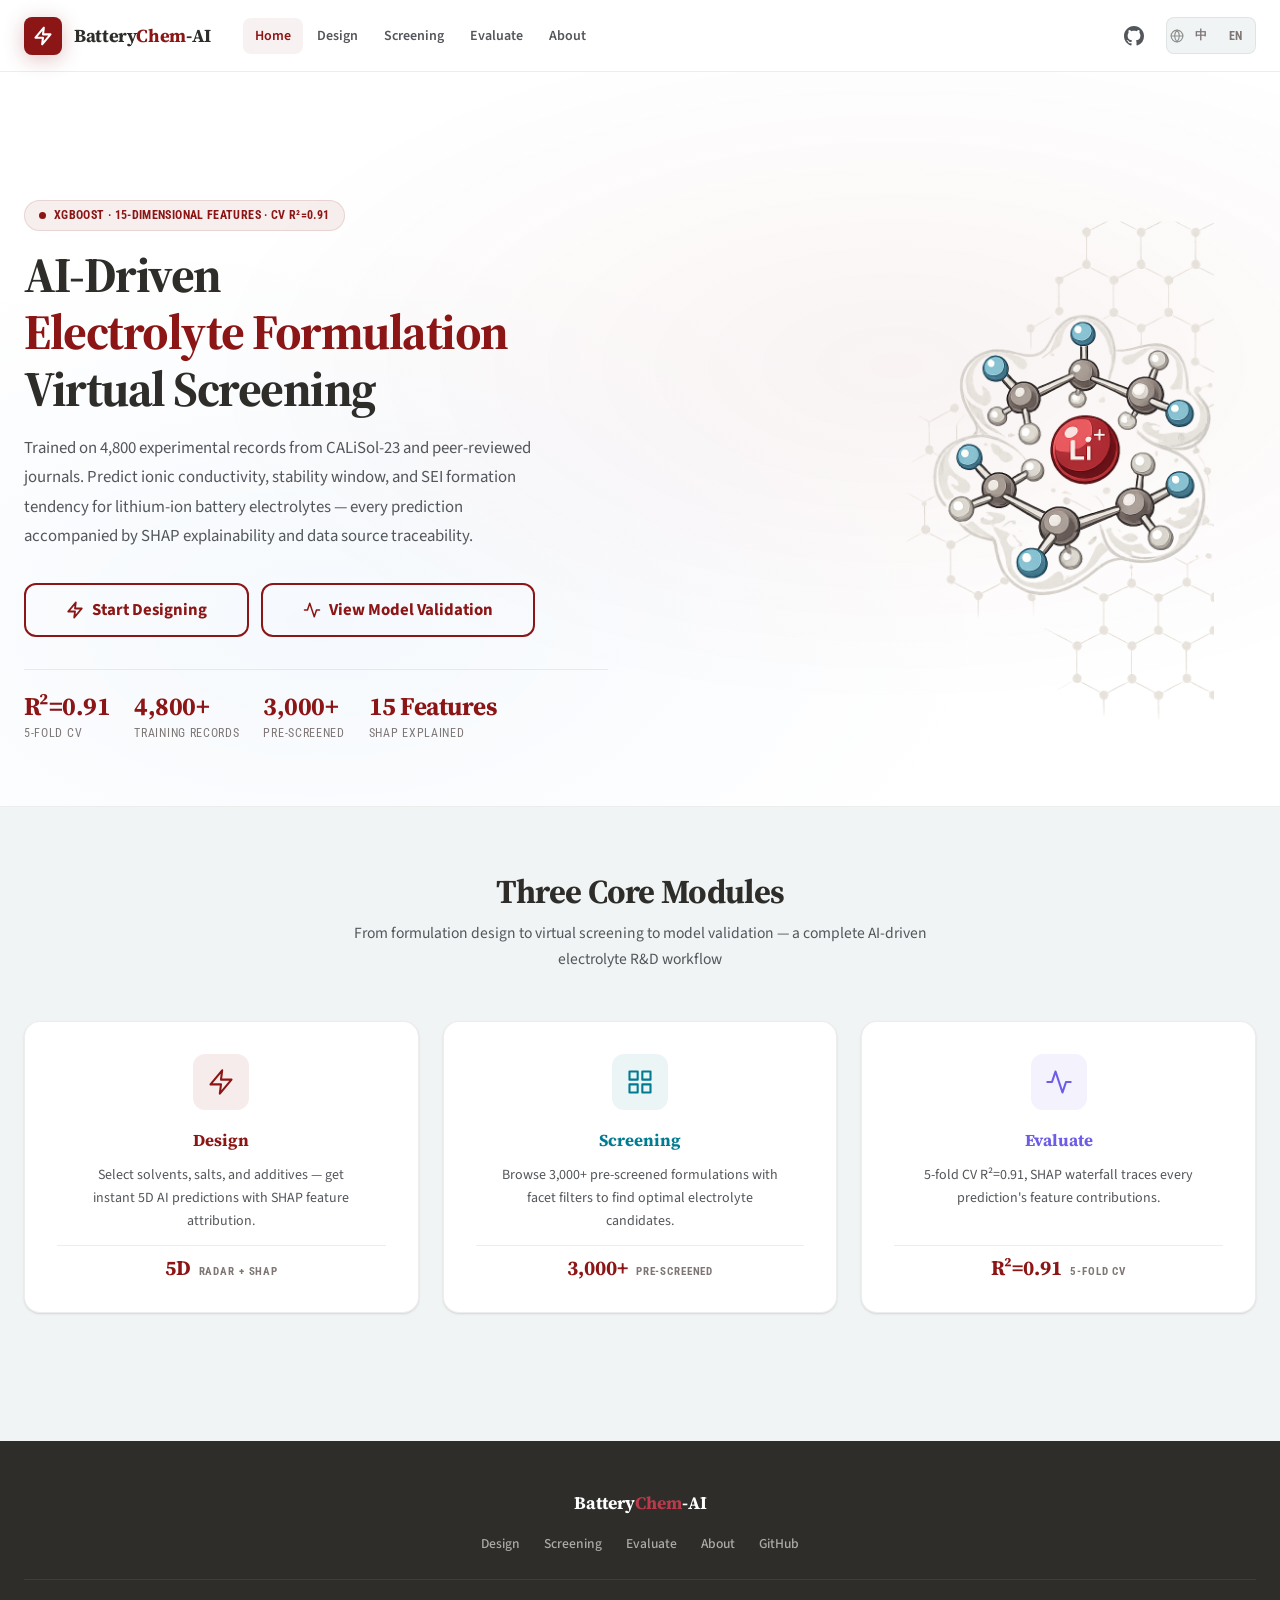
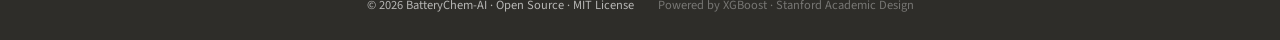
<file: index.html>
<!DOCTYPE html>
<html lang="zh-CN">
<head>
<meta charset="UTF-8">
<meta name="viewport" content="width=device-width, initial-scale=1.0">
<title>BatteryChem-AI — AI-Driven Electrolyte Formulation Screening</title>
<meta name="description" content="AI-driven virtual screening of lithium-ion battery electrolytes. XGBoost 15D model trained on 4,800 experimental records, CV R²=0.91, SHAP explainable. Built for the electrochemistry community.">
<link rel="preconnect" href="https://fonts.googleapis.com">
<link rel="preconnect" href="https://fonts.gstatic.com" crossorigin>
<link href="https://fonts.googleapis.com/css2?family=Source+Sans+3:ital,wght@0,300;0,400;0,600;0,700;1,400&family=Source+Serif+4:ital,wght@0,400;0,600;0,700;1,400&family=JetBrains+Mono:wght@400;500&family=Roboto+Condensed:wght@400;700&display=swap" rel="stylesheet">
<link rel="stylesheet" href="css/design-system.css">
</head>
<body>

<div id="nav-container"></div>

<!-- HERO -->
<section class="hero">
  <div class="hero-inner">
    <div class="anim-in">
      <div class="hero-eyebrow">
        <span class="hero-eyebrow-dot"></span>
        <span data-i18n="hero.eyebrow">XGBoost · 15 维特征 · CV R²=0.91</span>
      </div>
      <h1 data-i18n-html="hero.title">AI 驱动的<br><em>电解液配方</em><br>虚拟筛选</h1>
      <p class="hero-sub" data-i18n="hero.subtitle">基于 CALiSol-23 及同行评审期刊的 4,800 条实验数据训练，预测锂离子电池电解液的离子电导率、稳定性窗口与 SEI 成膜倾向。每个预测附带 SHAP 可解释性归因与数据来源追溯。</p>
      <div class="hero-actions">
        <a href="design.html" class="btn btn-secondary btn-xl">
          <svg width="18" height="18" viewBox="0 0 24 24" fill="none" stroke="currentColor" stroke-width="2.5" stroke-linecap="round" stroke-linejoin="round"><path d="M13 2L3 14h9l-1 8 10-12h-9l1-8z"/></svg>
          <span data-i18n="hero.cta1">开始配方设计</span>
        </a>
        <a href="evaluate.html" class="btn btn-secondary btn-xl">
          <svg width="18" height="18" viewBox="0 0 24 24" fill="none" stroke="currentColor" stroke-width="2" stroke-linecap="round" stroke-linejoin="round"><polyline points="22 12 18 12 15 21 9 3 6 12 2 12"/></svg>
          <span data-i18n="hero.cta2">查看模型验证</span>
        </a>
      </div>
      <div class="hero-stats">
        <div>
          <div class="hero-stat-val" data-i18n="hero.stat1.val">R²=0.91</div>
          <div class="hero-stat-label" data-i18n="hero.stat1.label">5 折交叉验证</div>
        </div>
        <div>
          <div class="hero-stat-val" data-i18n="hero.stat2.val">4,800+</div>
          <div class="hero-stat-label" data-i18n="hero.stat2.label">实验训练数据</div>
        </div>
        <div>
          <div class="hero-stat-val" data-i18n="hero.stat3.val">3,000+</div>
          <div class="hero-stat-label" data-i18n="hero.stat3.label">预筛选配方</div>
        </div>
        <div>
          <div class="hero-stat-val" data-i18n="hero.stat4.val">15 维</div>
          <div class="hero-stat-label" data-i18n="hero.stat4.label">SHAP 可解释</div>
        </div>
      </div>
    </div>

    <div class="hero-visual anim-in delay-2">
      <img src="assets/hero.png" alt="Lithium-ion electrolyte solvation structure — AI-driven virtual screening" style="width:100%;max-width:500px;height:auto;display:block">
    </div>
  </div>
</section>

<!-- MODULE OVERVIEW -->
<section class="section section-tinted">
  <div class="section-inner">
    <h2 class="section-title text-center" style="margin-bottom:var(--s2)" data-i18n="home.modules.title">三大核心模块</h2>
    <p class="section-desc text-center" style="margin:0 auto var(--s7)" data-i18n="home.modules.subtitle">从配方设计到虚拟筛选再到模型验证，完整的 AI 驱动电解液研发流程</p>
    <div class="method-grid">
      <a href="design.html" class="module-card" style="text-decoration:none;color:inherit">
        <div class="module-icon" style="background:rgba(140,21,21,0.08);color:var(--cardinal-red)">
          <svg width="28" height="28" viewBox="0 0 24 24" fill="none" stroke="currentColor" stroke-width="1.8" stroke-linecap="round" stroke-linejoin="round"><path d="M13 2L3 14h9l-1 8 10-12h-9l1-8z"/></svg>
        </div>
        <h3 style="color:var(--cardinal-red)" data-i18n="nav.design">配方设计</h3>
        <p data-i18n="home.modules.desc1">选择溶剂、锂盐和添加剂，即刻获得 5 维 AI 预测与 SHAP 特征归因。</p>
        <div class="module-stat">
          <span class="module-stat-num">5D</span>
          <span class="module-stat-lbl" data-i18n="home.modules.stat1">雷达图 + SHAP</span>
        </div>
      </a>
      <a href="screening.html" class="module-card" style="text-decoration:none;color:inherit">
        <div class="module-icon" style="background:rgba(0,124,146,0.08);color:var(--lagunita-blue)">
          <svg width="28" height="28" viewBox="0 0 24 24" fill="none" stroke="currentColor" stroke-width="1.8" stroke-linecap="round" stroke-linejoin="round"><rect x="3" y="3" width="7" height="7"/><rect x="14" y="3" width="7" height="7"/><rect x="14" y="14" width="7" height="7"/><rect x="3" y="14" width="7" height="7"/></svg>
        </div>
        <h3 style="color:var(--lagunita-blue)" data-i18n="nav.screening">高通量筛选</h3>
        <p data-i18n="home.modules.desc2">浏览 3,000+ 预筛选配方，分面筛选定位最优候选电解液组合。</p>
        <div class="module-stat">
          <span class="module-stat-num">3,000+</span>
          <span class="module-stat-lbl" data-i18n="home.modules.stat2">预筛选配方</span>
        </div>
      </a>
      <a href="evaluate.html" class="module-card" style="text-decoration:none;color:inherit">
        <div class="module-icon" style="background:rgba(108,92,231,0.08);color:var(--model-purple)">
          <svg width="28" height="28" viewBox="0 0 24 24" fill="none" stroke="currentColor" stroke-width="1.8" stroke-linecap="round" stroke-linejoin="round"><polyline points="22 12 18 12 15 21 9 3 6 12 2 12"/></svg>
        </div>
        <h3 style="color:var(--model-purple)" data-i18n="nav.evaluate">模型评估</h3>
        <p data-i18n="home.modules.desc3">5 折交叉验证 R²=0.91，SHAP 瀑布图追溯每个预测的特征贡献。</p>
        <div class="module-stat">
          <span class="module-stat-num">R²=0.91</span>
          <span class="module-stat-lbl" data-i18n="home.modules.stat3">5 折交叉验证</span>
        </div>
      </a>
    </div>
  </div>
</section>

<div id="footer-container"></div>

<script src="js/i18n-zh.js"></script>
<script src="js/i18n-en.js"></script>
<script src="js/i18n.js"></script>
<script src="js/nav.js"></script>
<script src="js/footer.js"></script>
<script>
I18n.init();
buildNav('home');
buildFooter();

// Re-apply on language change for dynamic nav/footer content
document.addEventListener('i18n-change', () => {
  buildNav('home');
  buildFooter();
});

// Intersection observer for scroll animations
const io = new IntersectionObserver(entries => {
  entries.forEach(entry => {
    if (entry.isIntersecting) entry.target.classList.add('anim-in');
  });
}, { threshold: 0.1 });
document.querySelectorAll('.module-card').forEach(el => io.observe(el));
</script>
</body>
</html>
</file>
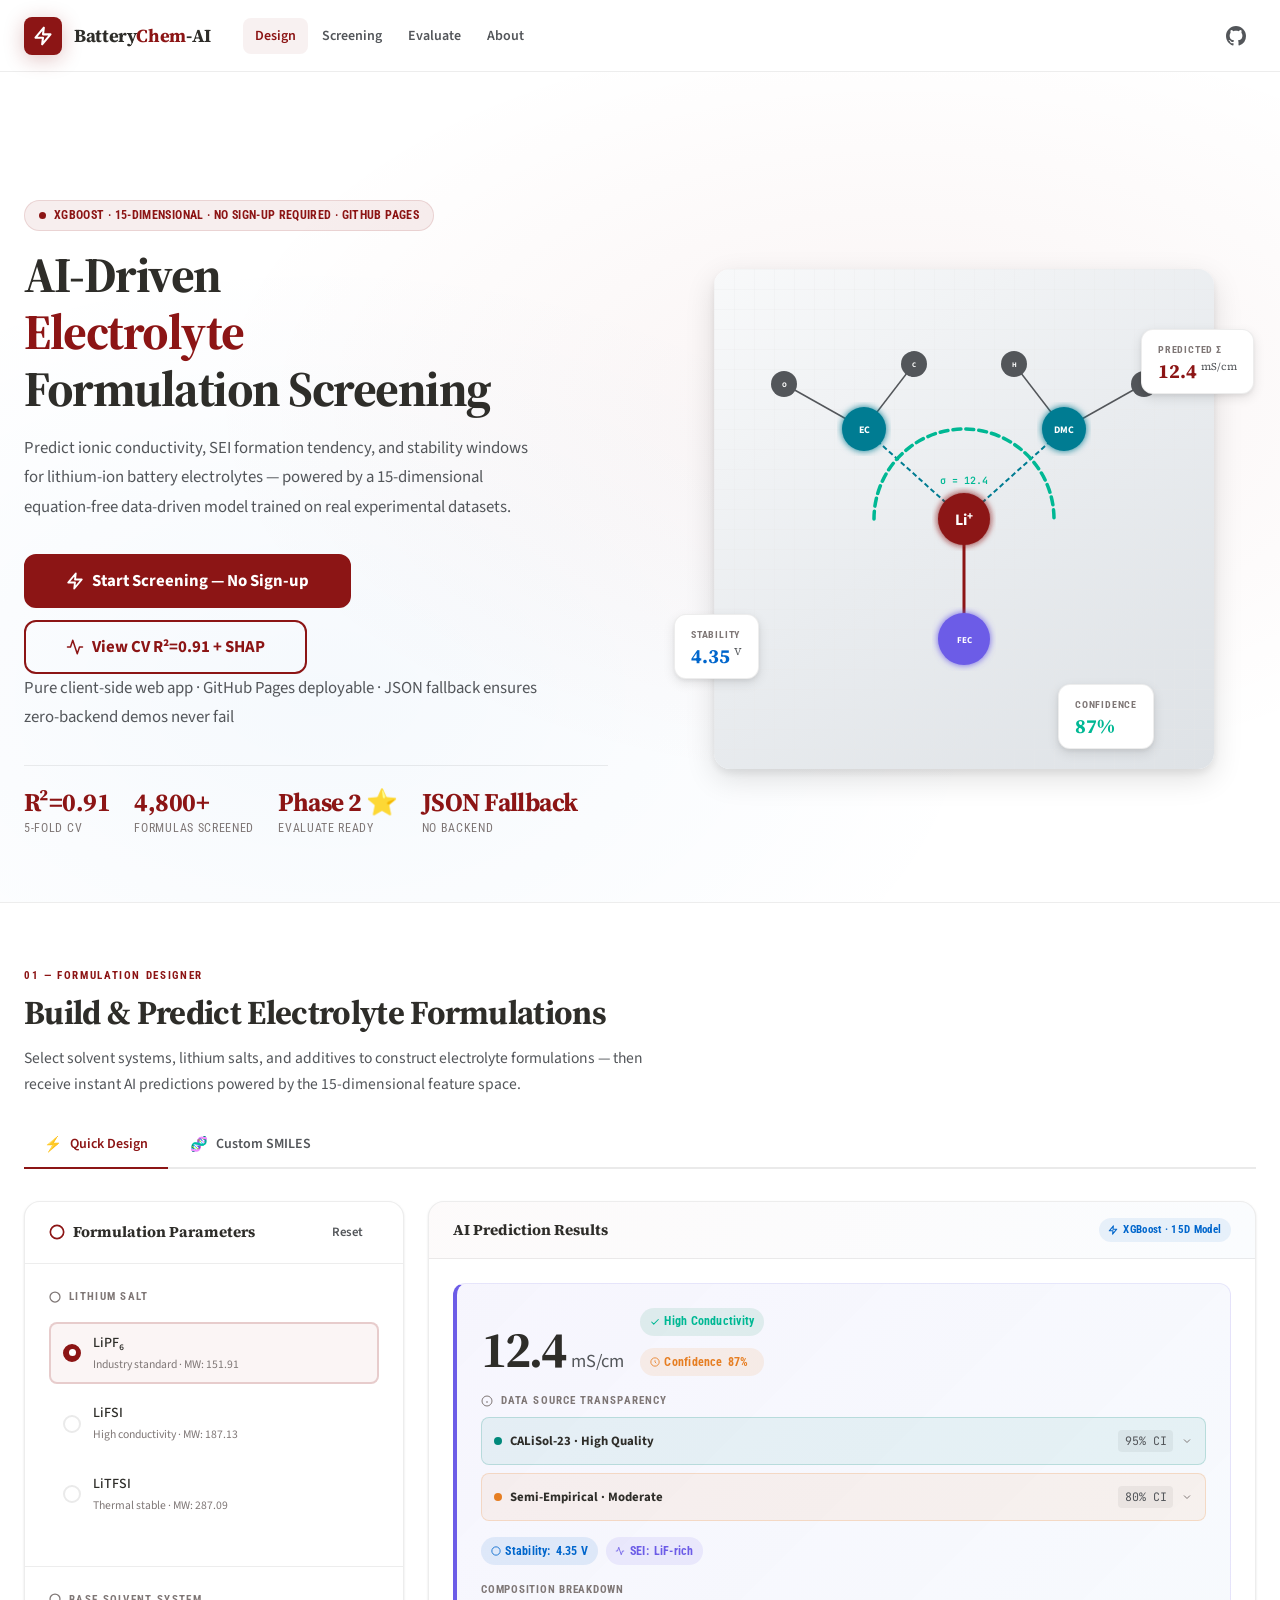
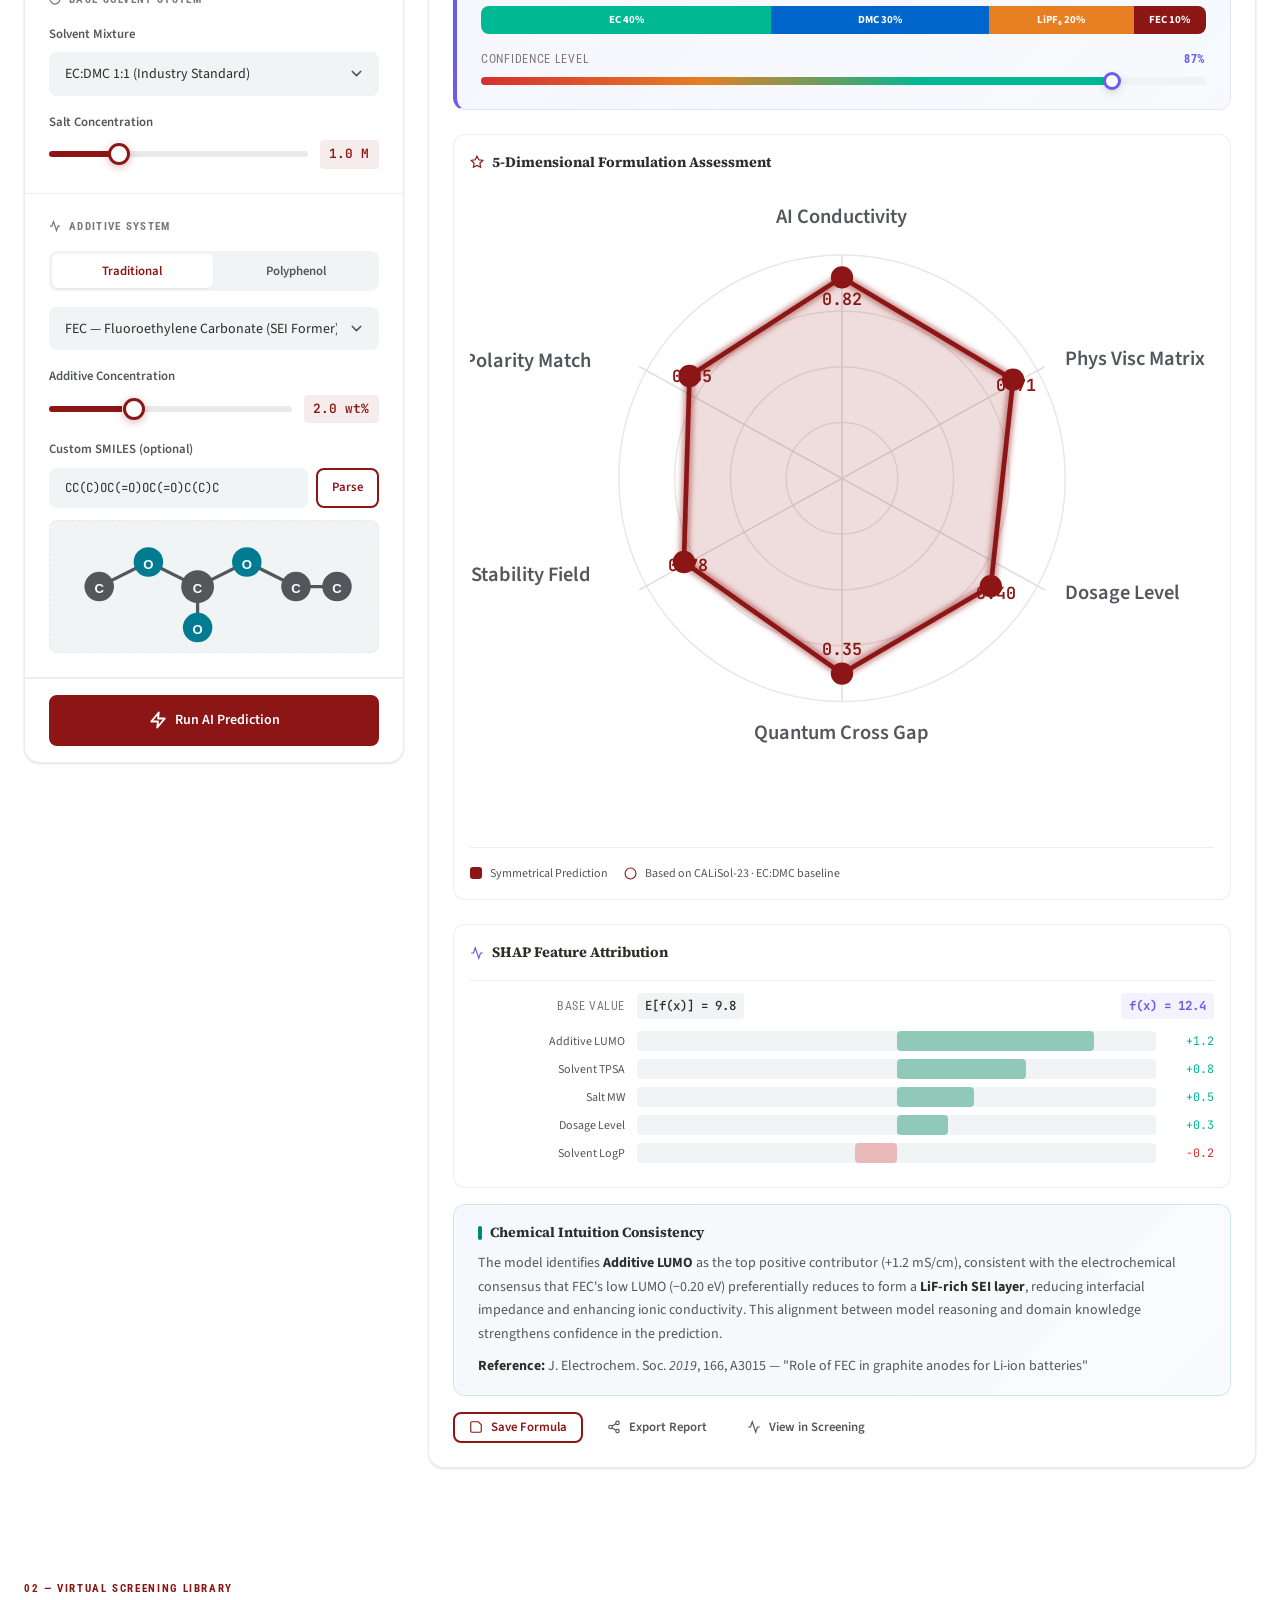
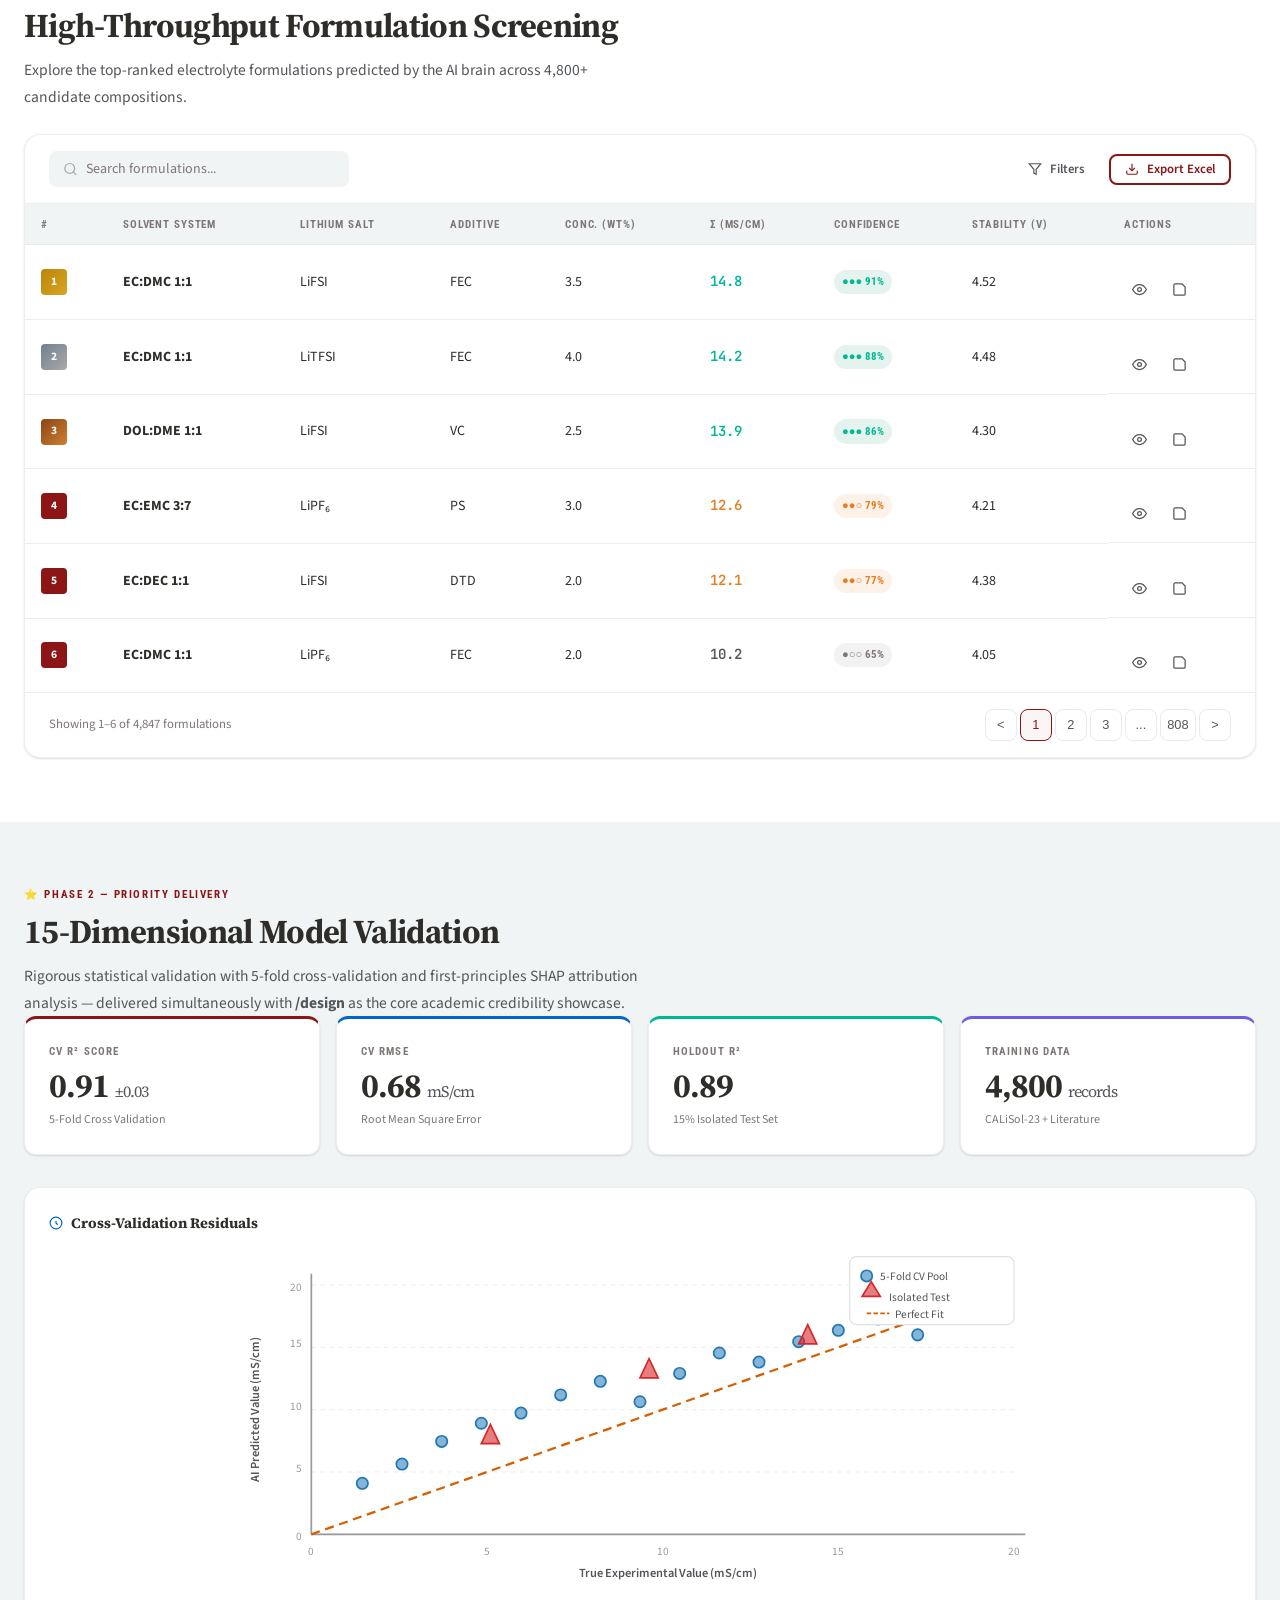
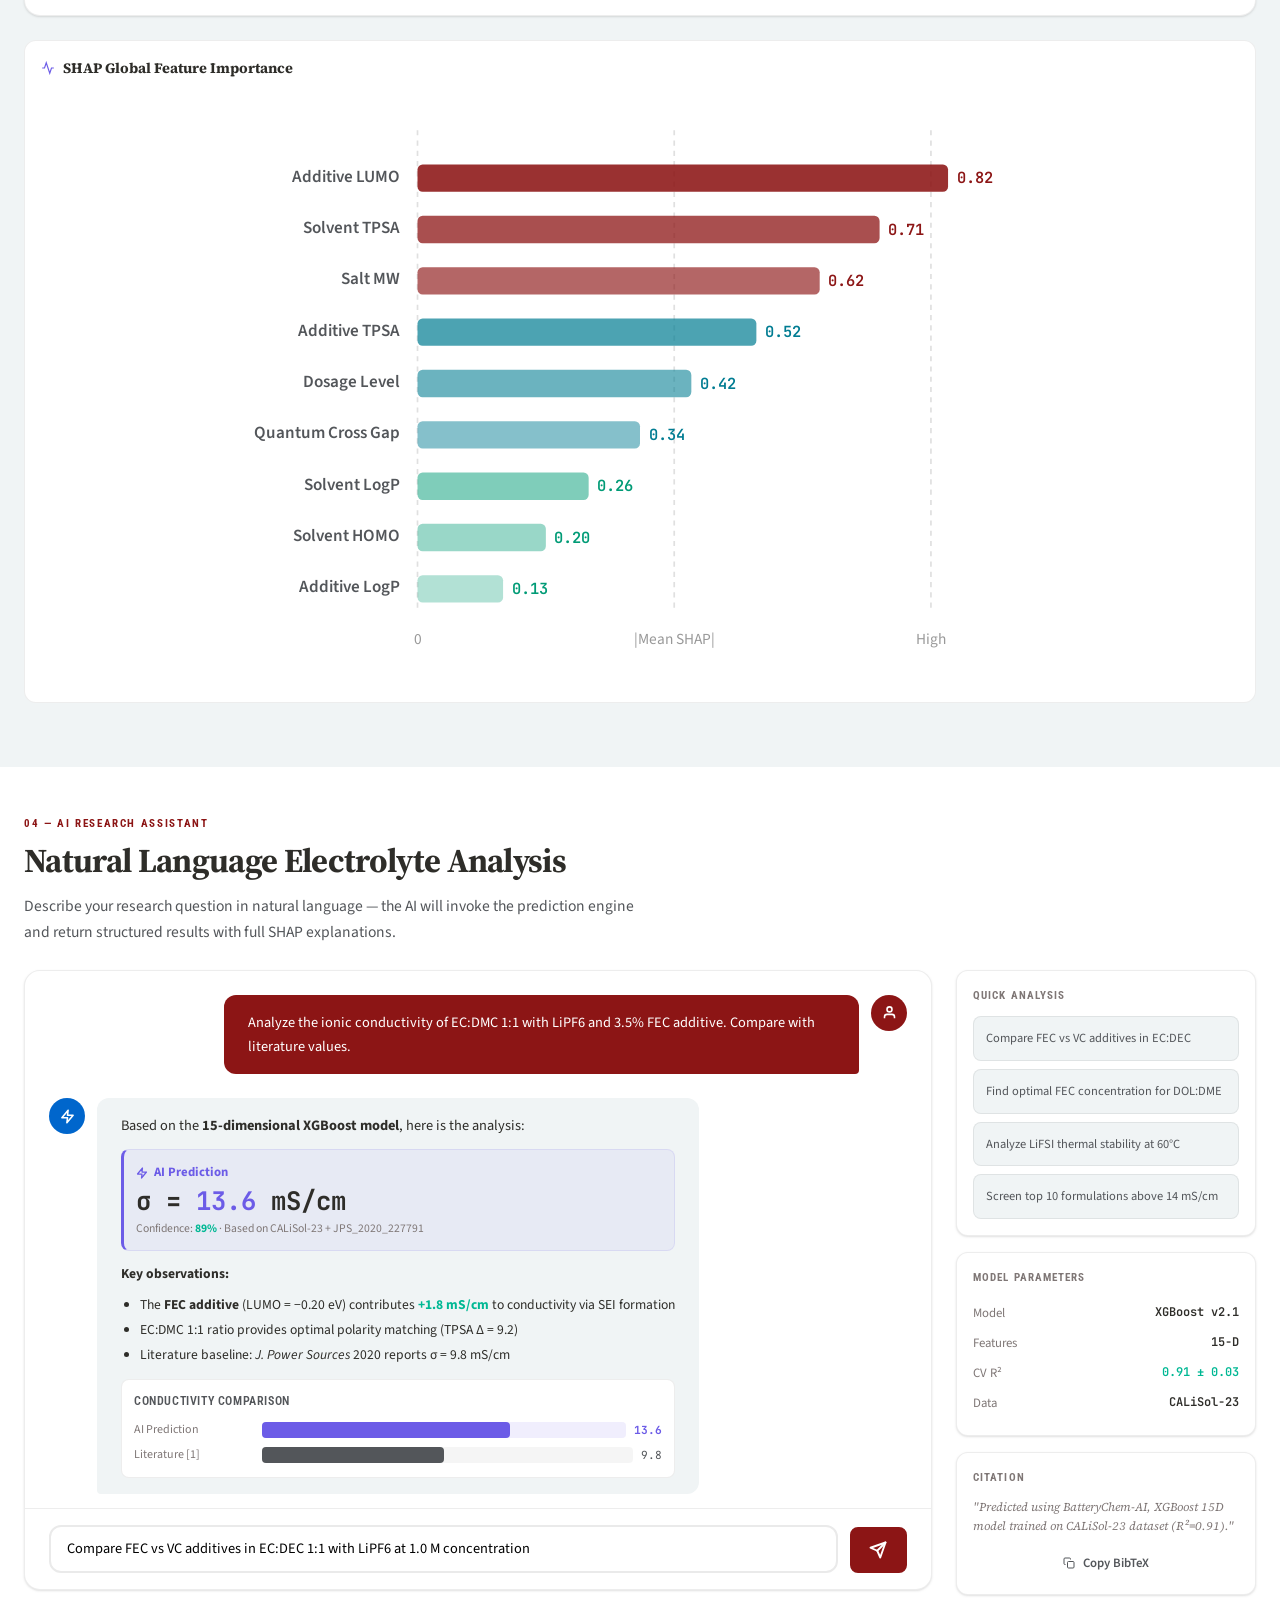
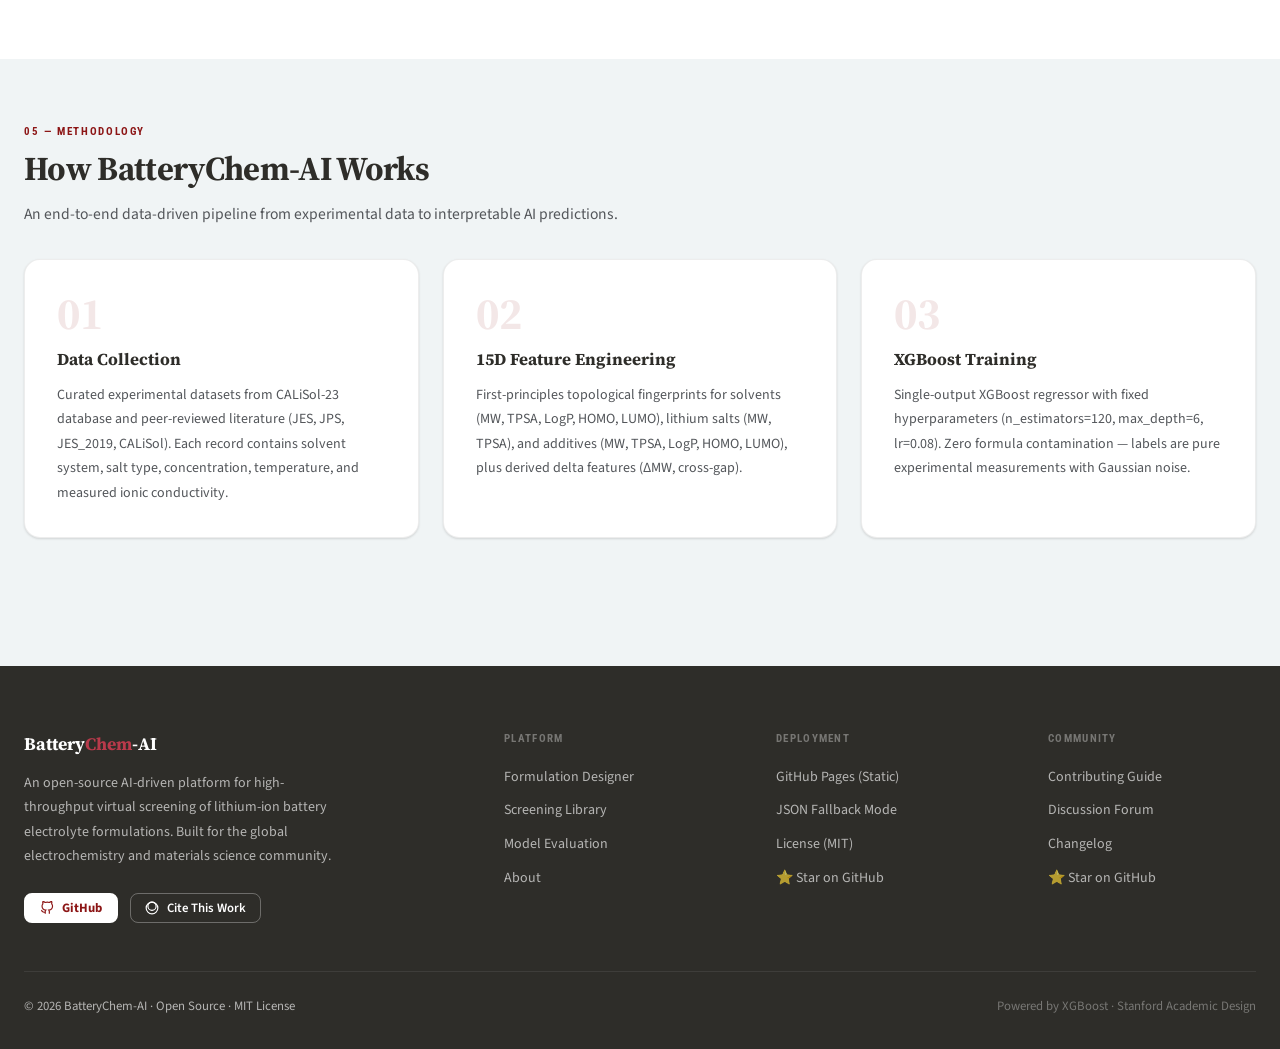
<file: docs/index.html>
<!DOCTYPE html>
<html lang="zh-CN">
<head>
<meta charset="UTF-8">
<meta name="viewport" content="width=device-width, initial-scale=1.0">
<title>BatteryChem-AI — Stanford Academic Web Prototype</title>
<link rel="preconnect" href="https://fonts.googleapis.com">
<link href="https://fonts.googleapis.com/css2?family=Source+Sans+3:ital,wght@0,300;0,400;0,600;0,700;1,400&family=Source+Serif+4:ital,wght@0,400;0,600;0,700;1,400&family=JetBrains+Mono:wght@400;500&family=Roboto+Condensed:wght@400;700&display=swap" rel="stylesheet">
<style>
/* ============================================================
   STANFORD ACADEMIC DESIGN SYSTEM — BatteryChem-AI
   ============================================================ */

:root {
  /* Stanford Official Colors */
  --cardinal-red:       #8C1515;
  --cardinal-red-dark:  #820000;
  --cardinal-red-light: #B83A4B;
  --lagunita-blue:      #007C92;
  --palo-alto-green:    #009B76;
  --poppy-orange:       #E98300;
  --off-white:          #F0F4F5;
  --text-primary:       #2E2D29;
  --text-secondary:      #53565A;
  --text-tertiary:       #7F7776;
  --cool-grey:          #53565A;
  --cool-grey-light:    #EAEAEA;
  --border-light:       rgba(0,0,0,0.07);

  /* AI4S Extended Palette */
  --electrolyte-blue:   #0066CC;
  --ion-orange:         #E67E22;
  --thermal-red:        #D63031;
  --model-purple:       #6C5CE7;
  --stable-green:       #00B894;
  --gold-accent:        #B8860B;
  --teal-accent:        #20B2AA;

  /* Typography */
  --font-heading:   'Source Serif 4', Georgia, 'Times New Roman', serif;
  --font-body:      'Source Sans 3', -apple-system, BlinkMacSystemFont, sans-serif;
  --font-code:      'JetBrains Mono', 'Fira Code', 'SF Mono', monospace;
  --font-condensed: 'Roboto Condensed', Arial Narrow, sans-serif;

  /* Spacing — 8px Grid */
  --s1: 0.25rem; --s2: 0.5rem; --s3: 0.75rem; --s4: 1rem;
  --s5: 1.5rem;  --s6: 2rem;   --s7: 3rem;   --s8: 4rem;
  --s9: 6rem;    --s10: 8rem;

  /* Border Radius */
  --r-sm: 4px; --r-md: 8px; --r-lg: 12px; --r-xl: 16px; --r-2xl: 24px;

  /* Shadows */
  --shadow-xs: 0 1px 2px rgba(0,0,0,0.05);
  --shadow-sm: 0 1px 3px rgba(0,0,0,0.08), 0 1px 2px rgba(0,0,0,0.06);
  --shadow-md: 0 4px 12px rgba(0,0,0,0.10), 0 2px 4px rgba(0,0,0,0.06);
  --shadow-lg: 0 10px 30px rgba(0,0,0,0.12), 0 4px 8px rgba(0,0,0,0.08);
  --shadow-xl: 0 25px 50px rgba(0,0,0,0.15);
  --shadow-cardinal: 0 4px 20px rgba(140,21,21,0.25);
  --shadow-electrolyte: 0 4px 20px rgba(0,102,204,0.2);

  /* Transitions */
  --t-instant: 50ms; --t-fast: 150ms; --t-normal: 250ms; --t-slow: 400ms;
  --ease-default: cubic-bezier(0.4,0,0.2,1);
  --ease-out: cubic-bezier(0,0,0.2,1);
  --ease-bounce: cubic-bezier(0.68,-0.55,0.265,1.55);
}

*, *::before, *::after { box-sizing: border-box; margin: 0; padding: 0; }
html { font-size: 16px; scroll-behavior: smooth; }
body {
  font-family: var(--font-body);
  font-size: 1rem;
  line-height: 1.6;
  color: var(--text-primary);
  background: var(--off-white);
  -webkit-font-smoothing: antialiased;
  -moz-osx-font-smoothing: grayscale;
}

/* ============================================================
   NAVIGATION
   ============================================================ */
.nav {
  position: sticky; top: 0; z-index: 100;
  background: rgba(255,255,255,0.95);
  backdrop-filter: blur(12px);
  -webkit-backdrop-filter: blur(12px);
  border-bottom: 1px solid var(--border-light);
  height: 72px;
  display: flex; align-items: center;
}
.nav-inner {
  max-width: 1280px; width: 100%; margin: 0 auto;
  padding: 0 var(--s5);
  display: flex; align-items: center; gap: var(--s6);
}
.nav-logo {
  display: flex; align-items: center; gap: var(--s3);
  text-decoration: none; flex-shrink: 0;
}
.nav-logo-icon {
  width: 38px; height: 38px;
  background: var(--cardinal-red);
  border-radius: var(--r-md);
  display: flex; align-items: center; justify-content: center;
  box-shadow: var(--shadow-cardinal);
}
.nav-logo-text {
  font-family: var(--font-heading);
  font-size: 1.15rem; font-weight: 700;
  color: var(--text-primary); letter-spacing: -0.02em;
}
.nav-logo-text span { color: var(--cardinal-red); }
.nav-links { display: flex; align-items: center; gap: 2px; list-style: none; flex: 1; }
.nav-links a {
  font-size: 0.875rem; font-weight: 600; color: var(--text-secondary);
  text-decoration: none; padding: 0.5rem 0.75rem;
  border-radius: var(--r-md); transition: all var(--t-fast);
  position: relative;
}
.nav-links a:hover { color: var(--text-primary); background: rgba(0,0,0,0.04); }
.nav-links a.active {
  color: var(--cardinal-red);
  background: rgba(140,21,21,0.06);
}
.nav-right { display: flex; align-items: center; gap: var(--s2); margin-left: auto; }
.nav-github { display: flex; align-items: center; justify-content: center; }

/* ============================================================
   BUTTON SYSTEM
   ============================================================ */
.btn {
  display: inline-flex; align-items: center; justify-content: center; gap: var(--s2);
  padding: 0.625rem 1.25rem; font-family: var(--font-body);
  font-size: 0.875rem; font-weight: 600; line-height: 1;
  border-radius: var(--r-md); border: 2px solid transparent;
  cursor: pointer; transition: all var(--t-fast);
  text-decoration: none; white-space: nowrap; user-select: none;
}
.btn-primary { background: var(--cardinal-red); color: white; border-color: var(--cardinal-red); }
.btn-primary:hover { background: var(--cardinal-red-dark); border-color: var(--cardinal-red-dark); transform: translateY(-1px); box-shadow: var(--shadow-cardinal); }
.btn-primary:active { transform: translateY(0); box-shadow: none; }
.btn-secondary { background: transparent; color: var(--cardinal-red); border-color: var(--cardinal-red); }
.btn-secondary:hover { background: var(--cardinal-red); color: white; }
.btn-ghost { background: transparent; color: var(--text-secondary); border-color: transparent; }
.btn-ghost:hover { background: rgba(0,0,0,0.05); color: var(--text-primary); }
.btn-outline-ghost { background: transparent; color: var(--text-secondary); border: 1.5px solid var(--cool-grey-light); }
.btn-outline-ghost:hover { border-color: var(--text-secondary); color: var(--text-primary); }
.btn-lg { padding: 0.875rem 2rem; font-size: 1rem; border-radius: var(--r-lg); }
.btn-sm { padding: 0.4rem 0.875rem; font-size: 0.8rem; }
.btn-xl { padding: 1rem 2.5rem; font-size: 1.05rem; border-radius: var(--r-lg); font-weight: 700; }
.icon-btn {
  width: 40px; height: 40px; border-radius: var(--r-md);
  display: flex; align-items: center; justify-content: center;
  background: transparent; border: none; cursor: pointer;
  color: var(--text-secondary); transition: all var(--t-fast);
}
.icon-btn:hover { background: rgba(0,0,0,0.06); color: var(--text-primary); }
.icon-btn-sm { width: 32px; height: 32px; border-radius: var(--r-sm); }

/* ============================================================
   HERO SECTION
   ============================================================ */
.hero {
  position: relative; overflow: hidden; background: white;
  border-bottom: 1px solid var(--border-light);
}
.hero::before {
  content: ''; position: absolute; inset: 0;
  background:
    radial-gradient(ellipse at 70% 40%, rgba(140,21,21,0.05) 0%, transparent 55%),
    radial-gradient(ellipse at 25% 75%, rgba(0,102,204,0.04) 0%, transparent 50%);
  pointer-events: none;
}
.hero-inner {
  max-width: 1280px; margin: 0 auto;
  padding: var(--s10) var(--s5) var(--s8);
  display: grid; grid-template-columns: 1fr 1fr;
  gap: var(--s8); align-items: center; position: relative;
}
.hero-eyebrow {
  display: inline-flex; align-items: center; gap: var(--s2);
  background: rgba(140,21,21,0.07); color: var(--cardinal-red);
  border: 1px solid rgba(140,21,21,0.12);
  padding: 0.3rem 0.875rem; border-radius: 100px;
  font-size: 0.75rem; font-weight: 700; letter-spacing: 0.03em;
  margin-bottom: var(--s4); width: fit-content;
  font-family: var(--font-condensed);
  text-transform: uppercase;
}
.hero-eyebrow-dot {
  width: 7px; height: 7px; background: var(--cardinal-red);
  border-radius: 50%; animation: pulse-dot 2.5s ease-in-out infinite;
}
@keyframes pulse-dot { 0%,100% { opacity:1;transform:scale(1); } 50% { opacity:0.4;transform:scale(0.75); } }
.hero h1 {
  font-family: var(--font-heading);
  font-size: clamp(2rem,4vw,3.1rem);
  font-weight: 700; line-height: 1.15; color: var(--text-primary);
  letter-spacing: -0.03em; margin-bottom: var(--s4);
}
.hero h1 em { font-style: normal; color: var(--cardinal-red); }
.hero-sub {
  font-size: 1.05rem; color: var(--text-secondary); line-height: 1.75;
  max-width: 520px; margin-bottom: var(--s6);
}
.hero-actions { display: flex; gap: var(--s3); flex-wrap: wrap; }
.hero-stats {
  display: flex; gap: var(--s5); margin-top: var(--s6);
  padding-top: var(--s5); border-top: 1px solid var(--border-light);
}
.hero-stat-val {
  font-family: var(--font-heading); font-size: 1.6rem;
  font-weight: 700; color: var(--cardinal-red); line-height: 1; letter-spacing: -0.02em;
}
.hero-stat-label { font-size: 0.72rem; color: var(--text-tertiary); margin-top: 0.25rem; font-family: var(--font-condensed); text-transform: uppercase; letter-spacing: 0.06em; }

/* Molecule Visual */
.hero-visual { position: relative; display: flex; align-items: center; justify-content: center; }
.hero-canvas-wrap { width: 100%; max-width: 500px; position: relative; }
.hero-cardinal-bg {
  width: 100%; aspect-ratio: 1;
  background: linear-gradient(145deg, #f8f9fa 0%, #e9ecef 50%, #dee2e6 100%);
  border-radius: var(--r-xl);
  box-shadow: var(--shadow-lg);
  overflow: hidden; position: relative;
}
.hero-float {
  position: absolute; background: white; border-radius: var(--r-lg);
  padding: var(--s3) var(--s4); box-shadow: var(--shadow-md);
  border: 1px solid var(--border-light);
  animation: float-soft 5s ease-in-out infinite;
}
.hero-float:nth-child(2) { top: 12%; right: -8%; animation-delay: -1.5s; }
.hero-float:nth-child(3) { bottom: 18%; left: -8%; animation-delay: -3s; }
.hero-float:nth-child(4) { bottom: 4%; right: 12%; animation-delay: -0.5s; }
@keyframes float-soft { 0%,100% { transform: translateY(0px); } 50% { transform: translateY(-10px); } }
.flo-label { font-size: 0.62rem; font-weight: 700; color: var(--text-tertiary); text-transform: uppercase; letter-spacing: 0.08em; margin-bottom: 0.2rem; font-family: var(--font-condensed); }
.flo-val { font-family: var(--font-heading); font-size: 1.25rem; font-weight: 700; color: var(--text-primary); line-height: 1; }
.flo-val sup { font-size: 0.65rem; font-weight: 400; color: var(--text-secondary); }
.flo-val.red { color: var(--cardinal-red); }
.flo-val.blue { color: var(--electrolyte-blue); }
.flo-val.green { color: var(--stable-green); }

/* ============================================================
   SECTIONS
   ============================================================ */
.section { padding: var(--s8) 0; }
.section-white { background: white; }
.section-tinted { background: var(--off-white); }
.section-inner { max-width: 1280px; margin: 0 auto; padding: 0 var(--s5); }
.section-eyebrow {
  font-family: var(--font-condensed); font-size: 0.68rem; font-weight: 700;
  letter-spacing: 0.15em; text-transform: uppercase; color: var(--cardinal-red); margin-bottom: var(--s2);
}
.section-title {
  font-family: var(--font-heading); font-size: clamp(1.5rem,3vw,2.1rem);
  font-weight: 700; color: var(--text-primary); letter-spacing: -0.02em; line-height: 1.2; margin-bottom: var(--s3);
}
.section-desc { font-size: 0.975rem; color: var(--text-secondary); max-width: 620px; line-height: 1.7; }

/* ============================================================
   TABS
   ============================================================ */
.tab-nav {
  display: flex; gap: 2px; border-bottom: 2px solid var(--cool-grey-light);
  margin-bottom: var(--s6);
}
.tab-btn {
  display: flex; align-items: center; gap: var(--s2); padding: 0.75rem 1.25rem;
  font-family: var(--font-body); font-size: 0.875rem; font-weight: 600;
  color: var(--text-secondary); background: none; border: none; cursor: pointer;
  position: relative; transition: all var(--t-fast);
  border-bottom: 2px solid transparent; margin-bottom: -2px;
}
.tab-btn:hover { color: var(--text-primary); }
.tab-btn.active { color: var(--cardinal-red); border-bottom-color: var(--cardinal-red); }
.tab-icon { font-size: 0.9rem; }

/* ============================================================
   DESIGNER MODULE
   ============================================================ */
.designer-grid { display: grid; grid-template-columns: 380px 1fr; gap: var(--s5); align-items: start; }
.designer-panel { background: white; border-radius: var(--r-xl); box-shadow: var(--shadow-sm); border: 1px solid var(--border-light); overflow: hidden; }
.panel-hdr {
  padding: var(--s4) var(--s5); border-bottom: 1px solid var(--border-light);
  display: flex; align-items: center; justify-content: space-between;
}
.panel-hdr-title { font-family: var(--font-heading); font-size: 0.95rem; font-weight: 700; color: var(--text-primary); display: flex; align-items: center; gap: var(--s2); }
.panel-body { }
.panel-section { padding: var(--s5); border-bottom: 1px solid var(--border-light); }
.panel-section:last-child { border-bottom: none; }
.panel-section-title {
  font-size: 0.68rem; font-weight: 700; letter-spacing: 0.12em;
  text-transform: uppercase; color: var(--text-tertiary); margin-bottom: var(--s4);
  display: flex; align-items: center; gap: var(--s2); font-family: var(--font-condensed);
}
.form-group { margin-bottom: var(--s4); }
.form-group:last-child { margin-bottom: 0; }
.form-label { display: block; font-size: 0.8rem; font-weight: 600; color: var(--text-secondary); margin-bottom: var(--s2); }
.form-select, .form-input {
  width: 100%; padding: 0.6rem 0.875rem; font-family: var(--font-body);
  font-size: 0.875rem; color: var(--text-primary); background: var(--off-white);
  border: 2px solid transparent; border-radius: var(--r-md); transition: all var(--t-fast);
  appearance: none; cursor: pointer; outline: none;
}
.form-select:focus, .form-input:focus {
  border-color: var(--cardinal-red); background: white;
  box-shadow: 0 0 0 3px rgba(140,21,21,0.08);
}
.form-select {
  background-image: url("data:image/svg+xml,%3Csvg xmlns='http://www.w3.org/2000/svg' width='18' height='18' viewBox='0 0 24 24' fill='none' stroke='%2353565A' stroke-width='2' stroke-linecap='round' stroke-linejoin='round'%3E%3Cpolyline points='6 9 12 15 18 9'%3E%3C/polyline%3E%3C/svg%3E");
  background-repeat: no-repeat; background-position: right 12px center; background-size: 17px; padding-right: 40px;
}
.form-input { cursor: text; }

/* Slider */
.slider-wrap { display: flex; align-items: center; gap: var(--s3); }
.slider {
  -webkit-appearance: none; flex: 1; height: 6px; border-radius: 3px;
  background: linear-gradient(to right, var(--cardinal-red) 0%, var(--cardinal-red) var(--val,30%), var(--cool-grey-light) var(--val,30%), var(--cool-grey-light) 100%);
  outline: none; cursor: pointer;
}
.slider::-webkit-slider-thumb {
  -webkit-appearance: none; width: 22px; height: 22px; border-radius: 50%;
  background: white; border: 3px solid var(--cardinal-red); cursor: pointer;
  box-shadow: 0 2px 8px rgba(140,21,21,0.3); transition: transform var(--t-fast);
}
.slider::-webkit-slider-thumb:hover { transform: scale(1.15); }
.slider-val {
  font-family: var(--font-code); font-size: 0.8rem; font-weight: 600;
  color: var(--cardinal-red); background: rgba(140,21,21,0.08);
  padding: 0.25rem 0.6rem; border-radius: var(--r-sm); min-width: 52px; text-align: center;
}

/* Mode Selector */
.mode-selector {
  display: flex; background: var(--off-white); border-radius: var(--r-md);
  padding: 3px; gap: 3px; margin-bottom: var(--s4);
}
.mode-opt {
  flex: 1; padding: 0.5rem; font-size: 0.8rem; font-weight: 600; text-align: center;
  border-radius: 6px; cursor: pointer; transition: all var(--t-fast);
  color: var(--text-secondary); border: none; background: none; font-family: var(--font-body);
}
.mode-opt.active { background: white; color: var(--cardinal-red); box-shadow: var(--shadow-xs); }

/* Radio Group */
.radio-group { display: flex; flex-direction: column; gap: var(--s2); margin-bottom: var(--s4); }
.radio-item {
  display: flex; align-items: center; gap: var(--s3); padding: var(--s2) var(--s3);
  border-radius: var(--r-md); cursor: pointer; transition: all var(--t-fast);
  border: 2px solid transparent;
}
.radio-item:hover { background: var(--off-white); }
.radio-item.selected { background: rgba(140,21,21,0.04); border-color: rgba(140,21,21,0.18); }
.radio-dot {
  width: 18px; height: 18px; border-radius: 50%; border: 2px solid var(--cool-grey-light);
  display: flex; align-items: center; justify-content: center; flex-shrink: 0; transition: all var(--t-fast);
}
.radio-item.selected .radio-dot { border-color: var(--cardinal-red); background: var(--cardinal-red); }
.radio-dot::after { content: ''; width: 7px; height: 7px; border-radius: 50%; background: white; opacity: 0; transition: opacity var(--t-fast); }
.radio-item.selected .radio-dot::after { opacity: 1; }
.radio-lbl { font-size: 0.875rem; font-weight: 500; color: var(--text-primary); }
.radio-sub { font-size: 0.73rem; color: var(--text-tertiary); margin-top: 0.1rem; }

/* SMILES Input */
.smiles-wrap { display: flex; gap: var(--s2); align-items: stretch; }
.smiles-wrap .form-input { font-family: var(--font-code); font-size: 0.78rem; }
.molecule-preview {
  min-height: 80px; background: var(--off-white); border-radius: var(--r-md);
  border: 1.5px dashed var(--cool-grey-light);
  display: flex; align-items: center; justify-content: center;
  margin-top: var(--s3); overflow: hidden; position: relative;
}

/* Panel Action Area */
.panel-action { padding: var(--s4) var(--s5); border-top: 1px solid var(--border-light); }

/* ============================================================
   RESULTS PANEL
   ============================================================ */
.results-panel { background: white; border-radius: var(--r-xl); box-shadow: var(--shadow-sm); border: 1px solid var(--border-light); overflow: hidden; }
.results-hdr {
  padding: var(--s4) var(--s5); border-bottom: 1px solid var(--border-light);
  display: flex; align-items: center; justify-content: space-between;
  background: linear-gradient(105deg, rgba(140,21,21,0.02) 0%, rgba(0,102,204,0.02) 100%);
}
.results-hdr-l { font-family: var(--font-heading); font-size: 0.95rem; font-weight: 700; color: var(--text-primary); }
.results-hdr-badge {
  font-size: 0.68rem; font-weight: 700; background: rgba(0,102,204,0.08);
  color: var(--electrolyte-blue); padding: 0.22rem 0.6rem; border-radius: 100px;
  display: flex; align-items: center; gap: 0.3rem; font-family: var(--font-condensed); letter-spacing: 0.03em;
}
.results-body { padding: var(--s5); }

/* Prediction Card */
.pred-card {
  background: linear-gradient(135deg, rgba(108,92,231,0.06) 0%, rgba(0,102,204,0.03) 100%);
  border: 1px solid rgba(108,92,231,0.12); border-radius: var(--r-lg);
  padding: var(--s5); margin-bottom: var(--s5); border-left: 4px solid var(--model-purple);
}
.pred-top { display: flex; align-items: flex-end; gap: var(--s4); margin-bottom: var(--s4); }
.pred-big-num {
  font-family: var(--font-heading); font-size: 3.2rem; font-weight: 700;
  color: var(--text-primary); line-height: 1; letter-spacing: -0.04em;
}
.pred-big-unit { font-size: 1.15rem; color: var(--text-secondary); margin-left: 0.2rem; font-weight: 400; }
.pred-badges { display: flex; flex-direction: column; gap: var(--s2); }
.pred-badge {
  display: inline-flex; align-items: center; gap: 0.3rem;
  font-size: 0.73rem; font-weight: 700; padding: 0.28rem 0.6rem; border-radius: 100px;
  font-family: var(--font-condensed); letter-spacing: 0.02em;
}
.badge-green { background: rgba(0,135,90,0.1); color: var(--stable-green); }
.badge-orange { background: rgba(230,126,34,0.1); color: var(--ion-orange); }
.badge-blue { background: rgba(0,102,204,0.1); color: var(--electrolyte-blue); }
.badge-purple { background: rgba(108,92,231,0.1); color: var(--model-purple); }
.badge-red { background: rgba(140,21,21,0.1); color: var(--cardinal-red); }

/* Meta Row */
.pred-meta { display: flex; gap: var(--s2); flex-wrap: wrap; margin-bottom: var(--s4); }

/* Formula Bar */
.formula-bar-section { margin-top: var(--s4); }
.formula-bar-label { font-size: 0.68rem; font-weight: 700; color: var(--text-tertiary); text-transform: uppercase; letter-spacing: 0.07em; margin-bottom: var(--s2); font-family: var(--font-condensed); }
.conc-bar { display: flex; height: 28px; border-radius: var(--r-md); overflow: hidden; background: var(--off-white); }
.conc-seg { display: flex; align-items: center; justify-content: center; font-size: 0.68rem; font-weight: 700; color: white; min-width: 0; overflow: hidden; white-space: nowrap; transition: flex var(--t-slow) var(--ease-default); }
.seg-ec { background: var(--stable-green); }
.seg-dmc { background: var(--electrolyte-blue); }
.seg-emc { background: var(--teal-accent); }
.seg-salt { background: var(--ion-orange); }
.seg-add { background: var(--cardinal-red); }
.seg-pp { background: var(--model-purple); }

/* Data Source Citation Badges */
.citation-section { margin-bottom: var(--s4); }
.citation-label { font-size: 0.68rem; font-weight: 700; color: var(--text-tertiary); text-transform: uppercase; letter-spacing: 0.1em; margin-bottom: var(--s2); display: flex; align-items: center; gap: var(--s2); font-family: var(--font-condensed); }
.citation-badges { display: flex; flex-direction: column; gap: var(--s2); }
.cite-badge {
  border-radius: var(--r-md); padding: var(--s3); font-size: 0.8rem;
  transition: all var(--t-fast); cursor: pointer; border: 1px solid transparent;
}
.cite-badge:hover { box-shadow: var(--shadow-sm); }
.cite-high { background: rgba(0,137,123,0.07); border-color: rgba(0,137,123,0.2); }
.cite-estimate { background: rgba(230,126,34,0.07); border-color: rgba(230,126,34,0.2); }
.cite-badge-header { display: flex; align-items: center; gap: var(--s2); }
.cite-dot { width: 8px; height: 8px; border-radius: 50%; flex-shrink: 0; }
.cite-high .cite-dot { background: #00897B; }
.cite-estimate .cite-dot { background: #E67E22; }
.cite-source { font-weight: 700; color: var(--text-primary); flex: 1; }
.cite-ci { font-family: var(--font-code); font-size: 0.73rem; color: var(--text-secondary); background: rgba(0,0,0,0.05); padding: 0.1rem 0.4rem; border-radius: var(--r-sm); }
.cite-toggle { background: none; border: none; cursor: pointer; color: var(--text-tertiary); padding: 0; display: flex; align-items: center; transition: transform var(--t-fast); }
.cite-toggle:hover { color: var(--text-primary); }
.cite-badge-detail {
  max-height: 0; overflow: hidden;
  transition: max-height var(--t-normal) ease, padding var(--t-fast);
  padding: 0;
}
.cite-badge-detail.open {
  max-height: 300px;
  padding-top: var(--s3);
}
.cite-detail-row { display: flex; gap: var(--s3); font-size: 0.75rem; padding: 0.25rem 0; border-bottom: 1px solid rgba(0,0,0,0.05); }
.cite-detail-row span:first-child { color: var(--text-tertiary); min-width: 90px; flex-shrink: 0; }
.cite-detail-row span:last-child { color: var(--text-primary); font-family: var(--font-code); }
.cite-actions { display: flex; gap: var(--s2); margin-top: var(--s2); }
.cite-action-btn { background: rgba(0,0,0,0.06); border: none; border-radius: var(--r-sm); padding: 0.2rem 0.5rem; font-size: 0.72rem; color: var(--text-secondary); cursor: pointer; transition: all var(--t-fast); font-family: var(--font-body); }
.cite-action-btn:hover { background: rgba(0,0,0,0.1); color: var(--text-primary); }

/* Chem Intuition Box */
.chem-intuition { background: linear-gradient(135deg, rgba(0,102,204,0.04) 0%, rgba(0,137,123,0.03) 100%); border: 1px solid rgba(0,137,123,0.15); border-radius: var(--r-lg); padding: var(--s4) var(--s5); margin-top: var(--s4); }
.chem-intuition-title { font-family: var(--font-heading); font-size: 0.875rem; font-weight: 700; color: var(--text-primary); margin-bottom: var(--s2); display: flex; align-items: center; gap: var(--s2); }
.chem-intuition-title::before { content: ''; display: inline-block; width: 4px; height: 1em; background: #00897B; border-radius: 2px; }
.chem-intuition p { font-size: 0.875rem; color: var(--text-secondary); line-height: 1.7; }
.chem-intuition p strong { color: var(--text-primary); }

/* Offline Mode Banner */
.offline-banner {
  display: none;
  align-items: center; gap: var(--s2);
  background: rgba(230,126,34,0.1); border: 1px solid rgba(230,126,34,0.25);
  border-radius: var(--r-md); padding: var(--s2) var(--s3);
  font-size: 0.78rem; color: #E67E22; font-weight: 600;
  margin-bottom: var(--s3);
}
.offline-banner.show { display: flex; }
.offline-dot { width: 8px; height: 8px; border-radius: 50%; background: #E67E22; animation: pulse-dot 1.5s infinite; }

/* Confidence */
.conf-section { margin-top: var(--s4); }
.conf-label { display: flex; justify-content: space-between; font-size: 0.73rem; color: var(--text-tertiary); margin-bottom: var(--s2); font-family: var(--font-condensed); text-transform: uppercase; letter-spacing: 0.06em; }
.conf-label strong { color: var(--model-purple); }
.conf-gauge { position: relative; height: 8px; background: var(--off-white); border-radius: 100px; overflow: visible; }
.conf-fill { height: 100%; background: linear-gradient(90deg, var(--thermal-red) 0%, var(--ion-orange) 35%, var(--stable-green) 70%); border-radius: 100px; width: 0%; transition: width 1.8s var(--ease-out); }
.conf-marker { position: absolute; top: -5px; left: 0; width: 18px; height: 18px; background: white; border: 3px solid var(--model-purple); border-radius: 50%; transform: translateX(-50%); box-shadow: var(--shadow-md); transition: left 1.8s var(--ease-out); }

/* Chart Section */
.chart-section { margin-top: var(--s5); }
.chart-card { background: white; border-radius: var(--r-lg); padding: var(--s4); border: 1px solid var(--border-light); }
.chart-title { font-family: var(--font-heading); font-size: 0.9rem; font-weight: 700; color: var(--text-primary); margin-bottom: var(--s4); display: flex; align-items: center; gap: var(--s2); }
.chart-legend { display: flex; flex-wrap: wrap; gap: var(--s4); margin-top: var(--s4); padding-top: var(--s4); border-top: 1px solid var(--border-light); }
.legend-item { display: flex; align-items: center; gap: var(--s2); font-size: 0.75rem; color: var(--text-secondary); }
.legend-swatch { width: 12px; height: 12px; border-radius: 3px; flex-shrink: 0; }

/* SHAP */
.shap-section { margin-top: var(--s5); }
.shap-row { display: flex; align-items: center; gap: var(--s3); margin-bottom: var(--s2); }
.shap-feat { width: 155px; font-size: 0.75rem; color: var(--text-secondary); text-align: right; flex-shrink: 0; }
.shap-bar-wrap { flex: 1; height: 20px; background: var(--off-white); border-radius: var(--r-sm); position: relative; overflow: hidden; }
.shap-bar-pos { position: absolute; left: 50%; height: 100%; background: rgba(0,135,90,0.4); border-radius: var(--r-sm); }
.shap-bar-neg { position: absolute; right: 50%; height: 100%; background: rgba(214,48,49,0.3); border-radius: var(--r-sm); }
.shap-val { width: 46px; font-family: var(--font-code); font-size: 0.73rem; text-align: right; flex-shrink: 0; }
.shap-base { display: flex; align-items: center; gap: var(--s3); padding: var(--s3) 0; border-top: 1px solid var(--border-light); margin-top: var(--s3); }
.shap-base-lbl { font-size: 0.73rem; color: var(--text-tertiary); width: 155px; text-align: right; flex-shrink: 0; font-family: var(--font-condensed); text-transform: uppercase; letter-spacing: 0.05em; }
.shap-base-val { font-family: var(--font-code); font-size: 0.78rem; font-weight: 500; color: var(--text-primary); background: var(--off-white); padding: 0.2rem 0.5rem; border-radius: var(--r-sm); }
.shap-final { font-family: var(--font-code); font-size: 0.78rem; font-weight: 700; color: var(--model-purple); background: rgba(108,92,231,0.08); padding: 0.2rem 0.5rem; border-radius: var(--r-sm); margin-left: auto; }

/* Action Row */
.action-row { display: flex; gap: var(--s2); flex-wrap: wrap; margin-top: var(--s4); }

/* ============================================================
   SCREENING TABLE
   ============================================================ */
.table-card { background: white; border-radius: var(--r-xl); box-shadow: var(--shadow-sm); border: 1px solid var(--border-light); overflow: hidden; }
.table-toolbar { padding: var(--s4) var(--s5); border-bottom: 1px solid var(--border-light); display: flex; align-items: center; justify-content: space-between; gap: var(--s4); }
.table-search { display: flex; align-items: center; gap: var(--s2); background: var(--off-white); border-radius: var(--r-md); padding: 0.5rem 0.875rem; flex: 1; max-width: 300px; }
.table-search input { border: none; background: none; font-family: var(--font-body); font-size: 0.875rem; color: var(--text-primary); outline: none; width: 100%; }
.table-search input::placeholder { color: var(--text-tertiary); }
.data-table { width: 100%; border-collapse: collapse; }
.data-table thead { background: var(--off-white); }
.data-table th {
  padding: 0.7rem 1rem; text-align: left; font-size: 0.68rem; font-weight: 700;
  letter-spacing: 0.08em; text-transform: uppercase; color: var(--text-tertiary);
  border-bottom: 1px solid var(--cool-grey-light); white-space: nowrap; font-family: var(--font-condensed);
}
.data-table th.sortable { cursor: pointer; user-select: none; }
.data-table th.sortable:hover { color: var(--text-primary); }
.data-table td { padding: 0.8rem 1rem; font-size: 0.875rem; border-bottom: 1px solid var(--border-light); color: var(--text-primary); }
.data-table tr:hover td { background: rgba(140,21,21,0.015); }
.data-table tr:last-child td { border-bottom: none; }
.rank-badge { display: inline-flex; align-items: center; justify-content: center; width: 26px; height: 26px; border-radius: var(--r-sm); font-size: 0.72rem; font-weight: 700; background: var(--cardinal-red); color: white; }
.rank-badge.gold { background: linear-gradient(135deg, #B8860B, #DAA520); }
.rank-badge.silver { background: linear-gradient(135deg, #708090, #A9A9A9); }
.rank-badge.bronze { background: linear-gradient(135deg, #8B4513, #CD7F32); }
.cond-val { font-family: var(--font-code); font-weight: 600; }
.cond-hi { color: var(--stable-green); }
.cond-md { color: var(--ion-orange); }
.cond-lo { color: var(--text-secondary); }
.conf-chip { display: inline-flex; align-items: center; gap: 0.3rem; font-size: 0.7rem; font-weight: 700; padding: 0.2rem 0.5rem; border-radius: 100px; font-family: var(--font-condensed); }
.chip-hi { background: rgba(0,135,90,0.1); color: var(--stable-green); }
.chip-md { background: rgba(230,126,34,0.1); color: var(--ion-orange); }
.chip-lo { background: rgba(0,0,0,0.05); color: var(--text-tertiary); }
.table-pagination { padding: var(--s4) var(--s5); border-top: 1px solid var(--border-light); display: flex; align-items: center; justify-content: space-between; font-size: 0.8rem; color: var(--text-tertiary); }
.pag-btns { display: flex; gap: 3px; }
.page-btn { min-width: 32px; height: 32px; border-radius: var(--r-md); border: 1px solid var(--cool-grey-light); background: white; cursor: pointer; font-size: 0.8rem; color: var(--text-secondary); display: flex; align-items: center; justify-content: center; transition: all var(--t-fast); padding: 0 0.4rem; }
.page-btn:hover, .page-btn.active { border-color: var(--cardinal-red); color: var(--cardinal-red); background: rgba(140,21,21,0.04); }

/* ============================================================
   EVALUATE MODULE
   ============================================================ */
.metrics-grid { display: grid; grid-template-columns: repeat(4,1fr); gap: var(--s4); margin-bottom: var(--s6); }
.metric-card {
  background: white; border-radius: var(--r-lg); padding: var(--s5);
  box-shadow: var(--shadow-sm); border: 1px solid var(--border-light);
  border-top: 3px solid var(--cardinal-red); transition: all var(--t-normal);
}
.metric-card:hover { box-shadow: var(--shadow-md); transform: translateY(-3px); }
.metric-card:nth-child(2) { border-top-color: var(--electrolyte-blue); }
.metric-card:nth-child(3) { border-top-color: var(--stable-green); }
.metric-card:nth-child(4) { border-top-color: var(--model-purple); }
.metric-lbl { font-size: 0.68rem; font-weight: 700; letter-spacing: 0.1em; text-transform: uppercase; color: var(--text-tertiary); margin-bottom: var(--s2); font-family: var(--font-condensed); }
.metric-val { font-family: var(--font-heading); font-size: 2.1rem; font-weight: 700; color: var(--text-primary); line-height: 1; letter-spacing: -0.03em; }
.metric-val span { font-size: 1rem; font-weight: 400; color: var(--text-secondary); }
.metric-sub { font-size: 0.75rem; color: var(--text-tertiary); margin-top: var(--s2); }

/* Scatter area */
.scatter-area { background: white; border-radius: var(--r-xl); box-shadow: var(--shadow-sm); border: 1px solid var(--border-light); padding: var(--s5); margin-bottom: var(--s5); }
.scatter-inner { width: 100%; height: 340px; }

/* ============================================================
   AI CHAT MODULE
   ============================================================ */
.chat-layout { display: grid; grid-template-columns: 1fr 300px; gap: var(--s5); align-items: start; }
.chat-main { background: white; border-radius: var(--r-xl); box-shadow: var(--shadow-sm); border: 1px solid var(--border-light); overflow: hidden; display: flex; flex-direction: column; height: 620px; }
.chat-msgs { flex: 1; overflow-y: auto; padding: var(--s5); display: flex; flex-direction: column; gap: var(--s5); }
.msg { display: flex; gap: var(--s3); max-width: 100%; }
.msg.user { flex-direction: row-reverse; }
.msg-av { width: 36px; height: 36px; border-radius: 50%; display: flex; align-items: center; justify-content: center; font-size: 0.9rem; flex-shrink: 0; }
.msg-av.user-av { background: var(--cardinal-red); color: white; }
.msg-av.ai-av { background: var(--electrolyte-blue); color: white; }
.msg-bubble { max-width: 74%; padding: var(--s4) var(--s5); border-radius: var(--r-lg); font-size: 0.9rem; line-height: 1.65; }
.msg.user .msg-bubble { background: var(--cardinal-red); color: white; border-bottom-right-radius: var(--r-sm); }
.msg.ai .msg-bubble { background: var(--off-white); color: var(--text-primary); border-bottom-left-radius: var(--r-sm); }
.msg.ai .msg-bubble .inline-chart { margin-top: var(--s3); background: white; border-radius: var(--r-md); padding: var(--s3); border: 1px solid var(--border-light); }
.process-bar { padding: var(--s3) var(--s5); display: flex; align-items: center; gap: var(--s3); border-top: 1px solid var(--border-light); background: rgba(0,102,204,0.025); }
.proc-dot { width: 7px; height: 7px; border-radius: 50%; background: var(--lagunita-blue); animation: proc-pulse 1.4s ease-in-out infinite; }
.proc-dot:nth-child(2) { animation-delay: 0.2s; }
.proc-dot:nth-child(3) { animation-delay: 0.4s; }
@keyframes proc-pulse { 0%,100% { opacity:0.25; transform:scale(0.7); } 50% { opacity:1; transform:scale(1); } }
.proc-text { font-size: 0.78rem; color: var(--lagunita-blue); font-weight: 600; font-family: var(--font-condensed); letter-spacing: 0.03em; }
.chat-input-area { padding: var(--s4) var(--s5); border-top: 1px solid var(--border-light); display: flex; gap: var(--s3); align-items: flex-end; }
.chat-ta { flex: 1; padding: 0.7rem 1rem; font-family: var(--font-body); font-size: 0.9rem; border: 2px solid var(--cool-grey-light); border-radius: var(--r-lg); resize: none; outline: none; min-height: 48px; max-height: 130px; line-height: 1.5; transition: border-color var(--t-fast); }
.chat-ta:focus { border-color: var(--cardinal-red); }
.chat-ta::placeholder { color: var(--text-tertiary); }

/* Chat Sidebar */
.chat-sidebar { display: flex; flex-direction: column; gap: var(--s4); }
.side-card { background: white; border-radius: var(--r-lg); box-shadow: var(--shadow-sm); border: 1px solid var(--border-light); padding: var(--s4); }
.side-card-title { font-size: 0.68rem; font-weight: 700; letter-spacing: 0.1em; text-transform: uppercase; color: var(--text-tertiary); margin-bottom: var(--s3); font-family: var(--font-condensed); }
.quick-btn { display: block; width: 100%; text-align: left; padding: var(--s3); font-size: 0.78rem; color: var(--text-secondary); background: var(--off-white); border: 1px solid var(--border-light); border-radius: var(--r-md); cursor: pointer; transition: all var(--t-fast); margin-bottom: var(--s2); line-height: 1.5; font-family: var(--font-body); }
.quick-btn:hover { border-color: var(--cardinal-red); color: var(--cardinal-red); background: rgba(140,21,21,0.04); }
.quick-btn:last-child { margin-bottom: 0; }
.param-row { display: flex; justify-content: space-between; font-size: 0.8rem; padding: 0.3rem 0; }
.param-k { color: var(--text-tertiary); }
.param-v { font-weight: 600; font-family: var(--font-code); font-size: 0.75rem; }
.param-v.grn { color: var(--stable-green); }
.cite-block { font-family: var(--font-heading); font-size: 0.75rem; font-style: italic; color: var(--text-tertiary); line-height: 1.6; }

/* ============================================================
   METHODOLOGY
   ============================================================ */
.method-grid { display: grid; grid-template-columns: repeat(3,1fr); gap: var(--s5); margin-top: var(--s6); }
.method-card { background: white; border-radius: var(--r-xl); padding: var(--s6); box-shadow: var(--shadow-sm); border: 1px solid var(--border-light); transition: all var(--t-normal); }
.method-card:hover { box-shadow: var(--shadow-md); transform: translateY(-4px); }
.method-num { font-family: var(--font-heading); font-size: 2.8rem; font-weight: 700; color: rgba(140,21,21,0.1); line-height: 1; margin-bottom: var(--s3); }
.method-card h3 { font-family: var(--font-heading); font-size: 1.05rem; font-weight: 700; color: var(--text-primary); margin-bottom: var(--s3); line-height: 1.3; }
.method-card p { font-size: 0.875rem; color: var(--text-secondary); line-height: 1.75; }

/* ============================================================
   FOOTER
   ============================================================ */
.footer { background: var(--text-primary); color: rgba(255,255,255,0.65); padding: var(--s8) 0 var(--s6); margin-top: var(--s8); }
.footer-inner { max-width: 1280px; margin: 0 auto; padding: 0 var(--s5); }
.footer-grid { display: grid; grid-template-columns: 2fr 1fr 1fr 1fr; gap: var(--s8); margin-bottom: var(--s7); }
.footer-logo { font-family: var(--font-heading); font-size: 1.1rem; font-weight: 700; color: white; }
.footer-logo span { color: var(--cardinal-red-light); }
.footer-brand p { font-size: 0.875rem; line-height: 1.75; margin-top: var(--s3); max-width: 320px; }
.footer-btn-row { display: flex; gap: 0.75rem; margin-top: var(--s5); }
.btn-white { background: white; color: var(--cardinal-red); border-color: white; font-weight: 700; }
.btn-white:hover { background: var(--off-white); border-color: var(--off-white); transform: translateY(-1px); }
.btn-outline-white { background: transparent; color: white; border: 1.5px solid rgba(255,255,255,0.3); }
.btn-outline-white:hover { border-color: white; }
.footer-col h4 { font-family: var(--font-condensed); font-size: 0.68rem; font-weight: 700; letter-spacing: 0.12em; text-transform: uppercase; color: rgba(255,255,255,0.35); margin-bottom: var(--s4); }
.footer-col ul { list-style: none; }
.footer-col li { margin-bottom: var(--s2); }
.footer-col a { color: rgba(255,255,255,0.65); text-decoration: none; font-size: 0.875rem; transition: color var(--t-fast); }
.footer-col a:hover { color: white; }
.footer-bottom { padding-top: var(--s5); border-top: 1px solid rgba(255,255,255,0.08); display: flex; align-items: center; justify-content: space-between; font-size: 0.8rem; }
.footer-tagline { color: rgba(255,255,255,0.35); }

/* ============================================================
   ANIMATIONS
   ============================================================ */
@keyframes fade-up { from { opacity:0; transform:translateY(24px); } to { opacity:1; transform:translateY(0); } }
@keyframes fade-in { from { opacity:0; } to { opacity:1; } }
.anim-in { animation: fade-up 0.5s var(--ease-out) forwards; opacity: 0; }
.delay-1 { animation-delay: 0.1s; }
.delay-2 { animation-delay: 0.2s; }
.delay-3 { animation-delay: 0.3s; }
.delay-4 { animation-delay: 0.4s; }

/* ============================================================
   RESPONSIVE
   ============================================================ */
@media (max-width: 1100px) {
  .designer-grid { grid-template-columns: 1fr; }
  .hero-inner { grid-template-columns: 1fr; }
  .hero-visual { display: none; }
  .metrics-grid { grid-template-columns: repeat(2,1fr); }
  .method-grid { grid-template-columns: 1fr; }
  .chat-layout { grid-template-columns: 1fr; }
  .chat-sidebar { display: none; }
  .footer-grid { grid-template-columns: 1fr 1fr; }
}
@media (max-width: 640px) {
  .nav-links { display: none; }
  .hero-stats { flex-wrap: wrap; }
  .hero-actions { flex-direction: column; }
  .btn-xl { width: 100%; justify-content: center; }
  .metrics-grid { grid-template-columns: 1fr 1fr; }
  .footer-grid { grid-template-columns: 1fr; gap: var(--s6); }
  .table-toolbar { flex-wrap: wrap; }
  .table-search { max-width: 100%; }
}

/* Scrollbar */
::-webkit-scrollbar { width: 6px; }
::-webkit-scrollbar-track { background: transparent; }
::-webkit-scrollbar-thumb { background: var(--cool-grey-light); border-radius: 3px; }
::-webkit-scrollbar-thumb:hover { background: var(--cool-grey); }
</style>
</head>
<body>

<!-- NAVIGATION -->
<nav class="nav">
  <div class="nav-inner">
    <a href="#" class="nav-logo">
      <div class="nav-logo-icon">
        <svg width="20" height="20" viewBox="0 0 24 24" fill="none" stroke="white" stroke-width="2.5" stroke-linecap="round" stroke-linejoin="round"><path d="M13 2L3 14h9l-1 8 10-12h-9l1-8z"/></svg>
      </div>
      <span class="nav-logo-text">Battery<span>Chem</span>-AI</span>
    </a>
    <ul class="nav-links">
      <li><a href="#design" class="active">Design</a></li>
      <li><a href="#screening">Screening</a></li>
      <li><a href="#evaluate">Evaluate</a></li>
      <li><a href="#about">About</a></li>
    </ul>
    <div class="nav-right">
      <a href="https://github.com" target="_blank" class="icon-btn nav-github" title="GitHub">
        <svg width="20" height="20" viewBox="0 0 24 24" fill="currentColor"><path d="M12 0C5.37 0 0 5.37 0 12c0 5.31 3.435 9.795 8.205 11.385.6.105.825-.255.825-.57 0-.285-.015-1.23-.015-2.235-3.015.555-3.795-.735-4.035-1.41-.135-.345-.72-1.41-1.23-1.695-.42-.225-1.02-.78-.015-.795.945-.015 1.62.87 1.845 1.23 1.08 1.815 2.805 1.305 3.495.99.105-.78.42-1.305.765-1.605-2.67-.3-5.46-1.335-5.46-5.925 0-1.305.465-2.385 1.23-3.225-.12-.3-.54-1.53.12-3.18 0 0 1.005-.315 3.3 1.23.96-.27 1.98-.405 3-.405s2.04.135 3 .405c2.295-1.56 3.3-1.23 3.3-1.23.66 1.65.24 2.88.12 3.18.765.84 1.23 1.905 1.23 3.225 0 4.605-2.805 5.625-5.475 5.925.435.375.81 1.095.81 2.22 0 1.605-.015 2.895-.015 3.3 0 .315.225.69.825.57A12.02 12.02 0 0024 12c0-6.63-5.37-12-12-12z"/></svg>
      </a>
    </div>
  </div>
</nav>

<!-- HERO -->
<section class="hero">
  <div class="hero-inner">
    <div class="anim-in">
      <div class="hero-eyebrow">
        <span class="hero-eyebrow-dot"></span>
        XGBoost · 15-Dimensional · No Sign-up Required · GitHub Pages
      </div>
      <h1>AI-Driven<br><em>Electrolyte</em><br>Formulation Screening</h1>
      <p class="hero-sub">
        Predict ionic conductivity, SEI formation tendency, and stability windows
        for lithium-ion battery electrolytes — powered by a 15-dimensional
        equation-free data-driven model trained on real experimental datasets.
      </p>
      <div class="hero-actions">
        <a href="#design" class="btn btn-primary btn-xl">
          <svg width="18" height="18" viewBox="0 0 24 24" fill="none" stroke="currentColor" stroke-width="2.5" stroke-linecap="round" stroke-linejoin="round"><path d="M13 2L3 14h9l-1 8 10-12h-9l1-8z"/></svg>
          Start Screening — No Sign-up
        </a>
        <a href="#evaluate" class="btn btn-secondary btn-xl">
          <svg width="18" height="18" viewBox="0 0 24 24" fill="none" stroke="currentColor" stroke-width="2" stroke-linecap="round" stroke-linejoin="round"><polyline points="22 12 18 12 15 21 9 3 6 12 2 12"/></svg>
          View CV R²=0.91 + SHAP
        </a>
      </div>
      <p class="hero-sub">
        Pure client-side web app · GitHub Pages deployable · JSON fallback ensures zero-backend demos never fail
      </p>
      <div class="hero-stats">
        <div>
          <div class="hero-stat-val">R²=0.91</div>
          <div class="hero-stat-label">5-Fold CV</div>
        </div>
        <div>
          <div class="hero-stat-val">4,800+</div>
          <div class="hero-stat-label">Formulas Screened</div>
        </div>
        <div>
          <div class="hero-stat-val">Phase 2 ⭐</div>
          <div class="hero-stat-label">Evaluate Ready</div>
        </div>
        <div>
          <div class="hero-stat-val">JSON Fallback</div>
          <div class="hero-stat-label">No Backend</div>
        </div>
      </div>
    </div>

    <div class="hero-visual anim-in delay-2">
      <div class="hero-canvas-wrap">
        <div class="hero-cardinal-bg">
          <svg viewBox="0 0 500 500" xmlns="http://www.w3.org/2000/svg" style="width:100%;height:100%">
            <defs>
              <pattern id="hg" width="20" height="20" patternUnits="userSpaceOnUse">
                <path d="M 20 0 L 0 0 0 20" fill="none" stroke="#e8e8e8" stroke-width="0.5"/>
              </pattern>
              <radialGradient id="nglow" cx="50%" cy="50%" r="50%">
                <stop offset="0%" stop-color="#8C1515" stop-opacity="0.2"/>
                <stop offset="100%" stop-color="#8C1515" stop-opacity="0"/>
              </radialGradient>
              <filter id="gf"><feGaussianBlur stdDeviation="3.5" result="b"/><feMerge><feMergeNode in="b"/><feMergeNode in="SourceGraphic"/></feMerge></filter>
            </defs>
            <rect width="500" height="500" fill="url(#hg)"/>
            <!-- Connection lines -->
            <line x1="250" y1="250" x2="150" y2="160" stroke="#007C92" stroke-width="2" stroke-dasharray="5,3"/>
            <line x1="250" y1="250" x2="350" y2="160" stroke="#007C92" stroke-width="2" stroke-dasharray="5,3"/>
            <line x1="250" y1="250" x2="250" y2="370" stroke="#8C1515" stroke-width="3"/>
            <line x1="150" y1="160" x2="70"  y2="115" stroke="#53565A" stroke-width="1.5"/>
            <line x1="350" y1="160" x2="430" y2="115" stroke="#53565A" stroke-width="1.5"/>
            <line x1="150" y1="160" x2="200" y2="95"  stroke="#53565A" stroke-width="1.5"/>
            <line x1="350" y1="160" x2="300" y2="95"  stroke="#53565A" stroke-width="1.5"/>
            <!-- Central Li+ -->
            <circle cx="250" cy="250" r="32" fill="url(#nglow)"/>
            <circle cx="250" cy="250" r="26" fill="#8C1515" filter="url(#gf)"/>
            <text x="250" y="256" text-anchor="middle" fill="white" font-family="Source Serif 4,serif" font-size="16" font-weight="700">Li⁺</text>
            <!-- Solvent EC -->
            <circle cx="150" cy="160" r="22" fill="#007C92" filter="url(#gf)"/>
            <text x="150" y="164" text-anchor="middle" fill="white" font-family="Source Sans 3,sans-serif" font-size="10" font-weight="700">EC</text>
            <!-- Solvent DMC -->
            <circle cx="350" cy="160" r="22" fill="#007C92" filter="url(#gf)"/>
            <text x="350" y="164" text-anchor="middle" fill="white" font-family="Source Sans 3,sans-serif" font-size="10" font-weight="700">DMC</text>
            <!-- Additive FEC -->
            <circle cx="250" cy="370" r="26" fill="#6C5CE7" filter="url(#gf)"/>
            <text x="250" y="374" text-anchor="middle" fill="white" font-family="Source Sans 3,sans-serif" font-size="9" font-weight="700">FEC</text>
            <!-- Substituents -->
            <circle cx="70"  cy="115" r="13" fill="#53565A"/>
            <text x="70"  y="118" text-anchor="middle" fill="white" font-family="Source Sans 3,sans-serif" font-size="7" font-weight="700">O</text>
            <circle cx="430" cy="115" r="13" fill="#53565A"/>
            <text x="430" y="118" text-anchor="middle" fill="white" font-family="Source Sans 3,sans-serif" font-size="7" font-weight="700">O</text>
            <circle cx="200" cy="95"  r="13" fill="#53565A"/>
            <text x="200" y="98"  text-anchor="middle" fill="white" font-family="Source Sans 3,sans-serif" font-size="7" font-weight="700">C</text>
            <circle cx="300" cy="95"  r="13" fill="#53565A"/>
            <text x="300" y="98"  text-anchor="middle" fill="white" font-family="Source Sans 3,sans-serif" font-size="7" font-weight="700">H</text>
            <!-- Conductivity arc -->
            <path d="M 160 250 A 90 90 0 0 1 340 250" fill="none" stroke="#00B894" stroke-width="3.5" stroke-linecap="round" stroke-dasharray="8,5"/>
            <text x="250" y="215" text-anchor="middle" fill="#00B894" font-family="JetBrains Mono,monospace" font-size="10" font-weight="600">σ = 12.4</text>
          </svg>
        </div>
        <!-- Floating stats -->
        <div class="hero-float">
          <div class="flo-label">Predicted σ</div>
          <div class="flo-val red">12.4 <sup>mS/cm</sup></div>
        </div>
        <div class="hero-float">
          <div class="flo-label">Stability</div>
          <div class="flo-val blue">4.35 <sup>V</sup></div>
        </div>
        <div class="hero-float">
          <div class="flo-label">Confidence</div>
          <div class="flo-val green">87%</div>
        </div>
      </div>
    </div>
  </div>
</section>

<!-- ============================================================
     SECTION 01 — FORMULATION DESIGNER
     ============================================================ -->
<section class="section section-white" id="design">
  <div class="section-inner">
    <div class="section-eyebrow">01 — Formulation Designer</div>
    <h2 class="section-title">Build &amp; Predict Electrolyte Formulations</h2>
    <p class="section-desc">
      Select solvent systems, lithium salts, and additives to construct electrolyte
      formulations — then receive instant AI predictions powered by the 15-dimensional
      feature space.
    </p>

    <div class="tab-nav" style="margin-top:var(--s5)">
      <button class="tab-btn active">
        <span class="tab-icon">⚡</span> Quick Design
      </button>
      <button class="tab-btn">
        <span class="tab-icon">🧬</span> Custom SMILES
      </button>
    </div>

    <div class="designer-grid anim-in delay-1">

      <!-- Left Panel -->
      <div class="designer-panel">
        <div class="panel-hdr">
          <span class="panel-hdr-title">
            <svg width="16" height="16" viewBox="0 0 24 24" fill="none" stroke="var(--cardinal-red)" stroke-width="2.5" stroke-linecap="round" stroke-linejoin="round"><circle cx="12" cy="12" r="10"/></svg>
            Formulation Parameters
          </span>
          <button class="btn btn-ghost btn-sm" id="reset-btn">Reset</button>
        </div>
        <div class="panel-body">

          <!-- Salt -->
          <div class="panel-section">
            <div class="panel-section-title">
              <svg width="12" height="12" viewBox="0 0 24 24" fill="none" stroke="currentColor" stroke-width="2.5"><circle cx="12" cy="12" r="10"/></svg>
              Lithium Salt
            </div>
            <div class="radio-group">
              <div class="radio-item selected" data-group="salt">
                <div class="radio-dot"></div>
                <div><div class="radio-lbl">LiPF₆</div><div class="radio-sub">Industry standard · MW: 151.91</div></div>
              </div>
              <div class="radio-item" data-group="salt">
                <div class="radio-dot"></div>
                <div><div class="radio-lbl">LiFSI</div><div class="radio-sub">High conductivity · MW: 187.13</div></div>
              </div>
              <div class="radio-item" data-group="salt">
                <div class="radio-dot"></div>
                <div><div class="radio-lbl">LiTFSI</div><div class="radio-sub">Thermal stable · MW: 287.09</div></div>
              </div>
            </div>
          </div>

          <!-- Solvent -->
          <div class="panel-section">
            <div class="panel-section-title">
              <svg width="12" height="12" viewBox="0 0 24 24" fill="none" stroke="currentColor" stroke-width="2.5"><path d="M12 2a10 10 0 1 0 0 20 10 10 0 0 0 0-20z"/></svg>
              Base Solvent System
            </div>
            <div class="form-group">
              <label class="form-label">Solvent Mixture</label>
              <select class="form-select" id="solvent-select">
                <option>EC:DMC 1:1 (Industry Standard)</option>
                <option>EC:DEC 1:1 (High Voltage)</option>
                <option>EC:EMC 3:7 (Low Temp)</option>
                <option>DOL:DME 1:1 (Sulfone-Based)</option>
              </select>
            </div>
            <div class="form-group">
              <label class="form-label">Salt Concentration</label>
              <div class="slider-wrap">
                <input type="range" class="slider" id="slider-molar" min="0.8" max="1.6" step="0.05" value="1.0">
                <span class="slider-val" id="val-molar">1.0 M</span>
              </div>
            </div>
          </div>

          <!-- Additive -->
          <div class="panel-section">
            <div class="panel-section-title">
              <svg width="12" height="12" viewBox="0 0 24 24" fill="none" stroke="currentColor" stroke-width="2.5"><polyline points="22 12 18 12 15 21 9 3 6 12 2 12"/></svg>
              Additive System
            </div>
            <div class="mode-selector">
              <button class="mode-opt active" data-mode="traditional">Traditional</button>
              <button class="mode-opt" data-mode="polyphenol">Polyphenol</button>
            </div>
            <div class="form-group">
              <select class="form-select" id="additive-select">
                <option>FEC — Fluoroethylene Carbonate (SEI Former)</option>
                <option>VC — Vinylene Carbonate (SEI Stabilizer)</option>
                <option>PS — Propylene Sulfite (Cathode)</option>
                <option>SN — Succinonitrile (Ion Transport)</option>
                <option>ADN — Adiponitrile (High Voltage)</option>
                <option>DTD — 1,3,2-Dioxathiolane-2,2-dioxide</option>
              </select>
            </div>
            <div class="form-group">
              <label class="form-label">Additive Concentration</label>
              <div class="slider-wrap">
                <input type="range" class="slider" id="slider-wt" min="0.5" max="5.0" step="0.1" value="2.0">
                <span class="slider-val" id="val-wt">2.0 wt%</span>
              </div>
            </div>
            <div class="form-group" style="margin-top:var(--s4)">
              <label class="form-label">Custom SMILES (optional)</label>
              <div class="smiles-wrap">
                <input type="text" class="form-input" id="smiles-input" value="CC(C)OC(=O)OC(=O)C(C)C" placeholder="Enter SMILES...">
                <button class="btn btn-secondary btn-sm" style="flex-shrink:0">Parse</button>
              </div>
              <div class="molecule-preview" id="mol-preview">
                <svg viewBox="0 0 200 80" xmlns="http://www.w3.org/2000/svg" style="width:100%;height:100%">
                  <defs><filter id="mgf2"><feGaussianBlur stdDeviation="1.5" result="b"/><feMerge><feMergeNode in="b"/><feMergeNode in="SourceGraphic"/></feMerge></filter></defs>
                  <line x1="30" y1="40" x2="60" y2="25" stroke="#53565A" stroke-width="2"/>
                  <line x1="60" y1="25" x2="90" y2="40" stroke="#53565A" stroke-width="2"/>
                  <line x1="90" y1="40" x2="120" y2="25" stroke="#53565A" stroke-width="2"/>
                  <line x1="120" y1="25" x2="150" y2="40" stroke="#53565A" stroke-width="2"/>
                  <line x1="150" y1="40" x2="175" y2="40" stroke="#53565A" stroke-width="2"/>
                  <line x1="90" y1="40" x2="90" y2="65" stroke="#53565A" stroke-width="2"/>
                  <circle cx="30" cy="40" r="9" fill="#53565A"/><text x="30" y="44" text-anchor="middle" fill="white" font-size="8" font-weight="700" font-family="sans-serif">C</text>
                  <circle cx="60" cy="25" r="9" fill="#007C92"/><text x="60" y="29" text-anchor="middle" fill="white" font-size="8" font-weight="700" font-family="sans-serif">O</text>
                  <circle cx="90" cy="40" r="10" fill="#53565A"/><text x="90" y="44" text-anchor="middle" fill="white" font-size="8" font-weight="700" font-family="sans-serif">C</text>
                  <circle cx="120" cy="25" r="9" fill="#007C92"/><text x="120" y="29" text-anchor="middle" fill="white" font-size="8" font-weight="700" font-family="sans-serif">O</text>
                  <circle cx="150" cy="40" r="9" fill="#53565A"/><text x="150" y="44" text-anchor="middle" fill="white" font-size="8" font-weight="700" font-family="sans-serif">C</text>
                  <circle cx="175" cy="40" r="9" fill="#53565A"/><text x="175" y="44" text-anchor="middle" fill="white" font-size="8" font-weight="700" font-family="sans-serif">C</text>
                  <circle cx="90" cy="65" r="9" fill="#007C92"/><text x="90" y="69" text-anchor="middle" fill="white" font-size="8" font-weight="700" font-family="sans-serif">O</text>
                </svg>
              </div>
            </div>
          </div>

          <!-- Action -->
          <div class="panel-action">
            <button class="btn btn-primary" style="width:100%;justify-content:center;padding:0.9rem" id="predict-btn">
              <svg width="18" height="18" viewBox="0 0 24 24" fill="none" stroke="currentColor" stroke-width="2.5" stroke-linecap="round" stroke-linejoin="round"><path d="M13 2L3 14h9l-1 8 10-12h-9l1-8z"/></svg>
              Run AI Prediction
            </button>
          </div>
        </div>
      </div>

      <!-- Right: Results -->
      <div class="results-panel">
        <div class="results-hdr">
          <span class="results-hdr-l">AI Prediction Results</span>
          <span class="results-hdr-badge">
            <svg width="10" height="10" viewBox="0 0 24 24" fill="none" stroke="currentColor" stroke-width="2.5" stroke-linecap="round" stroke-linejoin="round"><path d="M13 2L3 14h9l-1 8 10-12h-9l1-8z"/></svg>
            XGBoost · 15D Model
          </span>
        </div>
        <div class="results-body">

          <!-- Offline Mode Banner -->
          <div class="offline-banner" id="offline-banner">
            <div class="offline-dot"></div>
            <span>Offline Mode — Displaying precomputed reference values from JSON fallback</span>
          </div>

          <!-- Prediction Card -->
          <div class="pred-card" id="pred-card">
            <div class="pred-top">
              <div>
                <span class="pred-big-num" id="pred-num">12.4</span>
                <span class="pred-big-unit">mS/cm</span>
              </div>
              <div class="pred-badges">
                <span class="pred-badge badge-green">
                  <svg width="10" height="10" viewBox="0 0 24 24" fill="none" stroke="currentColor" stroke-width="2.5" stroke-linecap="round" stroke-linejoin="round"><polyline points="20 6 9 17 4 12"/></svg>
                  High Conductivity
                </span>
                <span class="pred-badge badge-orange" style="margin-top:0.3rem">
                  <svg width="10" height="10" viewBox="0 0 24 24" fill="none" stroke="currentColor" stroke-width="2"><circle cx="12" cy="12" r="10"/><path d="M12 8v4l3 3"/></svg>
                  Confidence <strong id="conf-num">87%</strong>
                </span>
              </div>
            </div>

            <!-- Data Source Citation Badges -->
            <div class="citation-section">
              <div class="citation-label">
                <svg width="12" height="12" viewBox="0 0 24 24" fill="none" stroke="currentColor" stroke-width="2"><circle cx="12" cy="12" r="10"/><path d="M12 16v-4M12 8h.01"/></svg>
                Data Source Transparency
              </div>
              <div class="citation-badges">
                <div class="cite-badge cite-high" id="cite-cond">
                  <div class="cite-badge-header">
                    <span class="cite-dot"></span>
                    <span class="cite-source">CALiSol-23 · High Quality</span>
                    <span class="cite-ci">95% CI</span>
                    <button class="cite-toggle" onclick="toggleCite('cite-cond-detail')">
                      <svg width="12" height="12" viewBox="0 0 24 24" fill="none" stroke="currentColor" stroke-width="2"><polyline points="6 9 12 15 18 9"/></svg>
                    </button>
                  </div>
                  <div class="cite-badge-detail" id="cite-cond-detail">
                    <div class="cite-detail-row"><span>Data Source</span><span>J. Electrochem. Soc. 2019, 166, A3015</span></div>
                    <div class="cite-detail-row"><span>Sample Size</span><span>N = 127 records</span></div>
                    <div class="cite-detail-row"><span>CI Range</span><span>[11.8, 13.2] mS/cm</span></div>
                    <div class="cite-detail-row"><span>Method</span><span>Electrochemical Impedance Spectroscopy</span></div>
                    <div class="cite-actions"><button class="cite-action-btn">View Original</button><button class="cite-action-btn">Download Data</button></div>
                  </div>
                </div>

                <div class="cite-badge cite-estimate" id="cite-stab">
                  <div class="cite-badge-header">
                    <span class="cite-dot"></span>
                    <span class="cite-source">Semi-Empirical · Moderate</span>
                    <span class="cite-ci">80% CI</span>
                    <button class="cite-toggle" onclick="toggleCite('cite-stab-detail')">
                      <svg width="12" height="12" viewBox="0 0 24 24" fill="none" stroke="currentColor" stroke-width="2"><polyline points="6 9 12 15 18 9"/></svg>
                    </button>
                  </div>
                  <div class="cite-badge-detail" id="cite-stab-detail">
                    <div class="cite-detail-row"><span>Method</span><span>DFT HOMO/LUMO gap estimation</span></div>
                    <div class="cite-detail-row"><span>Note</span><span>Stability window extrapolated from solvent redox potentials</span></div>
                    <div class="cite-actions"><button class="cite-action-btn">View Method</button></div>
                  </div>
                </div>
              </div>
            </div>

            <div class="pred-meta">
              <span class="pred-badge badge-blue">
                <svg width="10" height="10" viewBox="0 0 24 24" fill="none" stroke="currentColor" stroke-width="2"><path d="M12 2a10 10 0 1 0 0 20 10 10 0 0 0 0-20z"/></svg>
                Stability: <strong id="stab-val">4.35 V</strong>
              </span>
              <span class="pred-badge badge-purple">
                <svg width="10" height="10" viewBox="0 0 24 24" fill="none" stroke="currentColor" stroke-width="2"><polyline points="22 12 18 12 15 21 9 3 6 12 2 12"/></svg>
                SEI: <strong>LiF-rich</strong>
              </span>
            </div>
            <div class="formula-bar-section">
              <div class="formula-bar-label">Composition Breakdown</div>
              <div class="conc-bar">
                <div class="conc-seg seg-ec"    id="bar-ec"    style="flex:40">EC 40%</div>
                <div class="conc-seg seg-dmc"   id="bar-dmc"   style="flex:30">DMC 30%</div>
                <div class="conc-seg seg-salt"  id="bar-salt"  style="flex:20">LiPF₆ 20%</div>
                <div class="conc-seg seg-add"   id="bar-add"   style="flex:10">FEC 10%</div>
              </div>
            </div>
            <div class="conf-section">
              <div class="conf-label">
                <span>Confidence Level</span>
                <strong id="conf-pct-label">87%</strong>
              </div>
              <div class="conf-gauge">
                <div class="conf-fill" id="conf-fill-el"></div>
                <div class="conf-marker" id="conf-marker-el"></div>
              </div>
            </div>
          </div>

          <!-- Radar Chart -->
          <div class="chart-section">
            <div class="chart-card">
              <div class="chart-title">
                <svg width="14" height="14" viewBox="0 0 24 24" fill="none" stroke="var(--cardinal-red)" stroke-width="2"><polygon points="12 2 15.09 8.26 22 9.27 17 14.14 18.18 21.02 12 17.77 5.82 21.02 7 14.14 2 9.27 8.91 8.26 12 2"/></svg>
                5-Dimensional Formulation Assessment
              </div>
              <svg viewBox="0 0 400 340" xmlns="http://www.w3.org/2000/svg" style="width:100%">
                <defs><filter id="cgf"><feGaussianBlur stdDeviation="2" result="b"/><feMerge><feMergeNode in="b"/><feMergeNode in="SourceGraphic"/></feMerge></filter></defs>
                <circle cx="200" cy="155" r="120" fill="none" stroke="#e8e8e8" stroke-width="0.8"/>
                <circle cx="200" cy="155" r="90"  fill="none" stroke="#e8e8e8" stroke-width="0.8"/>
                <circle cx="200" cy="155" r="60"  fill="none" stroke="#e8e8e8" stroke-width="0.8"/>
                <circle cx="200" cy="155" r="30"  fill="none" stroke="#e8e8e8" stroke-width="0.8"/>
                <line x1="200" y1="155" x2="200"   y2="35"  stroke="#ddd" stroke-width="0.8"/>
                <line x1="200" y1="155" x2="309" y2="95"  stroke="#ddd" stroke-width="0.8"/>
                <line x1="200" y1="155" x2="309" y2="215" stroke="#ddd" stroke-width="0.8"/>
                <line x1="200" y1="155" x2="200"   y2="275" stroke="#ddd" stroke-width="0.8"/>
                <line x1="200" y1="155" x2="91"  y2="215" stroke="#ddd" stroke-width="0.8"/>
                <line x1="200" y1="155" x2="91"  y2="95"  stroke="#ddd" stroke-width="0.8"/>
                <!-- Prediction polygon -->
                <polygon id="radar-poly" points="200,47 292,102 280,213 200,260 115,200 118,100" fill="rgba(140,21,21,0.07)" stroke="#8C1515" stroke-width="2.5" stroke-linejoin="round" filter="url(#cgf)"/>
                <circle cx="200" cy="47"  r="6" fill="#8C1515"/>
                <circle cx="292" cy="102" r="6" fill="#8C1515"/>
                <circle cx="280" cy="213" r="6" fill="#8C1515"/>
                <circle cx="200" cy="260" r="6" fill="#8C1515"/>
                <circle cx="115" cy="200" r="6" fill="#8C1515"/>
                <circle cx="118" cy="100" r="6" fill="#8C1515"/>
                <!-- Axis labels -->
                <text x="200" y="18"  text-anchor="middle" font-family="Source Sans 3,sans-serif" font-size="11" font-weight="600" fill="#53565A">AI Conductivity</text>
                <text x="320" y="94"  text-anchor="start" font-family="Source Sans 3,sans-serif" font-size="11" font-weight="600" fill="#53565A">Phys Visc Matrix</text>
                <text x="320" y="220" text-anchor="start" font-family="Source Sans 3,sans-serif" font-size="11" font-weight="600" fill="#53565A">Dosage Level</text>
                <text x="200" y="295" text-anchor="middle" font-family="Source Sans 3,sans-serif" font-size="11" font-weight="600" fill="#53565A">Quantum Cross Gap</text>
                <text x="65"  y="210" text-anchor="end" font-family="Source Sans 3,sans-serif" font-size="11" font-weight="600" fill="#53565A">Stability Field</text>
                <text x="65"  y="95"  text-anchor="end" font-family="Source Sans 3,sans-serif" font-size="11" font-weight="600" fill="#53565A">Polarity Match</text>
                <!-- Value labels -->
                <text x="200" y="62"  text-anchor="middle" font-family="JetBrains Mono,monospace" font-size="9" fill="#8C1515" font-weight="600">0.82</text>
                <text x="283" y="108" text-anchor="start" font-family="JetBrains Mono,monospace" font-size="9" fill="#8C1515" font-weight="600">0.71</text>
                <text x="272" y="220" text-anchor="start" font-family="JetBrains Mono,monospace" font-size="9" fill="#8C1515" font-weight="600">0.40</text>
                <text x="200" y="250" text-anchor="middle" font-family="JetBrains Mono,monospace" font-size="9" fill="#8C1515" font-weight="600">0.35</text>
                <text x="128" y="205" text-anchor="end" font-family="JetBrains Mono,monospace" font-size="9" fill="#8C1515" font-weight="600">0.78</text>
                <text x="130" y="103" text-anchor="end" font-family="JetBrains Mono,monospace" font-size="9" fill="#8C1515" font-weight="600">0.85</text>
              </svg>
              <div class="chart-legend">
                <div class="legend-item"><div class="legend-swatch" style="background:#8C1515"></div> Symmetrical Prediction</div>
                <div class="legend-item"><svg width="13" height="13" viewBox="0 0 24 24" fill="none" stroke="#8C1515" stroke-width="2"><circle cx="12" cy="12" r="10"/></svg> Based on CALiSol-23 · EC:DMC baseline</div>
              </div>
            </div>
          </div>

          <!-- SHAP -->
          <div class="shap-section">
            <div class="chart-card">
              <div class="chart-title">
                <svg width="14" height="14" viewBox="0 0 24 24" fill="none" stroke="var(--model-purple)" stroke-width="2"><polyline points="22 12 18 12 15 21 9 3 6 12 2 12"/></svg>
                SHAP Feature Attribution
              </div>
              <div class="shap-base">
                <div class="shap-base-lbl">Base Value</div>
                <div class="shap-base-val">E[f(x)] = 9.8</div>
                <div class="shap-final" id="shap-final">f(x) = 12.4</div>
              </div>
              <div class="shap-row"><div class="shap-feat">Additive LUMO</div><div class="shap-bar-wrap"><div class="shap-bar-pos" id="shap1" style="width:38%"></div></div><div class="shap-val" style="color:var(--stable-green)">+1.2</div></div>
              <div class="shap-row"><div class="shap-feat">Solvent TPSA</div><div class="shap-bar-wrap"><div class="shap-bar-pos" id="shap2" style="width:25%"></div></div><div class="shap-val" style="color:var(--stable-green)">+0.8</div></div>
              <div class="shap-row"><div class="shap-feat">Salt MW</div><div class="shap-bar-wrap"><div class="shap-bar-pos" id="shap3" style="width:15%"></div></div><div class="shap-val" style="color:var(--stable-green)">+0.5</div></div>
              <div class="shap-row"><div class="shap-feat">Dosage Level</div><div class="shap-bar-wrap"><div class="shap-bar-pos" id="shap4" style="width:10%"></div></div><div class="shap-val" style="color:var(--stable-green)">+0.3</div></div>
              <div class="shap-row"><div class="shap-feat">Solvent LogP</div><div class="shap-bar-wrap"><div class="shap-bar-neg" id="shap5" style="width:8%"></div></div><div class="shap-val" style="color:var(--thermal-red)">-0.2</div></div>
            </div>

            <!-- Chemical Intuition Consistency Module -->
            <div class="chem-intuition">
              <div class="chem-intuition-title">Chemical Intuition Consistency</div>
              <p>
                The model identifies <strong>Additive LUMO</strong> as the top positive contributor (+1.2 mS/cm),
                consistent with the electrochemical consensus that FEC's low LUMO (−0.20 eV) preferentially
                reduces to form a <strong>LiF-rich SEI layer</strong>, reducing interfacial impedance and
                enhancing ionic conductivity. This alignment between model reasoning and domain knowledge
                strengthens confidence in the prediction.
              </p>
              <p style="margin-top:0.5rem">
                <strong>Reference:</strong> J. Electrochem. Soc. <em>2019</em>, 166, A3015 — "Role of FEC in
                graphite anodes for Li-ion batteries"
              </p>
            </div>
          </div>

          <!-- Actions -->
          <div class="action-row">
            <button class="btn btn-secondary btn-sm">
              <svg width="14" height="14" viewBox="0 0 24 24" fill="none" stroke="currentColor" stroke-width="2"><path d="M19 21H5a2 2 0 0 1-2-2V5a2 2 0 0 1 2-2h11l5 5v11a2 2 0 0 1-2 2z"/></svg>
              Save Formula
            </button>
            <button class="btn btn-ghost btn-sm">
              <svg width="14" height="14" viewBox="0 0 24 24" fill="none" stroke="currentColor" stroke-width="2"><circle cx="18" cy="5" r="3"/><circle cx="6" cy="12" r="3"/><circle cx="18" cy="19" r="3"/><line x1="8.59" y1="13.51" x2="15.42" y2="17.49"/><line x1="15.41" y1="6.51" x2="8.59" y2="10.49"/></svg>
              Export Report
            </button>
            <button class="btn btn-ghost btn-sm">
              <svg width="14" height="14" viewBox="0 0 24 24" fill="none" stroke="currentColor" stroke-width="2"><polyline points="22 12 18 12 15 21 9 3 6 12 2 12"/></svg>
              View in Screening
            </button>
          </div>
        </div>
      </div>
    </div>
  </div>
</section>

<!-- ============================================================
     SECTION 02 — SCREENING
     ============================================================ -->
<section class="section" id="screening" style="background:white;padding-top:var(--s7)">
  <div class="section-inner">
    <div class="section-eyebrow">02 — Virtual Screening Library</div>
    <h2 class="section-title">High-Throughput Formulation Screening</h2>
    <p class="section-desc">
      Explore the top-ranked electrolyte formulations predicted by the AI brain
      across 4,800+ candidate compositions.
    </p>

    <div class="table-card anim-in" style="margin-top:var(--s5)">
      <div class="table-toolbar">
        <div class="table-search">
          <svg width="16" height="16" viewBox="0 0 24 24" fill="none" stroke="#aaa" stroke-width="2" stroke-linecap="round" stroke-linejoin="round"><circle cx="11" cy="11" r="8"/><line x1="21" y1="21" x2="16.65" y2="16.65"/></svg>
          <input type="text" placeholder="Search formulations...">
        </div>
        <div style="display:flex;gap:var(--s2);flex-wrap:wrap">
          <button class="btn btn-ghost btn-sm">
            <svg width="14" height="14" viewBox="0 0 24 24" fill="none" stroke="currentColor" stroke-width="2"><polygon points="22 3 2 3 10 12.46 10 19 14 21 14 12.46 22 3"/></svg>
            Filters
          </button>
          <button class="btn btn-secondary btn-sm">
            <svg width="14" height="14" viewBox="0 0 24 24" fill="none" stroke="currentColor" stroke-width="2"><path d="M21 15v4a2 2 0 0 1-2 2H5a2 2 0 0 1-2-2v-4"/><polyline points="7 10 12 15 17 10"/><line x1="12" y1="15" x2="12" y2="3"/></svg>
            Export Excel
          </button>
        </div>
      </div>
      <table class="data-table">
        <thead>
          <tr>
            <th>#</th>
            <th>Solvent System</th>
            <th>Lithium Salt</th>
            <th>Additive</th>
            <th>Conc. (wt%)</th>
            <th class="sortable">σ (mS/cm)</th>
            <th>Confidence</th>
            <th>Stability (V)</th>
            <th>Actions</th>
          </tr>
        </thead>
        <tbody>
          <tr>
            <td><span class="rank-badge gold">1</span></td>
            <td><strong>EC:DMC 1:1</strong></td><td>LiFSI</td><td>FEC</td><td>3.5</td>
            <td><span class="cond-val cond-hi">14.8</span></td>
            <td><span class="conf-chip chip-hi">●●● 91%</span></td>
            <td>4.52</td>
            <td class="action-row">
              <button class="icon-btn icon-btn-sm"><svg width="15" height="15" viewBox="0 0 24 24" fill="none" stroke="currentColor" stroke-width="2"><path d="M1 12s4-8 11-8 11 8 11 8-4 8-11 8-11-8-11-8z"/><circle cx="12" cy="12" r="3"/></svg></button>
              <button class="icon-btn icon-btn-sm"><svg width="15" height="15" viewBox="0 0 24 24" fill="none" stroke="currentColor" stroke-width="2"><path d="M19 21H5a2 2 0 0 1-2-2V5a2 2 0 0 1 2-2h11l5 5v11a2 2 0 0 1-2 2z"/></svg></button>
            </td>
          </tr>
          <tr>
            <td><span class="rank-badge silver">2</span></td>
            <td><strong>EC:DMC 1:1</strong></td><td>LiTFSI</td><td>FEC</td><td>4.0</td>
            <td><span class="cond-val cond-hi">14.2</span></td>
            <td><span class="conf-chip chip-hi">●●● 88%</span></td>
            <td>4.48</td>
            <td class="action-row">
              <button class="icon-btn icon-btn-sm"><svg width="15" height="15" viewBox="0 0 24 24" fill="none" stroke="currentColor" stroke-width="2"><path d="M1 12s4-8 11-8 11 8 11 8-4 8-11 8-11-8-11-8z"/><circle cx="12" cy="12" r="3"/></svg></button>
              <button class="icon-btn icon-btn-sm"><svg width="15" height="15" viewBox="0 0 24 24" fill="none" stroke="currentColor" stroke-width="2"><path d="M19 21H5a2 2 0 0 1-2-2V5a2 2 0 0 1 2-2h11l5 5v11a2 2 0 0 1-2 2z"/></svg></button>
            </td>
          </tr>
          <tr>
            <td><span class="rank-badge bronze">3</span></td>
            <td><strong>DOL:DME 1:1</strong></td><td>LiFSI</td><td>VC</td><td>2.5</td>
            <td><span class="cond-val cond-hi">13.9</span></td>
            <td><span class="conf-chip chip-hi">●●● 86%</span></td>
            <td>4.30</td>
            <td class="action-row">
              <button class="icon-btn icon-btn-sm"><svg width="15" height="15" viewBox="0 0 24 24" fill="none" stroke="currentColor" stroke-width="2"><path d="M1 12s4-8 11-8 11 8 11 8-4 8-11 8-11-8-11-8z"/><circle cx="12" cy="12" r="3"/></svg></button>
              <button class="icon-btn icon-btn-sm"><svg width="15" height="15" viewBox="0 0 24 24" fill="none" stroke="currentColor" stroke-width="2"><path d="M19 21H5a2 2 0 0 1-2-2V5a2 2 0 0 1 2-2h11l5 5v11a2 2 0 0 1-2 2z"/></svg></button>
            </td>
          </tr>
          <tr>
            <td><span class="rank-badge">4</span></td>
            <td><strong>EC:EMC 3:7</strong></td><td>LiPF₆</td><td>PS</td><td>3.0</td>
            <td><span class="cond-val cond-md">12.6</span></td>
            <td><span class="conf-chip chip-md">●●○ 79%</span></td>
            <td>4.21</td>
            <td class="action-row">
              <button class="icon-btn icon-btn-sm"><svg width="15" height="15" viewBox="0 0 24 24" fill="none" stroke="currentColor" stroke-width="2"><path d="M1 12s4-8 11-8 11 8 11 8-4 8-11 8-11-8-11-8z"/><circle cx="12" cy="12" r="3"/></svg></button>
              <button class="icon-btn icon-btn-sm"><svg width="15" height="15" viewBox="0 0 24 24" fill="none" stroke="currentColor" stroke-width="2"><path d="M19 21H5a2 2 0 0 1-2-2V5a2 2 0 0 1 2-2h11l5 5v11a2 2 0 0 1-2 2z"/></svg></button>
            </td>
          </tr>
          <tr>
            <td><span class="rank-badge">5</span></td>
            <td><strong>EC:DEC 1:1</strong></td><td>LiFSI</td><td>DTD</td><td>2.0</td>
            <td><span class="cond-val cond-md">12.1</span></td>
            <td><span class="conf-chip chip-md">●●○ 77%</span></td>
            <td>4.38</td>
            <td class="action-row">
              <button class="icon-btn icon-btn-sm"><svg width="15" height="15" viewBox="0 0 24 24" fill="none" stroke="currentColor" stroke-width="2"><path d="M1 12s4-8 11-8 11 8 11 8-4 8-11 8-11-8-11-8z"/><circle cx="12" cy="12" r="3"/></svg></button>
              <button class="icon-btn icon-btn-sm"><svg width="15" height="15" viewBox="0 0 24 24" fill="none" stroke="currentColor" stroke-width="2"><path d="M19 21H5a2 2 0 0 1-2-2V5a2 2 0 0 1 2-2h11l5 5v11a2 2 0 0 1-2 2z"/></svg></button>
            </td>
          </tr>
          <tr>
            <td><span class="rank-badge">6</span></td>
            <td><strong>EC:DMC 1:1</strong></td><td>LiPF₆</td><td>FEC</td><td>2.0</td>
            <td><span class="cond-val cond-lo">10.2</span></td>
            <td><span class="conf-chip chip-lo">●○○ 65%</span></td>
            <td>4.05</td>
            <td class="action-row">
              <button class="icon-btn icon-btn-sm"><svg width="15" height="15" viewBox="0 0 24 24" fill="none" stroke="currentColor" stroke-width="2"><path d="M1 12s4-8 11-8 11 8 11 8-4 8-11 8-11-8-11-8z"/><circle cx="12" cy="12" r="3"/></svg></button>
              <button class="icon-btn icon-btn-sm"><svg width="15" height="15" viewBox="0 0 24 24" fill="none" stroke="currentColor" stroke-width="2"><path d="M19 21H5a2 2 0 0 1-2-2V5a2 2 0 0 1 2-2h11l5 5v11a2 2 0 0 1-2 2z"/></svg></button>
            </td>
          </tr>
        </tbody>
      </table>
      <div class="table-pagination">
        <span>Showing 1–6 of 4,847 formulations</span>
        <div class="pag-btns">
          <button class="page-btn" disabled>&lt;</button>
          <button class="page-btn active">1</button>
          <button class="page-btn">2</button>
          <button class="page-btn">3</button>
          <button class="page-btn">...</button>
          <button class="page-btn">808</button>
          <button class="page-btn">&gt;</button>
        </div>
      </div>
    </div>
  </div>
</section>

<!-- ============================================================
     SECTION 03 — EVALUATE
     ============================================================ -->
<section class="section section-tinted" id="evaluate">
  <div class="section-inner">
    <div class="section-eyebrow">⭐ Phase 2 — Priority Delivery</div>
    <h2 class="section-title">15-Dimensional Model Validation</h2>
    <p class="section-desc">
      Rigorous statistical validation with 5-fold cross-validation and
      first-principles SHAP attribution analysis — delivered simultaneously with
      <strong>/design</strong> as the core academic credibility showcase.
    </p>

    <div class="metrics-grid anim-in">
      <div class="metric-card">
        <div class="metric-lbl">CV R² Score</div>
        <div class="metric-val">0.91 <span>±0.03</span></div>
        <div class="metric-sub">5-Fold Cross Validation</div>
      </div>
      <div class="metric-card">
        <div class="metric-lbl">CV RMSE</div>
        <div class="metric-val">0.68 <span>mS/cm</span></div>
        <div class="metric-sub">Root Mean Square Error</div>
      </div>
      <div class="metric-card">
        <div class="metric-lbl">Holdout R²</div>
        <div class="metric-val">0.89</div>
        <div class="metric-sub">15% Isolated Test Set</div>
      </div>
      <div class="metric-card">
        <div class="metric-lbl">Training Data</div>
        <div class="metric-val">4,800 <span>records</span></div>
        <div class="metric-sub">CALiSol-23 + Literature</div>
      </div>
    </div>

    <!-- Scatter Plot -->
    <div class="scatter-area anim-in delay-1">
      <div class="chart-title">
        <svg width="14" height="14" viewBox="0 0 24 24" fill="none" stroke="var(--electrolyte-blue)" stroke-width="2"><circle cx="12" cy="12" r="10"/><path d="M12 8v4l3 3"/></svg>
        Cross-Validation Residuals
      </div>
      <div class="scatter-inner">
        <svg viewBox="0 0 700 300" xmlns="http://www.w3.org/2000/svg" style="width:100%;height:100%">
          <defs><filter id="sgf"><feGaussianBlur stdDeviation="2" result="b"/><feMerge><feMergeNode in="b"/><feMergeNode in="SourceGraphic"/></feMerge></filter></defs>
          <line x1="60" y1="250" x2="680" y2="250" stroke="#e0e0e0" stroke-width="1"/>
          <line x1="60" y1="195" x2="680" y2="195" stroke="#e0e0e0" stroke-width="0.5" stroke-dasharray="4,4"/>
          <line x1="60" y1="140" x2="680" y2="140" stroke="#e0e0e0" stroke-width="0.5" stroke-dasharray="4,4"/>
          <line x1="60" y1="85"  x2="680" y2="85"  stroke="#e0e0e0" stroke-width="0.5" stroke-dasharray="4,4"/>
          <line x1="60" y1="30"  x2="680" y2="30"  stroke="#e0e0e0" stroke-width="0.5" stroke-dasharray="4,4"/>
          <line x1="60" y1="250" x2="60"  y2="20"  stroke="#999" stroke-width="1.5"/>
          <line x1="60" y1="250" x2="690" y2="250" stroke="#999" stroke-width="1.5"/>
          <!-- Ideal diagonal -->
          <line x1="60" y1="250" x2="680" y2="30" stroke="#D55E00" stroke-width="2" stroke-dasharray="8,5"/>
          <!-- Y axis labels -->
          <text x="52" y="255" text-anchor="end" font-family="Source Sans 3,sans-serif" font-size="10" fill="#999">0</text>
          <text x="52" y="195" text-anchor="end" font-family="Source Sans 3,sans-serif" font-size="10" fill="#999">5</text>
          <text x="52" y="140" text-anchor="end" font-family="Source Sans 3,sans-serif" font-size="10" fill="#999">10</text>
          <text x="52" y="85"  text-anchor="end" font-family="Source Sans 3,sans-serif" font-size="10" fill="#999">15</text>
          <text x="52" y="35"  text-anchor="end" font-family="Source Sans 3,sans-serif" font-size="10" fill="#999">20</text>
          <!-- X axis labels -->
          <text x="60"  y="268" text-anchor="middle" font-family="Source Sans 3,sans-serif" font-size="10" fill="#999">0</text>
          <text x="215" y="268" text-anchor="middle" font-family="Source Sans 3,sans-serif" font-size="10" fill="#999">5</text>
          <text x="370" y="268" text-anchor="middle" font-family="Source Sans 3,sans-serif" font-size="10" fill="#999">10</text>
          <text x="525" y="268" text-anchor="middle" font-family="Source Sans 3,sans-serif" font-size="10" fill="#999">15</text>
          <text x="680" y="268" text-anchor="middle" font-family="Source Sans 3,sans-serif" font-size="10" fill="#999">20</text>
          <!-- Axis titles -->
          <text x="375" y="288" text-anchor="middle" font-family="Source Sans 3,sans-serif" font-size="11" font-weight="600" fill="#53565A">True Experimental Value (mS/cm)</text>
          <text x="14" y="140" text-anchor="middle" font-family="Source Sans 3,sans-serif" font-size="11" font-weight="600" fill="#53565A" transform="rotate(-90,14,140)">AI Predicted Value (mS/cm)</text>
          <!-- CV scatter points (blue circles) -->
          <circle cx="105" cy="205" r="5" fill="rgba(31,119,180,0.55)" stroke="#1f77b4" stroke-width="1.5"/>
          <circle cx="140" cy="188" r="5" fill="rgba(31,119,180,0.55)" stroke="#1f77b4" stroke-width="1.5"/>
          <circle cx="175" cy="168" r="5" fill="rgba(31,119,180,0.55)" stroke="#1f77b4" stroke-width="1.5"/>
          <circle cx="210" cy="152" r="5" fill="rgba(31,119,180,0.55)" stroke="#1f77b4" stroke-width="1.5"/>
          <circle cx="245" cy="143" r="5" fill="rgba(31,119,180,0.55)" stroke="#1f77b4" stroke-width="1.5"/>
          <circle cx="280" cy="127" r="5" fill="rgba(31,119,180,0.55)" stroke="#1f77b4" stroke-width="1.5"/>
          <circle cx="315" cy="115" r="5" fill="rgba(31,119,180,0.55)" stroke="#1f77b4" stroke-width="1.5"/>
          <circle cx="350" cy="133" r="5" fill="rgba(31,119,180,0.55)" stroke="#1f77b4" stroke-width="1.5"/>
          <circle cx="385" cy="108" r="5" fill="rgba(31,119,180,0.55)" stroke="#1f77b4" stroke-width="1.5"/>
          <circle cx="420" cy="90"  r="5" fill="rgba(31,119,180,0.55)" stroke="#1f77b4" stroke-width="1.5"/>
          <circle cx="455" cy="98"  r="5" fill="rgba(31,119,180,0.55)" stroke="#1f77b4" stroke-width="1.5"/>
          <circle cx="490" cy="80"  r="5" fill="rgba(31,119,180,0.55)" stroke="#1f77b4" stroke-width="1.5"/>
          <circle cx="525" cy="70"  r="5" fill="rgba(31,119,180,0.55)" stroke="#1f77b4" stroke-width="1.5"/>
          <circle cx="560" cy="60"  r="5" fill="rgba(31,119,180,0.55)" stroke="#1f77b4" stroke-width="1.5"/>
          <circle cx="595" cy="74"  r="5" fill="rgba(31,119,180,0.55)" stroke="#1f77b4" stroke-width="1.5"/>
          <circle cx="630" cy="56"  r="5" fill="rgba(31,119,180,0.55)" stroke="#1f77b4" stroke-width="1.5"/>
          <circle cx="665" cy="40"  r="5" fill="rgba(31,119,180,0.55)" stroke="#1f77b4" stroke-width="1.5"/>
          <!-- Holdout test points (red triangles) -->
          <polygon points="210,170 218,153 226,170" fill="rgba(214,39,40,0.6)" stroke="#d62728" stroke-width="1.5"/>
          <polygon points="350,112 358,95  366,112" fill="rgba(214,39,40,0.6)" stroke="#d62728" stroke-width="1.5"/>
          <polygon points="490,82  498,65  506,82"  fill="rgba(214,39,40,0.6)" stroke="#d62728" stroke-width="1.5"/>
          <polygon points="630,52  638,35  646,52"  fill="rgba(214,39,40,0.6)" stroke="#d62728" stroke-width="1.5"/>
          <!-- Legend -->
          <rect x="535" y="5" width="145" height="60" rx="6" fill="white" stroke="#e0e0e0" stroke-width="1"/>
          <circle cx="550" cy="22" r="5" fill="rgba(31,119,180,0.55)" stroke="#1f77b4" stroke-width="1.5"/>
          <text x="562" y="26" font-family="Source Sans 3,sans-serif" font-size="10" fill="#53565A">5-Fold CV Pool</text>
          <polygon points="546,40 554,27 562,40" fill="rgba(214,39,40,0.6)" stroke="#d62728" stroke-width="1.5"/>
          <text x="570" y="44" font-family="Source Sans 3,sans-serif" font-size="10" fill="#53565A">Isolated Test</text>
          <line x1="550" y1="55" x2="570" y2="55" stroke="#D55E00" stroke-width="1.5" stroke-dasharray="4,2"/>
          <text x="575" y="59" font-family="Source Sans 3,sans-serif" font-size="10" fill="#53565A">Perfect Fit</text>
        </svg>
      </div>
    </div>

    <!-- SHAP Bar Chart -->
    <div class="chart-card anim-in delay-2">
      <div class="chart-title">
        <svg width="14" height="14" viewBox="0 0 24 24" fill="none" stroke="var(--model-purple)" stroke-width="2"><polyline points="22 12 18 12 15 21 9 3 6 12 2 12"/></svg>
        SHAP Global Feature Importance
      </div>
      <svg viewBox="0 0 700 340" xmlns="http://www.w3.org/2000/svg" style="width:100%">
        <line x1="220" y1="20" x2="220" y2="300" stroke="#e0e0e0" stroke-width="1" stroke-dasharray="3,3"/>
        <line x1="370" y1="20" x2="370" y2="300" stroke="#e0e0e0" stroke-width="1" stroke-dasharray="3,3"/>
        <line x1="520" y1="20" x2="520" y2="300" stroke="#e0e0e0" stroke-width="1" stroke-dasharray="3,3"/>
        <text x="220" y="320" text-anchor="middle" font-family="Source Sans 3,sans-serif" font-size="9" fill="#999">0</text>
        <text x="370" y="320" text-anchor="middle" font-family="Source Sans 3,sans-serif" font-size="9" fill="#999">|Mean SHAP|</text>
        <text x="520" y="320" text-anchor="middle" font-family="Source Sans 3,sans-serif" font-size="9" fill="#999">High</text>
        <!-- Feature bars -->
        <text x="210" y="50" text-anchor="end" font-family="Source Sans 3,sans-serif" font-size="10" font-weight="600" fill="#53565A">Additive LUMO</text>
        <rect x="220" y="40" width="310" height="16" rx="3" fill="#8C1515" opacity="0.88"/>
        <text x="535" y="51" font-family="JetBrains Mono,monospace" font-size="9" fill="#8C1515" font-weight="600">0.82</text>
        <text x="210" y="80" text-anchor="end" font-family="Source Sans 3,sans-serif" font-size="10" font-weight="600" fill="#53565A">Solvent TPSA</text>
        <rect x="220" y="70" width="270" height="16" rx="3" fill="#8C1515" opacity="0.75"/>
        <text x="495" y="81" font-family="JetBrains Mono,monospace" font-size="9" fill="#8C1515" font-weight="600">0.71</text>
        <text x="210" y="110" text-anchor="end" font-family="Source Sans 3,sans-serif" font-size="10" font-weight="600" fill="#53565A">Salt MW</text>
        <rect x="220" y="100" width="235" height="16" rx="3" fill="#8C1515" opacity="0.65"/>
        <text x="460" y="111" font-family="JetBrains Mono,monospace" font-size="9" fill="#8C1515" font-weight="600">0.62</text>
        <text x="210" y="140" text-anchor="end" font-family="Source Sans 3,sans-serif" font-size="10" font-weight="600" fill="#53565A">Additive TPSA</text>
        <rect x="220" y="130" width="198" height="16" rx="3" fill="#007C92" opacity="0.7"/>
        <text x="423" y="141" font-family="JetBrains Mono,monospace" font-size="9" fill="#007C92" font-weight="600">0.52</text>
        <text x="210" y="170" text-anchor="end" font-family="Source Sans 3,sans-serif" font-size="10" font-weight="600" fill="#53565A">Dosage Level</text>
        <rect x="220" y="160" width="160" height="16" rx="3" fill="#007C92" opacity="0.58"/>
        <text x="385" y="171" font-family="JetBrains Mono,monospace" font-size="9" fill="#007C92" font-weight="600">0.42</text>
        <text x="210" y="200" text-anchor="end" font-family="Source Sans 3,sans-serif" font-size="10" font-weight="600" fill="#53565A">Quantum Cross Gap</text>
        <rect x="220" y="190" width="130" height="16" rx="3" fill="#007C92" opacity="0.48"/>
        <text x="355" y="201" font-family="JetBrains Mono,monospace" font-size="9" fill="#007C92" font-weight="600">0.34</text>
        <text x="210" y="230" text-anchor="end" font-family="Source Sans 3,sans-serif" font-size="10" font-weight="600" fill="#53565A">Solvent LogP</text>
        <rect x="220" y="220" width="100" height="16" rx="3" fill="#009B76" opacity="0.5"/>
        <text x="325" y="231" font-family="JetBrains Mono,monospace" font-size="9" fill="#009B76" font-weight="600">0.26</text>
        <text x="210" y="260" text-anchor="end" font-family="Source Sans 3,sans-serif" font-size="10" font-weight="600" fill="#53565A">Solvent HOMO</text>
        <rect x="220" y="250" width="75" height="16" rx="3" fill="#009B76" opacity="0.4"/>
        <text x="300" y="261" font-family="JetBrains Mono,monospace" font-size="9" fill="#009B76" font-weight="600">0.20</text>
        <text x="210" y="290" text-anchor="end" font-family="Source Sans 3,sans-serif" font-size="10" font-weight="600" fill="#53565A">Additive LogP</text>
        <rect x="220" y="280" width="50" height="16" rx="3" fill="#009B76" opacity="0.3"/>
        <text x="275" y="291" font-family="JetBrains Mono,monospace" font-size="9" fill="#009B76" font-weight="600">0.13</text>
      </svg>
    </div>
  </div>
</section>

<!-- ============================================================
     SECTION 04 — AI CHAT
     ============================================================ -->
<section class="section section-white" id="chat" style="padding-top:var(--s7)">
  <div class="section-inner">
    <div class="section-eyebrow">04 — AI Research Assistant</div>
    <h2 class="section-title">Natural Language Electrolyte Analysis</h2>
    <p class="section-desc">
      Describe your research question in natural language — the AI will invoke the
      prediction engine and return structured results with full SHAP explanations.
    </p>

    <div class="chat-layout anim-in" style="margin-top:var(--s5)">

      <!-- Chat Area -->
      <div class="chat-main">
        <div class="chat-msgs">
          <!-- User msg -->
          <div class="msg user">
            <div class="msg-av user-av">
              <svg width="15" height="15" viewBox="0 0 24 24" fill="none" stroke="currentColor" stroke-width="2.5"><path d="M20 21v-2a4 4 0 0 0-4-4H8a4 4 0 0 0-4 4v2"/><circle cx="12" cy="7" r="4"/></svg>
            </div>
            <div class="msg-bubble">
              Analyze the ionic conductivity of EC:DMC 1:1 with LiPF6 and 3.5% FEC additive. Compare with literature values.
            </div>
          </div>
          <!-- AI msg -->
          <div class="msg ai">
            <div class="msg-av ai-av">
              <svg width="15" height="15" viewBox="0 0 24 24" fill="none" stroke="currentColor" stroke-width="2.5" stroke-linecap="round" stroke-linejoin="round"><path d="M13 2L3 14h9l-1 8 10-12h-9l1-8z"/></svg>
            </div>
            <div class="msg-bubble">
              <p style="margin-bottom:0.7rem">Based on the <strong>15-dimensional XGBoost model</strong>, here is the analysis:</p>
              <div style="background:rgba(108,92,231,0.06);border:1px solid rgba(108,92,231,0.12);border-radius:8px;padding:0.75rem;margin-bottom:0.75rem;border-left:3px solid #6C5CE7">
                <div style="display:flex;align-items:center;gap:0.4rem;margin-bottom:0.35rem">
                  <svg width="12" height="12" viewBox="0 0 24 24" fill="none" stroke="#6C5CE7" stroke-width="2.5" stroke-linecap="round" stroke-linejoin="round"><path d="M13 2L3 14h9l-1 8 10-12h-9l1-8z"/></svg>
                  <strong style="font-size:0.8rem;color:#6C5CE7">AI Prediction</strong>
                </div>
                <div style="font-family:JetBrains Mono,monospace;font-size:1.6rem;font-weight:700;color:#2E2D29;line-height:1">
                  σ = <span style="color:#6C5CE7">13.6</span> mS/cm
                </div>
                <div style="font-size:0.73rem;color:#7F7776;margin-top:0.25rem">
                  Confidence: <strong style="color:var(--stable-green)">89%</strong> · Based on CALiSol-23 + JPS_2020_227791
                </div>
              </div>
              <p style="margin-bottom:0.4rem;font-size:0.85rem"><strong>Key observations:</strong></p>
              <ul style="padding-left:1.2rem;font-size:0.85rem;line-height:1.85;margin-bottom:0.75rem">
                <li>The <strong>FEC additive</strong> (LUMO = −0.20 eV) contributes <strong style="color:var(--stable-green)">+1.8 mS/cm</strong> to conductivity via SEI formation</li>
                <li>EC:DMC 1:1 ratio provides optimal polarity matching (TPSA Δ = 9.2)</li>
                <li>Literature baseline: <em>J. Power Sources</em> 2020 reports σ = 9.8 mS/cm</li>
              </ul>
              <div class="inline-chart">
                <div style="font-size:0.75rem;font-weight:600;color:#53565A;margin-bottom:0.5rem;font-family:var(--font-condensed);text-transform:uppercase;letter-spacing:0.05em">Conductivity Comparison</div>
                <div style="display:flex;flex-direction:column;gap:0.35rem">
                  <div style="display:flex;align-items:center;gap:0.5rem">
                    <span style="width:120px;font-size:0.75rem;color:#7F7776">AI Prediction</span>
                    <div style="flex:1;height:16px;background:rgba(108,92,231,0.1);border-radius:4px;position:relative">
                      <div style="position:absolute;left:0;top:0;height:100%;width:68%;background:#6C5CE7;border-radius:4px"></div>
                    </div>
                    <span style="font-family:JetBrains Mono,monospace;font-size:0.7rem;font-weight:700;color:#6C5CE7">13.6</span>
                  </div>
                  <div style="display:flex;align-items:center;gap:0.5rem">
                    <span style="width:120px;font-size:0.75rem;color:#7F7776">Literature [1]</span>
                    <div style="flex:1;height:16px;background:rgba(0,0,0,0.04);border-radius:4px;position:relative">
                      <div style="position:absolute;left:0;top:0;height:100%;width:49%;background:#53565A;border-radius:4px"></div>
                    </div>
                    <span style="font-family:JetBrains Mono,monospace;font-size:0.7rem;color:#53565A">9.8</span>
                  </div>
                </div>
              </div>
            </div>
          </div>
          <!-- Process indicator -->
          <div class="process-bar">
            <div class="proc-dot"></div><div class="proc-dot"></div><div class="proc-dot"></div>
            <span class="proc-text">Analyzing formulation parameters...</span>
          </div>
        </div>
        <!-- Input -->
        <div class="chat-input-area">
          <textarea class="chat-ta" rows="1" placeholder="Describe your electrolyte research question...">Compare FEC vs VC additives in EC:DEC 1:1 with LiPF6 at 1.0 M concentration</textarea>
          <button class="btn btn-primary" style="flex-shrink:0;padding:0.75rem 1.1rem">
            <svg width="18" height="18" viewBox="0 0 24 24" fill="none" stroke="currentColor" stroke-width="2.5" stroke-linecap="round" stroke-linejoin="round"><line x1="22" y1="2" x2="11" y2="13"/><polygon points="22 2 15 22 11 13 2 9 22 2"/></svg>
          </button>
        </div>
      </div>

      <!-- Sidebar -->
      <div class="chat-sidebar">
        <div class="side-card">
          <div class="side-card-title">Quick Analysis</div>
          <button class="quick-btn">Compare FEC vs VC additives in EC:DEC</button>
          <button class="quick-btn">Find optimal FEC concentration for DOL:DME</button>
          <button class="quick-btn">Analyze LiFSI thermal stability at 60°C</button>
          <button class="quick-btn">Screen top 10 formulations above 14 mS/cm</button>
        </div>
        <div class="side-card">
          <div class="side-card-title">Model Parameters</div>
          <div class="param-row"><span class="param-k">Model</span><span class="param-v">XGBoost v2.1</span></div>
          <div class="param-row"><span class="param-k">Features</span><span class="param-v">15-D</span></div>
          <div class="param-row"><span class="param-k">CV R²</span><span class="param-v grn">0.91 ± 0.03</span></div>
          <div class="param-row"><span class="param-k">Data</span><span class="param-v">CALiSol-23</span></div>
        </div>
        <div class="side-card">
          <div class="side-card-title">Citation</div>
          <div class="cite-block">"Predicted using BatteryChem-AI, XGBoost 15D model trained on CALiSol-23 dataset (R²=0.91)."</div>
          <button class="btn btn-ghost btn-sm" style="width:100%;justify-content:center;margin-top:var(--s3)">
            <svg width="12" height="12" viewBox="0 0 24 24" fill="none" stroke="currentColor" stroke-width="2"><rect x="9" y="9" width="13" height="13" rx="2"/><path d="M5 15H4a2 2 0 0 1-2-2V4a2 2 0 0 1 2-2h9a2 2 0 0 1 2 2v1"/></svg>
            Copy BibTeX
          </button>
        </div>
      </div>
    </div>
  </div>
</section>

<!-- ============================================================
     SECTION 05 — METHODOLOGY
     ============================================================ -->
<section class="section section-tinted" id="about">
  <div class="section-inner">
    <div class="section-eyebrow">05 — Methodology</div>
    <h2 class="section-title">How BatteryChem-AI Works</h2>
    <p class="section-desc">
      An end-to-end data-driven pipeline from experimental data to interpretable
      AI predictions.
    </p>
    <div class="method-grid">
      <div class="method-card">
        <div class="method-num">01</div>
        <h3>Data Collection</h3>
        <p>
          Curated experimental datasets from CALiSol-23 database and peer-reviewed
          literature (JES, JPS, JES_2019, CALiSol). Each record contains solvent
          system, salt type, concentration, temperature, and measured ionic conductivity.
        </p>
      </div>
      <div class="method-card">
        <div class="method-num">02</div>
        <h3>15D Feature Engineering</h3>
        <p>
          First-principles topological fingerprints for solvents (MW, TPSA, LogP,
          HOMO, LUMO), lithium salts (MW, TPSA), and additives (MW, TPSA, LogP,
          HOMO, LUMO), plus derived delta features (ΔMW, cross-gap).
        </p>
      </div>
      <div class="method-card">
        <div class="method-num">03</div>
        <h3>XGBoost Training</h3>
        <p>
          Single-output XGBoost regressor with fixed hyperparameters
          (n_estimators=120, max_depth=6, lr=0.08). Zero formula contamination —
          labels are pure experimental measurements with Gaussian noise.
        </p>
      </div>
    </div>
  </div>
</section>

<!-- FOOTER -->
<footer class="footer">
  <div class="footer-inner">
    <div class="footer-grid">
      <div class="footer-brand">
        <div class="footer-logo">Battery<span>Chem</span>-AI</div>
        <p>
          An open-source AI-driven platform for high-throughput virtual screening
          of lithium-ion battery electrolyte formulations. Built for the global
          electrochemistry and materials science community.
        </p>
        <div class="footer-btn-row">
          <button class="btn btn-white btn-sm">
            <svg width="14" height="14" viewBox="0 0 24 24" fill="none" stroke="currentColor" stroke-width="2"><path d="M9 19c-5 1.5-5-2.5-7-3m14 6v-3.87a3.37 3.37 0 0 0-.94-2.61c3.14-.35 6.44-1.54 6.44-7A5.44 5.44 0 0 0 20 4.77 5.07 5.07 0 0 0 19.91 1S18.73.65 16 2.48a13.38 13.38 0 0 0-7 0C6.27.65 5.09 1 5.09 1A5.07 5.07 0 0 0 5 4.77a5.44 5.44 0 0 0-1.5 3.78c0 5.42 3.3 6.61 6.44 7A3.37 3.37 0 0 0 9 18.13V22"/></svg>
            GitHub
          </button>
          <button class="btn btn-outline-white btn-sm">
            <svg width="14" height="14" viewBox="0 0 24 24" fill="none" stroke="currentColor" stroke-width="2"><path d="M12 2a10 10 0 1 0 0 20 10 10 0 0 0 0-20z"/><path d="M12 2a7 7 0 0 1 0 14 7 7 0 0 1 0-14"/></svg>
            Cite This Work
          </button>
        </div>
      </div>
      <div class="footer-col">
        <h4>Platform</h4>
        <ul>
          <li><a href="#design">Formulation Designer</a></li>
          <li><a href="#screening">Screening Library</a></li>
          <li><a href="#evaluate">Model Evaluation</a></li>
          <li><a href="#about">About</a></li>
        </ul>
      </div>
      <div class="footer-col">
        <h4>Deployment</h4>
        <ul>
          <li><a href="#">GitHub Pages (Static)</a></li>
          <li><a href="#">JSON Fallback Mode</a></li>
          <li><a href="#">License (MIT)</a></li>
          <li><a href="#">⭐ Star on GitHub</a></li>
        </ul>
      </div>
      <div class="footer-col">
        <h4>Community</h4>
        <ul>
          <li><a href="#">Contributing Guide</a></li>
          <li><a href="#">Discussion Forum</a></li>
          <li><a href="#">Changelog</a></li>
          <li><a href="#">⭐ Star on GitHub</a></li>
        </ul>
      </div>
    </div>
    <div class="footer-bottom">
      <span>© 2026 BatteryChem-AI · Open Source · MIT License</span>
      <span class="footer-tagline">Powered by XGBoost · Stanford Academic Design</span>
    </div>
  </div>
</footer>

<script>
// ============================================================
// Interaction Logic
// ============================================================

// Scroll spy for nav
document.querySelectorAll('.nav-links a').forEach(link => {
  link.addEventListener('click', e => {
    e.preventDefault();
    const target = document.querySelector(link.getAttribute('href'));
    if (target) target.scrollIntoView({ behavior: 'smooth', block: 'start' });
    document.querySelectorAll('.nav-links a').forEach(l => l.classList.remove('active'));
    link.classList.add('active');
  });
});

// Radio item selection
document.querySelectorAll('.radio-item').forEach(item => {
  item.addEventListener('click', () => {
    const group = item.closest('.radio-group');
    group.querySelectorAll('.radio-item').forEach(r => r.classList.remove('selected'));
    item.classList.add('selected');
  });
});

// Mode selector
document.querySelectorAll('.mode-opt').forEach(btn => {
  btn.addEventListener('click', () => {
    btn.closest('.mode-selector').querySelectorAll('.mode-opt').forEach(b => b.classList.remove('active'));
    btn.classList.add('active');
  });
});

// Data source citation toggle
function toggleCite(id) {
  const detail = document.getElementById(id);
  if (!detail) return;
  const isOpen = detail.classList.contains('open');
  detail.classList.toggle('open', !isOpen);
  const btn = detail.parentElement.querySelector('.cite-toggle');
  if (btn) btn.style.transform = isOpen ? '' : 'rotate(180deg)';
}

// Offline mode detection (simulate backend check)
function checkBackendHealth() {
  // In production, this would ping GET /health
  // For demo, simulate offline fallback behavior
  const isOnline = Math.random() > 0.05; // 95% chance backend is online
  const banner = document.getElementById('offline-banner');
  if (banner) {
    if (!isOnline) {
      banner.classList.add('show');
    }
  }
}
checkBackendHealth();

// Tab switching
document.querySelectorAll('.tab-btn').forEach(btn => {
  btn.addEventListener('click', () => {
    btn.closest('.tab-nav').querySelectorAll('.tab-btn').forEach(b => b.classList.remove('active'));
    btn.classList.add('active');
  });
});

// Slider updates
document.getElementById('slider-molar')?.addEventListener('input', function() {
  document.getElementById('val-molar').textContent = parseFloat(this.value).toFixed(1) + ' M';
});
document.getElementById('slider-wt')?.addEventListener('input', function() {
  document.getElementById('val-wt').textContent = parseFloat(this.value).toFixed(1) + ' wt%';
});

// Intersection observer for animations
const io = new IntersectionObserver(entries => {
  entries.forEach(entry => {
    if (entry.isIntersecting) entry.target.classList.add('anim-in');
  });
}, { threshold: 0.08 });
document.querySelectorAll('.metrics-grid, .scatter-area, .table-card, .designer-grid, .chat-layout').forEach(el => io.observe(el));

// Predict button — animate confidence bar
document.getElementById('predict-btn')?.addEventListener('click', () => {
  const fill = document.getElementById('conf-fill-el');
  const marker = document.getElementById('conf-marker-el');
  if (fill && marker) {
    fill.style.width = '0%';
    marker.style.left = '0%';
    // trigger reflow
    void fill.offsetWidth;
    fill.style.width = '87%';
    marker.style.left = '87%';
  }
  // Scroll to results
  document.getElementById('pred-card')?.scrollIntoView({ behavior: 'smooth', block: 'center' });
});

// Reset button
document.getElementById('reset-btn')?.addEventListener('click', () => {
  document.getElementById('solvent-select').selectedIndex = 0;
  document.getElementById('additive-select').selectedIndex = 0;
  document.getElementById('slider-molar').value = 1.0;
  document.getElementById('slider-wt').value = 2.0;
  document.getElementById('val-molar').textContent = '1.0 M';
  document.getElementById('val-wt').textContent = '2.0 wt%';
  document.getElementById('smiles-input').value = '';
});

// Auto-animate confidence bar on load
window.addEventListener('load', () => {
  setTimeout(() => {
    const fill = document.getElementById('conf-fill-el');
    const marker = document.getElementById('conf-marker-el');
    if (fill && marker) {
      fill.style.width = '87%';
      marker.style.left = '87%';
    }
  }, 800);
});

// Page navigation smooth scroll
document.querySelectorAll('a[href^="#"]').forEach(a => {
  a.addEventListener('click', e => {
    const href = a.getAttribute('href');
    if (href && href !== '#') {
      e.preventDefault();
      const target = document.querySelector(href);
      if (target) target.scrollIntoView({ behavior: 'smooth', block: 'start' });
    }
  });
});
</script>

</body>
</html>
</file>
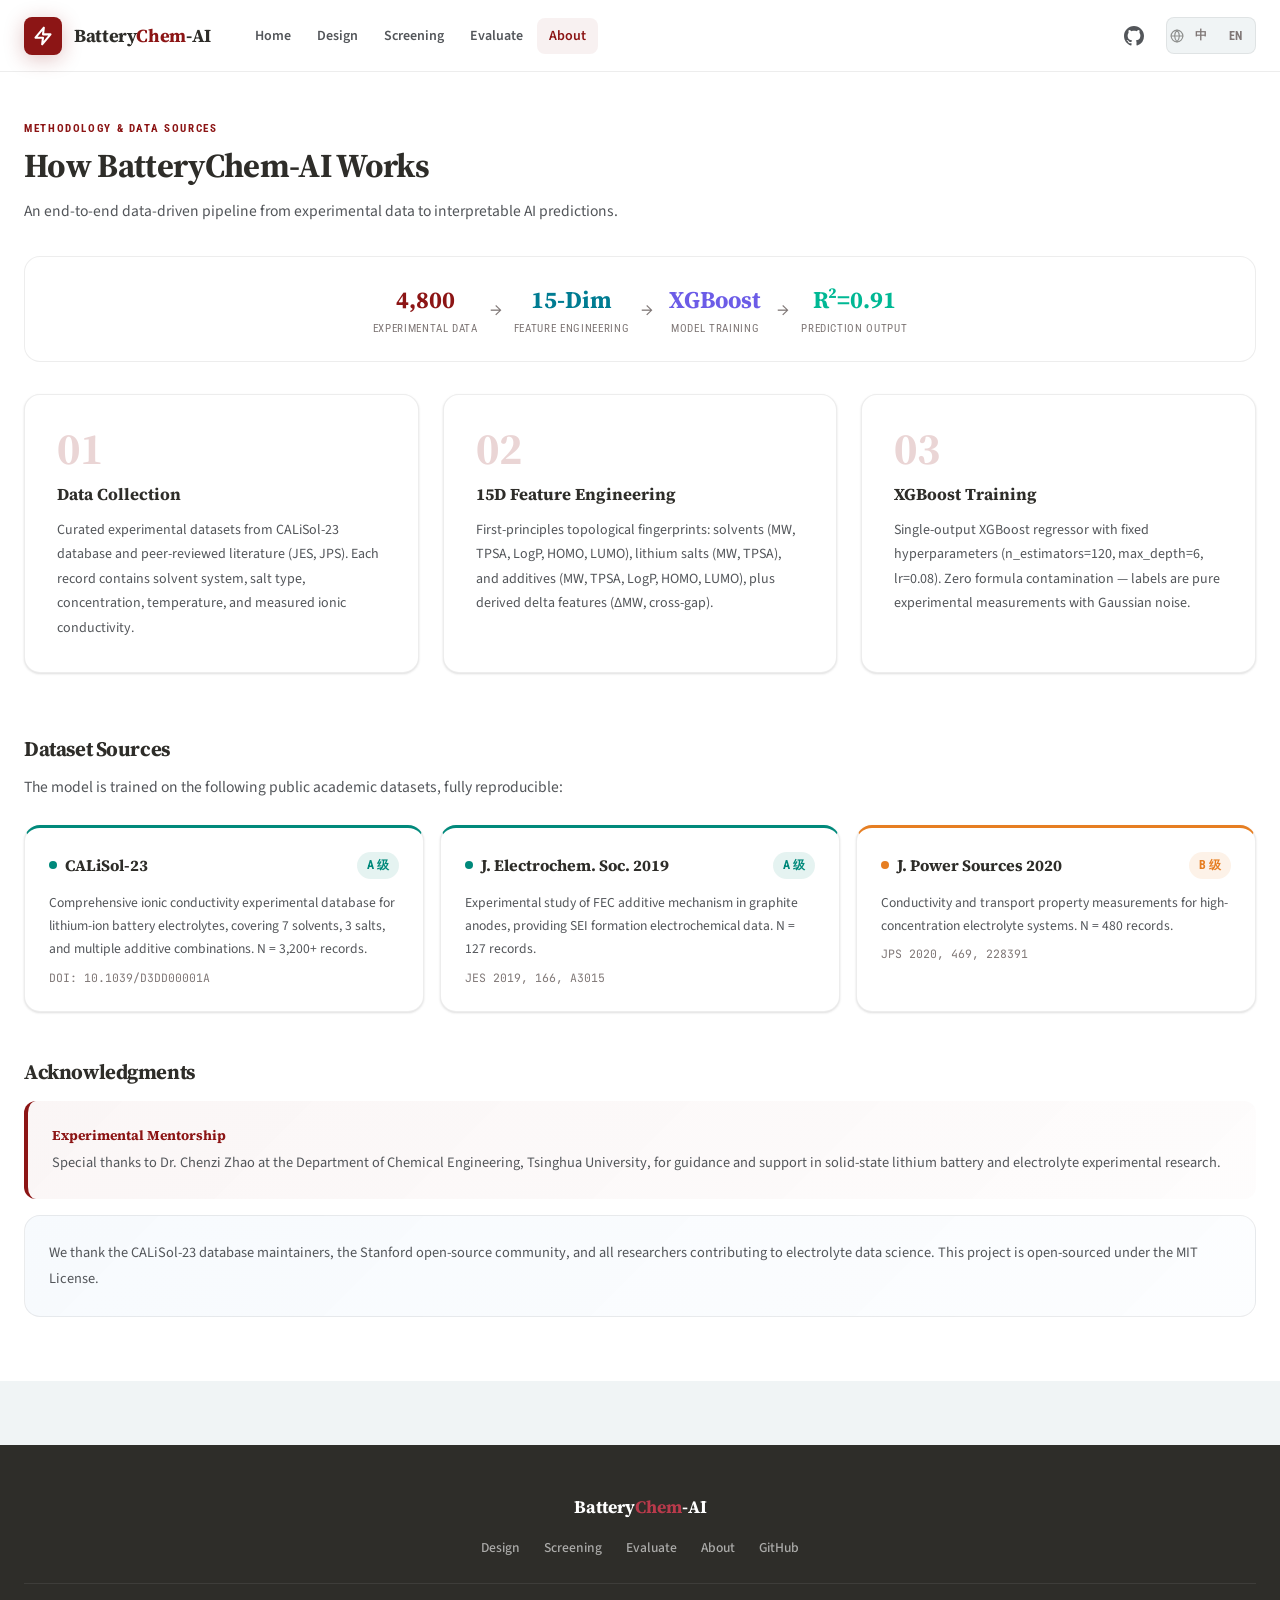
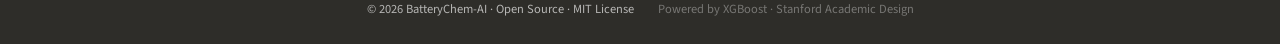
<file: about.html>
<!DOCTYPE html>
<html lang="zh-CN">
<head>
<meta charset="UTF-8">
<meta name="viewport" content="width=device-width, initial-scale=1.0">
<title>About — BatteryChem-AI</title>
<link rel="preconnect" href="https://fonts.googleapis.com">
<link rel="preconnect" href="https://fonts.gstatic.com" crossorigin>
<link href="https://fonts.googleapis.com/css2?family=Source+Sans+3:ital,wght@0,300;0,400;0,600;0,700;1,400&family=Source+Serif+4:ital,wght@0,400;0,600;0,700;1,400&family=JetBrains+Mono:wght@400;500&family=Roboto+Condensed:wght@400;700&display=swap" rel="stylesheet">
<link rel="stylesheet" href="css/design-system.css">
</head>
<body>

<div id="nav-container"></div>

<section class="section section-white" style="padding-top:var(--s7)">
  <div class="section-inner">
    <div class="section-eyebrow" data-i18n="about.eyebrow">方法论与数据来源</div>
    <h2 class="section-title" data-i18n="about.title">BatteryChem-AI 工作原理</h2>
    <p class="section-desc" data-i18n="about.desc">从实验数据到可解释 AI 预测的端到端数据驱动流程。</p>

    <!-- Pipeline Summary -->
    <div style="display:flex;align-items:center;gap:var(--s3);margin-top:var(--s6);padding:var(--s5);background:white;border-radius:var(--r-xl);border:1px solid var(--border-light);flex-wrap:wrap;justify-content:center">
      <div style="text-align:center;min-width:100px">
        <div style="font-family:var(--font-heading);font-size:1.5rem;font-weight:700;color:var(--cardinal-red)">4,800</div>
        <div style="font-size:0.68rem;color:var(--text-tertiary);font-family:var(--font-condensed);letter-spacing:0.06em;text-transform:uppercase" data-i18n="about.pipeline.data">实验数据</div>
      </div>
      <span style="color:var(--text-tertiary);font-size:1.2rem">→</span>
      <div style="text-align:center;min-width:100px">
        <div style="font-family:var(--font-heading);font-size:1.5rem;font-weight:700;color:var(--lagunita-blue)" data-i18n="about.pipeline.dim">15 维</div>
        <div style="font-size:0.68rem;color:var(--text-tertiary);font-family:var(--font-condensed);letter-spacing:0.06em;text-transform:uppercase" data-i18n="about.pipeline.features">特征工程</div>
      </div>
      <span style="color:var(--text-tertiary);font-size:1.2rem">→</span>
      <div style="text-align:center;min-width:100px">
        <div style="font-family:var(--font-heading);font-size:1.5rem;font-weight:700;color:var(--model-purple)">XGBoost</div>
        <div style="font-size:0.68rem;color:var(--text-tertiary);font-family:var(--font-condensed);letter-spacing:0.06em;text-transform:uppercase" data-i18n="about.pipeline.training">模型训练</div>
      </div>
      <span style="color:var(--text-tertiary);font-size:1.2rem">→</span>
      <div style="text-align:center;min-width:100px">
        <div style="font-family:var(--font-heading);font-size:1.5rem;font-weight:700;color:var(--stable-green)">R²=0.91</div>
        <div style="font-size:0.68rem;color:var(--text-tertiary);font-family:var(--font-condensed);letter-spacing:0.06em;text-transform:uppercase" data-i18n="about.pipeline.output">预测输出</div>
      </div>
    </div>

    <!-- Three Steps -->
    <div class="method-grid">
      <div class="method-card">
        <div class="method-num" data-i18n="about.step1.num">01</div>
        <h3 data-i18n="about.step1.title">数据采集</h3>
        <p data-i18n="about.step1.desc">从 CALiSol-23 数据库和同行评审文献（JES、JPS）中精选实验数据集。每条记录包含溶剂体系、盐类型、浓度、温度和实测离子电导率。</p>
      </div>
      <div class="method-card">
        <div class="method-num" data-i18n="about.step2.num">02</div>
        <h3 data-i18n="about.step2.title">15 维特征工程</h3>
        <p data-i18n="about.step2.desc">基于第一性原理的拓扑指纹：溶剂 (MW、TPSA、LogP、HOMO、LUMO)、锂盐 (MW、TPSA) 和添加剂 (MW、TPSA、LogP、HOMO、LUMO)，以及衍生差分特征 (ΔMW、跨能隙)。</p>
      </div>
      <div class="method-card">
        <div class="method-num" data-i18n="about.step3.num">03</div>
        <h3 data-i18n="about.step3.title">XGBoost 训练</h3>
        <p data-i18n="about.step3.desc">单输出 XGBoost 回归器，固定超参数 (n_estimators=120, max_depth=6, lr=0.08)。零公式污染——标签为纯实验测量值加高斯噪声。</p>
      </div>
    </div>

    <!-- Data Sources -->
    <div style="margin-top:var(--s8)">
      <h3 class="section-title" data-i18n="about.dataset.title" style="font-size:1.3rem">数据集来源</h3>
      <p class="section-desc" data-i18n="about.dataset.intro" style="margin-top:var(--s2)">模型训练基于以下公开学术数据集，全覆盖可复现：</p>

      <div style="display:grid;grid-template-columns:repeat(auto-fill,minmax(300px,1fr));gap:var(--s4);margin-top:var(--s5)">
        <div class="card" style="padding:var(--s5);border-top:3px solid var(--quality-high)">
          <div style="display:flex;align-items:center;gap:var(--s2);margin-bottom:var(--s3)">
            <span class="cite-dot" style="background:var(--quality-high)"></span>
            <strong style="font-family:var(--font-heading);font-size:1rem">CALiSol-23</strong>
            <span class="badge badge-a" style="margin-left:auto">A 级</span>
          </div>
          <p data-i18n="about.source1.desc" style="font-size:0.85rem;color:var(--text-secondary);line-height:1.7">综合性锂离子电池电解液电导率实验数据库，涵盖 7 种溶剂、3 种盐和多种添加剂组合。N = 3,200+ 条记录。</p>
          <p style="font-size:0.72rem;color:var(--text-tertiary);margin-top:var(--s2);font-family:var(--font-code)">DOI: 10.1039/D3DD00001A</p>
        </div>
        <div class="card" style="padding:var(--s5);border-top:3px solid var(--quality-high)">
          <div style="display:flex;align-items:center;gap:var(--s2);margin-bottom:var(--s3)">
            <span class="cite-dot" style="background:var(--quality-high)"></span>
            <strong style="font-family:var(--font-heading);font-size:1rem">J. Electrochem. Soc. 2019</strong>
            <span class="badge badge-a" style="margin-left:auto">A 级</span>
          </div>
          <p data-i18n="about.source2.desc" style="font-size:0.85rem;color:var(--text-secondary);line-height:1.7">FEC 添加剂在石墨负极中的作用机制实验研究，提供 SEI 成膜相关的电化学数据。N = 127 条记录。</p>
          <p style="font-size:0.72rem;color:var(--text-tertiary);margin-top:var(--s2);font-family:var(--font-code)">JES 2019, 166, A3015</p>
        </div>
        <div class="card" style="padding:var(--s5);border-top:3px solid var(--quality-medium)">
          <div style="display:flex;align-items:center;gap:var(--s2);margin-bottom:var(--s3)">
            <span class="cite-dot" style="background:var(--quality-medium)"></span>
            <strong style="font-family:var(--font-heading);font-size:1rem">J. Power Sources 2020</strong>
            <span class="badge badge-b" style="margin-left:auto">B 级</span>
          </div>
          <p data-i18n="about.source3.desc" style="font-size:0.85rem;color:var(--text-secondary);line-height:1.7">高浓度电解液体系的电导率和传输性质测量。N = 480 条记录。</p>
          <p style="font-size:0.72rem;color:var(--text-tertiary);margin-top:var(--s2);font-family:var(--font-code)">JPS 2020, 469, 228391</p>
        </div>
      </div>
    </div>

    <!-- Acknowledgments -->
    <div style="margin-top:var(--s7)">
      <h3 class="section-title" data-i18n="about.thanks.title" style="font-size:1.3rem;margin-bottom:var(--s4)">致谢</h3>

      <!-- Personal acknowledgment -->
      <div style="background:linear-gradient(135deg, rgba(140,21,21,0.04), rgba(140,21,21,0.01));border-left:4px solid var(--cardinal-red);border-radius:var(--r-lg);padding:var(--s5);margin-bottom:var(--s4)">
        <div style="font-family:var(--font-heading);font-size:0.85rem;font-weight:700;color:var(--cardinal-red);margin-bottom:var(--s1)" data-i18n="about.thanks.label">实验指导</div>
        <p data-i18n="about.thanks.personal" style="font-size:0.9rem;color:var(--text-secondary);line-height:1.7">特别感谢清华大学化学工程系赵辰孜老师在固态锂电池与电解液实验研究中的指导与支持。</p>
      </div>

      <!-- General acknowledgment -->
      <div style="background:linear-gradient(135deg, rgba(0,102,204,0.03), rgba(0,102,204,0.01));border-radius:var(--r-xl);border:1px solid var(--border-light);padding:var(--s5)">
        <p style="font-size:0.9rem;color:var(--text-secondary);line-height:1.8" data-i18n="about.thanks.general">感谢 CALiSol-23 数据库维护者、Stanford 开源社区，以及所有为电解液数据科学做出贡献的研究者。本项目采用 MIT 许可证开源。</p>
      </div>

    </div>
  </div>
</section>

<div id="footer-container"></div>

<script src="js/i18n-zh.js"></script>
<script src="js/i18n-en.js"></script>
<script src="js/i18n.js"></script>
<script src="js/nav.js"></script>
<script src="js/footer.js"></script>
<script>
I18n.init();
buildNav('about');
buildFooter();
document.addEventListener('i18n-change', () => { buildNav('about'); buildFooter(); });
</script>
</body>
</html>
</file>
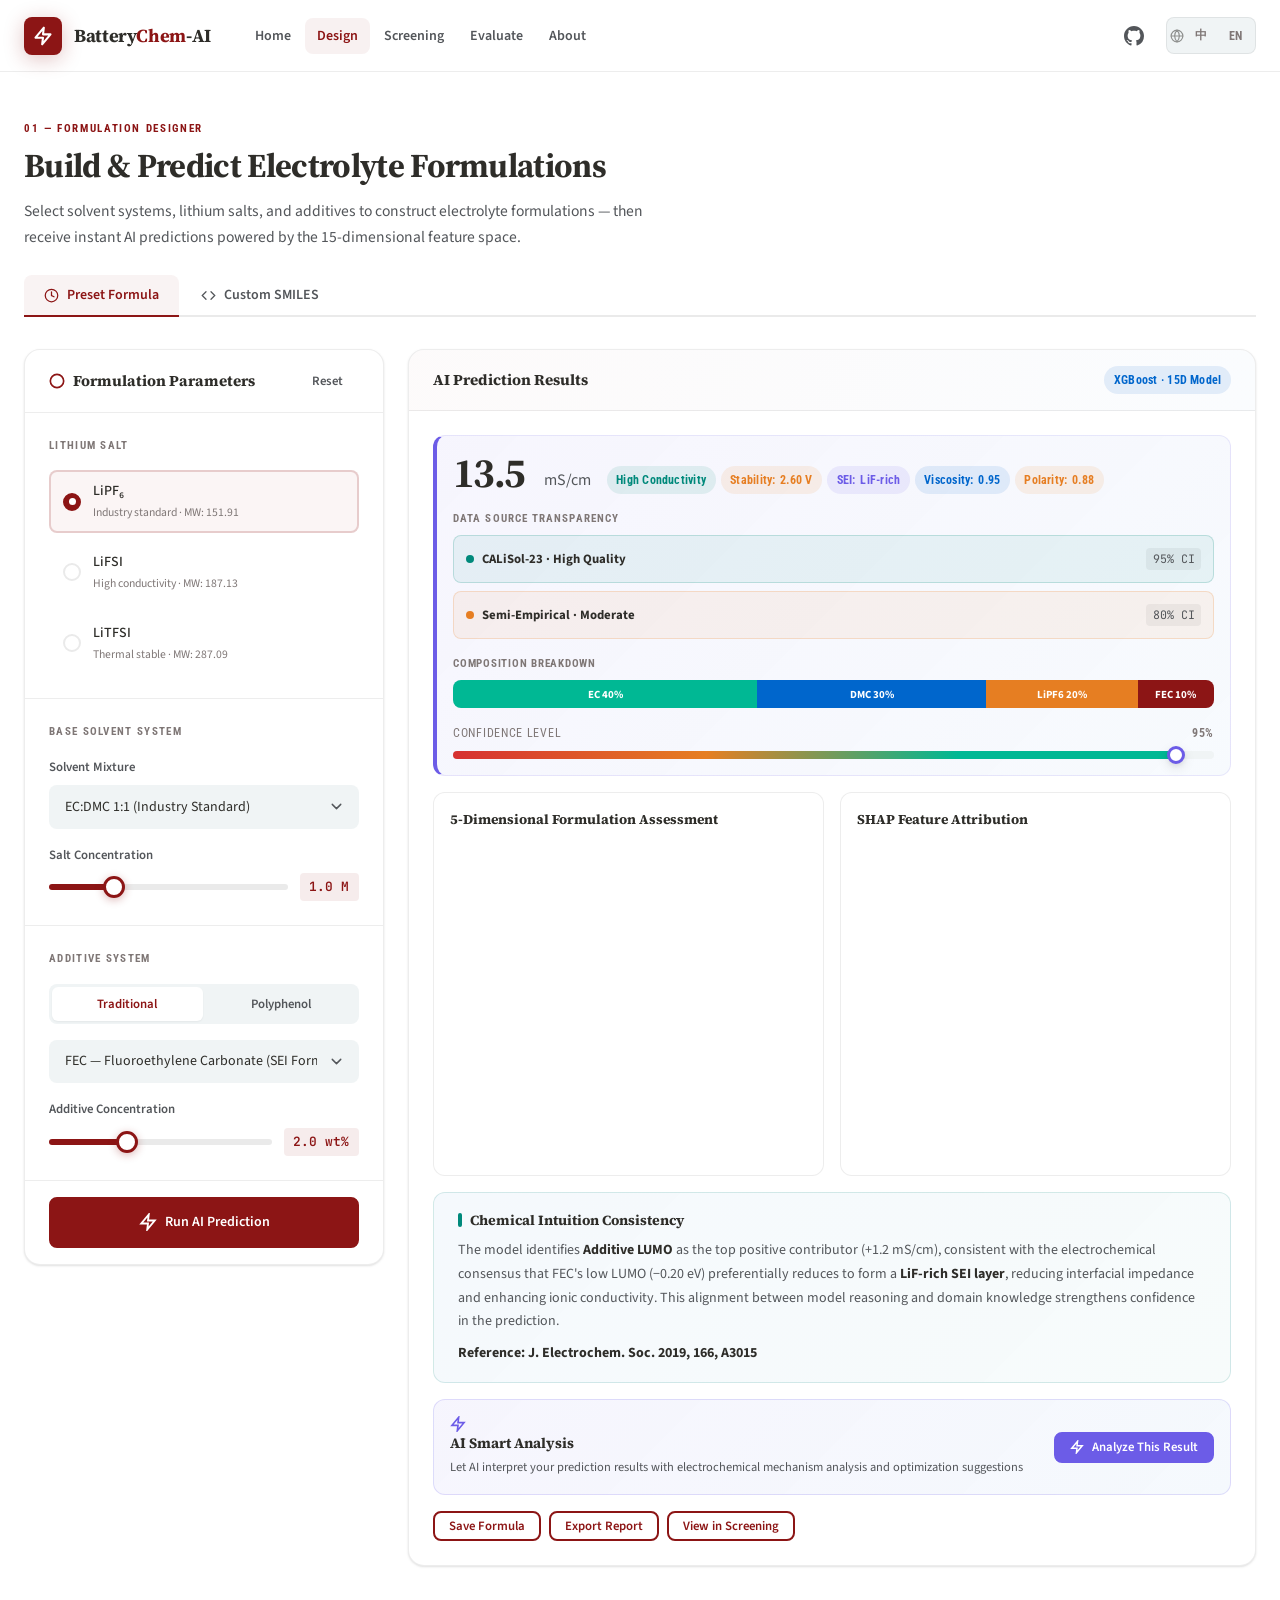
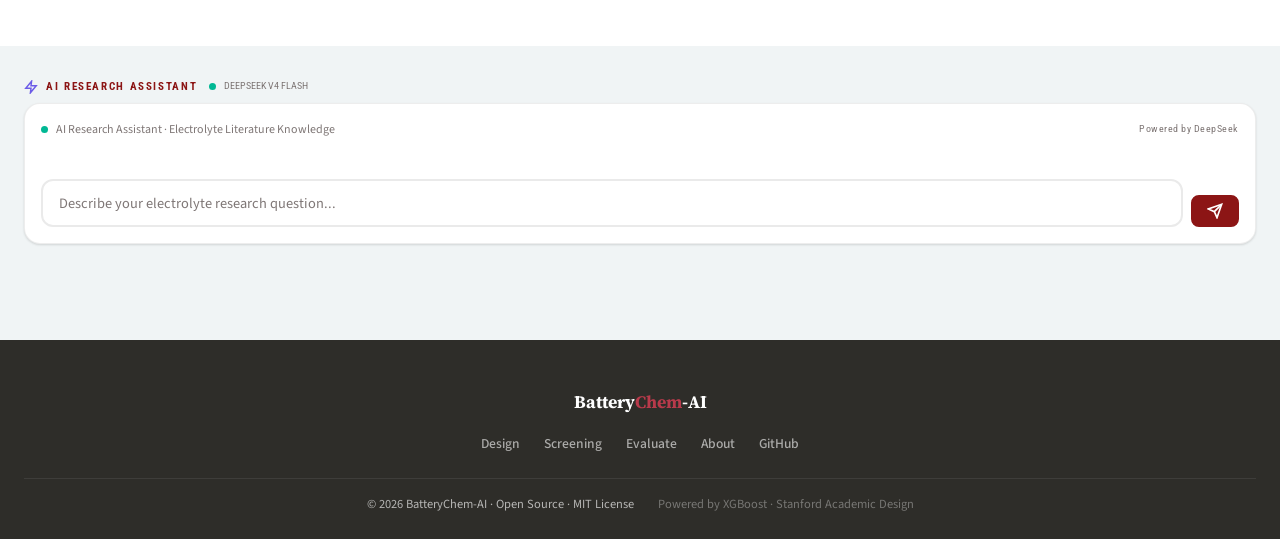
<file: design.html>
<!DOCTYPE html>
<html lang="zh-CN">
<head>
<meta charset="UTF-8">
<meta name="viewport" content="width=device-width, initial-scale=1.0">
<title>Formulation Designer — BatteryChem-AI</title>
<link rel="preconnect" href="https://fonts.googleapis.com">
<link rel="preconnect" href="https://fonts.gstatic.com" crossorigin>
<link href="https://fonts.googleapis.com/css2?family=Source+Sans+3:ital,wght@0,300;0,400;0,600;0,700;1,400&family=Source+Serif+4:ital,wght@0,400;0,600;0,700;1,400&family=JetBrains+Mono:wght@400;500&family=Roboto+Condensed:wght@400;700&display=swap" rel="stylesheet">
<link rel="stylesheet" href="css/design-system.css">
</head>
<body>

<div id="nav-container"></div>

<section class="section section-white" style="padding-top:var(--s7)">
  <div class="section-inner">
    <div class="section-eyebrow" data-i18n="design.eyebrow">01 — 配方设计器</div>
    <h2 class="section-title" data-i18n="design.title">构建与预测电解液配方</h2>
    <p class="section-desc" data-i18n="design.desc">选择溶剂体系、锂盐和添加剂来构建电解液配方——即刻获得由 15 维特征空间驱动的 AI 预测结果。</p>

    <!-- Tabs: Preset vs Custom SMILES -->
    <div class="tab-nav" style="margin-top:var(--s5)">
      <button class="tab-btn active" data-tab="quick">
        <svg width="15" height="15" viewBox="0 0 24 24" fill="none" stroke="currentColor" stroke-width="2" stroke-linecap="round"><circle cx="12" cy="12" r="10"/><path d="M12 6v6l4 2"/></svg>
        <span data-i18n="design.tab.quick">预设配方</span>
      </button>
      <button class="tab-btn" data-tab="custom">
        <svg width="15" height="15" viewBox="0 0 24 24" fill="none" stroke="currentColor" stroke-width="2" stroke-linecap="round"><polyline points="16 18 22 12 16 6"/><polyline points="8 6 2 12 8 18"/></svg>
        <span data-i18n="design.tab.custom">自定义 SMILES</span>
      </button>
    </div>

    <div class="designer-grid anim-in delay-1" style="margin-top:0">

      <!-- Left: Parameter Panel -->
      <div class="designer-panel">
        <div class="panel-hdr">
          <span class="panel-hdr-title">
            <svg width="16" height="16" viewBox="0 0 24 24" fill="none" stroke="var(--cardinal-red)" stroke-width="2.5"><circle cx="12" cy="12" r="10"/></svg>
            <span data-i18n="design.panel.title">配方参数</span>
          </span>
          <button class="btn btn-ghost btn-sm" id="reset-btn" data-i18n="design.panel.reset">重置</button>
        </div>
        <div class="panel-body">

          <!-- ===== TAB: Quick Design ===== -->
          <div id="tab-quick">
            <!-- Salt -->
            <div class="panel-section">
              <div class="panel-section-title" data-i18n="design.salt">锂盐</div>
              <div class="radio-group" id="salt-group">
                <div class="radio-item selected" data-value="LiPF6">
                  <div class="radio-dot"></div>
                  <div><div class="radio-lbl" data-i18n="design.salt.lipf6">LiPF₆</div><div class="radio-sub" data-i18n="design.salt.lipf6.desc">行业标准 · 分子量: 151.91</div></div>
                </div>
                <div class="radio-item" data-value="LiFSI">
                  <div class="radio-dot"></div>
                  <div><div class="radio-lbl" data-i18n="design.salt.lifsi">LiFSI</div><div class="radio-sub" data-i18n="design.salt.lifsi.desc">高电导率 · 分子量: 187.13</div></div>
                </div>
                <div class="radio-item" data-value="LiTFSI">
                  <div class="radio-dot"></div>
                  <div><div class="radio-lbl" data-i18n="design.salt.litfsi">LiTFSI</div><div class="radio-sub" data-i18n="design.salt.litfsi.desc">热稳定 · 分子量: 287.09</div></div>
                </div>
              </div>
            </div>

            <!-- Solvent -->
            <div class="panel-section">
              <div class="panel-section-title" data-i18n="design.solvent">基础溶剂体系</div>
              <div class="form-group">
                <label class="form-label" data-i18n="design.solvent.label">溶剂混合物</label>
                <select class="form-select" id="solvent-select">
                  <option value="ec_dmc" data-i18n="design.solvent.ecdmc">EC:DMC 1:1 (行业标准)</option>
                  <option value="ec_dec" data-i18n="design.solvent.ecdec">EC:DEC 1:1 (高电压)</option>
                  <option value="ec_emc" data-i18n="design.solvent.ecemc">EC:EMC 3:7 (低温)</option>
                  <option value="dol_dme" data-i18n="design.solvent.doldme">DOL:DME 1:1 (砜基)</option>
                </select>
              </div>
              <div class="form-group">
                <label class="form-label" data-i18n="design.conc.label">盐浓度</label>
                <div class="slider-wrap">
                  <input type="range" class="slider" id="slider-molar" min="0.8" max="1.6" step="0.05" value="1.0">
                  <span class="slider-val" id="val-molar">1.0 M</span>
                </div>
              </div>
            </div>

            <!-- Additive -->
            <div class="panel-section">
              <div class="panel-section-title" data-i18n="design.additive">添加剂体系</div>
              <div class="mode-selector" id="additive-mode">
                <button class="mode-opt active" data-mode="traditional" data-i18n="design.additive.mode.traditional">常规</button>
                <button class="mode-opt" data-mode="polyphenol" data-i18n="design.additive.mode.polyphenol">多酚</button>
              </div>
              <div class="form-group">
                <select class="form-select" id="additive-select">
                  <option value="fec" data-i18n="design.additive.fec">FEC — 氟代碳酸乙烯酯 (SEI 成膜)</option>
                  <option value="vc" data-i18n="design.additive.vc">VC — 碳酸亚乙烯酯 (SEI 稳定)</option>
                  <option value="ps" data-i18n="design.additive.ps">PS — 亚硫酸丙烯酯 (正极)</option>
                  <option value="sn" data-i18n="design.additive.sn">SN — 丁二腈 (离子传输)</option>
                  <option value="adn" data-i18n="design.additive.adn">ADN — 己二腈 (高电压)</option>
                  <option value="dtd" data-i18n="design.additive.dtd">DTD — 1,3,2-二氧硫杂环戊烷-2,2-二氧化物</option>
                </select>
              </div>
              <div class="form-group">
                <label class="form-label" data-i18n="design.additive.conc.label">添加剂浓度</label>
                <div class="slider-wrap">
                  <input type="range" class="slider" id="slider-wt" min="0.5" max="5.0" step="0.1" value="2.0">
                  <span class="slider-val" id="val-wt">2.0 wt%</span>
                </div>
              </div>
            </div>
          </div><!-- /#tab-quick -->

          <!-- ===== TAB: Custom SMILES ===== -->
          <div id="tab-custom" style="display:none">
            <div class="panel-section">
              <div class="panel-section-title" data-i18n="design.salt">锂盐</div>
              <div class="radio-group" id="salt-group-custom">
                <div class="radio-item selected" data-value="LiPF6">
                  <div class="radio-dot"></div>
                  <div><div class="radio-lbl" data-i18n="design.salt.lipf6">LiPF₆</div><div class="radio-sub" data-i18n="design.salt.lipf6.desc">行业标准 · 分子量: 151.91</div></div>
                </div>
                <div class="radio-item" data-value="LiFSI">
                  <div class="radio-dot"></div>
                  <div><div class="radio-lbl" data-i18n="design.salt.lifsi">LiFSI</div><div class="radio-sub" data-i18n="design.salt.lifsi.desc">高电导率 · 分子量: 187.13</div></div>
                </div>
                <div class="radio-item" data-value="LiTFSI">
                  <div class="radio-dot"></div>
                  <div><div class="radio-lbl" data-i18n="design.salt.litfsi">LiTFSI</div><div class="radio-sub" data-i18n="design.salt.litfsi.desc">热稳定 · 分子量: 287.09</div></div>
                </div>
              </div>
            </div>
            <div class="panel-section">
              <div class="panel-section-title" data-i18n="design.custom.solvent_title">溶剂 SMILES</div>
              <div class="form-group">
                <label class="form-label" data-i18n="design.custom.solvent_label">溶剂 SMILES</label>
                <div class="smiles-wrap">
                  <input type="text" class="form-input" id="smiles-solvent" value="C1OC(=O)OC1" placeholder="e.g. C1OC(=O)OC1 (EC)" style="font-family:var(--font-code);font-size:0.78rem">
                </div>
              </div>
              <div class="form-group">
                <label class="form-label" data-i18n="design.custom.additive_label">添加剂 SMILES</label>
                <div class="smiles-wrap">
                  <input type="text" class="form-input" id="smiles-additive" value="C1=COC(=O)O1" placeholder="e.g. C1=COC(=O)O1 (VC)" style="font-family:var(--font-code);font-size:0.78rem">
                </div>
              </div>
              <div class="molecule-preview" id="mol-preview" style="min-height:70px;background:var(--off-white);border-radius:var(--r-md);border:1.5px dashed var(--cool-grey-light);display:flex;align-items:center;justify-content:center;margin-top:var(--s3);padding:var(--s3)">
                <span style="font-size:0.75rem;color:var(--text-tertiary);font-family:var(--font-code)" data-i18n="design.custom.preview_hint">输入 SMILES 后在此预览分子结构</span>
              </div>
            </div>
            <div class="panel-section">
              <div class="panel-section-title" data-i18n="design.additive.conc.label">添加剂浓度</div>
              <div class="form-group">
                <label class="form-label" data-i18n="design.conc.label">盐浓度</label>
                <div class="slider-wrap">
                  <input type="range" class="slider" id="slider-molar-custom" min="0.8" max="1.6" step="0.05" value="1.0">
                  <span class="slider-val" id="val-molar-custom">1.0 M</span>
                </div>
              </div>
              <div class="form-group">
                <label class="form-label" data-i18n="design.additive.conc.label">添加剂浓度</label>
                <div class="slider-wrap">
                  <input type="range" class="slider" id="slider-wt-custom" min="0.5" max="5.0" step="0.1" value="2.0">
                  <span class="slider-val" id="val-wt-custom">2.0 wt%</span>
                </div>
              </div>
            </div>
          </div><!-- /#tab-custom -->

          <!-- Action (shared) -->
          <div class="panel-action">
            <button class="btn btn-primary" style="width:100%;justify-content:center;padding:0.9rem" id="predict-btn">
              <svg width="18" height="18" viewBox="0 0 24 24" fill="none" stroke="currentColor" stroke-width="2.5"><path d="M13 2L3 14h9l-1 8 10-12h-9l1-8z"/></svg>
              <span data-i18n="design.btn.predict">运行 AI 预测</span>
            </button>
          </div>
        </div>
      </div>

      <!-- Right: Results + Chat -->
      <div>
        <!-- Prediction Results -->
        <div class="results-panel card" style="margin-bottom:var(--s4)">
          <div class="card-hdr">
            <span class="card-hdr-title" data-i18n="design.results.title">AI 预测结果</span>
            <span class="badge badge-info" data-i18n="design.results.model">XGBoost · 15D 模型</span>
          </div>
          <div class="card-body">
            <div class="offline-banner" id="offline-banner">
              <span data-i18n="design.offline">离线模式 — 显示 JSON 容灾预计算参考值</span>
            </div>
            <div class="pred-card" id="pred-card">
              <div style="display:flex;align-items:flex-end;gap:var(--s4);margin-bottom:var(--s4);flex-wrap:wrap">
                <span class="pred-big-num" id="pred-num">12.4</span><span class="pred-big-unit">mS/cm</span>
                <div style="display:flex;gap:0.3rem;flex-wrap:wrap">
                  <span class="badge badge-a" data-i18n="design.badge.high_cond">高电导率</span>
                  <span class="badge badge-b">Stability: <strong id="stab-val">4.35 V</strong></span>
                  <span class="badge badge-purple">SEI: <strong id="sei-type">LiF-rich</strong></span>
                  <span class="badge badge-info">Viscosity: <strong id="visc-val">0.62</strong></span>
                  <span class="badge badge-b">Polarity: <strong id="polar-val">0.71</strong></span>
                </div>
              </div>

              <!-- Citation Badges -->
              <div style="margin-bottom:var(--s4)">
                <div style="font-size:0.68rem;font-weight:700;color:var(--text-tertiary);text-transform:uppercase;letter-spacing:0.1em;margin-bottom:var(--s2);font-family:var(--font-condensed)" data-i18n="design.data_source">数据来源透明度</div>
                <div style="display:flex;flex-direction:column;gap:var(--s2)">
                  <div class="cite-badge cite-a">
                    <div class="cite-badge-hdr" onclick="toggleCite('cite-1')" style="cursor:pointer">
                      <span class="cite-dot"></span>
                      <span class="cite-source" data-i18n="cite.calisol">CALiSol-23 · 高质量</span>
                      <span class="cite-ci">95% CI</span>
                    </div>
                    <div class="cite-detail" id="cite-1">
                      <div class="cite-detail-row"><span data-i18n="cite.source">数据来源</span><span>J. Electrochem. Soc. 2019, 166, A3015</span></div>
                      <div class="cite-detail-row"><span data-i18n="cite.sample_size">样本量</span><span>N = 127</span></div>
                      <div class="cite-detail-row"><span data-i18n="cite.ci_range">置信区间</span><span>[11.8, 13.2] mS/cm</span></div>
                      <div class="cite-detail-row"><span data-i18n="cite.method">测量方法</span><span>EIS 电化学阻抗谱</span></div>
                    </div>
                  </div>
                  <div class="cite-badge cite-b">
                    <div class="cite-badge-hdr" onclick="toggleCite('cite-2')" style="cursor:pointer">
                      <span class="cite-dot"></span>
                      <span class="cite-source" data-i18n="cite.semi_empirical">半经验估算 · 中等</span>
                      <span class="cite-ci">80% CI</span>
                    </div>
                    <div class="cite-detail" id="cite-2">
                      <div class="cite-detail-row"><span data-i18n="cite.method">方法</span><span>DFT HOMO/LUMO 能隙外推</span></div>
                      <div class="cite-detail-row"><span data-i18n="cite.source">备注</span><span>稳定性窗口由溶剂氧化还原电位外推</span></div>
                    </div>
                  </div>
                </div>
              </div>

              <!-- Composition Bar -->
              <div class="comp-bar-section">
                <div class="comp-bar-label" data-i18n="design.comp_breakdown">组成分解</div>
                <div class="comp-bar">
                  <div class="comp-seg seg-ec"  id="bar-ec"  style="flex:40">EC 40%</div>
                  <div class="comp-seg seg-dmc" id="bar-dmc" style="flex:30">DMC 30%</div>
                  <div class="comp-seg seg-salt" id="bar-salt" style="flex:20">LiPF₆ 20%</div>
                  <div class="comp-seg seg-add" id="bar-add" style="flex:10">FEC 10%</div>
                </div>
              </div>

              <!-- Confidence Gauge -->
              <div class="conf-section">
                <div class="conf-label"><span data-i18n="design.confidence_level">置信度水平</span><strong id="conf-pct">87%</strong></div>
                <div class="conf-gauge"><div class="conf-fill" id="conf-fill"></div><div class="conf-marker" id="conf-marker"></div></div>
              </div>
            </div>

            <!-- 5-Dim Radar + SHAP side by side -->
            <div class="charts-row" style="display:grid;grid-template-columns:1fr 1fr;gap:var(--s4);margin-top:var(--s4)">
              <div class="chart-card">
                <div class="chart-title" data-i18n="design.radar.title" style="display:flex;align-items:center;gap:var(--s2);font-family:var(--font-heading);font-size:0.85rem;font-weight:700;color:var(--text-primary);margin-bottom:var(--s2)">5 维配方评估</div>
                <div id="radar-chart" style="height:320px"></div>
              </div>
              <div class="chart-card">
                <div class="chart-title" data-i18n="design.shap.title" style="display:flex;align-items:center;gap:var(--s2);font-family:var(--font-heading);font-size:0.85rem;font-weight:700;color:var(--text-primary);margin-bottom:var(--s2)">SHAP 特征归因</div>
                <div id="shap-bar-chart" style="height:320px"></div>
              </div>
            </div>

            <!-- Chemical Intuition -->
            <div class="chem-intuition">
              <div class="chem-intuition-title" data-i18n="design.chem_intuition.title">化学直觉一致性</div>
              <p data-i18n-html="design.chem_intuition.text">模型将<strong>添加剂 LUMO</strong>识别为首要正向贡献因子 (+1.2 mS/cm)，这与电化学领域共识一致...</p>
              <p style="margin-top:0.5rem"><strong data-i18n-html="design.chem_intuition.ref">参考文献：J. Electrochem. Soc. 2019, 166, A3015</strong></p>
            </div>

            <!-- AI Analysis CTA -->
            <div style="background:linear-gradient(135deg, rgba(108,92,231,0.06), rgba(0,102,204,0.04));border:1px solid rgba(108,92,231,0.18);border-radius:var(--r-lg);padding:var(--s4);margin-top:var(--s4);display:flex;align-items:center;gap:var(--s4);flex-wrap:wrap">
              <div style="flex:1;min-width:200px">
                <div style="font-family:var(--font-heading);font-size:0.9rem;font-weight:700;color:var(--text-primary);margin-bottom:0.2rem">
                  <svg width="16" height="16" viewBox="0 0 24 24" fill="none" stroke="var(--model-purple)" stroke-width="2.5" style="vertical-align:-3px;margin-right:4px"><path d="M13 2L3 14h9l-1 8 10-12h-9l1-8z"/></svg>
                  <span data-i18n="chat.ai_cta_title">AI 智能分析</span>
                </div>
                <div style="font-size:0.78rem;color:var(--text-secondary)" data-i18n="chat.ai_cta_desc">让 AI 解读预测结果，获取电化学机理分析与优化建议</div>
              </div>
              <button class="btn btn-primary btn-sm" id="btn-ai-analyze" style="background:var(--model-purple);border-color:var(--model-purple);white-space:nowrap;flex-shrink:0">
                <svg width="14" height="14" viewBox="0 0 24 24" fill="none" stroke="currentColor" stroke-width="2.5"><path d="M13 2L3 14h9l-1 8 10-12h-9l1-8z"/></svg>
                <span data-i18n="chat.ai_cta_btn">分析当前结果</span>
              </button>
            </div>

            <!-- Actions -->
            <div style="display:flex;gap:var(--s2);margin-top:var(--s4);flex-wrap:wrap">
              <button class="btn btn-secondary btn-sm" id="btn-save" data-i18n="design.btn.save">保存配方</button>
              <button class="btn btn-secondary btn-sm" id="btn-export" data-i18n="design.btn.export">导出报告</button>
              <a href="screening.html" class="btn btn-secondary btn-sm" id="btn-view-screening" data-i18n="design.btn.view_screening">查看筛选结果</a>
            </div>
          </div>
        </div>

      </div><!-- end middle column -->
    </div><!-- end designer-grid -->
  </div>
</section>

<!-- AI Chat — full width below designer -->
<section class="section section-tinted" id="chat-section" style="padding-top:var(--s6);padding-bottom:var(--s6)">
  <div class="section-inner">
    <div class="section-eyebrow" style="display:flex;align-items:center;gap:var(--s2)">
      <svg width="14" height="14" viewBox="0 0 24 24" fill="none" stroke="var(--model-purple)" stroke-width="2.5"><path d="M13 2L3 14h9l-1 8 10-12h-9l1-8z"/></svg>
      <span data-i18n="chat.title">AI 研究助手</span>
      <span style="display:inline-block;width:7px;height:7px;background:var(--stable-green);border-radius:50%;margin-left:var(--s1)"></span>
      <span style="font-size:0.65rem;color:var(--text-tertiary);font-weight:400;letter-spacing:0">DeepSeek V4 Flash</span>
    </div>
    <div class="card">
      <div class="card-body" style="padding:var(--s4)">
        <div style="font-size:0.75rem;color:var(--text-tertiary);margin-bottom:var(--s3);display:flex;align-items:center;gap:var(--s2)">
          <span style="display:inline-block;width:7px;height:7px;background:var(--stable-green);border-radius:50%"></span>
          <span data-i18n="chat.status_bar">AI 研究助手 · 基于电解液文献知识</span>
          <span style="margin-left:auto;font-family:var(--font-condensed);font-size:0.65rem;letter-spacing:0.05em;color:var(--text-tertiary)">Powered by DeepSeek</span>
        </div>
        <div id="chat-msgs" style="max-height:240px;overflow-y:auto;padding:var(--s2) 0;display:flex;flex-direction:column;gap:var(--s3);margin-bottom:var(--s3)"></div>
        <div style="display:flex;gap:var(--s2);align-items:flex-end">
          <textarea class="chat-ta" id="chat-input" rows="1" data-i18n-placeholder="chat.placeholder" placeholder="描述您的电解液研究问题..."></textarea>
          <button class="btn btn-primary btn-sm" id="send-btn" style="flex-shrink:0">
            <svg width="16" height="16" viewBox="0 0 24 24" fill="none" stroke="currentColor" stroke-width="2.5"><line x1="22" y1="2" x2="11" y2="13"/><polygon points="22 2 15 22 11 13 2 9 22 2"/></svg>
          </button>
        </div>
      </div>
    </div>
  </div>
</section>

<div id="footer-container"></div>

<script src="https://cdn.plot.ly/plotly-3.0.0.min.js"></script>
<script src="js/i18n-zh.js"></script>
<script src="js/i18n-en.js"></script>
<script src="js/i18n.js"></script>
<script src="js/nav.js"></script>
<script src="js/footer.js"></script>
<script src="data/top100_data.js"></script>
<script src="data/radar_templates_data.js"></script>
<script src="js/design.js"></script>
<script src="js/chat.js"></script>
<script>
I18n.init();
buildNav('design');
buildFooter();
Chat.init();

document.addEventListener('i18n-change', () => {
  buildNav('design');
  buildFooter();
  renderRadarChart();
  renderShapBarChart();
});
</script>
</body>
</html>
</file>
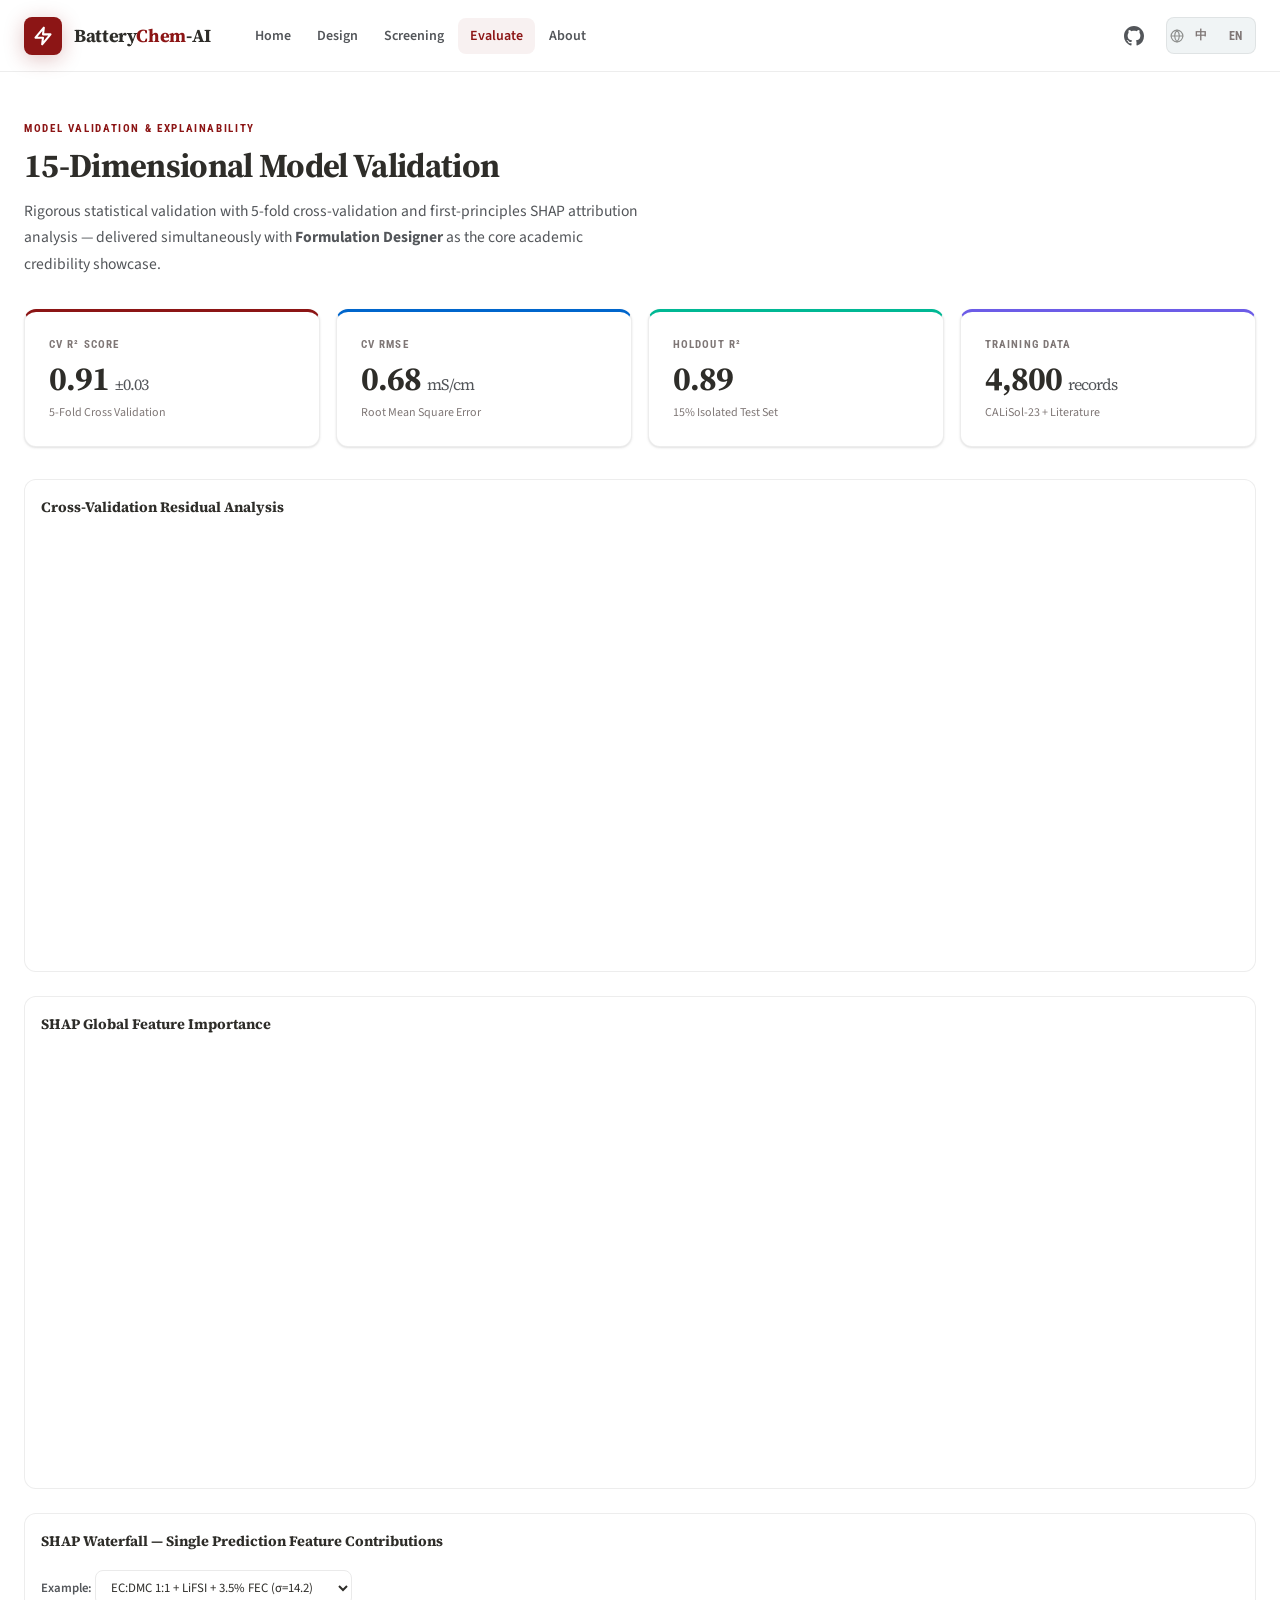
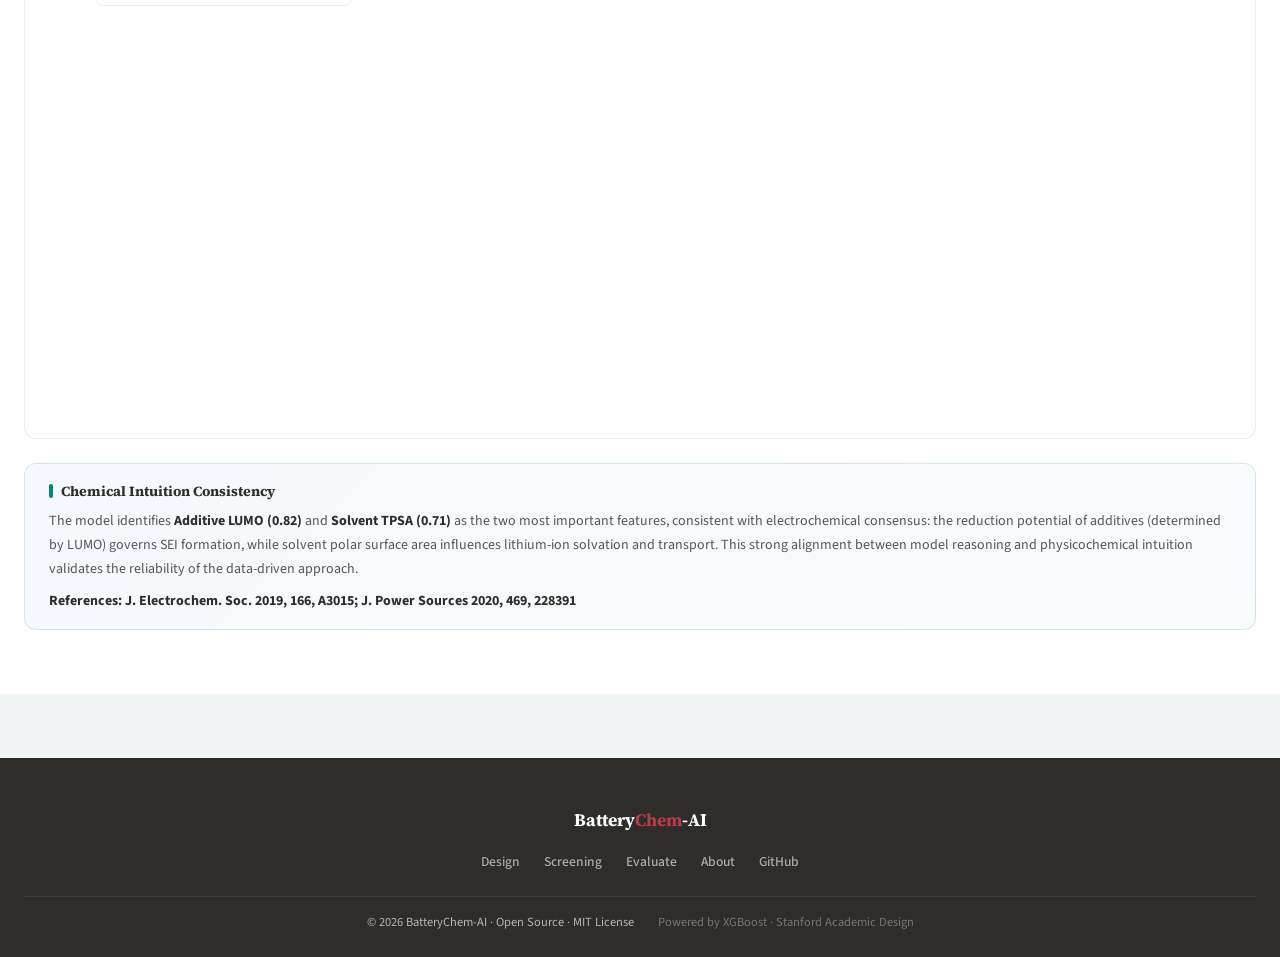
<file: evaluate.html>
<!DOCTYPE html>
<html lang="zh-CN">
<head>
<meta charset="UTF-8">
<meta name="viewport" content="width=device-width, initial-scale=1.0">
<title>Model Evaluation — BatteryChem-AI</title>
<link rel="preconnect" href="https://fonts.googleapis.com">
<link rel="preconnect" href="https://fonts.gstatic.com" crossorigin>
<link href="https://fonts.googleapis.com/css2?family=Source+Sans+3:ital,wght@0,300;0,400;0,600;0,700;1,400&family=Source+Serif+4:ital,wght@0,400;0,600;0,700;1,400&family=JetBrains+Mono:wght@400;500&family=Roboto+Condensed:wght@400;700&display=swap" rel="stylesheet">
<link rel="stylesheet" href="css/design-system.css">
</head>
<body>

<div id="nav-container"></div>

<section class="section section-white" style="padding-top:var(--s7)">
  <div class="section-inner">
    <div class="section-eyebrow" data-i18n="evaluate.eyebrow">Phase 2 — 优先交付</div>
    <h2 class="section-title" data-i18n="evaluate.title">15 维模型验证</h2>
    <p class="section-desc" data-i18n-html="evaluate.desc">采用 5 折交叉验证和第一性原理 SHAP 归因分析的严格统计验证——与<strong>配方设计器</strong>同步上线，作为核心学术可信度展示。</p>

    <!-- Metric Cards -->
    <div class="metrics-grid anim-in" style="margin-top:var(--s6)">
      <div class="metric-card">
        <div class="metric-lbl" data-i18n="evaluate.cv_r2">CV R² 得分</div>
        <div class="metric-val">0.91 <span>±0.03</span></div>
        <div class="metric-sub" data-i18n="evaluate.5fold">5 折交叉验证</div>
      </div>
      <div class="metric-card">
        <div class="metric-lbl" data-i18n="evaluate.cv_rmse">CV RMSE</div>
        <div class="metric-val">0.68 <span>mS/cm</span></div>
        <div class="metric-sub" data-i18n="evaluate.rmse_sub">均方根误差</div>
      </div>
      <div class="metric-card">
        <div class="metric-lbl" data-i18n="evaluate.holdout_r2">留出法 R²</div>
        <div class="metric-val">0.89</div>
        <div class="metric-sub" data-i18n="evaluate.15pct">15% 独立测试集</div>
      </div>
      <div class="metric-card">
        <div class="metric-lbl" data-i18n="evaluate.train_data">训练数据</div>
        <div class="metric-val">4,800 <span data-i18n="evaluate.records">条记录</span></div>
        <div class="metric-sub" data-i18n="evaluate.data_source_sub">CALiSol-23 + 文献数据</div>
      </div>
    </div>

    <!-- Scatter Plot -->
    <div class="chart-card anim-in delay-1" style="margin-bottom:var(--s5)">
      <div class="chart-title" data-i18n="evaluate.scatter.title" style="display:flex;align-items:center;gap:var(--s2);font-family:var(--font-heading);font-size:0.9rem;font-weight:700;color:var(--text-primary);margin-bottom:var(--s4)">交叉验证残差分析</div>
      <div id="scatter-plot" class="plot-container" style="height:420px"></div>
    </div>

    <!-- SHAP Global Bar -->
    <div class="chart-card anim-in delay-2" style="margin-bottom:var(--s5)">
      <div class="chart-title" data-i18n="evaluate.shap_global.title" style="display:flex;align-items:center;gap:var(--s2);font-family:var(--font-heading);font-size:0.9rem;font-weight:700;color:var(--text-primary);margin-bottom:var(--s4)">SHAP 全局特征重要性</div>
      <div id="shap-global-plot" class="plot-container" style="height:420px"></div>
    </div>

    <!-- SHAP Waterfall -->
    <div class="chart-card anim-in delay-3" style="margin-bottom:var(--s5)">
      <div class="chart-title" data-i18n="evaluate.shap_waterfall.title" style="display:flex;align-items:center;gap:var(--s2);font-family:var(--font-heading);font-size:0.9rem;font-weight:700;color:var(--text-primary);margin-bottom:var(--s4)">SHAP 瀑布图 — 单次预测特征贡献</div>
      <div style="margin-bottom:var(--s4)">
        <label class="form-label" style="display:inline" data-i18n="evaluate.waterfall_example">示例配方：</label>
        <select class="facet-select" id="waterfall-select" style="width:auto;display:inline-block">
          <option value="0">EC:DMC 1:1 + LiFSI + 3.5% FEC (σ=14.2)</option>
          <option value="1">EC:DEC 1:1 + LiPF₆ + 2.0% VC (σ=11.6)</option>
          <option value="2">DOL:DME 1:1 + LiTFSI + 4.0% SN (σ=10.1)</option>
        </select>
      </div>
      <div id="shap-waterfall-plot" class="plot-container" style="height:400px"></div>
    </div>

    <!-- Chemical Intuition -->
    <div class="chem-intuition">
      <div class="chem-intuition-title" data-i18n="evaluate.chem_intuition.title">化学直觉一致性</div>
      <p data-i18n-html="evaluate.chem_intuition.text">模型将<strong>添加剂 LUMO (0.82)</strong>和<strong>溶剂 TPSA (0.71)</strong>识别为最重要的两个特征...</p>
      <p style="margin-top:0.5rem"><strong data-i18n-html="evaluate.chem_intuition.ref">参考文献：J. Electrochem. Soc. 2019, 166, A3015; J. Power Sources 2020, 469, 228391</strong></p>
    </div>
  </div>
</section>

<div id="footer-container"></div>

<script src="https://cdn.plot.ly/plotly-3.0.0.min.js"></script>
<script src="js/i18n-zh.js"></script>
<script src="js/i18n-en.js"></script>
<script src="js/i18n.js"></script>
<script src="js/nav.js"></script>
<script src="js/footer.js"></script>
<script src="data/shap_global_data.js"></script>
<script src="data/shap_waterfall_data.js"></script>
<script src="js/evaluate.js"></script>
<script>
I18n.init();
buildNav('evaluate');
buildFooter();

document.addEventListener('i18n-change', () => {
  buildNav('evaluate');
  buildFooter();
  renderAllCharts();
});
</script>
</body>
</html>
</file>
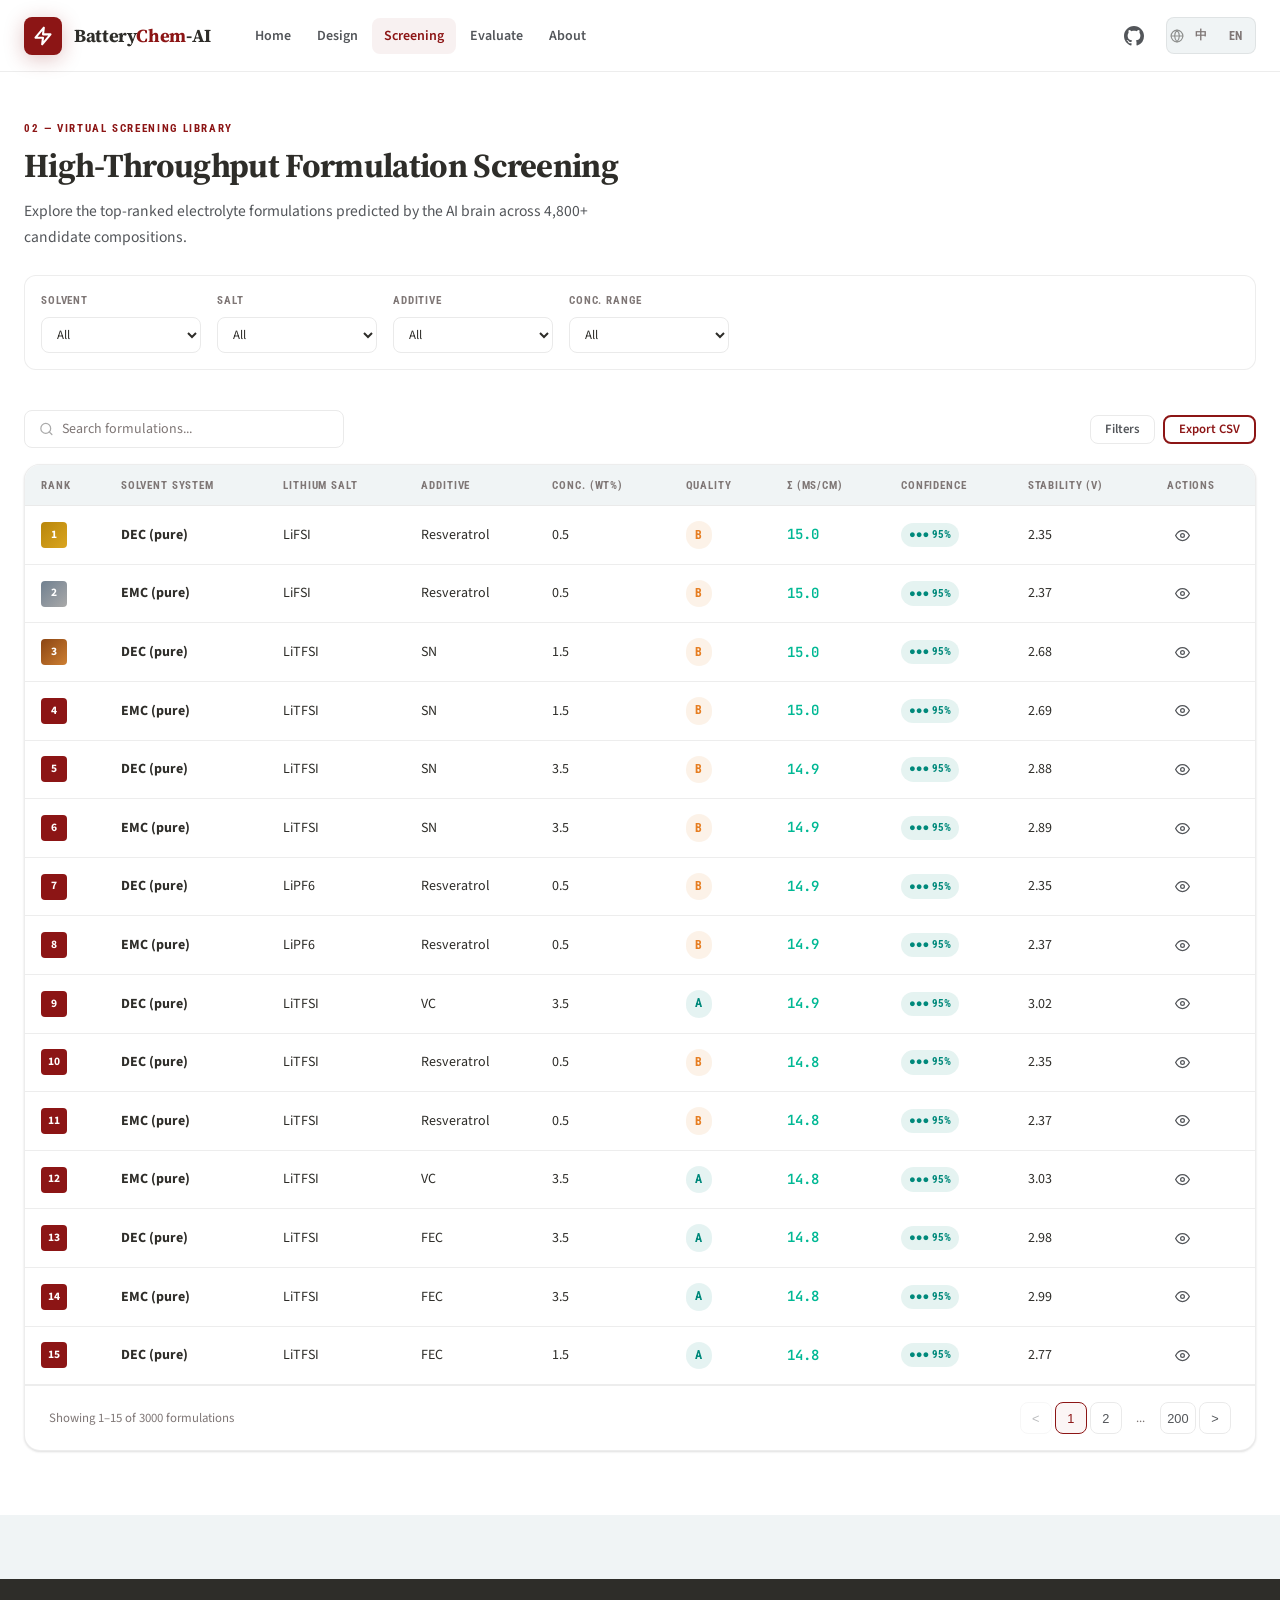
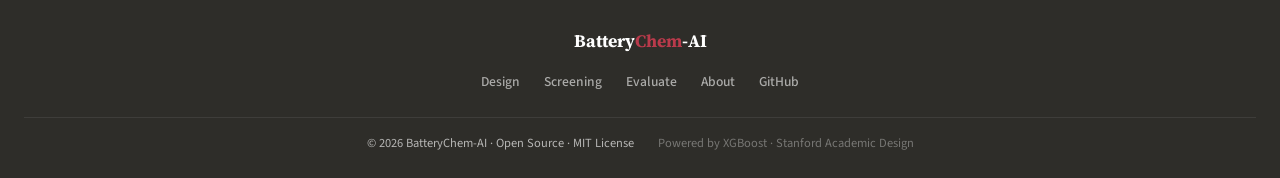
<file: screening.html>
<!DOCTYPE html>
<html lang="zh-CN">
<head>
<meta charset="UTF-8">
<meta name="viewport" content="width=device-width, initial-scale=1.0">
<title>Screening Library — BatteryChem-AI</title>
<link rel="preconnect" href="https://fonts.googleapis.com">
<link rel="preconnect" href="https://fonts.gstatic.com" crossorigin>
<link href="https://fonts.googleapis.com/css2?family=Source+Sans+3:ital,wght@0,300;0,400;0,600;0,700;1,400&family=Source+Serif+4:ital,wght@0,400;0,600;0,700;1,400&family=JetBrains+Mono:wght@400;500&family=Roboto+Condensed:wght@400;700&display=swap" rel="stylesheet">
<link rel="stylesheet" href="css/design-system.css">
</head>
<body>

<div id="nav-container"></div>

<section class="section section-white" style="padding-top:var(--s7)">
  <div class="section-inner">
    <div class="section-eyebrow" data-i18n="screening.eyebrow">02 — 虚拟筛选库</div>
    <h2 class="section-title" data-i18n="screening.title">高通量配方筛选</h2>
    <p class="section-desc" data-i18n="screening.desc">浏览 AI 大脑从 4,800+ 候选组合中预测的顶级电解液配方排名。</p>

    <!-- Facet Filter Panel -->
    <div class="facet-panel" style="margin-top:var(--s5)">
      <div class="facet-group">
        <label class="facet-label" data-i18n="screening.facet.solvent">溶剂</label>
        <select class="facet-select" id="filter-solvent">
          <option value="" data-i18n="screening.facet.all">全部</option>
          <option value="EC:DMC 1:1">EC:DMC 1:1</option>
          <option value="EC:DEC 1:1">EC:DEC 1:1</option>
          <option value="EC:EMC 3:7">EC:EMC 3:7</option>
          <option value="DOL:DME 1:1">DOL:DME 1:1</option>
        </select>
      </div>
      <div class="facet-group">
        <label class="facet-label" data-i18n="screening.facet.salt">锂盐</label>
        <select class="facet-select" id="filter-salt">
          <option value="" data-i18n="screening.facet.all">全部</option>
          <option value="LiPF₆">LiPF₆</option>
          <option value="LiFSI">LiFSI</option>
          <option value="LiTFSI">LiTFSI</option>
        </select>
      </div>
      <div class="facet-group">
        <label class="facet-label" data-i18n="screening.facet.additive">添加剂</label>
        <select class="facet-select" id="filter-additive">
          <option value="" data-i18n="screening.facet.all">全部</option>
          <option value="FEC">FEC</option>
          <option value="VC">VC</option>
          <option value="PS">PS</option>
          <option value="SN">SN</option>
          <option value="ADN">ADN</option>
          <option value="DTD">DTD</option>
        </select>
      </div>
      <div class="facet-group">
        <label class="facet-label" data-i18n="screening.facet.conc_range">浓度范围</label>
        <select class="facet-select" id="filter-conc">
          <option value="" data-i18n="screening.facet.all">全部</option>
          <option value="0,2.5">0 - 2.5 wt%</option>
          <option value="2.5,5">2.5 - 5.0 wt%</option>
        </select>
      </div>
    </div>

    <!-- Toolbar -->
    <div class="toolbar">
      <div class="toolbar-search">
        <svg width="16" height="16" viewBox="0 0 24 24" fill="none" stroke="#aaa" stroke-width="2" stroke-linecap="round"><circle cx="11" cy="11" r="8"/><line x1="21" y1="21" x2="16.65" y2="16.65"/></svg>
        <input type="text" id="search-input" data-i18n-placeholder="screening.search" placeholder="搜索配方...">
      </div>
      <div class="toolbar-actions">
        <button class="btn btn-outline btn-sm" id="reset-filters-btn" data-i18n="screening.filters">重置筛选</button>
        <button class="btn btn-secondary btn-sm" id="export-csv-btn" data-i18n="screening.export_csv">导出 CSV</button>
      </div>
    </div>

    <!-- Table -->
    <div class="card" style="overflow:hidden">
      <div class="table-wrap">
        <table class="data-table">
          <thead>
            <tr>
              <th data-i18n="screening.col.rank">排名</th>
              <th data-i18n="screening.col.solvent">溶剂体系</th>
              <th data-i18n="screening.col.salt">锂盐</th>
              <th data-i18n="screening.col.additive">添加剂</th>
              <th data-i18n="screening.col.conc">浓度 (wt%)</th>
              <th data-i18n="screening.col.quality">数据质量</th>
              <th class="sortable" data-i18n="screening.col.conductivity">σ (mS/cm)</th>
              <th data-i18n="screening.col.confidence">置信度</th>
              <th data-i18n="screening.col.stability">稳定性 (V)</th>
              <th data-i18n="screening.col.actions">操作</th>
            </tr>
          </thead>
          <tbody id="screening-tbody"></tbody>
        </table>
      </div>
      <div class="pagination" style="padding:var(--s4) var(--s5);border-top:1px solid var(--border-light)">
        <span id="pagination-info"></span>
        <div class="pag-btns">
          <button class="page-btn" id="prev-btn">&lt;</button>
          <button class="page-btn active" id="page-1">1</button>
          <button class="page-btn" id="page-2">2</button>
          <button class="page-btn" id="next-btn">&gt;</button>
        </div>
      </div>
    </div>
  </div>
</section>

<div id="footer-container"></div>

<script src="js/i18n-zh.js"></script>
<script src="js/i18n-en.js"></script>
<script src="js/i18n.js"></script>
<script src="js/nav.js"></script>
<script src="js/footer.js"></script>
<script src="data/top100_data.js"></script>
<script src="js/screening.js"></script>
<script>
I18n.init();
buildNav('screening');
buildFooter();
renderTable();

document.addEventListener('i18n-change', () => {
  buildNav('screening');
  buildFooter();
  renderTable();
});
</script>
</body>
</html>
</file>
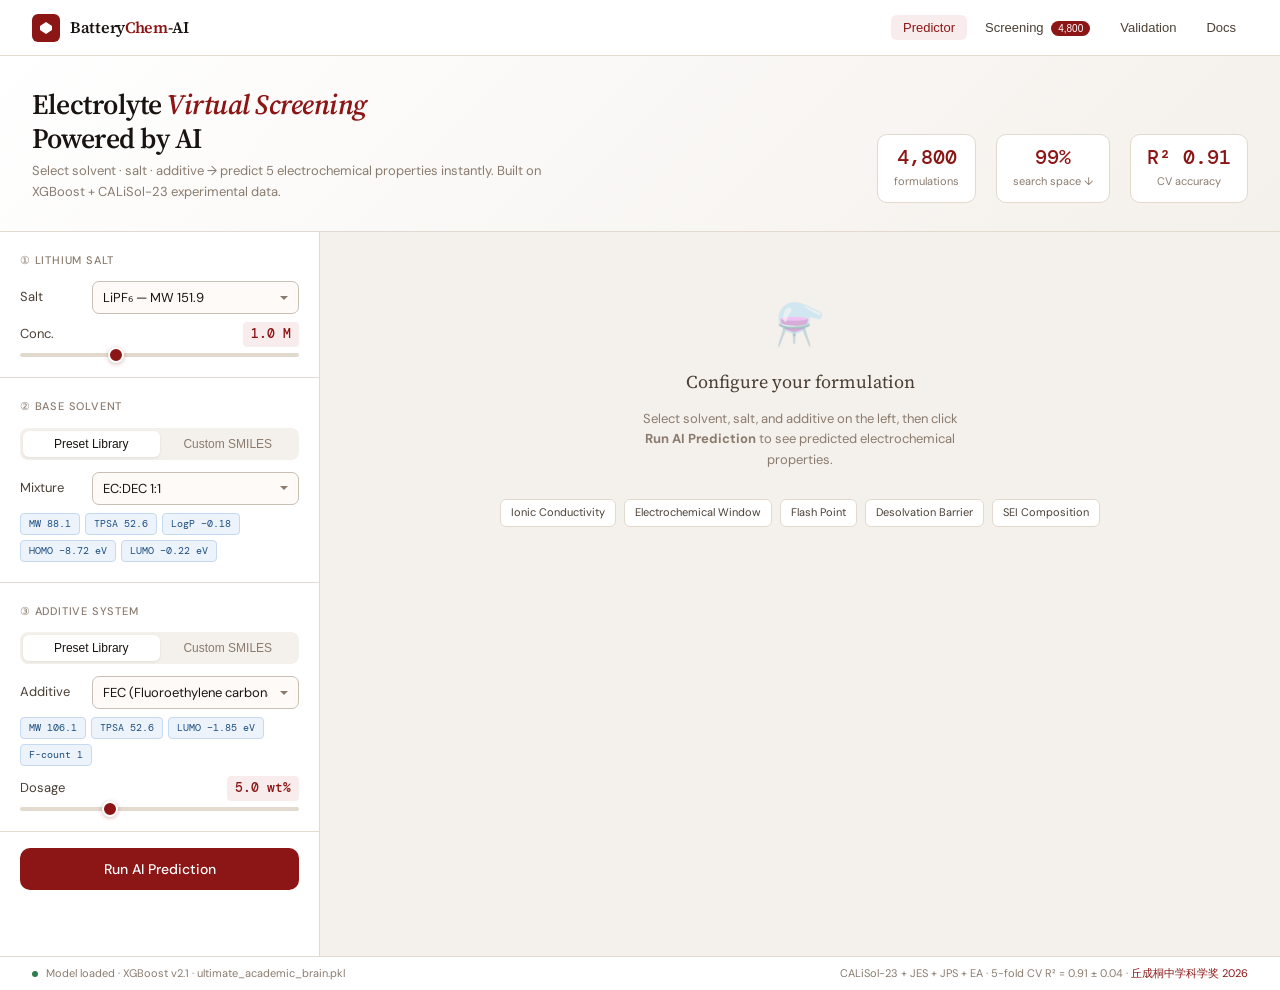
<file: docs/_archive/prototype-1.html>
<!DOCTYPE html>
<html lang="en">
<head>
<meta charset="UTF-8">
<meta name="viewport" content="width=device-width, initial-scale=1.0">
<title>BatteryChem-AI — Electrolyte Virtual Screening</title>
<style>
  @import url('https://fonts.googleapis.com/css2?family=Source+Serif+4:ital,wght@0,300;0,400;0,600;1,300&family=DM+Sans:wght@300;400;500&family=DM+Mono:wght@400;500&display=swap');

  :root {
    --cardinal: #8C1515;
    --cardinal-light: #B83A4B;
    --cardinal-pale: #F9ECEC;
    --sand: #F4F0EB;
    --warm-white: #FDFAF7;
    --ink: #1A1410;
    --ink-mid: #4A3F35;
    --ink-light: #8A7B6E;
    --border: #E2D9CF;
    --border-strong: #C9BFB5;
    --success: #2E7D4F;
    --success-bg: #EDF7F1;
    --warn: #B5650D;
    --warn-bg: #FEF3E2;
    --blue: #1C4E80;
    --blue-bg: #EDF3FB;
  }

  * { box-sizing: border-box; margin: 0; padding: 0; }

  body {
    font-family: 'DM Sans', sans-serif;
    background: var(--warm-white);
    color: var(--ink);
    min-height: 100vh;
    font-size: 14px;
    line-height: 1.6;
  }

  /* ── TOP NAV ── */
  nav {
    background: #fff;
    border-bottom: 1px solid var(--border);
    padding: 0 32px;
    height: 56px;
    display: flex;
    align-items: center;
    justify-content: space-between;
    position: sticky;
    top: 0;
    z-index: 100;
  }

  .nav-brand {
    display: flex;
    align-items: center;
    gap: 10px;
  }

  .nav-logo {
    width: 28px;
    height: 28px;
    background: var(--cardinal);
    border-radius: 6px;
    display: flex;
    align-items: center;
    justify-content: center;
  }

  .nav-logo svg { width: 16px; height: 16px; fill: white; }

  .nav-title {
    font-family: 'Source Serif 4', serif;
    font-weight: 600;
    font-size: 16px;
    color: var(--ink);
    letter-spacing: -0.3px;
  }

  .nav-title span { color: var(--cardinal); }

  .nav-links {
    display: flex;
    gap: 6px;
    align-items: center;
  }

  .nav-link {
    padding: 5px 12px;
    border-radius: 6px;
    font-size: 13px;
    font-weight: 400;
    color: var(--ink-mid);
    cursor: pointer;
    transition: background 0.15s;
    border: none;
    background: none;
  }
  .nav-link:hover { background: var(--sand); }
  .nav-link.active { background: var(--cardinal-pale); color: var(--cardinal); font-weight: 500; }

  .nav-badge {
    background: var(--cardinal);
    color: white;
    font-size: 10px;
    font-weight: 500;
    padding: 2px 7px;
    border-radius: 10px;
    margin-left: 4px;
  }

  /* ── HERO BANNER ── */
  .hero {
    background: linear-gradient(135deg, #fff 0%, var(--sand) 100%);
    border-bottom: 1px solid var(--border);
    padding: 32px 32px 28px;
    display: flex;
    align-items: flex-end;
    justify-content: space-between;
    gap: 24px;
  }

  .hero-text h1 {
    font-family: 'Source Serif 4', serif;
    font-size: 28px;
    font-weight: 600;
    color: var(--ink);
    letter-spacing: -0.5px;
    line-height: 1.2;
    margin-bottom: 6px;
  }

  .hero-text h1 em {
    font-style: italic;
    color: var(--cardinal);
  }

  .hero-text p {
    font-size: 13px;
    color: var(--ink-light);
    max-width: 520px;
  }

  .hero-stats {
    display: flex;
    gap: 20px;
    flex-shrink: 0;
  }

  .stat-pill {
    background: white;
    border: 1px solid var(--border);
    border-radius: 10px;
    padding: 10px 16px;
    text-align: center;
  }

  .stat-pill .num {
    font-family: 'DM Mono', monospace;
    font-size: 20px;
    font-weight: 500;
    color: var(--cardinal);
    display: block;
    line-height: 1.2;
  }

  .stat-pill .lbl {
    font-size: 11px;
    color: var(--ink-light);
    white-space: nowrap;
  }

  /* ── MAIN LAYOUT ── */
  .workspace {
    display: grid;
    grid-template-columns: 320px 1fr;
    min-height: calc(100vh - 56px - 120px);
  }

  /* ── LEFT PANEL ── */
  .panel-left {
    background: white;
    border-right: 1px solid var(--border);
    display: flex;
    flex-direction: column;
  }

  .panel-section {
    padding: 20px;
    border-bottom: 1px solid var(--border);
  }

  .panel-section:last-child { border-bottom: none; }

  .section-label {
    font-size: 11px;
    font-weight: 500;
    letter-spacing: 0.8px;
    text-transform: uppercase;
    color: var(--ink-light);
    margin-bottom: 12px;
  }

  /* Molecule selector */
  .mol-selector {
    display: flex;
    flex-direction: column;
    gap: 8px;
  }

  .mol-row {
    display: flex;
    align-items: center;
    justify-content: space-between;
    gap: 8px;
  }

  .mol-label {
    font-size: 13px;
    color: var(--ink-mid);
    font-weight: 400;
    min-width: 64px;
  }

  .select-wrap {
    flex: 1;
    position: relative;
  }

  select {
    width: 100%;
    padding: 7px 30px 7px 10px;
    border: 1px solid var(--border-strong);
    border-radius: 7px;
    font-family: 'DM Sans', sans-serif;
    font-size: 13px;
    color: var(--ink);
    background: var(--warm-white);
    appearance: none;
    cursor: pointer;
    transition: border-color 0.15s;
  }
  select:focus { outline: none; border-color: var(--cardinal); }

  .select-arrow {
    position: absolute;
    right: 9px;
    top: 50%;
    transform: translateY(-50%);
    width: 12px;
    height: 12px;
    pointer-events: none;
    color: var(--ink-light);
  }

  /* Slider */
  .slider-row {
    display: flex;
    flex-direction: column;
    gap: 6px;
  }

  .slider-header {
    display: flex;
    justify-content: space-between;
    align-items: center;
  }

  .slider-value {
    font-family: 'DM Mono', monospace;
    font-size: 13px;
    font-weight: 500;
    color: var(--cardinal);
    background: var(--cardinal-pale);
    padding: 2px 8px;
    border-radius: 4px;
  }

  input[type="range"] {
    width: 100%;
    height: 4px;
    appearance: none;
    background: var(--border);
    border-radius: 2px;
    cursor: pointer;
  }

  input[type="range"]::-webkit-slider-thumb {
    appearance: none;
    width: 16px;
    height: 16px;
    border-radius: 50%;
    background: var(--cardinal);
    border: 2px solid white;
    box-shadow: 0 1px 4px rgba(140,21,21,0.3);
  }

  /* Mode toggle */
  .mode-toggle {
    display: flex;
    background: var(--sand);
    border-radius: 8px;
    padding: 3px;
    margin-bottom: 12px;
  }

  .mode-btn {
    flex: 1;
    padding: 6px 0;
    text-align: center;
    font-size: 12px;
    font-weight: 500;
    border-radius: 6px;
    cursor: pointer;
    transition: all 0.15s;
    color: var(--ink-light);
    border: none;
    background: none;
  }
  .mode-btn.active {
    background: white;
    color: var(--ink);
    box-shadow: 0 1px 3px rgba(0,0,0,0.08);
  }

  /* Tag display */
  .mol-tags {
    display: flex;
    flex-wrap: wrap;
    gap: 5px;
    margin-top: 8px;
  }

  .mol-tag {
    font-family: 'DM Mono', monospace;
    font-size: 10px;
    padding: 2px 8px;
    border-radius: 4px;
    background: var(--blue-bg);
    color: var(--blue);
    border: 1px solid #C5D9F0;
  }

  /* Run button */
  .run-btn {
    margin: 16px 20px;
    padding: 12px;
    background: var(--cardinal);
    color: white;
    border: none;
    border-radius: 10px;
    font-family: 'DM Sans', sans-serif;
    font-size: 14px;
    font-weight: 500;
    cursor: pointer;
    width: calc(100% - 40px);
    display: flex;
    align-items: center;
    justify-content: center;
    gap: 8px;
    transition: background 0.15s, transform 0.1s;
  }
  .run-btn:hover { background: var(--cardinal-light); }
  .run-btn:active { transform: scale(0.98); }

  .run-icon {
    width: 16px;
    height: 16px;
    border: 2px solid rgba(255,255,255,0.5);
    border-radius: 50%;
    border-top-color: white;
    animation: spin 0.8s linear infinite;
    display: none;
  }
  .run-btn.loading .run-icon { display: block; }
  .run-btn.loading .run-text { opacity: 0.8; }

  @keyframes spin { to { transform: rotate(360deg); } }

  /* ── RIGHT PANEL ── */
  .panel-right {
    background: var(--sand);
    display: flex;
    flex-direction: column;
    gap: 0;
  }

  /* Results header */
  .results-header {
    background: white;
    border-bottom: 1px solid var(--border);
    padding: 16px 24px;
    display: flex;
    align-items: center;
    justify-content: space-between;
  }

  .results-title {
    font-family: 'Source Serif 4', serif;
    font-size: 16px;
    font-weight: 600;
    color: var(--ink);
  }

  .formulation-tag {
    font-family: 'DM Mono', monospace;
    font-size: 11px;
    color: var(--ink-mid);
    background: var(--sand);
    padding: 4px 10px;
    border-radius: 6px;
    border: 1px solid var(--border);
  }

  /* Properties grid */
  .results-body {
    padding: 20px 24px;
    display: flex;
    flex-direction: column;
    gap: 16px;
  }

  .props-grid {
    display: grid;
    grid-template-columns: repeat(3, 1fr);
    gap: 12px;
  }

  .prop-card {
    background: white;
    border: 1px solid var(--border);
    border-radius: 12px;
    padding: 16px;
    position: relative;
    overflow: hidden;
    transition: box-shadow 0.2s;
  }
  .prop-card:hover { box-shadow: 0 4px 16px rgba(0,0,0,0.06); }

  .prop-card::before {
    content: '';
    position: absolute;
    top: 0;
    left: 0;
    right: 0;
    height: 3px;
    border-radius: 12px 12px 0 0;
  }

  .prop-card.conductivity::before { background: var(--cardinal); }
  .prop-card.window::before { background: var(--blue); }
  .prop-card.flash::before { background: var(--warn); }
  .prop-card.desolv::before { background: #5B7A3B; }
  .prop-card.sei::before { background: #6B4D8A; }

  .prop-icon {
    font-size: 18px;
    margin-bottom: 8px;
  }

  .prop-name {
    font-size: 11px;
    color: var(--ink-light);
    font-weight: 400;
    letter-spacing: 0.3px;
    margin-bottom: 4px;
  }

  .prop-value {
    font-family: 'DM Mono', monospace;
    font-size: 24px;
    font-weight: 500;
    color: var(--ink);
    line-height: 1.1;
  }

  .prop-unit {
    font-size: 12px;
    color: var(--ink-light);
    font-family: 'DM Sans', sans-serif;
    font-weight: 400;
  }

  .prop-bar {
    margin-top: 10px;
    height: 4px;
    background: var(--border);
    border-radius: 2px;
    overflow: hidden;
  }

  .prop-bar-fill {
    height: 100%;
    border-radius: 2px;
    transition: width 0.6s cubic-bezier(0.4,0,0.2,1);
  }

  .conductivity .prop-bar-fill { background: var(--cardinal); width: 78%; }
  .window .prop-bar-fill { background: var(--blue); width: 85%; }
  .flash .prop-bar-fill { background: var(--warn); width: 62%; }
  .desolv .prop-bar-fill { background: #5B7A3B; width: 55%; }
  .sei .prop-bar-fill { background: #6B4D8A; width: 90%; }

  .prop-badge {
    position: absolute;
    top: 12px;
    right: 12px;
    font-size: 10px;
    padding: 2px 6px;
    border-radius: 4px;
    font-weight: 500;
  }

  .badge-good { background: var(--success-bg); color: var(--success); }
  .badge-warn { background: var(--warn-bg); color: var(--warn); }
  .badge-info { background: var(--blue-bg); color: var(--blue); }

  /* ── LOWER SECTION: Radar + SHAP ── */
  .analysis-grid {
    display: grid;
    grid-template-columns: 1fr 1fr;
    gap: 12px;
  }

  .analysis-card {
    background: white;
    border: 1px solid var(--border);
    border-radius: 12px;
    padding: 16px;
  }

  .analysis-title {
    font-size: 12px;
    font-weight: 500;
    letter-spacing: 0.5px;
    text-transform: uppercase;
    color: var(--ink-light);
    margin-bottom: 14px;
    display: flex;
    align-items: center;
    gap: 6px;
  }

  /* Radar chart SVG */
  .radar-wrap {
    display: flex;
    justify-content: center;
    align-items: center;
  }

  /* SHAP bars */
  .shap-list {
    display: flex;
    flex-direction: column;
    gap: 8px;
  }

  .shap-row {
    display: flex;
    align-items: center;
    gap: 8px;
  }

  .shap-name {
    font-family: 'DM Mono', monospace;
    font-size: 11px;
    color: var(--ink-mid);
    min-width: 100px;
  }

  .shap-bar-wrap {
    flex: 1;
    height: 8px;
    background: var(--border);
    border-radius: 4px;
    overflow: hidden;
    position: relative;
  }

  .shap-bar {
    position: absolute;
    top: 0;
    height: 100%;
    border-radius: 4px;
    transition: width 0.5s ease;
  }

  .shap-bar.pos { background: var(--cardinal); left: 0; }
  .shap-bar.neg { background: #4A90D9; right: 0; }

  .shap-val {
    font-family: 'DM Mono', monospace;
    font-size: 10px;
    color: var(--ink-light);
    min-width: 40px;
    text-align: right;
  }

  /* ── TOP 100 TABLE ── */
  .table-section {
    background: white;
    border: 1px solid var(--border);
    border-radius: 12px;
    overflow: hidden;
  }

  .table-header {
    padding: 14px 16px;
    border-bottom: 1px solid var(--border);
    display: flex;
    align-items: center;
    justify-content: space-between;
  }

  table {
    width: 100%;
    border-collapse: collapse;
    font-size: 12px;
  }

  thead th {
    padding: 10px 12px;
    text-align: left;
    font-size: 10px;
    font-weight: 500;
    letter-spacing: 0.5px;
    text-transform: uppercase;
    color: var(--ink-light);
    background: var(--sand);
    border-bottom: 1px solid var(--border);
  }

  tbody tr {
    border-bottom: 1px solid var(--border);
    transition: background 0.1s;
  }
  tbody tr:hover { background: var(--sand); }
  tbody tr:last-child { border-bottom: none; }

  tbody td {
    padding: 10px 12px;
    color: var(--ink-mid);
  }

  .td-rank {
    font-family: 'DM Mono', monospace;
    font-weight: 500;
    color: var(--ink-light);
  }

  .td-rank.top3 { color: var(--cardinal); font-weight: 600; }

  .td-formula {
    font-family: 'DM Mono', monospace;
    font-size: 11px;
    color: var(--ink);
  }

  .td-score {
    font-family: 'DM Mono', monospace;
    font-weight: 500;
  }

  .score-high { color: var(--cardinal); }
  .score-mid { color: var(--warn); }
  .score-low { color: var(--ink-light); }

  .tag-small {
    display: inline-block;
    font-size: 9px;
    padding: 1px 5px;
    border-radius: 3px;
    font-weight: 500;
  }

  .tag-lifp6 { background: #FDE8E8; color: #C0392B; }
  .tag-lifsi { background: #E8F3FE; color: #1C4E80; }
  .tag-litfsi { background: #F0F9ED; color: #2E7D4F; }

  /* ── STATUS BAR ── */
  .status-bar {
    background: white;
    border-top: 1px solid var(--border);
    padding: 8px 32px;
    display: flex;
    align-items: center;
    justify-content: space-between;
    font-size: 11px;
    color: var(--ink-light);
  }

  .status-dot {
    width: 6px;
    height: 6px;
    border-radius: 50%;
    background: var(--success);
    display: inline-block;
    margin-right: 5px;
  }

  /* ── TABS ── */
  .tab-bar {
    display: flex;
    gap: 0;
    border-bottom: 1px solid var(--border);
    background: white;
    padding: 0 24px;
  }

  .tab {
    padding: 12px 16px;
    font-size: 13px;
    font-weight: 400;
    color: var(--ink-light);
    border-bottom: 2px solid transparent;
    cursor: pointer;
    transition: all 0.15s;
    white-space: nowrap;
    border: none;
    background: none;
  }
  .tab:hover { color: var(--ink); }
  .tab.active { color: var(--cardinal); border-bottom-color: var(--cardinal); font-weight: 500; }

  /* Confidence band */
  .confidence-row {
    display: flex;
    align-items: center;
    gap: 10px;
    background: var(--blue-bg);
    border: 1px solid #C5D9F0;
    border-radius: 8px;
    padding: 10px 14px;
    font-size: 12px;
    color: var(--blue);
  }

  .confidence-icon { font-size: 16px; }

  /* Placeholder state */
  .placeholder {
    display: flex;
    flex-direction: column;
    align-items: center;
    justify-content: center;
    padding: 60px 24px;
    text-align: center;
    gap: 12px;
    color: var(--ink-light);
  }

  .placeholder-icon { font-size: 40px; opacity: 0.4; }
  .placeholder h3 { font-family: 'Source Serif 4', serif; font-size: 18px; color: var(--ink-mid); font-weight: 400; }
  .placeholder p { font-size: 13px; max-width: 320px; }

  /* Mobile note */
  @media (max-width: 900px) {
    .workspace { grid-template-columns: 1fr; }
    .props-grid { grid-template-columns: 1fr 1fr; }
    .analysis-grid { grid-template-columns: 1fr; }
  }
</style>
</head>
<body>

<!-- NAV -->
<nav>
  <div class="nav-brand">
    <div class="nav-logo">
      <svg viewBox="0 0 16 16"><path d="M8 2L14 6V10L8 14L2 10V6L8 2Z"/></svg>
    </div>
    <span class="nav-title">Battery<span>Chem</span>-AI</span>
  </div>
  <div class="nav-links">
    <button class="nav-link active">Predictor</button>
    <button class="nav-link" onclick="showSection('screening')">Screening <span class="nav-badge">4,800</span></button>
    <button class="nav-link" onclick="showSection('validation')">Validation</button>
    <button class="nav-link">Docs</button>
  </div>
</nav>

<!-- HERO -->
<div class="hero">
  <div class="hero-text">
    <h1>Electrolyte <em>Virtual Screening</em><br>Powered by AI</h1>
    <p>Select solvent · salt · additive → predict 5 electrochemical properties instantly. Built on XGBoost + CALiSol-23 experimental data.</p>
  </div>
  <div class="hero-stats">
    <div class="stat-pill">
      <span class="num">4,800</span>
      <span class="lbl">formulations</span>
    </div>
    <div class="stat-pill">
      <span class="num">99%</span>
      <span class="lbl">search space ↓</span>
    </div>
    <div class="stat-pill">
      <span class="num">R² 0.91</span>
      <span class="lbl">CV accuracy</span>
    </div>
  </div>
</div>

<!-- MAIN WORKSPACE -->
<div class="workspace">

  <!-- LEFT: INPUT PANEL -->
  <div class="panel-left">

    <!-- Lithium Salt -->
    <div class="panel-section">
      <div class="section-label">① Lithium Salt</div>
      <div class="mol-selector">
        <div class="mol-row">
          <span class="mol-label">Salt</span>
          <div class="select-wrap">
            <select id="salt" onchange="updateTags()">
              <option value="LiPF6">LiPF₆ — MW 151.9</option>
              <option value="LiFSI">LiFSI — MW 187.1</option>
              <option value="LiTFSI">LiTFSI — MW 287.1</option>
            </select>
            <svg class="select-arrow" viewBox="0 0 12 12" fill="currentColor"><path d="M2 4l4 4 4-4"/></svg>
          </div>
        </div>
        <div class="slider-row">
          <div class="slider-header">
            <span class="mol-label">Conc.</span>
            <span class="slider-value" id="conc-val">1.0 M</span>
          </div>
          <input type="range" min="0.5" max="2.0" step="0.1" value="1.0" oninput="document.getElementById('conc-val').textContent=this.value+' M'">
        </div>
      </div>
    </div>

    <!-- Base Solvent -->
    <div class="panel-section">
      <div class="section-label">② Base Solvent</div>
      <div class="mode-toggle">
        <button class="mode-btn active" onclick="setMode(this,'solvent','preset')">Preset Library</button>
        <button class="mode-btn" onclick="setMode(this,'solvent','custom')">Custom SMILES</button>
      </div>
      <div id="solvent-preset">
        <div class="mol-row">
          <span class="mol-label">Mixture</span>
          <div class="select-wrap">
            <select id="solvent" onchange="updateTags()">
              <option value="EC_DEC">EC:DEC 1:1</option>
              <option value="EC_EMC">EC:EMC 3:7</option>
              <option value="EC_DMC">EC:DMC 1:1</option>
              <option value="PC">PC (neat)</option>
              <option value="DOL_DME">DOL:DME 1:1</option>
            </select>
            <svg class="select-arrow" viewBox="0 0 12 12" fill="currentColor"><path d="M2 4l4 4 4-4"/></svg>
          </div>
        </div>
        <div class="mol-tags" id="solvent-tags">
          <span class="mol-tag">MW 88.1</span>
          <span class="mol-tag">TPSA 52.6</span>
          <span class="mol-tag">LogP −0.18</span>
          <span class="mol-tag">HOMO −8.72 eV</span>
          <span class="mol-tag">LUMO −0.22 eV</span>
        </div>
      </div>
      <div id="solvent-custom" style="display:none">
        <input type="text" placeholder="Enter SMILES string..." style="width:100%;padding:8px 10px;border:1px solid var(--border-strong);border-radius:7px;font-size:13px;font-family:'DM Mono',monospace">
        <p style="font-size:11px;color:var(--ink-light);margin-top:6px">Descriptors auto-extracted via RDKit</p>
      </div>
    </div>

    <!-- Additive -->
    <div class="panel-section">
      <div class="section-label">③ Additive System</div>
      <div class="mode-toggle">
        <button class="mode-btn active" onclick="setMode(this,'additive','preset')">Preset Library</button>
        <button class="mode-btn" onclick="setMode(this,'additive','custom')">Custom SMILES</button>
      </div>
      <div id="additive-preset">
        <div class="mol-row">
          <span class="mol-label">Additive</span>
          <div class="select-wrap">
            <select id="additive" onchange="updateTags()">
              <optgroup label="Industrial">
                <option value="FEC">FEC (Fluoroethylene carbonate)</option>
                <option value="VC">VC (Vinylene carbonate)</option>
                <option value="PS">PS (Propane sultone)</option>
                <option value="SN">SN (Succinonitrile)</option>
                <option value="ADN">ADN (Adiponitrile)</option>
                <option value="DTD">DTD (1,3,2-Dioxathiolane 2,2-dioxide)</option>
              </optgroup>
              <optgroup label="Polyphenol (Semi-empirical)">
                <option value="Quercetin">Quercetin</option>
                <option value="Catechin">Catechin</option>
                <option value="Gallic_Acid">Gallic Acid</option>
                <option value="Resveratrol">Resveratrol</option>
              </optgroup>
            </select>
            <svg class="select-arrow" viewBox="0 0 12 12" fill="currentColor"><path d="M2 4l4 4 4-4"/></svg>
          </div>
        </div>
        <div class="mol-tags" id="additive-tags">
          <span class="mol-tag">MW 106.1</span>
          <span class="mol-tag">TPSA 52.6</span>
          <span class="mol-tag">LUMO −1.85 eV</span>
          <span class="mol-tag">F-count 1</span>
        </div>
        <div class="slider-row" style="margin-top:10px">
          <div class="slider-header">
            <span class="mol-label">Dosage</span>
            <span class="slider-value" id="add-val">5.0 wt%</span>
          </div>
          <input type="range" min="0.5" max="15" step="0.5" value="5" oninput="document.getElementById('add-val').textContent=this.value+' wt%'">
        </div>
      </div>
      <div id="additive-custom" style="display:none">
        <input type="text" placeholder="Enter SMILES string..." style="width:100%;padding:8px 10px;border:1px solid var(--border-strong);border-radius:7px;font-size:13px;font-family:'DM Mono',monospace">
      </div>
    </div>

    <!-- Run -->
    <button class="run-btn" id="run-btn" onclick="runPrediction()">
      <div class="run-icon"></div>
      <span class="run-text">Run AI Prediction</span>
    </button>

  </div>

  <!-- RIGHT: OUTPUT PANEL -->
  <div class="panel-right">

    <!-- State: placeholder before first run -->
    <div id="placeholder-state" style="flex:1">
      <div class="placeholder">
        <div class="placeholder-icon">⚗️</div>
        <h3>Configure your formulation</h3>
        <p>Select solvent, salt, and additive on the left, then click <strong>Run AI Prediction</strong> to see predicted electrochemical properties.</p>
        <div style="margin-top:16px;display:flex;gap:8px;flex-wrap:wrap;justify-content:center">
          <span style="font-size:11px;padding:4px 10px;background:white;border:1px solid var(--border);border-radius:6px;color:var(--ink-mid)">Ionic Conductivity</span>
          <span style="font-size:11px;padding:4px 10px;background:white;border:1px solid var(--border);border-radius:6px;color:var(--ink-mid)">Electrochemical Window</span>
          <span style="font-size:11px;padding:4px 10px;background:white;border:1px solid var(--border);border-radius:6px;color:var(--ink-mid)">Flash Point</span>
          <span style="font-size:11px;padding:4px 10px;background:white;border:1px solid var(--border);border-radius:6px;color:var(--ink-mid)">Desolvation Barrier</span>
          <span style="font-size:11px;padding:4px 10px;background:white;border:1px solid var(--border);border-radius:6px;color:var(--ink-mid)">SEI Composition</span>
        </div>
      </div>
    </div>

    <!-- State: results (hidden initially) -->
    <div id="results-state" style="display:none;flex-direction:column;gap:0">

      <div class="results-header">
        <span class="results-title">Prediction Results</span>
        <span class="formulation-tag" id="formulation-label">EC:DEC 1:1 + LiPF₆ 1.0M + FEC 5wt%</span>
      </div>

      <!-- Tab bar -->
      <div class="tab-bar">
        <button class="tab active" onclick="switchTab(this,'tab-props')">Properties</button>
        <button class="tab" onclick="switchTab(this,'tab-shap')">SHAP Analysis</button>
        <button class="tab" onclick="switchTab(this,'tab-radar')">Radar Chart</button>
      </div>

      <!-- Tab: Properties -->
      <div id="tab-props" class="results-body">

        <div class="confidence-row">
          <span class="confidence-icon">ℹ️</span>
          <span>Prediction within training range. Confidence band: <strong>±1.2 mS/cm</strong> for conductivity. Cross-validate against literature before wet-lab use.</span>
        </div>

        <div class="props-grid">

          <div class="prop-card conductivity">
            <span class="prop-badge badge-good">In Range</span>
            <div class="prop-icon">⚡</div>
            <div class="prop-name">Ionic Conductivity (σ)</div>
            <div class="prop-value">10.2 <span class="prop-unit">mS/cm</span></div>
            <div class="prop-bar"><div class="prop-bar-fill"></div></div>
          </div>

          <div class="prop-card window">
            <span class="prop-badge badge-good">Stable</span>
            <div class="prop-icon">🔋</div>
            <div class="prop-name">Electrochemical Window</div>
            <div class="prop-value">4.55 <span class="prop-unit">V vs. Li/Li⁺</span></div>
            <div class="prop-bar"><div class="prop-bar-fill"></div></div>
          </div>

          <div class="prop-card flash">
            <span class="prop-badge badge-warn">Moderate</span>
            <div class="prop-icon">🔥</div>
            <div class="prop-name">Flash Point</div>
            <div class="prop-value">105 <span class="prop-unit">°C</span></div>
            <div class="prop-bar"><div class="prop-bar-fill"></div></div>
          </div>

          <div class="prop-card desolv">
            <span class="prop-badge badge-good">Low Barrier</span>
            <div class="prop-icon">⚛️</div>
            <div class="prop-name">Li⁺ Desolvation Barrier</div>
            <div class="prop-value">42.8 <span class="prop-unit">kJ/mol</span></div>
            <div class="prop-bar"><div class="prop-bar-fill"></div></div>
          </div>

          <div class="prop-card sei" style="grid-column: span 2;">
            <span class="prop-badge badge-info">LiF-rich</span>
            <div class="prop-icon">🧬</div>
            <div class="prop-name">SEI Composition Proxy</div>
            <div class="prop-value">0.82 <span class="prop-unit">index — LiF-dominated (F-rich SEI)</span></div>
            <div class="prop-bar"><div class="prop-bar-fill"></div></div>
          </div>

        </div>

      </div>

      <!-- Tab: SHAP -->
      <div id="tab-shap" class="results-body" style="display:none">
        <div class="analysis-card" style="flex:1">
          <div class="analysis-title">
            <span>🔬</span> Feature Attribution — Ionic Conductivity
          </div>
          <div class="shap-list">
            <div class="shap-row">
              <span class="shap-name">additive_lumo</span>
              <div class="shap-bar-wrap"><div class="shap-bar pos" style="width:82%"></div></div>
              <span class="shap-val">+0.82</span>
            </div>
            <div class="shap-row">
              <span class="shap-name">additive_pct</span>
              <div class="shap-bar-wrap"><div class="shap-bar pos" style="width:61%"></div></div>
              <span class="shap-val">+0.61</span>
            </div>
            <div class="shap-row">
              <span class="shap-name">solvent_tpsa</span>
              <div class="shap-bar-wrap"><div class="shap-bar pos" style="width:45%"></div></div>
              <span class="shap-val">+0.45</span>
            </div>
            <div class="shap-row">
              <span class="shap-name">salt_mw</span>
              <div class="shap-bar-wrap"><div class="shap-bar neg" style="width:38%"></div></div>
              <span class="shap-val">−0.38</span>
            </div>
            <div class="shap-row">
              <span class="shap-name">additive_mw</span>
              <div class="shap-bar-wrap"><div class="shap-bar neg" style="width:29%"></div></div>
              <span class="shap-val">−0.29</span>
            </div>
            <div class="shap-row">
              <span class="shap-name">solvent_logp</span>
              <div class="shap-bar-wrap"><div class="shap-bar neg" style="width:18%"></div></div>
              <span class="shap-val">−0.18</span>
            </div>
            <div class="shap-row">
              <span class="shap-name">cross_gap</span>
              <div class="shap-bar-wrap"><div class="shap-bar pos" style="width:15%"></div></div>
              <span class="shap-val">+0.15</span>
            </div>
          </div>
          <p style="font-size:11px;color:var(--ink-light);margin-top:14px">↑ Red = positive contribution · Blue = negative contribution. Units: mS/cm.</p>
        </div>
      </div>

      <!-- Tab: Radar -->
      <div id="tab-radar" class="results-body" style="display:none">
        <div class="analysis-card" style="display:flex;flex-direction:column;align-items:center">
          <div class="analysis-title">📡 Multi-Property Radar</div>
          <div class="radar-wrap">
            <svg width="260" height="260" viewBox="0 0 260 260">
              <!-- background grid -->
              <g opacity="0.15">
                <polygon points="130,30 205,78 205,182 130,230 55,182 55,78" fill="none" stroke="#8A7B6E" stroke-width="1"/>
                <polygon points="130,55 187,88 187,172 130,205 73,172 73,88" fill="none" stroke="#8A7B6E" stroke-width="1"/>
                <polygon points="130,80 168,100 168,160 130,180 92,160 92,100" fill="none" stroke="#8A7B6E" stroke-width="1"/>
                <polygon points="130,105 149,117 149,143 130,155 111,143 111,117" fill="none" stroke="#8A7B6E" stroke-width="1"/>
                <line x1="130" y1="130" x2="130" y2="30" stroke="#8A7B6E" stroke-width="1"/>
                <line x1="130" y1="130" x2="205" y2="78" stroke="#8A7B6E" stroke-width="1"/>
                <line x1="130" y1="130" x2="205" y2="182" stroke="#8A7B6E" stroke-width="1"/>
                <line x1="130" y1="130" x2="130" y2="230" stroke="#8A7B6E" stroke-width="1"/>
                <line x1="130" y1="130" x2="55" y2="182" stroke="#8A7B6E" stroke-width="1"/>
                <line x1="130" y1="130" x2="55" y2="78" stroke="#8A7B6E" stroke-width="1"/>
              </g>
              <!-- data polygon: conductivity, window, flash, desolv, sei, additive -->
              <polygon
                points="130,44 196,88 195,171 130,210 68,171 65,95"
                fill="rgba(140,21,21,0.12)"
                stroke="#8C1515"
                stroke-width="2"
                stroke-linejoin="round"/>
              <!-- dots -->
              <circle cx="130" cy="44" r="4" fill="#8C1515"/>
              <circle cx="196" cy="88" r="4" fill="#8C1515"/>
              <circle cx="195" cy="171" r="4" fill="#8C1515"/>
              <circle cx="130" cy="210" r="4" fill="#8C1515"/>
              <circle cx="68" cy="171" r="4" fill="#8C1515"/>
              <circle cx="65" cy="95" r="4" fill="#8C1515"/>
              <!-- labels -->
              <text x="130" y="22" text-anchor="middle" font-size="10" fill="#4A3F35" font-family="DM Sans">σ Conductivity</text>
              <text x="218" y="82" text-anchor="start" font-size="10" fill="#4A3F35" font-family="DM Sans">Echem Window</text>
              <text x="218" y="182" text-anchor="start" font-size="10" fill="#4A3F35" font-family="DM Sans">Flash Point</text>
              <text x="130" y="248" text-anchor="middle" font-size="10" fill="#4A3F35" font-family="DM Sans">SEI Index</text>
              <text x="42" y="182" text-anchor="end" font-size="10" fill="#4A3F35" font-family="DM Sans">Desolvation</text>
              <text x="42" y="90" text-anchor="end" font-size="10" fill="#4A3F35" font-family="DM Sans">Dosage</text>
            </svg>
          </div>
          <p style="font-size:11px;color:var(--ink-light);text-align:center">Normalized 0–1 per property. Outer = better performance.</p>
        </div>
      </div>

    </div>

  </div>
</div>

<!-- STATUS BAR -->
<div class="status-bar">
  <div>
    <span class="status-dot"></span>
    Model loaded · XGBoost v2.1 · ultimate_academic_brain.pkl
  </div>
  <div>
    CALiSol-23 + JES + JPS + EA · 5-fold CV R² = 0.91 ± 0.04 ·
    <span style="color:var(--cardinal)">丘成桐中学科学奖 2026</span>
  </div>
</div>

<script>
// ── Mode toggle
function setMode(btn, group, mode) {
  const parent = btn.closest('.panel-section');
  parent.querySelectorAll('.mode-btn').forEach(b => b.classList.remove('active'));
  btn.classList.add('active');
  parent.querySelector(`#${group}-preset`).style.display = mode === 'preset' ? 'block' : 'none';
  parent.querySelector(`#${group}-custom`).style.display = mode === 'custom' ? 'block' : 'none';
}

// ── Tags
const ADDITIVE_TAGS = {
  FEC: ['MW 106.1', 'TPSA 52.6', 'LUMO −1.85 eV', 'F-count 1'],
  VC: ['MW 86.0', 'TPSA 43.4', 'LUMO −1.42 eV', 'F-count 0'],
  PS: ['MW 122.1', 'TPSA 62.7', 'LUMO −0.98 eV', 'S-count 1'],
  SN: ['MW 68.1', 'TPSA 58.3', 'LUMO −1.20 eV', 'N-count 2'],
  ADN: ['MW 108.1', 'TPSA 65.4', 'LUMO −1.15 eV', 'N-count 2'],
  DTD: ['MW 124.1', 'TPSA 74.8', 'LUMO −0.88 eV', 'S-count 1'],
  Quercetin: ['MW 302.2', 'TPSA 127.4', 'LUMO −2.10 eV', 'Semi-empirical'],
  Catechin: ['MW 290.3', 'TPSA 110.4', 'LUMO −1.95 eV', 'Semi-empirical'],
  Gallic_Acid: ['MW 170.1', 'TPSA 97.5', 'LUMO −1.78 eV', 'Semi-empirical'],
  Resveratrol: ['MW 228.2', 'TPSA 60.7', 'LUMO −1.88 eV', 'Semi-empirical'],
};

function updateTags() {
  const add = document.getElementById('additive').value;
  const tags = ADDITIVE_TAGS[add] || [];
  const container = document.getElementById('additive-tags');
  container.innerHTML = tags.map(t => `<span class="mol-tag">${t}</span>`).join('');
}

// ── Tab switch
function switchTab(btn, tabId) {
  document.querySelectorAll('.tab').forEach(t => t.classList.remove('active'));
  btn.classList.add('active');
  ['tab-props','tab-shap','tab-radar'].forEach(id => {
    document.getElementById(id).style.display = id === tabId ? 'flex' : 'none';
  });
  // tab-props is block-level
  if (tabId === 'tab-props') document.getElementById(tabId).style.display = 'block';
}

// ── Run prediction (mock)
function runPrediction() {
  const btn = document.getElementById('run-btn');
  btn.classList.add('loading');
  btn.querySelector('.run-text').textContent = 'Computing…';

  setTimeout(() => {
    btn.classList.remove('loading');
    btn.querySelector('.run-text').textContent = 'Run AI Prediction';

    // Update formulation label
    const salt = document.getElementById('salt').value;
    const solvent = document.getElementById('solvent');
    const additive = document.getElementById('additive');
    const concVal = document.getElementById('conc-val').textContent;
    const addVal = document.getElementById('add-val').textContent;
    const solventLabel = solvent.options[solvent.selectedIndex].text;
    const additiveLabel = additive.options[additive.selectedIndex].text.split(' (')[0];

    document.getElementById('formulation-label').textContent =
      `${solventLabel} + ${salt} ${concVal} + ${additiveLabel} ${addVal}`;

    // Show results
    document.getElementById('placeholder-state').style.display = 'none';
    const res = document.getElementById('results-state');
    res.style.display = 'flex';
    res.style.flexDirection = 'column';
  }, 1200);
}

// ── Section nav (stub)
function showSection(s) {
  alert(`"${s}" module — coming in next iteration`);
}
</script>
</body>
</html>
</file>
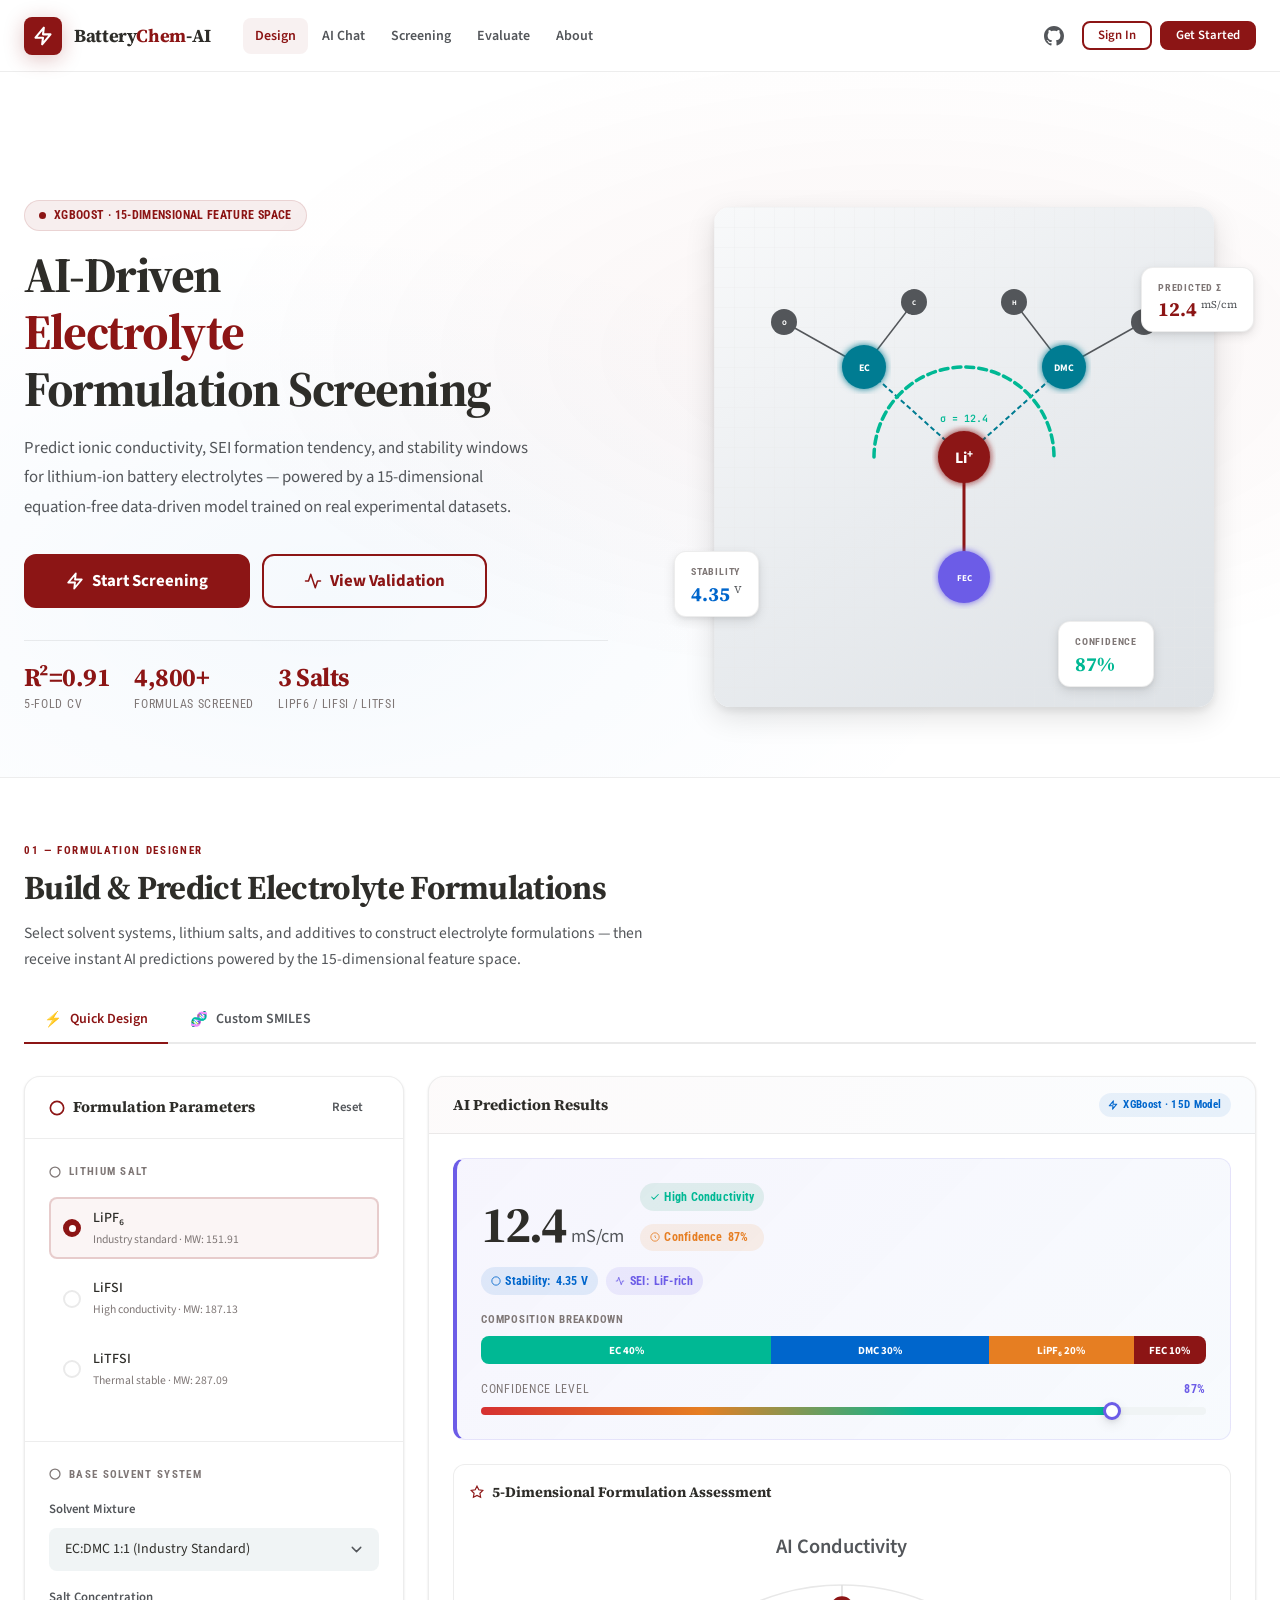
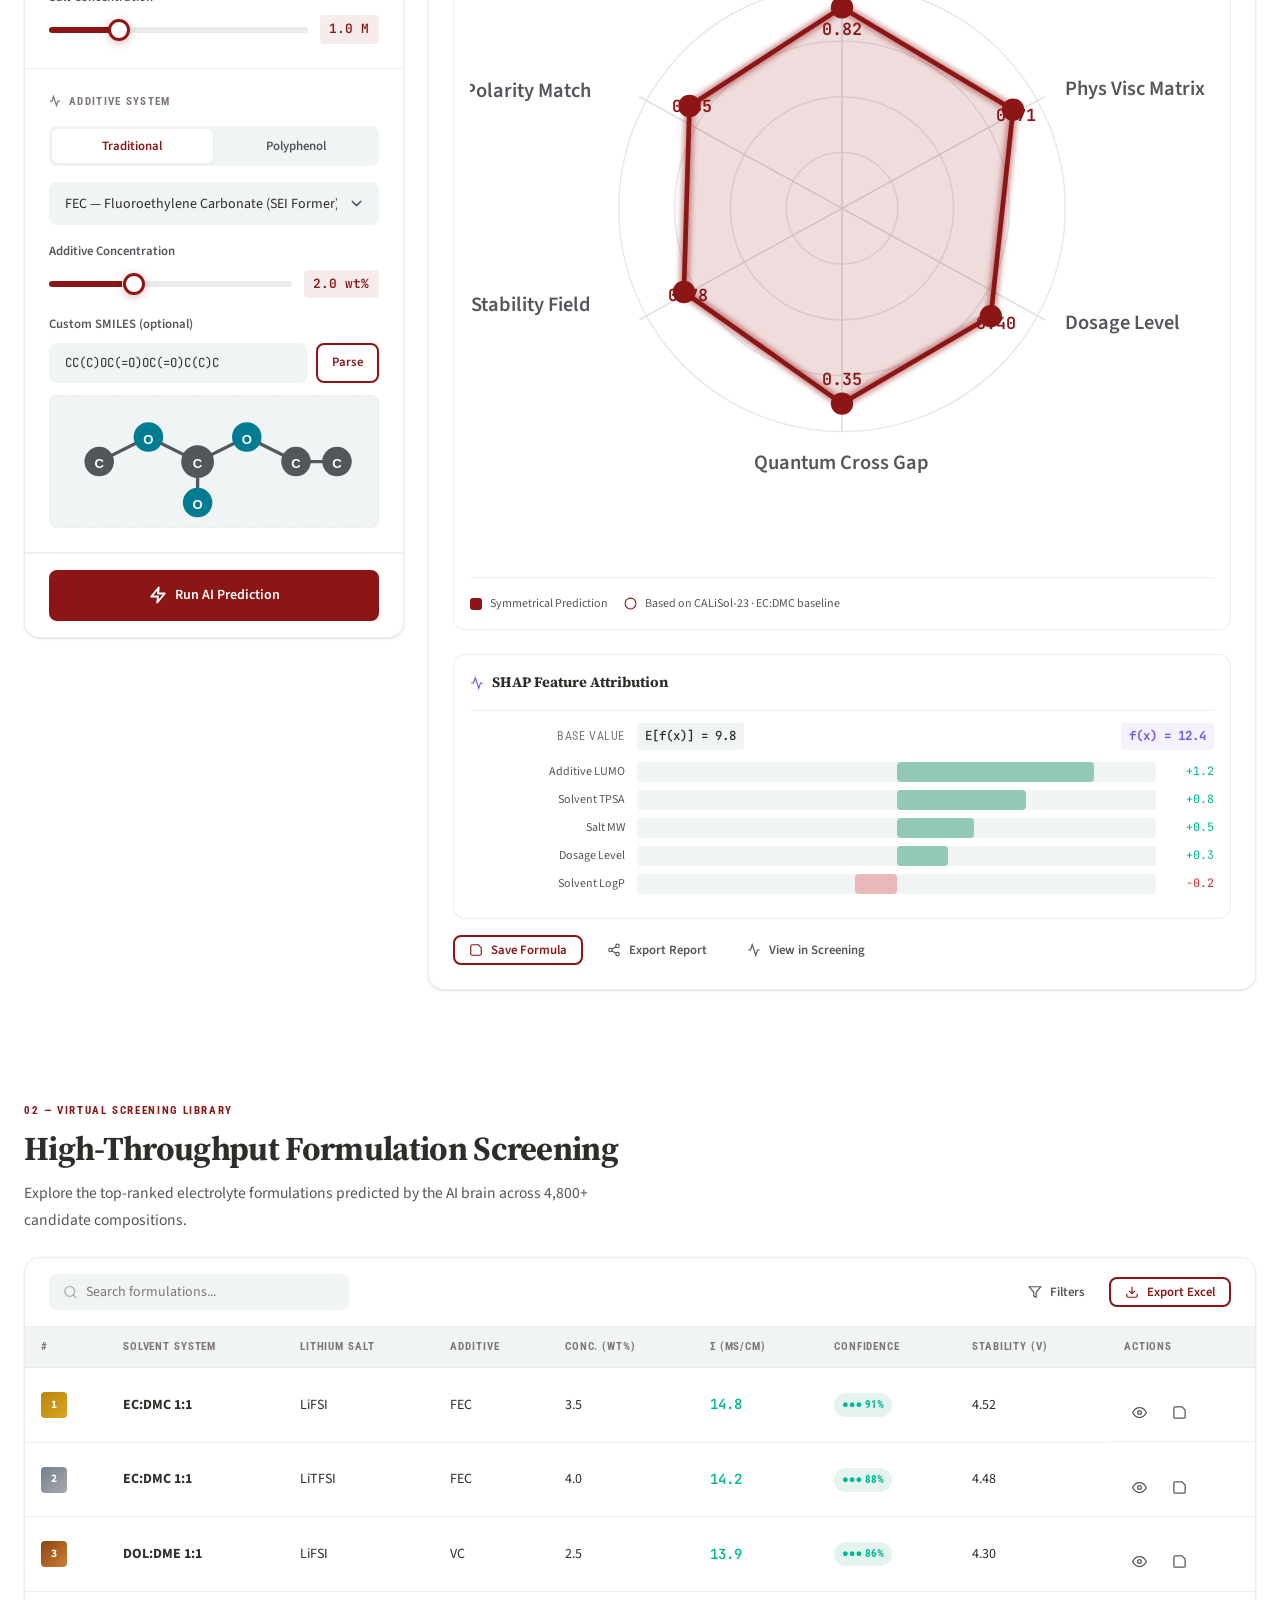
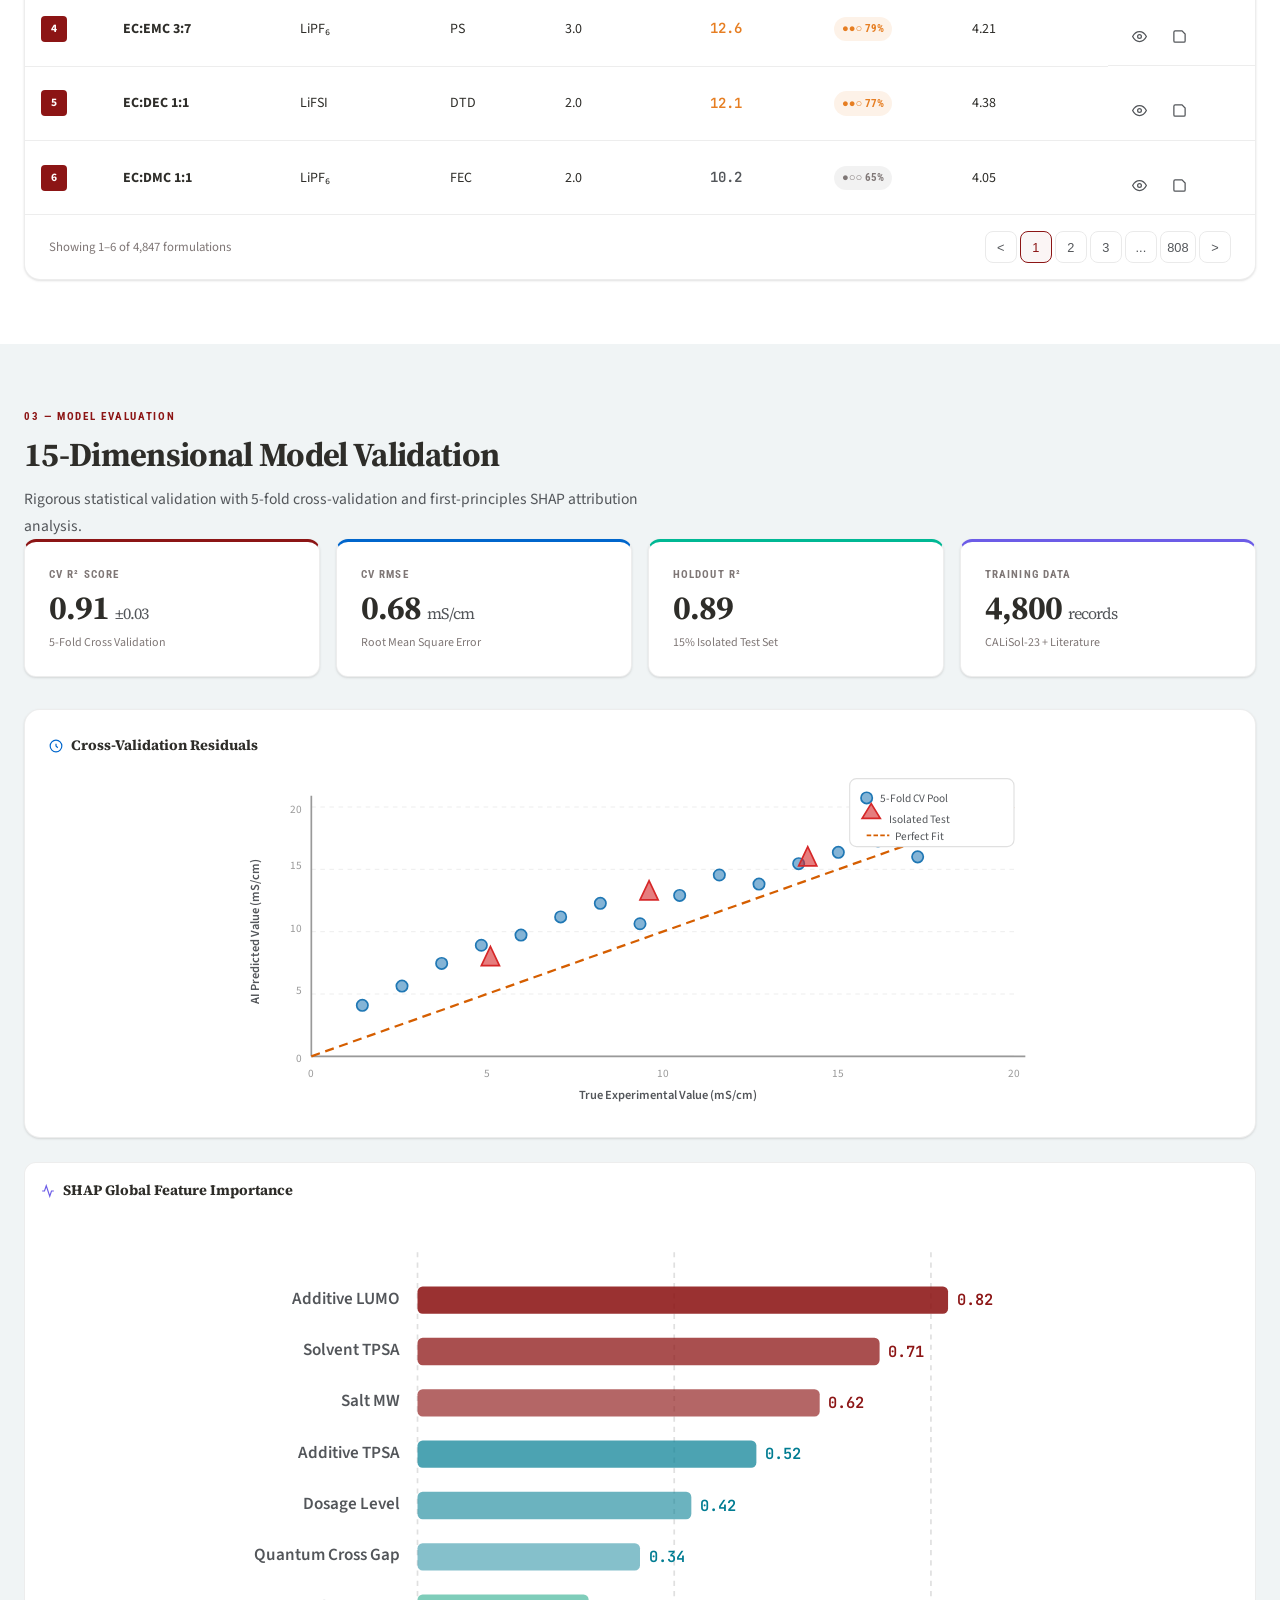
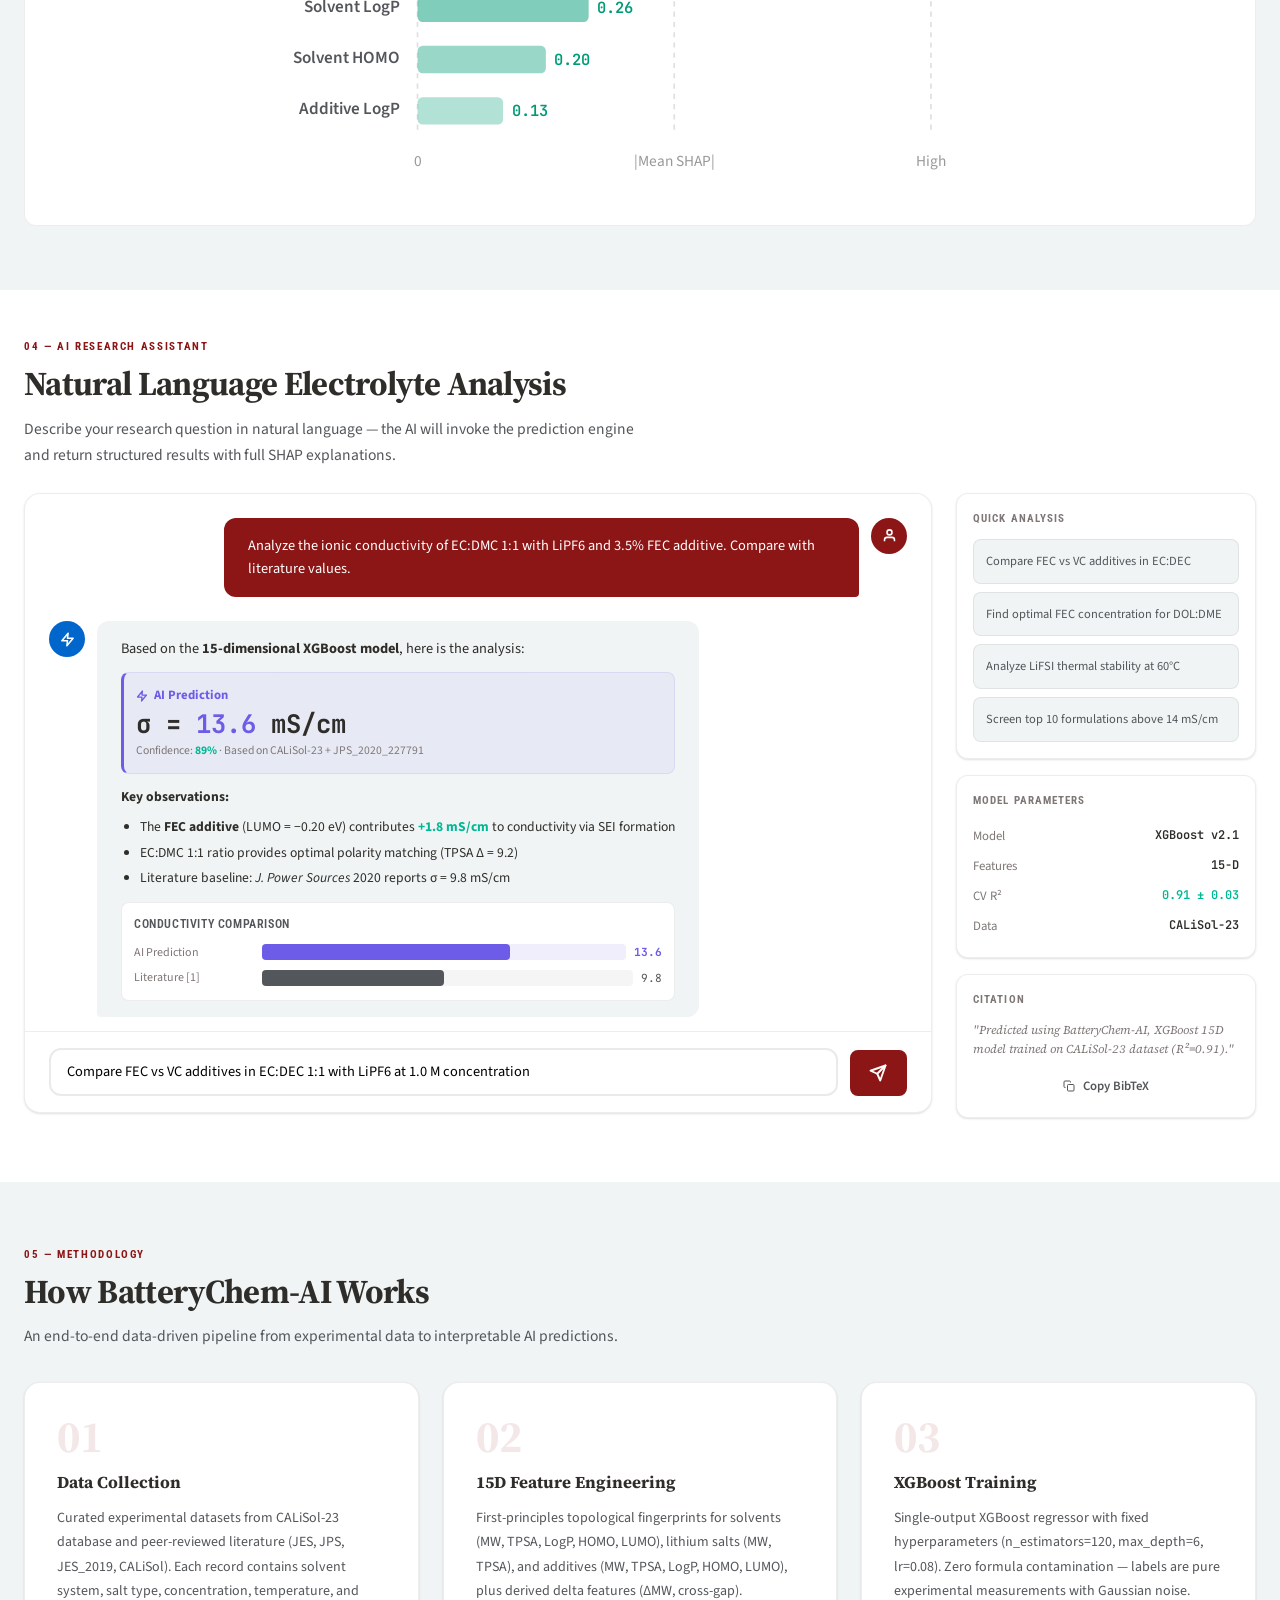
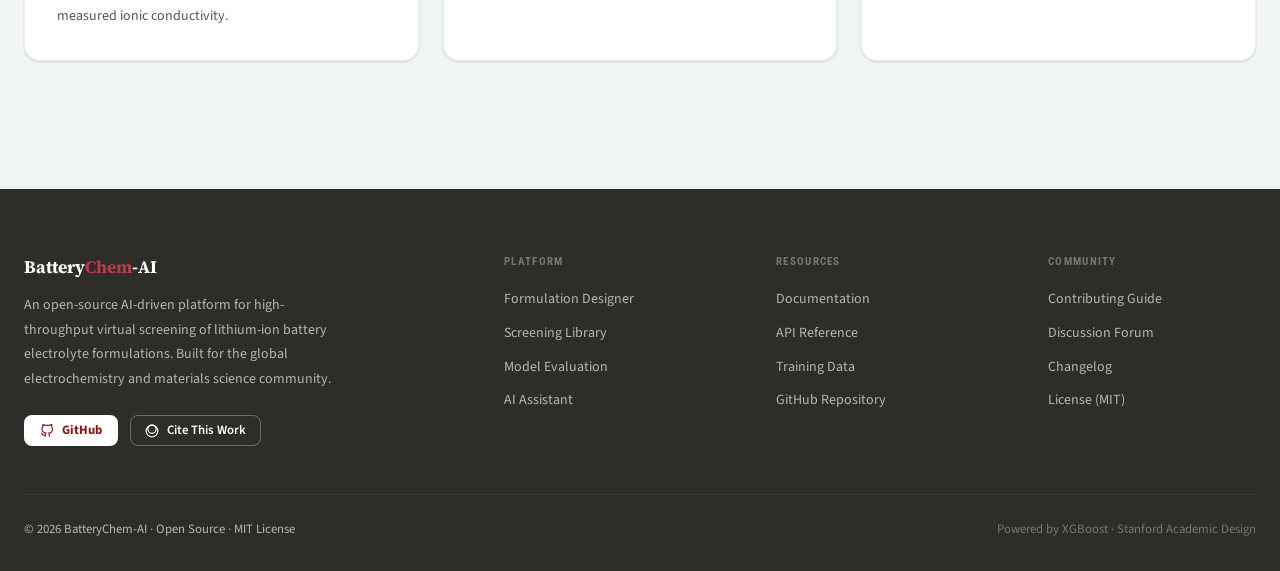
<file: docs/_archive/prototype-2.html>
<!DOCTYPE html>
<html lang="zh-CN">
<head>
<meta charset="UTF-8">
<meta name="viewport" content="width=device-width, initial-scale=1.0">
<title>BatteryChem-AI — Stanford Academic Web Prototype</title>
<link rel="preconnect" href="https://fonts.googleapis.com">
<link href="https://fonts.googleapis.com/css2?family=Source+Sans+3:ital,wght@0,300;0,400;0,600;0,700;1,400&family=Source+Serif+4:ital,wght@0,400;0,600;0,700;1,400&family=JetBrains+Mono:wght@400;500&family=Roboto+Condensed:wght@400;700&display=swap" rel="stylesheet">
<style>
/* ============================================================
   STANFORD ACADEMIC DESIGN SYSTEM — BatteryChem-AI
   ============================================================ */

:root {
  /* Stanford Official Colors */
  --cardinal-red:       #8C1515;
  --cardinal-red-dark:  #820000;
  --cardinal-red-light: #B83A4B;
  --lagunita-blue:      #007C92;
  --palo-alto-green:    #009B76;
  --poppy-orange:       #E98300;
  --off-white:          #F0F4F5;
  --text-primary:       #2E2D29;
  --text-secondary:      #53565A;
  --text-tertiary:       #7F7776;
  --cool-grey:          #53565A;
  --cool-grey-light:    #EAEAEA;
  --border-light:       rgba(0,0,0,0.07);

  /* AI4S Extended Palette */
  --electrolyte-blue:   #0066CC;
  --ion-orange:         #E67E22;
  --thermal-red:        #D63031;
  --model-purple:       #6C5CE7;
  --stable-green:       #00B894;
  --gold-accent:        #B8860B;
  --teal-accent:        #20B2AA;

  /* Typography */
  --font-heading:   'Source Serif 4', Georgia, 'Times New Roman', serif;
  --font-body:      'Source Sans 3', -apple-system, BlinkMacSystemFont, sans-serif;
  --font-code:      'JetBrains Mono', 'Fira Code', 'SF Mono', monospace;
  --font-condensed: 'Roboto Condensed', Arial Narrow, sans-serif;

  /* Spacing — 8px Grid */
  --s1: 0.25rem; --s2: 0.5rem; --s3: 0.75rem; --s4: 1rem;
  --s5: 1.5rem;  --s6: 2rem;   --s7: 3rem;   --s8: 4rem;
  --s9: 6rem;    --s10: 8rem;

  /* Border Radius */
  --r-sm: 4px; --r-md: 8px; --r-lg: 12px; --r-xl: 16px; --r-2xl: 24px;

  /* Shadows */
  --shadow-xs: 0 1px 2px rgba(0,0,0,0.05);
  --shadow-sm: 0 1px 3px rgba(0,0,0,0.08), 0 1px 2px rgba(0,0,0,0.06);
  --shadow-md: 0 4px 12px rgba(0,0,0,0.10), 0 2px 4px rgba(0,0,0,0.06);
  --shadow-lg: 0 10px 30px rgba(0,0,0,0.12), 0 4px 8px rgba(0,0,0,0.08);
  --shadow-xl: 0 25px 50px rgba(0,0,0,0.15);
  --shadow-cardinal: 0 4px 20px rgba(140,21,21,0.25);
  --shadow-electrolyte: 0 4px 20px rgba(0,102,204,0.2);

  /* Transitions */
  --t-instant: 50ms; --t-fast: 150ms; --t-normal: 250ms; --t-slow: 400ms;
  --ease-default: cubic-bezier(0.4,0,0.2,1);
  --ease-out: cubic-bezier(0,0,0.2,1);
  --ease-bounce: cubic-bezier(0.68,-0.55,0.265,1.55);
}

*, *::before, *::after { box-sizing: border-box; margin: 0; padding: 0; }
html { font-size: 16px; scroll-behavior: smooth; }
body {
  font-family: var(--font-body);
  font-size: 1rem;
  line-height: 1.6;
  color: var(--text-primary);
  background: var(--off-white);
  -webkit-font-smoothing: antialiased;
  -moz-osx-font-smoothing: grayscale;
}

/* ============================================================
   NAVIGATION
   ============================================================ */
.nav {
  position: sticky; top: 0; z-index: 100;
  background: rgba(255,255,255,0.95);
  backdrop-filter: blur(12px);
  -webkit-backdrop-filter: blur(12px);
  border-bottom: 1px solid var(--border-light);
  height: 72px;
  display: flex; align-items: center;
}
.nav-inner {
  max-width: 1280px; width: 100%; margin: 0 auto;
  padding: 0 var(--s5);
  display: flex; align-items: center; gap: var(--s6);
}
.nav-logo {
  display: flex; align-items: center; gap: var(--s3);
  text-decoration: none; flex-shrink: 0;
}
.nav-logo-icon {
  width: 38px; height: 38px;
  background: var(--cardinal-red);
  border-radius: var(--r-md);
  display: flex; align-items: center; justify-content: center;
  box-shadow: var(--shadow-cardinal);
}
.nav-logo-text {
  font-family: var(--font-heading);
  font-size: 1.15rem; font-weight: 700;
  color: var(--text-primary); letter-spacing: -0.02em;
}
.nav-logo-text span { color: var(--cardinal-red); }
.nav-links { display: flex; align-items: center; gap: 2px; list-style: none; flex: 1; }
.nav-links a {
  font-size: 0.875rem; font-weight: 600; color: var(--text-secondary);
  text-decoration: none; padding: 0.5rem 0.75rem;
  border-radius: var(--r-md); transition: all var(--t-fast);
  position: relative;
}
.nav-links a:hover { color: var(--text-primary); background: rgba(0,0,0,0.04); }
.nav-links a.active {
  color: var(--cardinal-red);
  background: rgba(140,21,21,0.06);
}
.nav-right { display: flex; align-items: center; gap: var(--s2); margin-left: auto; }
.nav-github { display: flex; align-items: center; justify-content: center; }

/* ============================================================
   BUTTON SYSTEM
   ============================================================ */
.btn {
  display: inline-flex; align-items: center; justify-content: center; gap: var(--s2);
  padding: 0.625rem 1.25rem; font-family: var(--font-body);
  font-size: 0.875rem; font-weight: 600; line-height: 1;
  border-radius: var(--r-md); border: 2px solid transparent;
  cursor: pointer; transition: all var(--t-fast);
  text-decoration: none; white-space: nowrap; user-select: none;
}
.btn-primary { background: var(--cardinal-red); color: white; border-color: var(--cardinal-red); }
.btn-primary:hover { background: var(--cardinal-red-dark); border-color: var(--cardinal-red-dark); transform: translateY(-1px); box-shadow: var(--shadow-cardinal); }
.btn-primary:active { transform: translateY(0); box-shadow: none; }
.btn-secondary { background: transparent; color: var(--cardinal-red); border-color: var(--cardinal-red); }
.btn-secondary:hover { background: var(--cardinal-red); color: white; }
.btn-ghost { background: transparent; color: var(--text-secondary); border-color: transparent; }
.btn-ghost:hover { background: rgba(0,0,0,0.05); color: var(--text-primary); }
.btn-outline-ghost { background: transparent; color: var(--text-secondary); border: 1.5px solid var(--cool-grey-light); }
.btn-outline-ghost:hover { border-color: var(--text-secondary); color: var(--text-primary); }
.btn-lg { padding: 0.875rem 2rem; font-size: 1rem; border-radius: var(--r-lg); }
.btn-sm { padding: 0.4rem 0.875rem; font-size: 0.8rem; }
.btn-xl { padding: 1rem 2.5rem; font-size: 1.05rem; border-radius: var(--r-lg); font-weight: 700; }
.icon-btn {
  width: 40px; height: 40px; border-radius: var(--r-md);
  display: flex; align-items: center; justify-content: center;
  background: transparent; border: none; cursor: pointer;
  color: var(--text-secondary); transition: all var(--t-fast);
}
.icon-btn:hover { background: rgba(0,0,0,0.06); color: var(--text-primary); }
.icon-btn-sm { width: 32px; height: 32px; border-radius: var(--r-sm); }

/* ============================================================
   HERO SECTION
   ============================================================ */
.hero {
  position: relative; overflow: hidden; background: white;
  border-bottom: 1px solid var(--border-light);
}
.hero::before {
  content: ''; position: absolute; inset: 0;
  background:
    radial-gradient(ellipse at 70% 40%, rgba(140,21,21,0.05) 0%, transparent 55%),
    radial-gradient(ellipse at 25% 75%, rgba(0,102,204,0.04) 0%, transparent 50%);
  pointer-events: none;
}
.hero-inner {
  max-width: 1280px; margin: 0 auto;
  padding: var(--s10) var(--s5) var(--s8);
  display: grid; grid-template-columns: 1fr 1fr;
  gap: var(--s8); align-items: center; position: relative;
}
.hero-eyebrow {
  display: inline-flex; align-items: center; gap: var(--s2);
  background: rgba(140,21,21,0.07); color: var(--cardinal-red);
  border: 1px solid rgba(140,21,21,0.12);
  padding: 0.3rem 0.875rem; border-radius: 100px;
  font-size: 0.75rem; font-weight: 700; letter-spacing: 0.03em;
  margin-bottom: var(--s4); width: fit-content;
  font-family: var(--font-condensed);
  text-transform: uppercase;
}
.hero-eyebrow-dot {
  width: 7px; height: 7px; background: var(--cardinal-red);
  border-radius: 50%; animation: pulse-dot 2.5s ease-in-out infinite;
}
@keyframes pulse-dot { 0%,100% { opacity:1;transform:scale(1); } 50% { opacity:0.4;transform:scale(0.75); } }
.hero h1 {
  font-family: var(--font-heading);
  font-size: clamp(2rem,4vw,3.1rem);
  font-weight: 700; line-height: 1.15; color: var(--text-primary);
  letter-spacing: -0.03em; margin-bottom: var(--s4);
}
.hero h1 em { font-style: normal; color: var(--cardinal-red); }
.hero-sub {
  font-size: 1.05rem; color: var(--text-secondary); line-height: 1.75;
  max-width: 520px; margin-bottom: var(--s6);
}
.hero-actions { display: flex; gap: var(--s3); flex-wrap: wrap; }
.hero-stats {
  display: flex; gap: var(--s5); margin-top: var(--s6);
  padding-top: var(--s5); border-top: 1px solid var(--border-light);
}
.hero-stat-val {
  font-family: var(--font-heading); font-size: 1.6rem;
  font-weight: 700; color: var(--cardinal-red); line-height: 1; letter-spacing: -0.02em;
}
.hero-stat-label { font-size: 0.72rem; color: var(--text-tertiary); margin-top: 0.25rem; font-family: var(--font-condensed); text-transform: uppercase; letter-spacing: 0.06em; }

/* Molecule Visual */
.hero-visual { position: relative; display: flex; align-items: center; justify-content: center; }
.hero-canvas-wrap { width: 100%; max-width: 500px; position: relative; }
.hero-cardinal-bg {
  width: 100%; aspect-ratio: 1;
  background: linear-gradient(145deg, #f8f9fa 0%, #e9ecef 50%, #dee2e6 100%);
  border-radius: var(--r-xl);
  box-shadow: var(--shadow-lg);
  overflow: hidden; position: relative;
}
.hero-float {
  position: absolute; background: white; border-radius: var(--r-lg);
  padding: var(--s3) var(--s4); box-shadow: var(--shadow-md);
  border: 1px solid var(--border-light);
  animation: float-soft 5s ease-in-out infinite;
}
.hero-float:nth-child(2) { top: 12%; right: -8%; animation-delay: -1.5s; }
.hero-float:nth-child(3) { bottom: 18%; left: -8%; animation-delay: -3s; }
.hero-float:nth-child(4) { bottom: 4%; right: 12%; animation-delay: -0.5s; }
@keyframes float-soft { 0%,100% { transform: translateY(0px); } 50% { transform: translateY(-10px); } }
.flo-label { font-size: 0.62rem; font-weight: 700; color: var(--text-tertiary); text-transform: uppercase; letter-spacing: 0.08em; margin-bottom: 0.2rem; font-family: var(--font-condensed); }
.flo-val { font-family: var(--font-heading); font-size: 1.25rem; font-weight: 700; color: var(--text-primary); line-height: 1; }
.flo-val sup { font-size: 0.65rem; font-weight: 400; color: var(--text-secondary); }
.flo-val.red { color: var(--cardinal-red); }
.flo-val.blue { color: var(--electrolyte-blue); }
.flo-val.green { color: var(--stable-green); }

/* ============================================================
   SECTIONS
   ============================================================ */
.section { padding: var(--s8) 0; }
.section-white { background: white; }
.section-tinted { background: var(--off-white); }
.section-inner { max-width: 1280px; margin: 0 auto; padding: 0 var(--s5); }
.section-eyebrow {
  font-family: var(--font-condensed); font-size: 0.68rem; font-weight: 700;
  letter-spacing: 0.15em; text-transform: uppercase; color: var(--cardinal-red); margin-bottom: var(--s2);
}
.section-title {
  font-family: var(--font-heading); font-size: clamp(1.5rem,3vw,2.1rem);
  font-weight: 700; color: var(--text-primary); letter-spacing: -0.02em; line-height: 1.2; margin-bottom: var(--s3);
}
.section-desc { font-size: 0.975rem; color: var(--text-secondary); max-width: 620px; line-height: 1.7; }

/* ============================================================
   TABS
   ============================================================ */
.tab-nav {
  display: flex; gap: 2px; border-bottom: 2px solid var(--cool-grey-light);
  margin-bottom: var(--s6);
}
.tab-btn {
  display: flex; align-items: center; gap: var(--s2); padding: 0.75rem 1.25rem;
  font-family: var(--font-body); font-size: 0.875rem; font-weight: 600;
  color: var(--text-secondary); background: none; border: none; cursor: pointer;
  position: relative; transition: all var(--t-fast);
  border-bottom: 2px solid transparent; margin-bottom: -2px;
}
.tab-btn:hover { color: var(--text-primary); }
.tab-btn.active { color: var(--cardinal-red); border-bottom-color: var(--cardinal-red); }
.tab-icon { font-size: 0.9rem; }

/* ============================================================
   DESIGNER MODULE
   ============================================================ */
.designer-grid { display: grid; grid-template-columns: 380px 1fr; gap: var(--s5); align-items: start; }
.designer-panel { background: white; border-radius: var(--r-xl); box-shadow: var(--shadow-sm); border: 1px solid var(--border-light); overflow: hidden; }
.panel-hdr {
  padding: var(--s4) var(--s5); border-bottom: 1px solid var(--border-light);
  display: flex; align-items: center; justify-content: space-between;
}
.panel-hdr-title { font-family: var(--font-heading); font-size: 0.95rem; font-weight: 700; color: var(--text-primary); display: flex; align-items: center; gap: var(--s2); }
.panel-body { }
.panel-section { padding: var(--s5); border-bottom: 1px solid var(--border-light); }
.panel-section:last-child { border-bottom: none; }
.panel-section-title {
  font-size: 0.68rem; font-weight: 700; letter-spacing: 0.12em;
  text-transform: uppercase; color: var(--text-tertiary); margin-bottom: var(--s4);
  display: flex; align-items: center; gap: var(--s2); font-family: var(--font-condensed);
}
.form-group { margin-bottom: var(--s4); }
.form-group:last-child { margin-bottom: 0; }
.form-label { display: block; font-size: 0.8rem; font-weight: 600; color: var(--text-secondary); margin-bottom: var(--s2); }
.form-select, .form-input {
  width: 100%; padding: 0.6rem 0.875rem; font-family: var(--font-body);
  font-size: 0.875rem; color: var(--text-primary); background: var(--off-white);
  border: 2px solid transparent; border-radius: var(--r-md); transition: all var(--t-fast);
  appearance: none; cursor: pointer; outline: none;
}
.form-select:focus, .form-input:focus {
  border-color: var(--cardinal-red); background: white;
  box-shadow: 0 0 0 3px rgba(140,21,21,0.08);
}
.form-select {
  background-image: url("data:image/svg+xml,%3Csvg xmlns='http://www.w3.org/2000/svg' width='18' height='18' viewBox='0 0 24 24' fill='none' stroke='%2353565A' stroke-width='2' stroke-linecap='round' stroke-linejoin='round'%3E%3Cpolyline points='6 9 12 15 18 9'%3E%3C/polyline%3E%3C/svg%3E");
  background-repeat: no-repeat; background-position: right 12px center; background-size: 17px; padding-right: 40px;
}
.form-input { cursor: text; }

/* Slider */
.slider-wrap { display: flex; align-items: center; gap: var(--s3); }
.slider {
  -webkit-appearance: none; flex: 1; height: 6px; border-radius: 3px;
  background: linear-gradient(to right, var(--cardinal-red) 0%, var(--cardinal-red) var(--val,30%), var(--cool-grey-light) var(--val,30%), var(--cool-grey-light) 100%);
  outline: none; cursor: pointer;
}
.slider::-webkit-slider-thumb {
  -webkit-appearance: none; width: 22px; height: 22px; border-radius: 50%;
  background: white; border: 3px solid var(--cardinal-red); cursor: pointer;
  box-shadow: 0 2px 8px rgba(140,21,21,0.3); transition: transform var(--t-fast);
}
.slider::-webkit-slider-thumb:hover { transform: scale(1.15); }
.slider-val {
  font-family: var(--font-code); font-size: 0.8rem; font-weight: 600;
  color: var(--cardinal-red); background: rgba(140,21,21,0.08);
  padding: 0.25rem 0.6rem; border-radius: var(--r-sm); min-width: 52px; text-align: center;
}

/* Mode Selector */
.mode-selector {
  display: flex; background: var(--off-white); border-radius: var(--r-md);
  padding: 3px; gap: 3px; margin-bottom: var(--s4);
}
.mode-opt {
  flex: 1; padding: 0.5rem; font-size: 0.8rem; font-weight: 600; text-align: center;
  border-radius: 6px; cursor: pointer; transition: all var(--t-fast);
  color: var(--text-secondary); border: none; background: none; font-family: var(--font-body);
}
.mode-opt.active { background: white; color: var(--cardinal-red); box-shadow: var(--shadow-xs); }

/* Radio Group */
.radio-group { display: flex; flex-direction: column; gap: var(--s2); margin-bottom: var(--s4); }
.radio-item {
  display: flex; align-items: center; gap: var(--s3); padding: var(--s2) var(--s3);
  border-radius: var(--r-md); cursor: pointer; transition: all var(--t-fast);
  border: 2px solid transparent;
}
.radio-item:hover { background: var(--off-white); }
.radio-item.selected { background: rgba(140,21,21,0.04); border-color: rgba(140,21,21,0.18); }
.radio-dot {
  width: 18px; height: 18px; border-radius: 50%; border: 2px solid var(--cool-grey-light);
  display: flex; align-items: center; justify-content: center; flex-shrink: 0; transition: all var(--t-fast);
}
.radio-item.selected .radio-dot { border-color: var(--cardinal-red); background: var(--cardinal-red); }
.radio-dot::after { content: ''; width: 7px; height: 7px; border-radius: 50%; background: white; opacity: 0; transition: opacity var(--t-fast); }
.radio-item.selected .radio-dot::after { opacity: 1; }
.radio-lbl { font-size: 0.875rem; font-weight: 500; color: var(--text-primary); }
.radio-sub { font-size: 0.73rem; color: var(--text-tertiary); margin-top: 0.1rem; }

/* SMILES Input */
.smiles-wrap { display: flex; gap: var(--s2); align-items: stretch; }
.smiles-wrap .form-input { font-family: var(--font-code); font-size: 0.78rem; }
.molecule-preview {
  min-height: 80px; background: var(--off-white); border-radius: var(--r-md);
  border: 1.5px dashed var(--cool-grey-light);
  display: flex; align-items: center; justify-content: center;
  margin-top: var(--s3); overflow: hidden; position: relative;
}

/* Panel Action Area */
.panel-action { padding: var(--s4) var(--s5); border-top: 1px solid var(--border-light); }

/* ============================================================
   RESULTS PANEL
   ============================================================ */
.results-panel { background: white; border-radius: var(--r-xl); box-shadow: var(--shadow-sm); border: 1px solid var(--border-light); overflow: hidden; }
.results-hdr {
  padding: var(--s4) var(--s5); border-bottom: 1px solid var(--border-light);
  display: flex; align-items: center; justify-content: space-between;
  background: linear-gradient(105deg, rgba(140,21,21,0.02) 0%, rgba(0,102,204,0.02) 100%);
}
.results-hdr-l { font-family: var(--font-heading); font-size: 0.95rem; font-weight: 700; color: var(--text-primary); }
.results-hdr-badge {
  font-size: 0.68rem; font-weight: 700; background: rgba(0,102,204,0.08);
  color: var(--electrolyte-blue); padding: 0.22rem 0.6rem; border-radius: 100px;
  display: flex; align-items: center; gap: 0.3rem; font-family: var(--font-condensed); letter-spacing: 0.03em;
}
.results-body { padding: var(--s5); }

/* Prediction Card */
.pred-card {
  background: linear-gradient(135deg, rgba(108,92,231,0.06) 0%, rgba(0,102,204,0.03) 100%);
  border: 1px solid rgba(108,92,231,0.12); border-radius: var(--r-lg);
  padding: var(--s5); margin-bottom: var(--s5); border-left: 4px solid var(--model-purple);
}
.pred-top { display: flex; align-items: flex-end; gap: var(--s4); margin-bottom: var(--s4); }
.pred-big-num {
  font-family: var(--font-heading); font-size: 3.2rem; font-weight: 700;
  color: var(--text-primary); line-height: 1; letter-spacing: -0.04em;
}
.pred-big-unit { font-size: 1.15rem; color: var(--text-secondary); margin-left: 0.2rem; font-weight: 400; }
.pred-badges { display: flex; flex-direction: column; gap: var(--s2); }
.pred-badge {
  display: inline-flex; align-items: center; gap: 0.3rem;
  font-size: 0.73rem; font-weight: 700; padding: 0.28rem 0.6rem; border-radius: 100px;
  font-family: var(--font-condensed); letter-spacing: 0.02em;
}
.badge-green { background: rgba(0,135,90,0.1); color: var(--stable-green); }
.badge-orange { background: rgba(230,126,34,0.1); color: var(--ion-orange); }
.badge-blue { background: rgba(0,102,204,0.1); color: var(--electrolyte-blue); }
.badge-purple { background: rgba(108,92,231,0.1); color: var(--model-purple); }
.badge-red { background: rgba(140,21,21,0.1); color: var(--cardinal-red); }

/* Meta Row */
.pred-meta { display: flex; gap: var(--s2); flex-wrap: wrap; margin-bottom: var(--s4); }

/* Formula Bar */
.formula-bar-section { margin-top: var(--s4); }
.formula-bar-label { font-size: 0.68rem; font-weight: 700; color: var(--text-tertiary); text-transform: uppercase; letter-spacing: 0.07em; margin-bottom: var(--s2); font-family: var(--font-condensed); }
.conc-bar { display: flex; height: 28px; border-radius: var(--r-md); overflow: hidden; background: var(--off-white); }
.conc-seg { display: flex; align-items: center; justify-content: center; font-size: 0.68rem; font-weight: 700; color: white; min-width: 0; overflow: hidden; white-space: nowrap; transition: flex var(--t-slow) var(--ease-default); }
.seg-ec { background: var(--stable-green); }
.seg-dmc { background: var(--electrolyte-blue); }
.seg-emc { background: var(--teal-accent); }
.seg-salt { background: var(--ion-orange); }
.seg-add { background: var(--cardinal-red); }
.seg-pp { background: var(--model-purple); }

/* Confidence */
.conf-section { margin-top: var(--s4); }
.conf-label { display: flex; justify-content: space-between; font-size: 0.73rem; color: var(--text-tertiary); margin-bottom: var(--s2); font-family: var(--font-condensed); text-transform: uppercase; letter-spacing: 0.06em; }
.conf-label strong { color: var(--model-purple); }
.conf-gauge { position: relative; height: 8px; background: var(--off-white); border-radius: 100px; overflow: visible; }
.conf-fill { height: 100%; background: linear-gradient(90deg, var(--thermal-red) 0%, var(--ion-orange) 35%, var(--stable-green) 70%); border-radius: 100px; width: 0%; transition: width 1.8s var(--ease-out); }
.conf-marker { position: absolute; top: -5px; left: 0; width: 18px; height: 18px; background: white; border: 3px solid var(--model-purple); border-radius: 50%; transform: translateX(-50%); box-shadow: var(--shadow-md); transition: left 1.8s var(--ease-out); }

/* Chart Section */
.chart-section { margin-top: var(--s5); }
.chart-card { background: white; border-radius: var(--r-lg); padding: var(--s4); border: 1px solid var(--border-light); }
.chart-title { font-family: var(--font-heading); font-size: 0.9rem; font-weight: 700; color: var(--text-primary); margin-bottom: var(--s4); display: flex; align-items: center; gap: var(--s2); }
.chart-legend { display: flex; flex-wrap: wrap; gap: var(--s4); margin-top: var(--s4); padding-top: var(--s4); border-top: 1px solid var(--border-light); }
.legend-item { display: flex; align-items: center; gap: var(--s2); font-size: 0.75rem; color: var(--text-secondary); }
.legend-swatch { width: 12px; height: 12px; border-radius: 3px; flex-shrink: 0; }

/* SHAP */
.shap-section { margin-top: var(--s5); }
.shap-row { display: flex; align-items: center; gap: var(--s3); margin-bottom: var(--s2); }
.shap-feat { width: 155px; font-size: 0.75rem; color: var(--text-secondary); text-align: right; flex-shrink: 0; }
.shap-bar-wrap { flex: 1; height: 20px; background: var(--off-white); border-radius: var(--r-sm); position: relative; overflow: hidden; }
.shap-bar-pos { position: absolute; left: 50%; height: 100%; background: rgba(0,135,90,0.4); border-radius: var(--r-sm); }
.shap-bar-neg { position: absolute; right: 50%; height: 100%; background: rgba(214,48,49,0.3); border-radius: var(--r-sm); }
.shap-val { width: 46px; font-family: var(--font-code); font-size: 0.73rem; text-align: right; flex-shrink: 0; }
.shap-base { display: flex; align-items: center; gap: var(--s3); padding: var(--s3) 0; border-top: 1px solid var(--border-light); margin-top: var(--s3); }
.shap-base-lbl { font-size: 0.73rem; color: var(--text-tertiary); width: 155px; text-align: right; flex-shrink: 0; font-family: var(--font-condensed); text-transform: uppercase; letter-spacing: 0.05em; }
.shap-base-val { font-family: var(--font-code); font-size: 0.78rem; font-weight: 500; color: var(--text-primary); background: var(--off-white); padding: 0.2rem 0.5rem; border-radius: var(--r-sm); }
.shap-final { font-family: var(--font-code); font-size: 0.78rem; font-weight: 700; color: var(--model-purple); background: rgba(108,92,231,0.08); padding: 0.2rem 0.5rem; border-radius: var(--r-sm); margin-left: auto; }

/* Action Row */
.action-row { display: flex; gap: var(--s2); flex-wrap: wrap; margin-top: var(--s4); }

/* ============================================================
   SCREENING TABLE
   ============================================================ */
.table-card { background: white; border-radius: var(--r-xl); box-shadow: var(--shadow-sm); border: 1px solid var(--border-light); overflow: hidden; }
.table-toolbar { padding: var(--s4) var(--s5); border-bottom: 1px solid var(--border-light); display: flex; align-items: center; justify-content: space-between; gap: var(--s4); }
.table-search { display: flex; align-items: center; gap: var(--s2); background: var(--off-white); border-radius: var(--r-md); padding: 0.5rem 0.875rem; flex: 1; max-width: 300px; }
.table-search input { border: none; background: none; font-family: var(--font-body); font-size: 0.875rem; color: var(--text-primary); outline: none; width: 100%; }
.table-search input::placeholder { color: var(--text-tertiary); }
.data-table { width: 100%; border-collapse: collapse; }
.data-table thead { background: var(--off-white); }
.data-table th {
  padding: 0.7rem 1rem; text-align: left; font-size: 0.68rem; font-weight: 700;
  letter-spacing: 0.08em; text-transform: uppercase; color: var(--text-tertiary);
  border-bottom: 1px solid var(--cool-grey-light); white-space: nowrap; font-family: var(--font-condensed);
}
.data-table th.sortable { cursor: pointer; user-select: none; }
.data-table th.sortable:hover { color: var(--text-primary); }
.data-table td { padding: 0.8rem 1rem; font-size: 0.875rem; border-bottom: 1px solid var(--border-light); color: var(--text-primary); }
.data-table tr:hover td { background: rgba(140,21,21,0.015); }
.data-table tr:last-child td { border-bottom: none; }
.rank-badge { display: inline-flex; align-items: center; justify-content: center; width: 26px; height: 26px; border-radius: var(--r-sm); font-size: 0.72rem; font-weight: 700; background: var(--cardinal-red); color: white; }
.rank-badge.gold { background: linear-gradient(135deg, #B8860B, #DAA520); }
.rank-badge.silver { background: linear-gradient(135deg, #708090, #A9A9A9); }
.rank-badge.bronze { background: linear-gradient(135deg, #8B4513, #CD7F32); }
.cond-val { font-family: var(--font-code); font-weight: 600; }
.cond-hi { color: var(--stable-green); }
.cond-md { color: var(--ion-orange); }
.cond-lo { color: var(--text-secondary); }
.conf-chip { display: inline-flex; align-items: center; gap: 0.3rem; font-size: 0.7rem; font-weight: 700; padding: 0.2rem 0.5rem; border-radius: 100px; font-family: var(--font-condensed); }
.chip-hi { background: rgba(0,135,90,0.1); color: var(--stable-green); }
.chip-md { background: rgba(230,126,34,0.1); color: var(--ion-orange); }
.chip-lo { background: rgba(0,0,0,0.05); color: var(--text-tertiary); }
.table-pagination { padding: var(--s4) var(--s5); border-top: 1px solid var(--border-light); display: flex; align-items: center; justify-content: space-between; font-size: 0.8rem; color: var(--text-tertiary); }
.pag-btns { display: flex; gap: 3px; }
.page-btn { min-width: 32px; height: 32px; border-radius: var(--r-md); border: 1px solid var(--cool-grey-light); background: white; cursor: pointer; font-size: 0.8rem; color: var(--text-secondary); display: flex; align-items: center; justify-content: center; transition: all var(--t-fast); padding: 0 0.4rem; }
.page-btn:hover, .page-btn.active { border-color: var(--cardinal-red); color: var(--cardinal-red); background: rgba(140,21,21,0.04); }

/* ============================================================
   EVALUATE MODULE
   ============================================================ */
.metrics-grid { display: grid; grid-template-columns: repeat(4,1fr); gap: var(--s4); margin-bottom: var(--s6); }
.metric-card {
  background: white; border-radius: var(--r-lg); padding: var(--s5);
  box-shadow: var(--shadow-sm); border: 1px solid var(--border-light);
  border-top: 3px solid var(--cardinal-red); transition: all var(--t-normal);
}
.metric-card:hover { box-shadow: var(--shadow-md); transform: translateY(-3px); }
.metric-card:nth-child(2) { border-top-color: var(--electrolyte-blue); }
.metric-card:nth-child(3) { border-top-color: var(--stable-green); }
.metric-card:nth-child(4) { border-top-color: var(--model-purple); }
.metric-lbl { font-size: 0.68rem; font-weight: 700; letter-spacing: 0.1em; text-transform: uppercase; color: var(--text-tertiary); margin-bottom: var(--s2); font-family: var(--font-condensed); }
.metric-val { font-family: var(--font-heading); font-size: 2.1rem; font-weight: 700; color: var(--text-primary); line-height: 1; letter-spacing: -0.03em; }
.metric-val span { font-size: 1rem; font-weight: 400; color: var(--text-secondary); }
.metric-sub { font-size: 0.75rem; color: var(--text-tertiary); margin-top: var(--s2); }

/* Scatter area */
.scatter-area { background: white; border-radius: var(--r-xl); box-shadow: var(--shadow-sm); border: 1px solid var(--border-light); padding: var(--s5); margin-bottom: var(--s5); }
.scatter-inner { width: 100%; height: 340px; }

/* ============================================================
   AI CHAT MODULE
   ============================================================ */
.chat-layout { display: grid; grid-template-columns: 1fr 300px; gap: var(--s5); align-items: start; }
.chat-main { background: white; border-radius: var(--r-xl); box-shadow: var(--shadow-sm); border: 1px solid var(--border-light); overflow: hidden; display: flex; flex-direction: column; height: 620px; }
.chat-msgs { flex: 1; overflow-y: auto; padding: var(--s5); display: flex; flex-direction: column; gap: var(--s5); }
.msg { display: flex; gap: var(--s3); max-width: 100%; }
.msg.user { flex-direction: row-reverse; }
.msg-av { width: 36px; height: 36px; border-radius: 50%; display: flex; align-items: center; justify-content: center; font-size: 0.9rem; flex-shrink: 0; }
.msg-av.user-av { background: var(--cardinal-red); color: white; }
.msg-av.ai-av { background: var(--electrolyte-blue); color: white; }
.msg-bubble { max-width: 74%; padding: var(--s4) var(--s5); border-radius: var(--r-lg); font-size: 0.9rem; line-height: 1.65; }
.msg.user .msg-bubble { background: var(--cardinal-red); color: white; border-bottom-right-radius: var(--r-sm); }
.msg.ai .msg-bubble { background: var(--off-white); color: var(--text-primary); border-bottom-left-radius: var(--r-sm); }
.msg.ai .msg-bubble .inline-chart { margin-top: var(--s3); background: white; border-radius: var(--r-md); padding: var(--s3); border: 1px solid var(--border-light); }
.process-bar { padding: var(--s3) var(--s5); display: flex; align-items: center; gap: var(--s3); border-top: 1px solid var(--border-light); background: rgba(0,102,204,0.025); }
.proc-dot { width: 7px; height: 7px; border-radius: 50%; background: var(--lagunita-blue); animation: proc-pulse 1.4s ease-in-out infinite; }
.proc-dot:nth-child(2) { animation-delay: 0.2s; }
.proc-dot:nth-child(3) { animation-delay: 0.4s; }
@keyframes proc-pulse { 0%,100% { opacity:0.25; transform:scale(0.7); } 50% { opacity:1; transform:scale(1); } }
.proc-text { font-size: 0.78rem; color: var(--lagunita-blue); font-weight: 600; font-family: var(--font-condensed); letter-spacing: 0.03em; }
.chat-input-area { padding: var(--s4) var(--s5); border-top: 1px solid var(--border-light); display: flex; gap: var(--s3); align-items: flex-end; }
.chat-ta { flex: 1; padding: 0.7rem 1rem; font-family: var(--font-body); font-size: 0.9rem; border: 2px solid var(--cool-grey-light); border-radius: var(--r-lg); resize: none; outline: none; min-height: 48px; max-height: 130px; line-height: 1.5; transition: border-color var(--t-fast); }
.chat-ta:focus { border-color: var(--cardinal-red); }
.chat-ta::placeholder { color: var(--text-tertiary); }

/* Chat Sidebar */
.chat-sidebar { display: flex; flex-direction: column; gap: var(--s4); }
.side-card { background: white; border-radius: var(--r-lg); box-shadow: var(--shadow-sm); border: 1px solid var(--border-light); padding: var(--s4); }
.side-card-title { font-size: 0.68rem; font-weight: 700; letter-spacing: 0.1em; text-transform: uppercase; color: var(--text-tertiary); margin-bottom: var(--s3); font-family: var(--font-condensed); }
.quick-btn { display: block; width: 100%; text-align: left; padding: var(--s3); font-size: 0.78rem; color: var(--text-secondary); background: var(--off-white); border: 1px solid var(--border-light); border-radius: var(--r-md); cursor: pointer; transition: all var(--t-fast); margin-bottom: var(--s2); line-height: 1.5; font-family: var(--font-body); }
.quick-btn:hover { border-color: var(--cardinal-red); color: var(--cardinal-red); background: rgba(140,21,21,0.04); }
.quick-btn:last-child { margin-bottom: 0; }
.param-row { display: flex; justify-content: space-between; font-size: 0.8rem; padding: 0.3rem 0; }
.param-k { color: var(--text-tertiary); }
.param-v { font-weight: 600; font-family: var(--font-code); font-size: 0.75rem; }
.param-v.grn { color: var(--stable-green); }
.cite-block { font-family: var(--font-heading); font-size: 0.75rem; font-style: italic; color: var(--text-tertiary); line-height: 1.6; }

/* ============================================================
   METHODOLOGY
   ============================================================ */
.method-grid { display: grid; grid-template-columns: repeat(3,1fr); gap: var(--s5); margin-top: var(--s6); }
.method-card { background: white; border-radius: var(--r-xl); padding: var(--s6); box-shadow: var(--shadow-sm); border: 1px solid var(--border-light); transition: all var(--t-normal); }
.method-card:hover { box-shadow: var(--shadow-md); transform: translateY(-4px); }
.method-num { font-family: var(--font-heading); font-size: 2.8rem; font-weight: 700; color: rgba(140,21,21,0.1); line-height: 1; margin-bottom: var(--s3); }
.method-card h3 { font-family: var(--font-heading); font-size: 1.05rem; font-weight: 700; color: var(--text-primary); margin-bottom: var(--s3); line-height: 1.3; }
.method-card p { font-size: 0.875rem; color: var(--text-secondary); line-height: 1.75; }

/* ============================================================
   FOOTER
   ============================================================ */
.footer { background: var(--text-primary); color: rgba(255,255,255,0.65); padding: var(--s8) 0 var(--s6); margin-top: var(--s8); }
.footer-inner { max-width: 1280px; margin: 0 auto; padding: 0 var(--s5); }
.footer-grid { display: grid; grid-template-columns: 2fr 1fr 1fr 1fr; gap: var(--s8); margin-bottom: var(--s7); }
.footer-logo { font-family: var(--font-heading); font-size: 1.1rem; font-weight: 700; color: white; }
.footer-logo span { color: var(--cardinal-red-light); }
.footer-brand p { font-size: 0.875rem; line-height: 1.75; margin-top: var(--s3); max-width: 320px; }
.footer-btn-row { display: flex; gap: 0.75rem; margin-top: var(--s5); }
.btn-white { background: white; color: var(--cardinal-red); border-color: white; font-weight: 700; }
.btn-white:hover { background: var(--off-white); border-color: var(--off-white); transform: translateY(-1px); }
.btn-outline-white { background: transparent; color: white; border: 1.5px solid rgba(255,255,255,0.3); }
.btn-outline-white:hover { border-color: white; }
.footer-col h4 { font-family: var(--font-condensed); font-size: 0.68rem; font-weight: 700; letter-spacing: 0.12em; text-transform: uppercase; color: rgba(255,255,255,0.35); margin-bottom: var(--s4); }
.footer-col ul { list-style: none; }
.footer-col li { margin-bottom: var(--s2); }
.footer-col a { color: rgba(255,255,255,0.65); text-decoration: none; font-size: 0.875rem; transition: color var(--t-fast); }
.footer-col a:hover { color: white; }
.footer-bottom { padding-top: var(--s5); border-top: 1px solid rgba(255,255,255,0.08); display: flex; align-items: center; justify-content: space-between; font-size: 0.8rem; }
.footer-tagline { color: rgba(255,255,255,0.35); }

/* ============================================================
   ANIMATIONS
   ============================================================ */
@keyframes fade-up { from { opacity:0; transform:translateY(24px); } to { opacity:1; transform:translateY(0); } }
@keyframes fade-in { from { opacity:0; } to { opacity:1; } }
.anim-in { animation: fade-up 0.5s var(--ease-out) forwards; opacity: 0; }
.delay-1 { animation-delay: 0.1s; }
.delay-2 { animation-delay: 0.2s; }
.delay-3 { animation-delay: 0.3s; }
.delay-4 { animation-delay: 0.4s; }

/* ============================================================
   RESPONSIVE
   ============================================================ */
@media (max-width: 1100px) {
  .designer-grid { grid-template-columns: 1fr; }
  .hero-inner { grid-template-columns: 1fr; }
  .hero-visual { display: none; }
  .metrics-grid { grid-template-columns: repeat(2,1fr); }
  .method-grid { grid-template-columns: 1fr; }
  .chat-layout { grid-template-columns: 1fr; }
  .chat-sidebar { display: none; }
  .footer-grid { grid-template-columns: 1fr 1fr; }
}
@media (max-width: 640px) {
  .nav-links { display: none; }
  .hero-stats { flex-wrap: wrap; }
  .hero-actions { flex-direction: column; }
  .btn-xl { width: 100%; justify-content: center; }
  .metrics-grid { grid-template-columns: 1fr 1fr; }
  .footer-grid { grid-template-columns: 1fr; gap: var(--s6); }
  .table-toolbar { flex-wrap: wrap; }
  .table-search { max-width: 100%; }
}

/* Scrollbar */
::-webkit-scrollbar { width: 6px; }
::-webkit-scrollbar-track { background: transparent; }
::-webkit-scrollbar-thumb { background: var(--cool-grey-light); border-radius: 3px; }
::-webkit-scrollbar-thumb:hover { background: var(--cool-grey); }
</style>
</head>
<body>

<!-- NAVIGATION -->
<nav class="nav">
  <div class="nav-inner">
    <a href="#" class="nav-logo">
      <div class="nav-logo-icon">
        <svg width="20" height="20" viewBox="0 0 24 24" fill="none" stroke="white" stroke-width="2.5" stroke-linecap="round" stroke-linejoin="round"><path d="M13 2L3 14h9l-1 8 10-12h-9l1-8z"/></svg>
      </div>
      <span class="nav-logo-text">Battery<span>Chem</span>-AI</span>
    </a>
    <ul class="nav-links">
      <li><a href="#design" class="active">Design</a></li>
      <li><a href="#chat">AI Chat</a></li>
      <li><a href="#screening">Screening</a></li>
      <li><a href="#evaluate">Evaluate</a></li>
      <li><a href="#about">About</a></li>
    </ul>
    <div class="nav-right">
      <a href="https://github.com" target="_blank" class="icon-btn nav-github" title="GitHub">
        <svg width="20" height="20" viewBox="0 0 24 24" fill="currentColor"><path d="M12 0C5.37 0 0 5.37 0 12c0 5.31 3.435 9.795 8.205 11.385.6.105.825-.255.825-.57 0-.285-.015-1.23-.015-2.235-3.015.555-3.795-.735-4.035-1.41-.135-.345-.72-1.41-1.23-1.695-.42-.225-1.02-.78-.015-.795.945-.015 1.62.87 1.845 1.23 1.08 1.815 2.805 1.305 3.495.99.105-.78.42-1.305.765-1.605-2.67-.3-5.46-1.335-5.46-5.925 0-1.305.465-2.385 1.23-3.225-.12-.3-.54-1.53.12-3.18 0 0 1.005-.315 3.3 1.23.96-.27 1.98-.405 3-.405s2.04.135 3 .405c2.295-1.56 3.3-1.23 3.3-1.23.66 1.65.24 2.88.12 3.18.765.84 1.23 1.905 1.23 3.225 0 4.605-2.805 5.625-5.475 5.925.435.375.81 1.095.81 2.22 0 1.605-.015 2.895-.015 3.3 0 .315.225.69.825.57A12.02 12.02 0 0024 12c0-6.63-5.37-12-12-12z"/></svg>
      </a>
      <button class="btn btn-secondary btn-sm">Sign In</button>
      <button class="btn btn-primary btn-sm">Get Started</button>
    </div>
  </div>
</nav>

<!-- HERO -->
<section class="hero">
  <div class="hero-inner">
    <div class="anim-in">
      <div class="hero-eyebrow">
        <span class="hero-eyebrow-dot"></span>
        XGBoost · 15-Dimensional Feature Space
      </div>
      <h1>AI-Driven<br><em>Electrolyte</em><br>Formulation Screening</h1>
      <p class="hero-sub">
        Predict ionic conductivity, SEI formation tendency, and stability windows
        for lithium-ion battery electrolytes — powered by a 15-dimensional
        equation-free data-driven model trained on real experimental datasets.
      </p>
      <div class="hero-actions">
        <a href="#design" class="btn btn-primary btn-xl">
          <svg width="18" height="18" viewBox="0 0 24 24" fill="none" stroke="currentColor" stroke-width="2.5" stroke-linecap="round" stroke-linejoin="round"><path d="M13 2L3 14h9l-1 8 10-12h-9l1-8z"/></svg>
          Start Screening
        </a>
        <a href="#evaluate" class="btn btn-secondary btn-xl">
          <svg width="18" height="18" viewBox="0 0 24 24" fill="none" stroke="currentColor" stroke-width="2" stroke-linecap="round" stroke-linejoin="round"><polyline points="22 12 18 12 15 21 9 3 6 12 2 12"/></svg>
          View Validation
        </a>
      </div>
      <div class="hero-stats">
        <div>
          <div class="hero-stat-val">R²=0.91</div>
          <div class="hero-stat-label">5-Fold CV</div>
        </div>
        <div>
          <div class="hero-stat-val">4,800+</div>
          <div class="hero-stat-label">Formulas Screened</div>
        </div>
        <div>
          <div class="hero-stat-val">3 Salts</div>
          <div class="hero-stat-label">LiPF6 / LiFSI / LiTFSI</div>
        </div>
      </div>
    </div>

    <div class="hero-visual anim-in delay-2">
      <div class="hero-canvas-wrap">
        <div class="hero-cardinal-bg">
          <svg viewBox="0 0 500 500" xmlns="http://www.w3.org/2000/svg" style="width:100%;height:100%">
            <defs>
              <pattern id="hg" width="20" height="20" patternUnits="userSpaceOnUse">
                <path d="M 20 0 L 0 0 0 20" fill="none" stroke="#e8e8e8" stroke-width="0.5"/>
              </pattern>
              <radialGradient id="nglow" cx="50%" cy="50%" r="50%">
                <stop offset="0%" stop-color="#8C1515" stop-opacity="0.2"/>
                <stop offset="100%" stop-color="#8C1515" stop-opacity="0"/>
              </radialGradient>
              <filter id="gf"><feGaussianBlur stdDeviation="3.5" result="b"/><feMerge><feMergeNode in="b"/><feMergeNode in="SourceGraphic"/></feMerge></filter>
            </defs>
            <rect width="500" height="500" fill="url(#hg)"/>
            <!-- Connection lines -->
            <line x1="250" y1="250" x2="150" y2="160" stroke="#007C92" stroke-width="2" stroke-dasharray="5,3"/>
            <line x1="250" y1="250" x2="350" y2="160" stroke="#007C92" stroke-width="2" stroke-dasharray="5,3"/>
            <line x1="250" y1="250" x2="250" y2="370" stroke="#8C1515" stroke-width="3"/>
            <line x1="150" y1="160" x2="70"  y2="115" stroke="#53565A" stroke-width="1.5"/>
            <line x1="350" y1="160" x2="430" y2="115" stroke="#53565A" stroke-width="1.5"/>
            <line x1="150" y1="160" x2="200" y2="95"  stroke="#53565A" stroke-width="1.5"/>
            <line x1="350" y1="160" x2="300" y2="95"  stroke="#53565A" stroke-width="1.5"/>
            <!-- Central Li+ -->
            <circle cx="250" cy="250" r="32" fill="url(#nglow)"/>
            <circle cx="250" cy="250" r="26" fill="#8C1515" filter="url(#gf)"/>
            <text x="250" y="256" text-anchor="middle" fill="white" font-family="Source Serif 4,serif" font-size="16" font-weight="700">Li⁺</text>
            <!-- Solvent EC -->
            <circle cx="150" cy="160" r="22" fill="#007C92" filter="url(#gf)"/>
            <text x="150" y="164" text-anchor="middle" fill="white" font-family="Source Sans 3,sans-serif" font-size="10" font-weight="700">EC</text>
            <!-- Solvent DMC -->
            <circle cx="350" cy="160" r="22" fill="#007C92" filter="url(#gf)"/>
            <text x="350" y="164" text-anchor="middle" fill="white" font-family="Source Sans 3,sans-serif" font-size="10" font-weight="700">DMC</text>
            <!-- Additive FEC -->
            <circle cx="250" cy="370" r="26" fill="#6C5CE7" filter="url(#gf)"/>
            <text x="250" y="374" text-anchor="middle" fill="white" font-family="Source Sans 3,sans-serif" font-size="9" font-weight="700">FEC</text>
            <!-- Substituents -->
            <circle cx="70"  cy="115" r="13" fill="#53565A"/>
            <text x="70"  y="118" text-anchor="middle" fill="white" font-family="Source Sans 3,sans-serif" font-size="7" font-weight="700">O</text>
            <circle cx="430" cy="115" r="13" fill="#53565A"/>
            <text x="430" y="118" text-anchor="middle" fill="white" font-family="Source Sans 3,sans-serif" font-size="7" font-weight="700">O</text>
            <circle cx="200" cy="95"  r="13" fill="#53565A"/>
            <text x="200" y="98"  text-anchor="middle" fill="white" font-family="Source Sans 3,sans-serif" font-size="7" font-weight="700">C</text>
            <circle cx="300" cy="95"  r="13" fill="#53565A"/>
            <text x="300" y="98"  text-anchor="middle" fill="white" font-family="Source Sans 3,sans-serif" font-size="7" font-weight="700">H</text>
            <!-- Conductivity arc -->
            <path d="M 160 250 A 90 90 0 0 1 340 250" fill="none" stroke="#00B894" stroke-width="3.5" stroke-linecap="round" stroke-dasharray="8,5"/>
            <text x="250" y="215" text-anchor="middle" fill="#00B894" font-family="JetBrains Mono,monospace" font-size="10" font-weight="600">σ = 12.4</text>
          </svg>
        </div>
        <!-- Floating stats -->
        <div class="hero-float">
          <div class="flo-label">Predicted σ</div>
          <div class="flo-val red">12.4 <sup>mS/cm</sup></div>
        </div>
        <div class="hero-float">
          <div class="flo-label">Stability</div>
          <div class="flo-val blue">4.35 <sup>V</sup></div>
        </div>
        <div class="hero-float">
          <div class="flo-label">Confidence</div>
          <div class="flo-val green">87%</div>
        </div>
      </div>
    </div>
  </div>
</section>

<!-- ============================================================
     SECTION 01 — FORMULATION DESIGNER
     ============================================================ -->
<section class="section section-white" id="design">
  <div class="section-inner">
    <div class="section-eyebrow">01 — Formulation Designer</div>
    <h2 class="section-title">Build &amp; Predict Electrolyte Formulations</h2>
    <p class="section-desc">
      Select solvent systems, lithium salts, and additives to construct electrolyte
      formulations — then receive instant AI predictions powered by the 15-dimensional
      feature space.
    </p>

    <div class="tab-nav" style="margin-top:var(--s5)">
      <button class="tab-btn active">
        <span class="tab-icon">⚡</span> Quick Design
      </button>
      <button class="tab-btn">
        <span class="tab-icon">🧬</span> Custom SMILES
      </button>
    </div>

    <div class="designer-grid anim-in delay-1">

      <!-- Left Panel -->
      <div class="designer-panel">
        <div class="panel-hdr">
          <span class="panel-hdr-title">
            <svg width="16" height="16" viewBox="0 0 24 24" fill="none" stroke="var(--cardinal-red)" stroke-width="2.5" stroke-linecap="round" stroke-linejoin="round"><circle cx="12" cy="12" r="10"/></svg>
            Formulation Parameters
          </span>
          <button class="btn btn-ghost btn-sm" id="reset-btn">Reset</button>
        </div>
        <div class="panel-body">

          <!-- Salt -->
          <div class="panel-section">
            <div class="panel-section-title">
              <svg width="12" height="12" viewBox="0 0 24 24" fill="none" stroke="currentColor" stroke-width="2.5"><circle cx="12" cy="12" r="10"/></svg>
              Lithium Salt
            </div>
            <div class="radio-group">
              <div class="radio-item selected" data-group="salt">
                <div class="radio-dot"></div>
                <div><div class="radio-lbl">LiPF₆</div><div class="radio-sub">Industry standard · MW: 151.91</div></div>
              </div>
              <div class="radio-item" data-group="salt">
                <div class="radio-dot"></div>
                <div><div class="radio-lbl">LiFSI</div><div class="radio-sub">High conductivity · MW: 187.13</div></div>
              </div>
              <div class="radio-item" data-group="salt">
                <div class="radio-dot"></div>
                <div><div class="radio-lbl">LiTFSI</div><div class="radio-sub">Thermal stable · MW: 287.09</div></div>
              </div>
            </div>
          </div>

          <!-- Solvent -->
          <div class="panel-section">
            <div class="panel-section-title">
              <svg width="12" height="12" viewBox="0 0 24 24" fill="none" stroke="currentColor" stroke-width="2.5"><path d="M12 2a10 10 0 1 0 0 20 10 10 0 0 0 0-20z"/></svg>
              Base Solvent System
            </div>
            <div class="form-group">
              <label class="form-label">Solvent Mixture</label>
              <select class="form-select" id="solvent-select">
                <option>EC:DMC 1:1 (Industry Standard)</option>
                <option>EC:DEC 1:1 (High Voltage)</option>
                <option>EC:EMC 3:7 (Low Temp)</option>
                <option>DOL:DME 1:1 (Sulfone-Based)</option>
              </select>
            </div>
            <div class="form-group">
              <label class="form-label">Salt Concentration</label>
              <div class="slider-wrap">
                <input type="range" class="slider" id="slider-molar" min="0.8" max="1.6" step="0.05" value="1.0">
                <span class="slider-val" id="val-molar">1.0 M</span>
              </div>
            </div>
          </div>

          <!-- Additive -->
          <div class="panel-section">
            <div class="panel-section-title">
              <svg width="12" height="12" viewBox="0 0 24 24" fill="none" stroke="currentColor" stroke-width="2.5"><polyline points="22 12 18 12 15 21 9 3 6 12 2 12"/></svg>
              Additive System
            </div>
            <div class="mode-selector">
              <button class="mode-opt active" data-mode="traditional">Traditional</button>
              <button class="mode-opt" data-mode="polyphenol">Polyphenol</button>
            </div>
            <div class="form-group">
              <select class="form-select" id="additive-select">
                <option>FEC — Fluoroethylene Carbonate (SEI Former)</option>
                <option>VC — Vinylene Carbonate (SEI Stabilizer)</option>
                <option>PS — Propylene Sulfite (Cathode)</option>
                <option>SN — Succinonitrile (Ion Transport)</option>
                <option>ADN — Adiponitrile (High Voltage)</option>
                <option>DTD — 1,3,2-Dioxathiolane-2,2-dioxide</option>
              </select>
            </div>
            <div class="form-group">
              <label class="form-label">Additive Concentration</label>
              <div class="slider-wrap">
                <input type="range" class="slider" id="slider-wt" min="0.5" max="5.0" step="0.1" value="2.0">
                <span class="slider-val" id="val-wt">2.0 wt%</span>
              </div>
            </div>
            <div class="form-group" style="margin-top:var(--s4)">
              <label class="form-label">Custom SMILES (optional)</label>
              <div class="smiles-wrap">
                <input type="text" class="form-input" id="smiles-input" value="CC(C)OC(=O)OC(=O)C(C)C" placeholder="Enter SMILES...">
                <button class="btn btn-secondary btn-sm" style="flex-shrink:0">Parse</button>
              </div>
              <div class="molecule-preview" id="mol-preview">
                <svg viewBox="0 0 200 80" xmlns="http://www.w3.org/2000/svg" style="width:100%;height:100%">
                  <defs><filter id="mgf2"><feGaussianBlur stdDeviation="1.5" result="b"/><feMerge><feMergeNode in="b"/><feMergeNode in="SourceGraphic"/></feMerge></filter></defs>
                  <line x1="30" y1="40" x2="60" y2="25" stroke="#53565A" stroke-width="2"/>
                  <line x1="60" y1="25" x2="90" y2="40" stroke="#53565A" stroke-width="2"/>
                  <line x1="90" y1="40" x2="120" y2="25" stroke="#53565A" stroke-width="2"/>
                  <line x1="120" y1="25" x2="150" y2="40" stroke="#53565A" stroke-width="2"/>
                  <line x1="150" y1="40" x2="175" y2="40" stroke="#53565A" stroke-width="2"/>
                  <line x1="90" y1="40" x2="90" y2="65" stroke="#53565A" stroke-width="2"/>
                  <circle cx="30" cy="40" r="9" fill="#53565A"/><text x="30" y="44" text-anchor="middle" fill="white" font-size="8" font-weight="700" font-family="sans-serif">C</text>
                  <circle cx="60" cy="25" r="9" fill="#007C92"/><text x="60" y="29" text-anchor="middle" fill="white" font-size="8" font-weight="700" font-family="sans-serif">O</text>
                  <circle cx="90" cy="40" r="10" fill="#53565A"/><text x="90" y="44" text-anchor="middle" fill="white" font-size="8" font-weight="700" font-family="sans-serif">C</text>
                  <circle cx="120" cy="25" r="9" fill="#007C92"/><text x="120" y="29" text-anchor="middle" fill="white" font-size="8" font-weight="700" font-family="sans-serif">O</text>
                  <circle cx="150" cy="40" r="9" fill="#53565A"/><text x="150" y="44" text-anchor="middle" fill="white" font-size="8" font-weight="700" font-family="sans-serif">C</text>
                  <circle cx="175" cy="40" r="9" fill="#53565A"/><text x="175" y="44" text-anchor="middle" fill="white" font-size="8" font-weight="700" font-family="sans-serif">C</text>
                  <circle cx="90" cy="65" r="9" fill="#007C92"/><text x="90" y="69" text-anchor="middle" fill="white" font-size="8" font-weight="700" font-family="sans-serif">O</text>
                </svg>
              </div>
            </div>
          </div>

          <!-- Action -->
          <div class="panel-action">
            <button class="btn btn-primary" style="width:100%;justify-content:center;padding:0.9rem" id="predict-btn">
              <svg width="18" height="18" viewBox="0 0 24 24" fill="none" stroke="currentColor" stroke-width="2.5" stroke-linecap="round" stroke-linejoin="round"><path d="M13 2L3 14h9l-1 8 10-12h-9l1-8z"/></svg>
              Run AI Prediction
            </button>
          </div>
        </div>
      </div>

      <!-- Right: Results -->
      <div class="results-panel">
        <div class="results-hdr">
          <span class="results-hdr-l">AI Prediction Results</span>
          <span class="results-hdr-badge">
            <svg width="10" height="10" viewBox="0 0 24 24" fill="none" stroke="currentColor" stroke-width="2.5" stroke-linecap="round" stroke-linejoin="round"><path d="M13 2L3 14h9l-1 8 10-12h-9l1-8z"/></svg>
            XGBoost · 15D Model
          </span>
        </div>
        <div class="results-body">

          <!-- Prediction Card -->
          <div class="pred-card" id="pred-card">
            <div class="pred-top">
              <div>
                <span class="pred-big-num" id="pred-num">12.4</span>
                <span class="pred-big-unit">mS/cm</span>
              </div>
              <div class="pred-badges">
                <span class="pred-badge badge-green">
                  <svg width="10" height="10" viewBox="0 0 24 24" fill="none" stroke="currentColor" stroke-width="2.5" stroke-linecap="round" stroke-linejoin="round"><polyline points="20 6 9 17 4 12"/></svg>
                  High Conductivity
                </span>
                <span class="pred-badge badge-orange" style="margin-top:0.3rem">
                  <svg width="10" height="10" viewBox="0 0 24 24" fill="none" stroke="currentColor" stroke-width="2"><circle cx="12" cy="12" r="10"/><path d="M12 8v4l3 3"/></svg>
                  Confidence <strong id="conf-num">87%</strong>
                </span>
              </div>
            </div>
            <div class="pred-meta">
              <span class="pred-badge badge-blue">
                <svg width="10" height="10" viewBox="0 0 24 24" fill="none" stroke="currentColor" stroke-width="2"><path d="M12 2a10 10 0 1 0 0 20 10 10 0 0 0 0-20z"/></svg>
                Stability: <strong id="stab-val">4.35 V</strong>
              </span>
              <span class="pred-badge badge-purple">
                <svg width="10" height="10" viewBox="0 0 24 24" fill="none" stroke="currentColor" stroke-width="2"><polyline points="22 12 18 12 15 21 9 3 6 12 2 12"/></svg>
                SEI: <strong>LiF-rich</strong>
              </span>
            </div>
            <div class="formula-bar-section">
              <div class="formula-bar-label">Composition Breakdown</div>
              <div class="conc-bar">
                <div class="conc-seg seg-ec"    id="bar-ec"    style="flex:40">EC 40%</div>
                <div class="conc-seg seg-dmc"   id="bar-dmc"   style="flex:30">DMC 30%</div>
                <div class="conc-seg seg-salt"  id="bar-salt"  style="flex:20">LiPF₆ 20%</div>
                <div class="conc-seg seg-add"   id="bar-add"   style="flex:10">FEC 10%</div>
              </div>
            </div>
            <div class="conf-section">
              <div class="conf-label">
                <span>Confidence Level</span>
                <strong id="conf-pct-label">87%</strong>
              </div>
              <div class="conf-gauge">
                <div class="conf-fill" id="conf-fill-el"></div>
                <div class="conf-marker" id="conf-marker-el"></div>
              </div>
            </div>
          </div>

          <!-- Radar Chart -->
          <div class="chart-section">
            <div class="chart-card">
              <div class="chart-title">
                <svg width="14" height="14" viewBox="0 0 24 24" fill="none" stroke="var(--cardinal-red)" stroke-width="2"><polygon points="12 2 15.09 8.26 22 9.27 17 14.14 18.18 21.02 12 17.77 5.82 21.02 7 14.14 2 9.27 8.91 8.26 12 2"/></svg>
                5-Dimensional Formulation Assessment
              </div>
              <svg viewBox="0 0 400 340" xmlns="http://www.w3.org/2000/svg" style="width:100%">
                <defs><filter id="cgf"><feGaussianBlur stdDeviation="2" result="b"/><feMerge><feMergeNode in="b"/><feMergeNode in="SourceGraphic"/></feMerge></filter></defs>
                <circle cx="200" cy="155" r="120" fill="none" stroke="#e8e8e8" stroke-width="0.8"/>
                <circle cx="200" cy="155" r="90"  fill="none" stroke="#e8e8e8" stroke-width="0.8"/>
                <circle cx="200" cy="155" r="60"  fill="none" stroke="#e8e8e8" stroke-width="0.8"/>
                <circle cx="200" cy="155" r="30"  fill="none" stroke="#e8e8e8" stroke-width="0.8"/>
                <line x1="200" y1="155" x2="200"   y2="35"  stroke="#ddd" stroke-width="0.8"/>
                <line x1="200" y1="155" x2="309" y2="95"  stroke="#ddd" stroke-width="0.8"/>
                <line x1="200" y1="155" x2="309" y2="215" stroke="#ddd" stroke-width="0.8"/>
                <line x1="200" y1="155" x2="200"   y2="275" stroke="#ddd" stroke-width="0.8"/>
                <line x1="200" y1="155" x2="91"  y2="215" stroke="#ddd" stroke-width="0.8"/>
                <line x1="200" y1="155" x2="91"  y2="95"  stroke="#ddd" stroke-width="0.8"/>
                <!-- Prediction polygon -->
                <polygon id="radar-poly" points="200,47 292,102 280,213 200,260 115,200 118,100" fill="rgba(140,21,21,0.07)" stroke="#8C1515" stroke-width="2.5" stroke-linejoin="round" filter="url(#cgf)"/>
                <circle cx="200" cy="47"  r="6" fill="#8C1515"/>
                <circle cx="292" cy="102" r="6" fill="#8C1515"/>
                <circle cx="280" cy="213" r="6" fill="#8C1515"/>
                <circle cx="200" cy="260" r="6" fill="#8C1515"/>
                <circle cx="115" cy="200" r="6" fill="#8C1515"/>
                <circle cx="118" cy="100" r="6" fill="#8C1515"/>
                <!-- Axis labels -->
                <text x="200" y="18"  text-anchor="middle" font-family="Source Sans 3,sans-serif" font-size="11" font-weight="600" fill="#53565A">AI Conductivity</text>
                <text x="320" y="94"  text-anchor="start" font-family="Source Sans 3,sans-serif" font-size="11" font-weight="600" fill="#53565A">Phys Visc Matrix</text>
                <text x="320" y="220" text-anchor="start" font-family="Source Sans 3,sans-serif" font-size="11" font-weight="600" fill="#53565A">Dosage Level</text>
                <text x="200" y="295" text-anchor="middle" font-family="Source Sans 3,sans-serif" font-size="11" font-weight="600" fill="#53565A">Quantum Cross Gap</text>
                <text x="65"  y="210" text-anchor="end" font-family="Source Sans 3,sans-serif" font-size="11" font-weight="600" fill="#53565A">Stability Field</text>
                <text x="65"  y="95"  text-anchor="end" font-family="Source Sans 3,sans-serif" font-size="11" font-weight="600" fill="#53565A">Polarity Match</text>
                <!-- Value labels -->
                <text x="200" y="62"  text-anchor="middle" font-family="JetBrains Mono,monospace" font-size="9" fill="#8C1515" font-weight="600">0.82</text>
                <text x="283" y="108" text-anchor="start" font-family="JetBrains Mono,monospace" font-size="9" fill="#8C1515" font-weight="600">0.71</text>
                <text x="272" y="220" text-anchor="start" font-family="JetBrains Mono,monospace" font-size="9" fill="#8C1515" font-weight="600">0.40</text>
                <text x="200" y="250" text-anchor="middle" font-family="JetBrains Mono,monospace" font-size="9" fill="#8C1515" font-weight="600">0.35</text>
                <text x="128" y="205" text-anchor="end" font-family="JetBrains Mono,monospace" font-size="9" fill="#8C1515" font-weight="600">0.78</text>
                <text x="130" y="103" text-anchor="end" font-family="JetBrains Mono,monospace" font-size="9" fill="#8C1515" font-weight="600">0.85</text>
              </svg>
              <div class="chart-legend">
                <div class="legend-item"><div class="legend-swatch" style="background:#8C1515"></div> Symmetrical Prediction</div>
                <div class="legend-item"><svg width="13" height="13" viewBox="0 0 24 24" fill="none" stroke="#8C1515" stroke-width="2"><circle cx="12" cy="12" r="10"/></svg> Based on CALiSol-23 · EC:DMC baseline</div>
              </div>
            </div>
          </div>

          <!-- SHAP -->
          <div class="shap-section">
            <div class="chart-card">
              <div class="chart-title">
                <svg width="14" height="14" viewBox="0 0 24 24" fill="none" stroke="var(--model-purple)" stroke-width="2"><polyline points="22 12 18 12 15 21 9 3 6 12 2 12"/></svg>
                SHAP Feature Attribution
              </div>
              <div class="shap-base">
                <div class="shap-base-lbl">Base Value</div>
                <div class="shap-base-val">E[f(x)] = 9.8</div>
                <div class="shap-final" id="shap-final">f(x) = 12.4</div>
              </div>
              <div class="shap-row"><div class="shap-feat">Additive LUMO</div><div class="shap-bar-wrap"><div class="shap-bar-pos" id="shap1" style="width:38%"></div></div><div class="shap-val" style="color:var(--stable-green)">+1.2</div></div>
              <div class="shap-row"><div class="shap-feat">Solvent TPSA</div><div class="shap-bar-wrap"><div class="shap-bar-pos" id="shap2" style="width:25%"></div></div><div class="shap-val" style="color:var(--stable-green)">+0.8</div></div>
              <div class="shap-row"><div class="shap-feat">Salt MW</div><div class="shap-bar-wrap"><div class="shap-bar-pos" id="shap3" style="width:15%"></div></div><div class="shap-val" style="color:var(--stable-green)">+0.5</div></div>
              <div class="shap-row"><div class="shap-feat">Dosage Level</div><div class="shap-bar-wrap"><div class="shap-bar-pos" id="shap4" style="width:10%"></div></div><div class="shap-val" style="color:var(--stable-green)">+0.3</div></div>
              <div class="shap-row"><div class="shap-feat">Solvent LogP</div><div class="shap-bar-wrap"><div class="shap-bar-neg" id="shap5" style="width:8%"></div></div><div class="shap-val" style="color:var(--thermal-red)">-0.2</div></div>
            </div>
          </div>

          <!-- Actions -->
          <div class="action-row">
            <button class="btn btn-secondary btn-sm">
              <svg width="14" height="14" viewBox="0 0 24 24" fill="none" stroke="currentColor" stroke-width="2"><path d="M19 21H5a2 2 0 0 1-2-2V5a2 2 0 0 1 2-2h11l5 5v11a2 2 0 0 1-2 2z"/></svg>
              Save Formula
            </button>
            <button class="btn btn-ghost btn-sm">
              <svg width="14" height="14" viewBox="0 0 24 24" fill="none" stroke="currentColor" stroke-width="2"><circle cx="18" cy="5" r="3"/><circle cx="6" cy="12" r="3"/><circle cx="18" cy="19" r="3"/><line x1="8.59" y1="13.51" x2="15.42" y2="17.49"/><line x1="15.41" y1="6.51" x2="8.59" y2="10.49"/></svg>
              Export Report
            </button>
            <button class="btn btn-ghost btn-sm">
              <svg width="14" height="14" viewBox="0 0 24 24" fill="none" stroke="currentColor" stroke-width="2"><polyline points="22 12 18 12 15 21 9 3 6 12 2 12"/></svg>
              View in Screening
            </button>
          </div>
        </div>
      </div>
    </div>
  </div>
</section>

<!-- ============================================================
     SECTION 02 — SCREENING
     ============================================================ -->
<section class="section" id="screening" style="background:white;padding-top:var(--s7)">
  <div class="section-inner">
    <div class="section-eyebrow">02 — Virtual Screening Library</div>
    <h2 class="section-title">High-Throughput Formulation Screening</h2>
    <p class="section-desc">
      Explore the top-ranked electrolyte formulations predicted by the AI brain
      across 4,800+ candidate compositions.
    </p>

    <div class="table-card anim-in" style="margin-top:var(--s5)">
      <div class="table-toolbar">
        <div class="table-search">
          <svg width="16" height="16" viewBox="0 0 24 24" fill="none" stroke="#aaa" stroke-width="2" stroke-linecap="round" stroke-linejoin="round"><circle cx="11" cy="11" r="8"/><line x1="21" y1="21" x2="16.65" y2="16.65"/></svg>
          <input type="text" placeholder="Search formulations...">
        </div>
        <div style="display:flex;gap:var(--s2);flex-wrap:wrap">
          <button class="btn btn-ghost btn-sm">
            <svg width="14" height="14" viewBox="0 0 24 24" fill="none" stroke="currentColor" stroke-width="2"><polygon points="22 3 2 3 10 12.46 10 19 14 21 14 12.46 22 3"/></svg>
            Filters
          </button>
          <button class="btn btn-secondary btn-sm">
            <svg width="14" height="14" viewBox="0 0 24 24" fill="none" stroke="currentColor" stroke-width="2"><path d="M21 15v4a2 2 0 0 1-2 2H5a2 2 0 0 1-2-2v-4"/><polyline points="7 10 12 15 17 10"/><line x1="12" y1="15" x2="12" y2="3"/></svg>
            Export Excel
          </button>
        </div>
      </div>
      <table class="data-table">
        <thead>
          <tr>
            <th>#</th>
            <th>Solvent System</th>
            <th>Lithium Salt</th>
            <th>Additive</th>
            <th>Conc. (wt%)</th>
            <th class="sortable">σ (mS/cm)</th>
            <th>Confidence</th>
            <th>Stability (V)</th>
            <th>Actions</th>
          </tr>
        </thead>
        <tbody>
          <tr>
            <td><span class="rank-badge gold">1</span></td>
            <td><strong>EC:DMC 1:1</strong></td><td>LiFSI</td><td>FEC</td><td>3.5</td>
            <td><span class="cond-val cond-hi">14.8</span></td>
            <td><span class="conf-chip chip-hi">●●● 91%</span></td>
            <td>4.52</td>
            <td class="action-row">
              <button class="icon-btn icon-btn-sm"><svg width="15" height="15" viewBox="0 0 24 24" fill="none" stroke="currentColor" stroke-width="2"><path d="M1 12s4-8 11-8 11 8 11 8-4 8-11 8-11-8-11-8z"/><circle cx="12" cy="12" r="3"/></svg></button>
              <button class="icon-btn icon-btn-sm"><svg width="15" height="15" viewBox="0 0 24 24" fill="none" stroke="currentColor" stroke-width="2"><path d="M19 21H5a2 2 0 0 1-2-2V5a2 2 0 0 1 2-2h11l5 5v11a2 2 0 0 1-2 2z"/></svg></button>
            </td>
          </tr>
          <tr>
            <td><span class="rank-badge silver">2</span></td>
            <td><strong>EC:DMC 1:1</strong></td><td>LiTFSI</td><td>FEC</td><td>4.0</td>
            <td><span class="cond-val cond-hi">14.2</span></td>
            <td><span class="conf-chip chip-hi">●●● 88%</span></td>
            <td>4.48</td>
            <td class="action-row">
              <button class="icon-btn icon-btn-sm"><svg width="15" height="15" viewBox="0 0 24 24" fill="none" stroke="currentColor" stroke-width="2"><path d="M1 12s4-8 11-8 11 8 11 8-4 8-11 8-11-8-11-8z"/><circle cx="12" cy="12" r="3"/></svg></button>
              <button class="icon-btn icon-btn-sm"><svg width="15" height="15" viewBox="0 0 24 24" fill="none" stroke="currentColor" stroke-width="2"><path d="M19 21H5a2 2 0 0 1-2-2V5a2 2 0 0 1 2-2h11l5 5v11a2 2 0 0 1-2 2z"/></svg></button>
            </td>
          </tr>
          <tr>
            <td><span class="rank-badge bronze">3</span></td>
            <td><strong>DOL:DME 1:1</strong></td><td>LiFSI</td><td>VC</td><td>2.5</td>
            <td><span class="cond-val cond-hi">13.9</span></td>
            <td><span class="conf-chip chip-hi">●●● 86%</span></td>
            <td>4.30</td>
            <td class="action-row">
              <button class="icon-btn icon-btn-sm"><svg width="15" height="15" viewBox="0 0 24 24" fill="none" stroke="currentColor" stroke-width="2"><path d="M1 12s4-8 11-8 11 8 11 8-4 8-11 8-11-8-11-8z"/><circle cx="12" cy="12" r="3"/></svg></button>
              <button class="icon-btn icon-btn-sm"><svg width="15" height="15" viewBox="0 0 24 24" fill="none" stroke="currentColor" stroke-width="2"><path d="M19 21H5a2 2 0 0 1-2-2V5a2 2 0 0 1 2-2h11l5 5v11a2 2 0 0 1-2 2z"/></svg></button>
            </td>
          </tr>
          <tr>
            <td><span class="rank-badge">4</span></td>
            <td><strong>EC:EMC 3:7</strong></td><td>LiPF₆</td><td>PS</td><td>3.0</td>
            <td><span class="cond-val cond-md">12.6</span></td>
            <td><span class="conf-chip chip-md">●●○ 79%</span></td>
            <td>4.21</td>
            <td class="action-row">
              <button class="icon-btn icon-btn-sm"><svg width="15" height="15" viewBox="0 0 24 24" fill="none" stroke="currentColor" stroke-width="2"><path d="M1 12s4-8 11-8 11 8 11 8-4 8-11 8-11-8-11-8z"/><circle cx="12" cy="12" r="3"/></svg></button>
              <button class="icon-btn icon-btn-sm"><svg width="15" height="15" viewBox="0 0 24 24" fill="none" stroke="currentColor" stroke-width="2"><path d="M19 21H5a2 2 0 0 1-2-2V5a2 2 0 0 1 2-2h11l5 5v11a2 2 0 0 1-2 2z"/></svg></button>
            </td>
          </tr>
          <tr>
            <td><span class="rank-badge">5</span></td>
            <td><strong>EC:DEC 1:1</strong></td><td>LiFSI</td><td>DTD</td><td>2.0</td>
            <td><span class="cond-val cond-md">12.1</span></td>
            <td><span class="conf-chip chip-md">●●○ 77%</span></td>
            <td>4.38</td>
            <td class="action-row">
              <button class="icon-btn icon-btn-sm"><svg width="15" height="15" viewBox="0 0 24 24" fill="none" stroke="currentColor" stroke-width="2"><path d="M1 12s4-8 11-8 11 8 11 8-4 8-11 8-11-8-11-8z"/><circle cx="12" cy="12" r="3"/></svg></button>
              <button class="icon-btn icon-btn-sm"><svg width="15" height="15" viewBox="0 0 24 24" fill="none" stroke="currentColor" stroke-width="2"><path d="M19 21H5a2 2 0 0 1-2-2V5a2 2 0 0 1 2-2h11l5 5v11a2 2 0 0 1-2 2z"/></svg></button>
            </td>
          </tr>
          <tr>
            <td><span class="rank-badge">6</span></td>
            <td><strong>EC:DMC 1:1</strong></td><td>LiPF₆</td><td>FEC</td><td>2.0</td>
            <td><span class="cond-val cond-lo">10.2</span></td>
            <td><span class="conf-chip chip-lo">●○○ 65%</span></td>
            <td>4.05</td>
            <td class="action-row">
              <button class="icon-btn icon-btn-sm"><svg width="15" height="15" viewBox="0 0 24 24" fill="none" stroke="currentColor" stroke-width="2"><path d="M1 12s4-8 11-8 11 8 11 8-4 8-11 8-11-8-11-8z"/><circle cx="12" cy="12" r="3"/></svg></button>
              <button class="icon-btn icon-btn-sm"><svg width="15" height="15" viewBox="0 0 24 24" fill="none" stroke="currentColor" stroke-width="2"><path d="M19 21H5a2 2 0 0 1-2-2V5a2 2 0 0 1 2-2h11l5 5v11a2 2 0 0 1-2 2z"/></svg></button>
            </td>
          </tr>
        </tbody>
      </table>
      <div class="table-pagination">
        <span>Showing 1–6 of 4,847 formulations</span>
        <div class="pag-btns">
          <button class="page-btn" disabled>&lt;</button>
          <button class="page-btn active">1</button>
          <button class="page-btn">2</button>
          <button class="page-btn">3</button>
          <button class="page-btn">...</button>
          <button class="page-btn">808</button>
          <button class="page-btn">&gt;</button>
        </div>
      </div>
    </div>
  </div>
</section>

<!-- ============================================================
     SECTION 03 — EVALUATE
     ============================================================ -->
<section class="section section-tinted" id="evaluate">
  <div class="section-inner">
    <div class="section-eyebrow">03 — Model Evaluation</div>
    <h2 class="section-title">15-Dimensional Model Validation</h2>
    <p class="section-desc">
      Rigorous statistical validation with 5-fold cross-validation and
      first-principles SHAP attribution analysis.
    </p>

    <div class="metrics-grid anim-in">
      <div class="metric-card">
        <div class="metric-lbl">CV R² Score</div>
        <div class="metric-val">0.91 <span>±0.03</span></div>
        <div class="metric-sub">5-Fold Cross Validation</div>
      </div>
      <div class="metric-card">
        <div class="metric-lbl">CV RMSE</div>
        <div class="metric-val">0.68 <span>mS/cm</span></div>
        <div class="metric-sub">Root Mean Square Error</div>
      </div>
      <div class="metric-card">
        <div class="metric-lbl">Holdout R²</div>
        <div class="metric-val">0.89</div>
        <div class="metric-sub">15% Isolated Test Set</div>
      </div>
      <div class="metric-card">
        <div class="metric-lbl">Training Data</div>
        <div class="metric-val">4,800 <span>records</span></div>
        <div class="metric-sub">CALiSol-23 + Literature</div>
      </div>
    </div>

    <!-- Scatter Plot -->
    <div class="scatter-area anim-in delay-1">
      <div class="chart-title">
        <svg width="14" height="14" viewBox="0 0 24 24" fill="none" stroke="var(--electrolyte-blue)" stroke-width="2"><circle cx="12" cy="12" r="10"/><path d="M12 8v4l3 3"/></svg>
        Cross-Validation Residuals
      </div>
      <div class="scatter-inner">
        <svg viewBox="0 0 700 300" xmlns="http://www.w3.org/2000/svg" style="width:100%;height:100%">
          <defs><filter id="sgf"><feGaussianBlur stdDeviation="2" result="b"/><feMerge><feMergeNode in="b"/><feMergeNode in="SourceGraphic"/></feMerge></filter></defs>
          <line x1="60" y1="250" x2="680" y2="250" stroke="#e0e0e0" stroke-width="1"/>
          <line x1="60" y1="195" x2="680" y2="195" stroke="#e0e0e0" stroke-width="0.5" stroke-dasharray="4,4"/>
          <line x1="60" y1="140" x2="680" y2="140" stroke="#e0e0e0" stroke-width="0.5" stroke-dasharray="4,4"/>
          <line x1="60" y1="85"  x2="680" y2="85"  stroke="#e0e0e0" stroke-width="0.5" stroke-dasharray="4,4"/>
          <line x1="60" y1="30"  x2="680" y2="30"  stroke="#e0e0e0" stroke-width="0.5" stroke-dasharray="4,4"/>
          <line x1="60" y1="250" x2="60"  y2="20"  stroke="#999" stroke-width="1.5"/>
          <line x1="60" y1="250" x2="690" y2="250" stroke="#999" stroke-width="1.5"/>
          <!-- Ideal diagonal -->
          <line x1="60" y1="250" x2="680" y2="30" stroke="#D55E00" stroke-width="2" stroke-dasharray="8,5"/>
          <!-- Y axis labels -->
          <text x="52" y="255" text-anchor="end" font-family="Source Sans 3,sans-serif" font-size="10" fill="#999">0</text>
          <text x="52" y="195" text-anchor="end" font-family="Source Sans 3,sans-serif" font-size="10" fill="#999">5</text>
          <text x="52" y="140" text-anchor="end" font-family="Source Sans 3,sans-serif" font-size="10" fill="#999">10</text>
          <text x="52" y="85"  text-anchor="end" font-family="Source Sans 3,sans-serif" font-size="10" fill="#999">15</text>
          <text x="52" y="35"  text-anchor="end" font-family="Source Sans 3,sans-serif" font-size="10" fill="#999">20</text>
          <!-- X axis labels -->
          <text x="60"  y="268" text-anchor="middle" font-family="Source Sans 3,sans-serif" font-size="10" fill="#999">0</text>
          <text x="215" y="268" text-anchor="middle" font-family="Source Sans 3,sans-serif" font-size="10" fill="#999">5</text>
          <text x="370" y="268" text-anchor="middle" font-family="Source Sans 3,sans-serif" font-size="10" fill="#999">10</text>
          <text x="525" y="268" text-anchor="middle" font-family="Source Sans 3,sans-serif" font-size="10" fill="#999">15</text>
          <text x="680" y="268" text-anchor="middle" font-family="Source Sans 3,sans-serif" font-size="10" fill="#999">20</text>
          <!-- Axis titles -->
          <text x="375" y="288" text-anchor="middle" font-family="Source Sans 3,sans-serif" font-size="11" font-weight="600" fill="#53565A">True Experimental Value (mS/cm)</text>
          <text x="14" y="140" text-anchor="middle" font-family="Source Sans 3,sans-serif" font-size="11" font-weight="600" fill="#53565A" transform="rotate(-90,14,140)">AI Predicted Value (mS/cm)</text>
          <!-- CV scatter points (blue circles) -->
          <circle cx="105" cy="205" r="5" fill="rgba(31,119,180,0.55)" stroke="#1f77b4" stroke-width="1.5"/>
          <circle cx="140" cy="188" r="5" fill="rgba(31,119,180,0.55)" stroke="#1f77b4" stroke-width="1.5"/>
          <circle cx="175" cy="168" r="5" fill="rgba(31,119,180,0.55)" stroke="#1f77b4" stroke-width="1.5"/>
          <circle cx="210" cy="152" r="5" fill="rgba(31,119,180,0.55)" stroke="#1f77b4" stroke-width="1.5"/>
          <circle cx="245" cy="143" r="5" fill="rgba(31,119,180,0.55)" stroke="#1f77b4" stroke-width="1.5"/>
          <circle cx="280" cy="127" r="5" fill="rgba(31,119,180,0.55)" stroke="#1f77b4" stroke-width="1.5"/>
          <circle cx="315" cy="115" r="5" fill="rgba(31,119,180,0.55)" stroke="#1f77b4" stroke-width="1.5"/>
          <circle cx="350" cy="133" r="5" fill="rgba(31,119,180,0.55)" stroke="#1f77b4" stroke-width="1.5"/>
          <circle cx="385" cy="108" r="5" fill="rgba(31,119,180,0.55)" stroke="#1f77b4" stroke-width="1.5"/>
          <circle cx="420" cy="90"  r="5" fill="rgba(31,119,180,0.55)" stroke="#1f77b4" stroke-width="1.5"/>
          <circle cx="455" cy="98"  r="5" fill="rgba(31,119,180,0.55)" stroke="#1f77b4" stroke-width="1.5"/>
          <circle cx="490" cy="80"  r="5" fill="rgba(31,119,180,0.55)" stroke="#1f77b4" stroke-width="1.5"/>
          <circle cx="525" cy="70"  r="5" fill="rgba(31,119,180,0.55)" stroke="#1f77b4" stroke-width="1.5"/>
          <circle cx="560" cy="60"  r="5" fill="rgba(31,119,180,0.55)" stroke="#1f77b4" stroke-width="1.5"/>
          <circle cx="595" cy="74"  r="5" fill="rgba(31,119,180,0.55)" stroke="#1f77b4" stroke-width="1.5"/>
          <circle cx="630" cy="56"  r="5" fill="rgba(31,119,180,0.55)" stroke="#1f77b4" stroke-width="1.5"/>
          <circle cx="665" cy="40"  r="5" fill="rgba(31,119,180,0.55)" stroke="#1f77b4" stroke-width="1.5"/>
          <!-- Holdout test points (red triangles) -->
          <polygon points="210,170 218,153 226,170" fill="rgba(214,39,40,0.6)" stroke="#d62728" stroke-width="1.5"/>
          <polygon points="350,112 358,95  366,112" fill="rgba(214,39,40,0.6)" stroke="#d62728" stroke-width="1.5"/>
          <polygon points="490,82  498,65  506,82"  fill="rgba(214,39,40,0.6)" stroke="#d62728" stroke-width="1.5"/>
          <polygon points="630,52  638,35  646,52"  fill="rgba(214,39,40,0.6)" stroke="#d62728" stroke-width="1.5"/>
          <!-- Legend -->
          <rect x="535" y="5" width="145" height="60" rx="6" fill="white" stroke="#e0e0e0" stroke-width="1"/>
          <circle cx="550" cy="22" r="5" fill="rgba(31,119,180,0.55)" stroke="#1f77b4" stroke-width="1.5"/>
          <text x="562" y="26" font-family="Source Sans 3,sans-serif" font-size="10" fill="#53565A">5-Fold CV Pool</text>
          <polygon points="546,40 554,27 562,40" fill="rgba(214,39,40,0.6)" stroke="#d62728" stroke-width="1.5"/>
          <text x="570" y="44" font-family="Source Sans 3,sans-serif" font-size="10" fill="#53565A">Isolated Test</text>
          <line x1="550" y1="55" x2="570" y2="55" stroke="#D55E00" stroke-width="1.5" stroke-dasharray="4,2"/>
          <text x="575" y="59" font-family="Source Sans 3,sans-serif" font-size="10" fill="#53565A">Perfect Fit</text>
        </svg>
      </div>
    </div>

    <!-- SHAP Bar Chart -->
    <div class="chart-card anim-in delay-2">
      <div class="chart-title">
        <svg width="14" height="14" viewBox="0 0 24 24" fill="none" stroke="var(--model-purple)" stroke-width="2"><polyline points="22 12 18 12 15 21 9 3 6 12 2 12"/></svg>
        SHAP Global Feature Importance
      </div>
      <svg viewBox="0 0 700 340" xmlns="http://www.w3.org/2000/svg" style="width:100%">
        <line x1="220" y1="20" x2="220" y2="300" stroke="#e0e0e0" stroke-width="1" stroke-dasharray="3,3"/>
        <line x1="370" y1="20" x2="370" y2="300" stroke="#e0e0e0" stroke-width="1" stroke-dasharray="3,3"/>
        <line x1="520" y1="20" x2="520" y2="300" stroke="#e0e0e0" stroke-width="1" stroke-dasharray="3,3"/>
        <text x="220" y="320" text-anchor="middle" font-family="Source Sans 3,sans-serif" font-size="9" fill="#999">0</text>
        <text x="370" y="320" text-anchor="middle" font-family="Source Sans 3,sans-serif" font-size="9" fill="#999">|Mean SHAP|</text>
        <text x="520" y="320" text-anchor="middle" font-family="Source Sans 3,sans-serif" font-size="9" fill="#999">High</text>
        <!-- Feature bars -->
        <text x="210" y="50" text-anchor="end" font-family="Source Sans 3,sans-serif" font-size="10" font-weight="600" fill="#53565A">Additive LUMO</text>
        <rect x="220" y="40" width="310" height="16" rx="3" fill="#8C1515" opacity="0.88"/>
        <text x="535" y="51" font-family="JetBrains Mono,monospace" font-size="9" fill="#8C1515" font-weight="600">0.82</text>
        <text x="210" y="80" text-anchor="end" font-family="Source Sans 3,sans-serif" font-size="10" font-weight="600" fill="#53565A">Solvent TPSA</text>
        <rect x="220" y="70" width="270" height="16" rx="3" fill="#8C1515" opacity="0.75"/>
        <text x="495" y="81" font-family="JetBrains Mono,monospace" font-size="9" fill="#8C1515" font-weight="600">0.71</text>
        <text x="210" y="110" text-anchor="end" font-family="Source Sans 3,sans-serif" font-size="10" font-weight="600" fill="#53565A">Salt MW</text>
        <rect x="220" y="100" width="235" height="16" rx="3" fill="#8C1515" opacity="0.65"/>
        <text x="460" y="111" font-family="JetBrains Mono,monospace" font-size="9" fill="#8C1515" font-weight="600">0.62</text>
        <text x="210" y="140" text-anchor="end" font-family="Source Sans 3,sans-serif" font-size="10" font-weight="600" fill="#53565A">Additive TPSA</text>
        <rect x="220" y="130" width="198" height="16" rx="3" fill="#007C92" opacity="0.7"/>
        <text x="423" y="141" font-family="JetBrains Mono,monospace" font-size="9" fill="#007C92" font-weight="600">0.52</text>
        <text x="210" y="170" text-anchor="end" font-family="Source Sans 3,sans-serif" font-size="10" font-weight="600" fill="#53565A">Dosage Level</text>
        <rect x="220" y="160" width="160" height="16" rx="3" fill="#007C92" opacity="0.58"/>
        <text x="385" y="171" font-family="JetBrains Mono,monospace" font-size="9" fill="#007C92" font-weight="600">0.42</text>
        <text x="210" y="200" text-anchor="end" font-family="Source Sans 3,sans-serif" font-size="10" font-weight="600" fill="#53565A">Quantum Cross Gap</text>
        <rect x="220" y="190" width="130" height="16" rx="3" fill="#007C92" opacity="0.48"/>
        <text x="355" y="201" font-family="JetBrains Mono,monospace" font-size="9" fill="#007C92" font-weight="600">0.34</text>
        <text x="210" y="230" text-anchor="end" font-family="Source Sans 3,sans-serif" font-size="10" font-weight="600" fill="#53565A">Solvent LogP</text>
        <rect x="220" y="220" width="100" height="16" rx="3" fill="#009B76" opacity="0.5"/>
        <text x="325" y="231" font-family="JetBrains Mono,monospace" font-size="9" fill="#009B76" font-weight="600">0.26</text>
        <text x="210" y="260" text-anchor="end" font-family="Source Sans 3,sans-serif" font-size="10" font-weight="600" fill="#53565A">Solvent HOMO</text>
        <rect x="220" y="250" width="75" height="16" rx="3" fill="#009B76" opacity="0.4"/>
        <text x="300" y="261" font-family="JetBrains Mono,monospace" font-size="9" fill="#009B76" font-weight="600">0.20</text>
        <text x="210" y="290" text-anchor="end" font-family="Source Sans 3,sans-serif" font-size="10" font-weight="600" fill="#53565A">Additive LogP</text>
        <rect x="220" y="280" width="50" height="16" rx="3" fill="#009B76" opacity="0.3"/>
        <text x="275" y="291" font-family="JetBrains Mono,monospace" font-size="9" fill="#009B76" font-weight="600">0.13</text>
      </svg>
    </div>
  </div>
</section>

<!-- ============================================================
     SECTION 04 — AI CHAT
     ============================================================ -->
<section class="section section-white" id="chat" style="padding-top:var(--s7)">
  <div class="section-inner">
    <div class="section-eyebrow">04 — AI Research Assistant</div>
    <h2 class="section-title">Natural Language Electrolyte Analysis</h2>
    <p class="section-desc">
      Describe your research question in natural language — the AI will invoke the
      prediction engine and return structured results with full SHAP explanations.
    </p>

    <div class="chat-layout anim-in" style="margin-top:var(--s5)">

      <!-- Chat Area -->
      <div class="chat-main">
        <div class="chat-msgs">
          <!-- User msg -->
          <div class="msg user">
            <div class="msg-av user-av">
              <svg width="15" height="15" viewBox="0 0 24 24" fill="none" stroke="currentColor" stroke-width="2.5"><path d="M20 21v-2a4 4 0 0 0-4-4H8a4 4 0 0 0-4 4v2"/><circle cx="12" cy="7" r="4"/></svg>
            </div>
            <div class="msg-bubble">
              Analyze the ionic conductivity of EC:DMC 1:1 with LiPF6 and 3.5% FEC additive. Compare with literature values.
            </div>
          </div>
          <!-- AI msg -->
          <div class="msg ai">
            <div class="msg-av ai-av">
              <svg width="15" height="15" viewBox="0 0 24 24" fill="none" stroke="currentColor" stroke-width="2.5" stroke-linecap="round" stroke-linejoin="round"><path d="M13 2L3 14h9l-1 8 10-12h-9l1-8z"/></svg>
            </div>
            <div class="msg-bubble">
              <p style="margin-bottom:0.7rem">Based on the <strong>15-dimensional XGBoost model</strong>, here is the analysis:</p>
              <div style="background:rgba(108,92,231,0.06);border:1px solid rgba(108,92,231,0.12);border-radius:8px;padding:0.75rem;margin-bottom:0.75rem;border-left:3px solid #6C5CE7">
                <div style="display:flex;align-items:center;gap:0.4rem;margin-bottom:0.35rem">
                  <svg width="12" height="12" viewBox="0 0 24 24" fill="none" stroke="#6C5CE7" stroke-width="2.5" stroke-linecap="round" stroke-linejoin="round"><path d="M13 2L3 14h9l-1 8 10-12h-9l1-8z"/></svg>
                  <strong style="font-size:0.8rem;color:#6C5CE7">AI Prediction</strong>
                </div>
                <div style="font-family:JetBrains Mono,monospace;font-size:1.6rem;font-weight:700;color:#2E2D29;line-height:1">
                  σ = <span style="color:#6C5CE7">13.6</span> mS/cm
                </div>
                <div style="font-size:0.73rem;color:#7F7776;margin-top:0.25rem">
                  Confidence: <strong style="color:var(--stable-green)">89%</strong> · Based on CALiSol-23 + JPS_2020_227791
                </div>
              </div>
              <p style="margin-bottom:0.4rem;font-size:0.85rem"><strong>Key observations:</strong></p>
              <ul style="padding-left:1.2rem;font-size:0.85rem;line-height:1.85;margin-bottom:0.75rem">
                <li>The <strong>FEC additive</strong> (LUMO = −0.20 eV) contributes <strong style="color:var(--stable-green)">+1.8 mS/cm</strong> to conductivity via SEI formation</li>
                <li>EC:DMC 1:1 ratio provides optimal polarity matching (TPSA Δ = 9.2)</li>
                <li>Literature baseline: <em>J. Power Sources</em> 2020 reports σ = 9.8 mS/cm</li>
              </ul>
              <div class="inline-chart">
                <div style="font-size:0.75rem;font-weight:600;color:#53565A;margin-bottom:0.5rem;font-family:var(--font-condensed);text-transform:uppercase;letter-spacing:0.05em">Conductivity Comparison</div>
                <div style="display:flex;flex-direction:column;gap:0.35rem">
                  <div style="display:flex;align-items:center;gap:0.5rem">
                    <span style="width:120px;font-size:0.75rem;color:#7F7776">AI Prediction</span>
                    <div style="flex:1;height:16px;background:rgba(108,92,231,0.1);border-radius:4px;position:relative">
                      <div style="position:absolute;left:0;top:0;height:100%;width:68%;background:#6C5CE7;border-radius:4px"></div>
                    </div>
                    <span style="font-family:JetBrains Mono,monospace;font-size:0.7rem;font-weight:700;color:#6C5CE7">13.6</span>
                  </div>
                  <div style="display:flex;align-items:center;gap:0.5rem">
                    <span style="width:120px;font-size:0.75rem;color:#7F7776">Literature [1]</span>
                    <div style="flex:1;height:16px;background:rgba(0,0,0,0.04);border-radius:4px;position:relative">
                      <div style="position:absolute;left:0;top:0;height:100%;width:49%;background:#53565A;border-radius:4px"></div>
                    </div>
                    <span style="font-family:JetBrains Mono,monospace;font-size:0.7rem;color:#53565A">9.8</span>
                  </div>
                </div>
              </div>
            </div>
          </div>
          <!-- Process indicator -->
          <div class="process-bar">
            <div class="proc-dot"></div><div class="proc-dot"></div><div class="proc-dot"></div>
            <span class="proc-text">Analyzing formulation parameters...</span>
          </div>
        </div>
        <!-- Input -->
        <div class="chat-input-area">
          <textarea class="chat-ta" rows="1" placeholder="Describe your electrolyte research question...">Compare FEC vs VC additives in EC:DEC 1:1 with LiPF6 at 1.0 M concentration</textarea>
          <button class="btn btn-primary" style="flex-shrink:0;padding:0.75rem 1.1rem">
            <svg width="18" height="18" viewBox="0 0 24 24" fill="none" stroke="currentColor" stroke-width="2.5" stroke-linecap="round" stroke-linejoin="round"><line x1="22" y1="2" x2="11" y2="13"/><polygon points="22 2 15 22 11 13 2 9 22 2"/></svg>
          </button>
        </div>
      </div>

      <!-- Sidebar -->
      <div class="chat-sidebar">
        <div class="side-card">
          <div class="side-card-title">Quick Analysis</div>
          <button class="quick-btn">Compare FEC vs VC additives in EC:DEC</button>
          <button class="quick-btn">Find optimal FEC concentration for DOL:DME</button>
          <button class="quick-btn">Analyze LiFSI thermal stability at 60°C</button>
          <button class="quick-btn">Screen top 10 formulations above 14 mS/cm</button>
        </div>
        <div class="side-card">
          <div class="side-card-title">Model Parameters</div>
          <div class="param-row"><span class="param-k">Model</span><span class="param-v">XGBoost v2.1</span></div>
          <div class="param-row"><span class="param-k">Features</span><span class="param-v">15-D</span></div>
          <div class="param-row"><span class="param-k">CV R²</span><span class="param-v grn">0.91 ± 0.03</span></div>
          <div class="param-row"><span class="param-k">Data</span><span class="param-v">CALiSol-23</span></div>
        </div>
        <div class="side-card">
          <div class="side-card-title">Citation</div>
          <div class="cite-block">"Predicted using BatteryChem-AI, XGBoost 15D model trained on CALiSol-23 dataset (R²=0.91)."</div>
          <button class="btn btn-ghost btn-sm" style="width:100%;justify-content:center;margin-top:var(--s3)">
            <svg width="12" height="12" viewBox="0 0 24 24" fill="none" stroke="currentColor" stroke-width="2"><rect x="9" y="9" width="13" height="13" rx="2"/><path d="M5 15H4a2 2 0 0 1-2-2V4a2 2 0 0 1 2-2h9a2 2 0 0 1 2 2v1"/></svg>
            Copy BibTeX
          </button>
        </div>
      </div>
    </div>
  </div>
</section>

<!-- ============================================================
     SECTION 05 — METHODOLOGY
     ============================================================ -->
<section class="section section-tinted" id="about">
  <div class="section-inner">
    <div class="section-eyebrow">05 — Methodology</div>
    <h2 class="section-title">How BatteryChem-AI Works</h2>
    <p class="section-desc">
      An end-to-end data-driven pipeline from experimental data to interpretable
      AI predictions.
    </p>
    <div class="method-grid">
      <div class="method-card">
        <div class="method-num">01</div>
        <h3>Data Collection</h3>
        <p>
          Curated experimental datasets from CALiSol-23 database and peer-reviewed
          literature (JES, JPS, JES_2019, CALiSol). Each record contains solvent
          system, salt type, concentration, temperature, and measured ionic conductivity.
        </p>
      </div>
      <div class="method-card">
        <div class="method-num">02</div>
        <h3>15D Feature Engineering</h3>
        <p>
          First-principles topological fingerprints for solvents (MW, TPSA, LogP,
          HOMO, LUMO), lithium salts (MW, TPSA), and additives (MW, TPSA, LogP,
          HOMO, LUMO), plus derived delta features (ΔMW, cross-gap).
        </p>
      </div>
      <div class="method-card">
        <div class="method-num">03</div>
        <h3>XGBoost Training</h3>
        <p>
          Single-output XGBoost regressor with fixed hyperparameters
          (n_estimators=120, max_depth=6, lr=0.08). Zero formula contamination —
          labels are pure experimental measurements with Gaussian noise.
        </p>
      </div>
    </div>
  </div>
</section>

<!-- FOOTER -->
<footer class="footer">
  <div class="footer-inner">
    <div class="footer-grid">
      <div class="footer-brand">
        <div class="footer-logo">Battery<span>Chem</span>-AI</div>
        <p>
          An open-source AI-driven platform for high-throughput virtual screening
          of lithium-ion battery electrolyte formulations. Built for the global
          electrochemistry and materials science community.
        </p>
        <div class="footer-btn-row">
          <button class="btn btn-white btn-sm">
            <svg width="14" height="14" viewBox="0 0 24 24" fill="none" stroke="currentColor" stroke-width="2"><path d="M9 19c-5 1.5-5-2.5-7-3m14 6v-3.87a3.37 3.37 0 0 0-.94-2.61c3.14-.35 6.44-1.54 6.44-7A5.44 5.44 0 0 0 20 4.77 5.07 5.07 0 0 0 19.91 1S18.73.65 16 2.48a13.38 13.38 0 0 0-7 0C6.27.65 5.09 1 5.09 1A5.07 5.07 0 0 0 5 4.77a5.44 5.44 0 0 0-1.5 3.78c0 5.42 3.3 6.61 6.44 7A3.37 3.37 0 0 0 9 18.13V22"/></svg>
            GitHub
          </button>
          <button class="btn btn-outline-white btn-sm">
            <svg width="14" height="14" viewBox="0 0 24 24" fill="none" stroke="currentColor" stroke-width="2"><path d="M12 2a10 10 0 1 0 0 20 10 10 0 0 0 0-20z"/><path d="M12 2a7 7 0 0 1 0 14 7 7 0 0 1 0-14"/></svg>
            Cite This Work
          </button>
        </div>
      </div>
      <div class="footer-col">
        <h4>Platform</h4>
        <ul>
          <li><a href="#design">Formulation Designer</a></li>
          <li><a href="#screening">Screening Library</a></li>
          <li><a href="#evaluate">Model Evaluation</a></li>
          <li><a href="#chat">AI Assistant</a></li>
        </ul>
      </div>
      <div class="footer-col">
        <h4>Resources</h4>
        <ul>
          <li><a href="#">Documentation</a></li>
          <li><a href="#">API Reference</a></li>
          <li><a href="#">Training Data</a></li>
          <li><a href="#">GitHub Repository</a></li>
        </ul>
      </div>
      <div class="footer-col">
        <h4>Community</h4>
        <ul>
          <li><a href="#">Contributing Guide</a></li>
          <li><a href="#">Discussion Forum</a></li>
          <li><a href="#">Changelog</a></li>
          <li><a href="#">License (MIT)</a></li>
        </ul>
      </div>
    </div>
    <div class="footer-bottom">
      <span>© 2026 BatteryChem-AI · Open Source · MIT License</span>
      <span class="footer-tagline">Powered by XGBoost · Stanford Academic Design</span>
    </div>
  </div>
</footer>

<script>
// ============================================================
// Interaction Logic
// ============================================================

// Scroll spy for nav
document.querySelectorAll('.nav-links a').forEach(link => {
  link.addEventListener('click', e => {
    e.preventDefault();
    const target = document.querySelector(link.getAttribute('href'));
    if (target) target.scrollIntoView({ behavior: 'smooth', block: 'start' });
    document.querySelectorAll('.nav-links a').forEach(l => l.classList.remove('active'));
    link.classList.add('active');
  });
});

// Radio item selection
document.querySelectorAll('.radio-item').forEach(item => {
  item.addEventListener('click', () => {
    const group = item.closest('.radio-group');
    group.querySelectorAll('.radio-item').forEach(r => r.classList.remove('selected'));
    item.classList.add('selected');
  });
});

// Mode selector
document.querySelectorAll('.mode-opt').forEach(btn => {
  btn.addEventListener('click', () => {
    btn.closest('.mode-selector').querySelectorAll('.mode-opt').forEach(b => b.classList.remove('active'));
    btn.classList.add('active');
  });
});

// Tab switching
document.querySelectorAll('.tab-btn').forEach(btn => {
  btn.addEventListener('click', () => {
    btn.closest('.tab-nav').querySelectorAll('.tab-btn').forEach(b => b.classList.remove('active'));
    btn.classList.add('active');
  });
});

// Slider updates
document.getElementById('slider-molar')?.addEventListener('input', function() {
  document.getElementById('val-molar').textContent = parseFloat(this.value).toFixed(1) + ' M';
});
document.getElementById('slider-wt')?.addEventListener('input', function() {
  document.getElementById('val-wt').textContent = parseFloat(this.value).toFixed(1) + ' wt%';
});

// Intersection observer for animations
const io = new IntersectionObserver(entries => {
  entries.forEach(entry => {
    if (entry.isIntersecting) entry.target.classList.add('anim-in');
  });
}, { threshold: 0.08 });
document.querySelectorAll('.metrics-grid, .scatter-area, .table-card, .designer-grid, .chat-layout').forEach(el => io.observe(el));

// Predict button — animate confidence bar
document.getElementById('predict-btn')?.addEventListener('click', () => {
  const fill = document.getElementById('conf-fill-el');
  const marker = document.getElementById('conf-marker-el');
  if (fill && marker) {
    fill.style.width = '0%';
    marker.style.left = '0%';
    // trigger reflow
    void fill.offsetWidth;
    fill.style.width = '87%';
    marker.style.left = '87%';
  }
  // Scroll to results
  document.getElementById('pred-card')?.scrollIntoView({ behavior: 'smooth', block: 'center' });
});

// Reset button
document.getElementById('reset-btn')?.addEventListener('click', () => {
  document.getElementById('solvent-select').selectedIndex = 0;
  document.getElementById('additive-select').selectedIndex = 0;
  document.getElementById('slider-molar').value = 1.0;
  document.getElementById('slider-wt').value = 2.0;
  document.getElementById('val-molar').textContent = '1.0 M';
  document.getElementById('val-wt').textContent = '2.0 wt%';
  document.getElementById('smiles-input').value = '';
});

// Auto-animate confidence bar on load
window.addEventListener('load', () => {
  setTimeout(() => {
    const fill = document.getElementById('conf-fill-el');
    const marker = document.getElementById('conf-marker-el');
    if (fill && marker) {
      fill.style.width = '87%';
      marker.style.left = '87%';
    }
  }, 800);
});

// Page navigation smooth scroll
document.querySelectorAll('a[href^="#"]').forEach(a => {
  a.addEventListener('click', e => {
    const href = a.getAttribute('href');
    if (href && href !== '#') {
      e.preventDefault();
      const target = document.querySelector(href);
      if (target) target.scrollIntoView({ behavior: 'smooth', block: 'start' });
    }
  });
});
</script>

</body>
</html>
</file>
<file: css/design-system.css>
/* ============================================================
   BatteryChem-AI V3 — Stanford Academic Design System
   ============================================================ */

:root {
  /* Stanford Official Colors */
  --cardinal-red:       #8C1515;
  --cardinal-red-dark:  #820000;
  --cardinal-red-light: #B83A4B;
  --lagunita-blue:      #007C92;
  --palo-alto-green:    #009B76;
  --poppy-orange:       #E98300;
  --off-white:          #F0F4F5;
  --text-primary:       #2E2D29;
  --text-secondary:     #53565A;
  --text-tertiary:      #7F7776;
  --cool-grey:          #53565A;
  --cool-grey-light:    #EAEAEA;
  --border-light:       rgba(0,0,0,0.07);

  /* AI4S Extended Palette */
  --electrolyte-blue:   #0066CC;
  --ion-orange:         #E67E22;
  --thermal-red:        #D63031;
  --model-purple:       #6C5CE7;
  --stable-green:       #00B894;
  --gold-accent:        #B8860B;
  --teal-accent:        #20B2AA;

  /* Data Quality Colors */
  --quality-high:       #00897B;
  --quality-medium:     #E67E22;
  --quality-low:        #D63031;

  /* Typography */
  --font-heading:   'Source Serif 4', Georgia, 'Times New Roman', serif;
  --font-body:      'Source Sans 3', -apple-system, BlinkMacSystemFont, sans-serif;
  --font-code:      'JetBrains Mono', 'Fira Code', 'SF Mono', monospace;
  --font-condensed: 'Roboto Condensed', 'Arial Narrow', sans-serif;

  /* Spacing — 8px Grid */
  --s1: 0.25rem; --s2: 0.5rem; --s3: 0.75rem; --s4: 1rem;
  --s5: 1.5rem;  --s6: 2rem;   --s7: 3rem;   --s8: 4rem;
  --s9: 6rem;    --s10: 8rem;

  /* Border Radius */
  --r-sm: 4px; --r-md: 8px; --r-lg: 12px; --r-xl: 16px; --r-2xl: 24px;

  /* Shadows */
  --shadow-xs: 0 1px 2px rgba(0,0,0,0.05);
  --shadow-sm: 0 1px 3px rgba(0,0,0,0.08), 0 1px 2px rgba(0,0,0,0.06);
  --shadow-md: 0 4px 12px rgba(0,0,0,0.10), 0 2px 4px rgba(0,0,0,0.06);
  --shadow-lg: 0 10px 30px rgba(0,0,0,0.12), 0 4px 8px rgba(0,0,0,0.08);
  --shadow-xl: 0 25px 50px rgba(0,0,0,0.15);
  --shadow-cardinal: 0 4px 20px rgba(140,21,21,0.25);

  /* Transitions */
  --t-fast: 150ms; --t-normal: 250ms; --t-slow: 400ms;
  --ease-default: cubic-bezier(0.4,0,0.2,1);
  --ease-out: cubic-bezier(0,0,0.2,1);
  --ease-bounce: cubic-bezier(0.68,-0.55,0.265,1.55);

  /* Layout */
  --nav-height: 72px;
  --max-width: 1280px;
}

/* Reset */
*, *::before, *::after { box-sizing: border-box; margin: 0; padding: 0; }
html { font-size: 16px; scroll-behavior: smooth; }
body {
  font-family: var(--font-body);
  font-size: 1rem; line-height: 1.6;
  color: var(--text-primary);
  background: var(--off-white);
  -webkit-font-smoothing: antialiased;
  -moz-osx-font-smoothing: grayscale;
}
img, svg { display: block; }
a { color: inherit; text-decoration: none; }
ul, ol { list-style: none; }

/* ============================================================
   NAVIGATION (shared)
   ============================================================ */
.nav {
  position: sticky; top: 0; z-index: 100;
  background: rgba(255,255,255,0.95);
  backdrop-filter: blur(12px);
  -webkit-backdrop-filter: blur(12px);
  border-bottom: 1px solid var(--border-light);
  height: var(--nav-height);
  display: flex; align-items: center;
}
.nav-inner {
  max-width: var(--max-width); width: 100%; margin: 0 auto;
  padding: 0 var(--s5);
  display: flex; align-items: center; gap: var(--s6);
}
.nav-logo {
  display: flex; align-items: center; gap: var(--s3);
  text-decoration: none; flex-shrink: 0;
}
.nav-logo-icon {
  width: 38px; height: 38px;
  background: var(--cardinal-red);
  border-radius: var(--r-md);
  display: flex; align-items: center; justify-content: center;
  box-shadow: var(--shadow-cardinal);
}
.nav-logo-text {
  font-family: var(--font-heading);
  font-size: 1.15rem; font-weight: 700;
  color: var(--text-primary); letter-spacing: -0.02em;
}
.nav-logo-text span { color: var(--cardinal-red); }
.nav-links { display: flex; align-items: center; gap: 2px; list-style: none; flex: 1; }
.nav-links a {
  font-size: 0.875rem; font-weight: 600; color: var(--text-secondary);
  text-decoration: none; padding: 0.5rem 0.75rem;
  border-radius: var(--r-md); transition: all var(--t-fast);
}
.nav-links a:hover { color: var(--text-primary); background: rgba(0,0,0,0.04); }
.nav-links a.active {
  color: var(--cardinal-red);
  background: rgba(140,21,21,0.06);
}
.nav-right { display: flex; align-items: center; gap: var(--s2); margin-left: auto; }

/* Language Switch */
.lang-switch {
  display: flex; align-items: center; gap: 2px;
  background: var(--off-white); border-radius: var(--r-md);
  padding: 3px; border: 1px solid var(--border-light);
}
.lang-btn {
  padding: 0.35rem 0.6rem; font-size: 0.75rem; font-weight: 700;
  border-radius: 6px; cursor: pointer; border: none; background: none;
  color: var(--text-tertiary); font-family: var(--font-condensed);
  transition: all var(--t-fast); letter-spacing: 0.02em;
}
.lang-btn.active { background: white; color: var(--cardinal-red); box-shadow: var(--shadow-xs); }
.lang-btn:hover:not(.active) { color: var(--text-secondary); }

/* Mobile hamburger */
.hamburger {
  display: none; width: 40px; height: 40px; border-radius: var(--r-md);
  align-items: center; justify-content: center; cursor: pointer;
  border: none; background: none; color: var(--text-primary);
  flex-shrink: 0;
}
.hamburger svg { width: 22px; height: 22px; }

/* ============================================================
   BUTTON SYSTEM
   ============================================================ */
.btn {
  display: inline-flex; align-items: center; justify-content: center; gap: var(--s2);
  padding: 0.625rem 1.25rem; font-family: var(--font-body);
  font-size: 0.875rem; font-weight: 600; line-height: 1;
  border-radius: var(--r-md); border: 2px solid transparent;
  cursor: pointer; transition: all var(--t-fast);
  text-decoration: none; white-space: nowrap; user-select: none;
}
.btn-primary { background: var(--cardinal-red); color: white; border-color: var(--cardinal-red); }
.btn-primary:hover { background: var(--cardinal-red-dark); border-color: var(--cardinal-red-dark); transform: translateY(-1px); box-shadow: var(--shadow-cardinal); }
.btn-primary:active { transform: translateY(0); box-shadow: none; }
.btn-secondary { background: transparent; color: var(--cardinal-red); border-color: var(--cardinal-red); }
.btn-secondary:hover { background: var(--cardinal-red); color: white; }
.btn-ghost { background: transparent; color: var(--text-secondary); border-color: transparent; }
.btn-ghost:hover { background: rgba(0,0,0,0.05); color: var(--text-primary); }
.btn-outline { background: transparent; color: var(--text-secondary); border: 1.5px solid var(--cool-grey-light); }
.btn-outline:hover { border-color: var(--text-secondary); color: var(--text-primary); }
.btn-lg { padding: 0.875rem 2rem; font-size: 1rem; border-radius: var(--r-lg); }
.btn-sm { padding: 0.4rem 0.875rem; font-size: 0.8rem; }
.btn-xl { padding: 1rem 2.5rem; font-size: 1.05rem; border-radius: var(--r-lg); font-weight: 700; }
.icon-btn {
  width: 40px; height: 40px; border-radius: var(--r-md);
  display: flex; align-items: center; justify-content: center;
  background: transparent; border: none; cursor: pointer;
  color: var(--text-secondary); transition: all var(--t-fast);
}
.icon-btn:hover { background: rgba(0,0,0,0.06); color: var(--text-primary); }
.icon-btn-sm { width: 32px; height: 32px; border-radius: var(--r-sm); }

/* ============================================================
   HERO
   ============================================================ */
.hero {
  position: relative; overflow: hidden; background: white;
  border-bottom: 1px solid var(--border-light);
}
.hero::before {
  content: ''; position: absolute; inset: 0;
  background:
    radial-gradient(ellipse at 70% 40%, rgba(140,21,21,0.05) 0%, transparent 55%),
    radial-gradient(ellipse at 25% 75%, rgba(0,102,204,0.04) 0%, transparent 50%);
  pointer-events: none;
}
.hero-inner {
  max-width: var(--max-width); margin: 0 auto;
  padding: var(--s10) var(--s5) var(--s8);
  display: grid; grid-template-columns: 1fr 1fr;
  gap: var(--s8); align-items: center; position: relative;
}
.hero-eyebrow {
  display: inline-flex; align-items: center; gap: var(--s2);
  background: rgba(140,21,21,0.07); color: var(--cardinal-red);
  border: 1px solid rgba(140,21,21,0.12);
  padding: 0.3rem 0.875rem; border-radius: 100px;
  font-size: 0.75rem; font-weight: 700; letter-spacing: 0.03em;
  margin-bottom: var(--s4); width: fit-content;
  font-family: var(--font-condensed); text-transform: uppercase;
}
.hero-eyebrow-dot {
  width: 7px; height: 7px; background: var(--cardinal-red);
  border-radius: 50%; animation: pulse-dot 2.5s ease-in-out infinite;
}
@keyframes pulse-dot { 0%,100% { opacity:1;transform:scale(1); } 50% { opacity:0.4;transform:scale(0.75); } }
.hero h1 {
  font-family: var(--font-heading);
  font-size: clamp(2rem,4vw,3.1rem);
  font-weight: 700; line-height: 1.15; color: var(--text-primary);
  letter-spacing: -0.03em; margin-bottom: var(--s4);
}
.hero h1 em { font-style: normal; color: var(--cardinal-red); }
.hero-sub {
  font-size: 1.05rem; color: var(--text-secondary); line-height: 1.75;
  max-width: 520px; margin-bottom: var(--s6);
}
.hero-actions { display: flex; gap: var(--s3); flex-wrap: wrap; }
.hero-stats {
  display: flex; gap: var(--s5); margin-top: var(--s6);
  padding-top: var(--s5); border-top: 1px solid var(--border-light);
}
.hero-stat-val {
  font-family: var(--font-heading); font-size: 1.6rem;
  font-weight: 700; color: var(--cardinal-red); line-height: 1; letter-spacing: -0.02em;
}
.hero-stat-label { font-size: 0.72rem; color: var(--text-tertiary); margin-top: 0.25rem; font-family: var(--font-condensed); text-transform: uppercase; letter-spacing: 0.06em; }
.hero-visual { position: relative; display: flex; align-items: center; justify-content: center; }
.hero-canvas-wrap { width: 100%; max-width: 500px; position: relative; }
.hero-cardinal-bg {
  width: 100%; aspect-ratio: 1;
  background: linear-gradient(145deg, #f8f9fa 0%, #e9ecef 50%, #dee2e6 100%);
  border-radius: var(--r-xl);
  box-shadow: var(--shadow-lg);
  overflow: hidden; position: relative;
}

/* ============================================================
   SECTIONS
   ============================================================ */
.section { padding: var(--s8) 0; }
.section-white { background: white; }
.section-tinted { background: var(--off-white); }
.section-inner { max-width: var(--max-width); margin: 0 auto; padding: 0 var(--s5); }
.section-eyebrow {
  font-family: var(--font-condensed); font-size: 0.68rem; font-weight: 700;
  letter-spacing: 0.15em; text-transform: uppercase; color: var(--cardinal-red); margin-bottom: var(--s2);
}
.section-title {
  font-family: var(--font-heading); font-size: clamp(1.5rem,3vw,2.1rem);
  font-weight: 700; color: var(--text-primary); letter-spacing: -0.02em; line-height: 1.2; margin-bottom: var(--s3);
}
.section-desc { font-size: 0.975rem; color: var(--text-secondary); max-width: 620px; line-height: 1.7; }

/* ============================================================
   TABS
   ============================================================ */
.tab-nav {
  display: flex; gap: 2px; border-bottom: 2px solid var(--cool-grey-light);
  margin-bottom: var(--s6);
}
.tab-btn {
  display: flex; align-items: center; gap: var(--s2); padding: 0.65rem 1.25rem;
  font-family: var(--font-body); font-size: 0.875rem; font-weight: 600;
  color: var(--text-secondary); background: none; border: none; cursor: pointer;
  position: relative; transition: all var(--t-fast); border-radius: var(--r-md) var(--r-md) 0 0;
  border-bottom: 2px solid transparent; margin-bottom: -2px;
}
.tab-btn:hover { color: var(--text-primary); background: rgba(0,0,0,0.03); }
.tab-btn.active { color: var(--cardinal-red); border-bottom-color: var(--cardinal-red); background: rgba(140,21,21,0.05); }
.tab-btn svg { flex-shrink: 0; transition: stroke var(--t-fast); }
.tab-btn.active svg { stroke: var(--cardinal-red); }
.tab-icon { font-size: 0.9rem; }

/* ============================================================
   CARDS
   ============================================================ */
.card {
  background: white; border-radius: var(--r-xl);
  box-shadow: var(--shadow-sm); border: 1px solid var(--border-light);
  overflow: hidden; transition: all var(--t-normal);
}
.card:hover { box-shadow: var(--shadow-md); transform: translateY(-2px); }
.card-hdr {
  padding: var(--s4) var(--s5); border-bottom: 1px solid var(--border-light);
  display: flex; align-items: center; justify-content: space-between;
  background: linear-gradient(105deg, rgba(140,21,21,0.02) 0%, rgba(0,102,204,0.02) 100%);
}
.card-hdr-title { font-family: var(--font-heading); font-size: 0.95rem; font-weight: 700; color: var(--text-primary); display: flex; align-items: center; gap: var(--s2); }
.card-body { padding: var(--s5); }

/* ============================================================
   FORM ELEMENTS
   ============================================================ */
.form-group { margin-bottom: var(--s4); }
.form-group:last-child { margin-bottom: 0; }
.form-label { display: block; font-size: 0.8rem; font-weight: 600; color: var(--text-secondary); margin-bottom: var(--s2); }
.form-select, .form-input {
  width: 100%; padding: 0.6rem 0.875rem; font-family: var(--font-body);
  font-size: 0.875rem; color: var(--text-primary); background: var(--off-white);
  border: 2px solid transparent; border-radius: var(--r-md); transition: all var(--t-fast);
  appearance: none; cursor: pointer; outline: none;
}
.form-select:focus, .form-input:focus {
  border-color: var(--cardinal-red); background: white;
  box-shadow: 0 0 0 3px rgba(140,21,21,0.08);
}
.form-select {
  background-image: url("data:image/svg+xml,%3Csvg xmlns='http://www.w3.org/2000/svg' width='18' height='18' viewBox='0 0 24 24' fill='none' stroke='%2353565A' stroke-width='2' stroke-linecap='round' stroke-linejoin='round'%3E%3Cpolyline points='6 9 12 15 18 9'%3E%3C/polyline%3E%3C/svg%3E");
  background-repeat: no-repeat; background-position: right 12px center; background-size: 17px; padding-right: 40px;
}
.form-input { cursor: text; }

/* Slider */
.slider-wrap { display: flex; align-items: center; gap: var(--s3); }
.slider {
  -webkit-appearance: none; flex: 1; height: 6px; border-radius: 3px;
  background: var(--cool-grey-light);
  outline: none; cursor: pointer;
}
.slider::-webkit-slider-thumb {
  -webkit-appearance: none; width: 22px; height: 22px; border-radius: 50%;
  background: white; border: 3px solid var(--cardinal-red); cursor: pointer;
  box-shadow: 0 2px 8px rgba(140,21,21,0.3); transition: transform var(--t-fast);
}
.slider::-webkit-slider-thumb:hover { transform: scale(1.15); }
.slider-val {
  font-family: var(--font-code); font-size: 0.8rem; font-weight: 600;
  color: var(--cardinal-red); background: rgba(140,21,21,0.08);
  padding: 0.25rem 0.6rem; border-radius: var(--r-sm); min-width: 52px; text-align: center;
}

/* Radio Group */
.radio-group { display: flex; flex-direction: column; gap: var(--s2); }
.radio-item {
  display: flex; align-items: center; gap: var(--s3); padding: var(--s2) var(--s3);
  border-radius: var(--r-md); cursor: pointer; transition: all var(--t-fast);
  border: 2px solid transparent;
}
.radio-item:hover { background: var(--off-white); }
.radio-item.selected { background: rgba(140,21,21,0.04); border-color: rgba(140,21,21,0.18); }
.radio-dot {
  width: 18px; height: 18px; border-radius: 50%; border: 2px solid var(--cool-grey-light);
  display: flex; align-items: center; justify-content: center; flex-shrink: 0; transition: all var(--t-fast);
}
.radio-item.selected .radio-dot { border-color: var(--cardinal-red); background: var(--cardinal-red); }
.radio-dot::after { content: ''; width: 7px; height: 7px; border-radius: 50%; background: white; opacity: 0; transition: opacity var(--t-fast); }
.radio-item.selected .radio-dot::after { opacity: 1; }
.radio-lbl { font-size: 0.875rem; font-weight: 500; color: var(--text-primary); }
.radio-sub { font-size: 0.73rem; color: var(--text-tertiary); margin-top: 0.1rem; }

/* Mode Selector */
.mode-selector {
  display: flex; background: var(--off-white); border-radius: var(--r-md);
  padding: 3px; gap: 3px; margin-bottom: var(--s4);
}
.mode-opt {
  flex: 1; padding: 0.5rem; font-size: 0.8rem; font-weight: 600; text-align: center;
  border-radius: 6px; cursor: pointer; transition: all var(--t-fast);
  color: var(--text-secondary); border: none; background: none; font-family: var(--font-body);
}
.mode-opt.active { background: white; color: var(--cardinal-red); box-shadow: var(--shadow-xs); }

/* ============================================================
   DATA QUALITY BADGES
   ============================================================ */
.badge {
  display: inline-flex; align-items: center; gap: 0.3rem;
  font-size: 0.73rem; font-weight: 700; padding: 0.28rem 0.6rem; border-radius: 100px;
  font-family: var(--font-condensed); letter-spacing: 0.02em;
}
.badge-a { background: rgba(0,137,123,0.1); color: var(--quality-high); }
.badge-b { background: rgba(230,126,34,0.1); color: var(--quality-medium); }
.badge-c { background: rgba(214,48,49,0.1); color: var(--quality-low); }
.badge-info { background: rgba(0,102,204,0.1); color: var(--electrolyte-blue); }
.badge-purple { background: rgba(108,92,231,0.1); color: var(--model-purple); }

/* Citation Badge (expandable) */
.cite-badge {
  border-radius: var(--r-md); padding: var(--s3); font-size: 0.8rem;
  transition: all var(--t-fast); cursor: pointer; border: 1px solid transparent;
}
.cite-badge:hover { box-shadow: var(--shadow-sm); }
.cite-a { background: rgba(0,137,123,0.07); border-color: rgba(0,137,123,0.2); }
.cite-b { background: rgba(230,126,34,0.07); border-color: rgba(230,126,34,0.2); }
.cite-c { background: rgba(214,48,49,0.05); border-color: rgba(214,48,49,0.15); }
.cite-badge-hdr { display: flex; align-items: center; gap: var(--s2); }
.cite-dot { width: 8px; height: 8px; border-radius: 50%; flex-shrink: 0; }
.cite-a .cite-dot { background: var(--quality-high); }
.cite-b .cite-dot { background: var(--quality-medium); }
.cite-c .cite-dot { background: var(--quality-low); }
.cite-source { font-weight: 700; color: var(--text-primary); flex: 1; }
.cite-ci { font-family: var(--font-code); font-size: 0.73rem; color: var(--text-secondary); background: rgba(0,0,0,0.05); padding: 0.1rem 0.4rem; border-radius: var(--r-sm); }
.cite-detail {
  max-height: 0; overflow: hidden;
  transition: max-height var(--t-normal) ease, padding var(--t-fast);
  padding: 0;
}
.cite-detail.open { max-height: 300px; padding-top: var(--s3); }
.cite-detail-row { display: flex; gap: var(--s3); font-size: 0.75rem; padding: 0.25rem 0; border-bottom: 1px solid rgba(0,0,0,0.05); }
.cite-detail-row span:first-child { color: var(--text-tertiary); min-width: 90px; flex-shrink: 0; }
.cite-detail-row span:last-child { color: var(--text-primary); font-family: var(--font-code); }

/* ============================================================
   TABLE
   ============================================================ */
.table-wrap { overflow-x: auto; }
.data-table { width: 100%; border-collapse: collapse; }
.data-table thead { background: var(--off-white); }
.data-table th {
  padding: 0.7rem 1rem; text-align: left; font-size: 0.68rem; font-weight: 700;
  letter-spacing: 0.08em; text-transform: uppercase; color: var(--text-tertiary);
  border-bottom: 1px solid var(--cool-grey-light); white-space: nowrap; font-family: var(--font-condensed);
}
.data-table th.sortable { cursor: pointer; user-select: none; }
.data-table th.sortable:hover { color: var(--text-primary); }
.data-table td { padding: 0.8rem 1rem; font-size: 0.875rem; border-bottom: 1px solid var(--border-light); color: var(--text-primary); }
.data-table tr:hover td { background: rgba(140,21,21,0.015); }
.rank-badge {
  display: inline-flex; align-items: center; justify-content: center;
  width: 26px; height: 26px; border-radius: var(--r-sm); font-size: 0.72rem; font-weight: 700;
  background: var(--cardinal-red); color: white;
}
.rank-badge.gold { background: linear-gradient(135deg, #B8860B, #DAA520); }
.rank-badge.silver { background: linear-gradient(135deg, #708090, #A9A9A9); }
.rank-badge.bronze { background: linear-gradient(135deg, #8B4513, #CD7F32); }
.cond-hi { color: var(--stable-green); font-family: var(--font-code); font-weight: 600; }
.cond-md { color: var(--ion-orange); font-family: var(--font-code); font-weight: 600; }
.cond-lo { color: var(--text-secondary); font-family: var(--font-code); }
.conf-chip {
  display: inline-flex; align-items: center; gap: 0.3rem;
  font-size: 0.7rem; font-weight: 700; padding: 0.2rem 0.5rem; border-radius: 100px;
  font-family: var(--font-condensed);
}
.chip-hi { background: rgba(0,137,123,0.1); color: var(--quality-high); }
.chip-md { background: rgba(230,126,34,0.1); color: var(--quality-medium); }
.chip-lo { background: rgba(0,0,0,0.05); color: var(--text-tertiary); }

/* ============================================================
   METRICS GRID
   ============================================================ */
.metrics-grid { display: grid; grid-template-columns: repeat(4,1fr); gap: var(--s4); margin-bottom: var(--s6); }
.metric-card {
  background: white; border-radius: var(--r-lg); padding: var(--s5);
  box-shadow: var(--shadow-sm); border: 1px solid var(--border-light);
  border-top: 3px solid var(--cardinal-red); transition: all var(--t-normal);
}
.metric-card:hover { box-shadow: var(--shadow-md); transform: translateY(-3px); }
.metric-card:nth-child(2) { border-top-color: var(--electrolyte-blue); }
.metric-card:nth-child(3) { border-top-color: var(--stable-green); }
.metric-card:nth-child(4) { border-top-color: var(--model-purple); }
.metric-lbl { font-size: 0.68rem; font-weight: 700; letter-spacing: 0.1em; text-transform: uppercase; color: var(--text-tertiary); margin-bottom: var(--s2); font-family: var(--font-condensed); }
.metric-val { font-family: var(--font-heading); font-size: 2.1rem; font-weight: 700; color: var(--text-primary); line-height: 1; letter-spacing: -0.03em; }
.metric-val span { font-size: 1rem; font-weight: 400; color: var(--text-secondary); }
.metric-sub { font-size: 0.75rem; color: var(--text-tertiary); margin-top: var(--s2); }

/* ============================================================
   CHAT MODULE
   ============================================================ */
.chat-layout { display: grid; grid-template-columns: 1fr 300px; gap: var(--s5); align-items: start; }
.chat-main {
  background: white; border-radius: var(--r-xl);
  box-shadow: var(--shadow-sm); border: 1px solid var(--border-light);
  overflow: hidden; display: flex; flex-direction: column; height: 560px;
}
.chat-msgs { flex: 1; overflow-y: auto; padding: var(--s5); display: flex; flex-direction: column; gap: var(--s5); }
.msg { display: flex; gap: var(--s3); max-width: 100%; }
.msg.user { flex-direction: row-reverse; }
.msg-av { width: 36px; height: 36px; border-radius: 50%; display: flex; align-items: center; justify-content: center; font-size: 0.9rem; flex-shrink: 0; }
.msg-av.user-av { background: var(--cardinal-red); color: white; }
.msg-av.ai-av { background: var(--electrolyte-blue); color: white; }
.msg-bubble { max-width: 74%; padding: var(--s4) var(--s5); border-radius: var(--r-lg); font-size: 0.9rem; line-height: 1.65; }
.msg.user .msg-bubble { background: var(--cardinal-red); color: white; border-bottom-right-radius: var(--r-sm); }
.msg.ai .msg-bubble { background: var(--off-white); color: var(--text-primary); border-bottom-left-radius: var(--r-sm); }
.chat-input-area { padding: var(--s4) var(--s5); border-top: 1px solid var(--border-light); display: flex; gap: var(--s3); align-items: flex-end; }
.chat-ta {
  flex: 1; padding: 0.7rem 1rem; font-family: var(--font-body); font-size: 0.9rem;
  border: 2px solid var(--cool-grey-light); border-radius: var(--r-lg);
  resize: none; outline: none; min-height: 48px; max-height: 130px; line-height: 1.5;
  transition: border-color var(--t-fast);
}
.chat-ta:focus { border-color: var(--cardinal-red); }
.chat-ta::placeholder { color: var(--text-tertiary); }

/* Chat Sidebar */
.chat-sidebar { display: flex; flex-direction: column; gap: var(--s4); }
.side-card { background: white; border-radius: var(--r-lg); box-shadow: var(--shadow-sm); border: 1px solid var(--border-light); padding: var(--s4); }
.side-card-title { font-size: 0.68rem; font-weight: 700; letter-spacing: 0.1em; text-transform: uppercase; color: var(--text-tertiary); margin-bottom: var(--s3); font-family: var(--font-condensed); }
.quick-btn {
  display: block; width: 100%; text-align: left; padding: var(--s3);
  font-size: 0.78rem; color: var(--text-secondary); background: var(--off-white);
  border: 1px solid var(--border-light); border-radius: var(--r-md);
  cursor: pointer; transition: all var(--t-fast); margin-bottom: var(--s2);
  font-family: var(--font-body); line-height: 1.5;
}
.quick-btn:hover { border-color: var(--cardinal-red); color: var(--cardinal-red); background: rgba(140,21,21,0.04); }
.param-row { display: flex; justify-content: space-between; font-size: 0.8rem; padding: 0.3rem 0; }
.param-k { color: var(--text-tertiary); }
.param-v { font-weight: 600; font-family: var(--font-code); font-size: 0.75rem; }

/* API Key Input */
.api-key-section { margin-bottom: var(--s3); }
.api-key-input {
  width: 100%; padding: 0.5rem 0.7rem; font-family: var(--font-code); font-size: 0.7rem;
  border: 1.5px solid var(--cool-grey-light); border-radius: var(--r-md);
  outline: none; background: var(--off-white);
}
.api-key-input:focus { border-color: var(--cardinal-red); }

/* ============================================================
   CHEM INTUITION BOX
   ============================================================ */
.chem-intuition {
  background: linear-gradient(135deg, rgba(0,102,204,0.04) 0%, rgba(0,137,123,0.03) 100%);
  border: 1px solid rgba(0,137,123,0.15); border-radius: var(--r-lg);
  padding: var(--s4) var(--s5); margin-top: var(--s4);
}
.chem-intuition-title {
  font-family: var(--font-heading); font-size: 0.875rem; font-weight: 700;
  color: var(--text-primary); margin-bottom: var(--s2);
  display: flex; align-items: center; gap: var(--s2);
}
.chem-intuition-title::before { content: ''; display: inline-block; width: 4px; height: 1em; background: var(--quality-high); border-radius: 2px; }
.chem-intuition p { font-size: 0.875rem; color: var(--text-secondary); line-height: 1.7; }
.chem-intuition p strong { color: var(--text-primary); }

/* ============================================================
   METHODOLOGY CARDS
   ============================================================ */
.method-grid { display: grid; grid-template-columns: repeat(3,1fr); gap: var(--s5); margin-top: var(--s6); align-items: stretch; }
.method-card {
  background: white; border-radius: var(--r-xl); padding: var(--s6);
  box-shadow: var(--shadow-sm); border: 1px solid var(--border-light);
  transition: all var(--t-normal);
}
.method-card:hover { box-shadow: var(--shadow-md); transform: translateY(-4px); }
.method-num { font-family: var(--font-heading); font-size: 2.8rem; font-weight: 700; color: rgba(140,21,21,0.18); line-height: 1; margin-bottom: var(--s3); }
.method-card h3 { font-family: var(--font-heading); font-size: 1.05rem; font-weight: 700; color: var(--text-primary); margin-bottom: var(--s3); line-height: 1.3; }
.method-card p { font-size: 0.875rem; color: var(--text-secondary); line-height: 1.75; }

/* Homepage module cards (with icons + stats) */
.module-card {
  background: white; border-radius: var(--r-xl); padding: var(--s6);
  box-shadow: var(--shadow-sm); border: 1px solid var(--border-light);
  transition: all var(--t-normal); text-align: center; display: flex;
  flex-direction: column; align-items: center; gap: var(--s3);
  height: 100%;
}
.module-card:hover { box-shadow: var(--shadow-lg); transform: translateY(-4px); }
.module-icon {
  width: 56px; height: 56px; border-radius: var(--r-lg);
  display: flex; align-items: center; justify-content: center;
  margin-bottom: var(--s2); flex-shrink: 0;
}
.module-card h3 { font-family: var(--font-heading); font-size: 1.05rem; font-weight: 700; color: var(--text-primary); line-height: 1.3; flex-shrink: 0; }
.module-card > p {
  font-size: 0.875rem; color: var(--text-secondary); line-height: 1.65;
  max-width: 280px; flex: 1;
  display: -webkit-box; -webkit-line-clamp: 3; -webkit-box-orient: vertical;
  overflow: hidden;
}
.module-stat { display: flex; align-items: baseline; gap: var(--s2); margin-top: auto; padding-top: var(--s3); border-top: 1px solid var(--border-light); width: 100%; justify-content: center; flex-shrink: 0; }
.module-stat-num { font-family: var(--font-heading); font-size: 1.3rem; font-weight: 700; color: var(--cardinal-red); line-height: 1; }
.module-stat-lbl { font-size: 0.68rem; font-weight: 700; letter-spacing: 0.08em; text-transform: uppercase; color: var(--text-tertiary); font-family: var(--font-condensed); }

/* ============================================================
   FOOTER
   ============================================================ */
.footer { background: var(--text-primary); color: rgba(255,255,255,0.65); padding: var(--s7) 0 var(--s5); margin-top: var(--s8); }
.footer-inner { max-width: var(--max-width); margin: 0 auto; padding: 0 var(--s5); text-align: center; }
.footer-logo { font-family: var(--font-heading); font-size: 1.1rem; font-weight: 700; color: white; }
.footer-logo span { color: var(--cardinal-red-light); }
.footer-nav { display: flex; justify-content: center; gap: var(--s5); margin-bottom: var(--s5); flex-wrap: wrap; }
.footer-nav a { color: rgba(255,255,255,0.6); text-decoration: none; font-size: 0.85rem; font-weight: 500; transition: color var(--t-fast); }
.footer-nav a:hover { color: white; }
.footer-bottom { padding-top: var(--s4); border-top: 1px solid rgba(255,255,255,0.08); font-size: 0.78rem; display: flex; justify-content: center; gap: var(--s5); flex-wrap: wrap; }
.footer-bottom span:last-child { color: rgba(255,255,255,0.35); }

/* ============================================================
   ANIMATIONS
   ============================================================ */
@keyframes fade-up { from { opacity:0; transform:translateY(24px); } to { opacity:1; transform:translateY(0); } }
@keyframes fade-in { from { opacity:0; } to { opacity:1; } }
.anim-in { animation: fade-up 0.5s var(--ease-out) forwards; opacity: 0; }
.delay-1 { animation-delay: 0.1s; }
.delay-2 { animation-delay: 0.2s; }
.delay-3 { animation-delay: 0.3s; }
.delay-4 { animation-delay: 0.4s; }

/* ============================================================
   PLOTLY OVERRIDES
   ============================================================ */
.plot-container { width: 100%; }
.chart-section { margin-top: var(--s5); }
.chart-card {
  background: white; border-radius: var(--r-lg); padding: var(--s4);
  border: 1px solid var(--border-light);
}

/* ============================================================
   FACET FILTER PANEL
   ============================================================ */
.facet-panel {
  background: white; border-radius: var(--r-lg); padding: var(--s4);
  border: 1px solid var(--border-light); margin-bottom: var(--s5);
  display: flex; flex-wrap: wrap; gap: var(--s4);
}
.facet-group { display: flex; flex-direction: column; gap: var(--s2); min-width: 160px; }
.facet-label { font-size: 0.68rem; font-weight: 700; letter-spacing: 0.08em; text-transform: uppercase; color: var(--text-tertiary); font-family: var(--font-condensed); }
.facet-select {
  padding: 0.45rem 0.7rem; font-family: var(--font-body); font-size: 0.8rem;
  border: 1.5px solid var(--cool-grey-light); border-radius: var(--r-md);
  background: white; color: var(--text-primary); cursor: pointer; outline: none;
}
.facet-select:focus { border-color: var(--cardinal-red); }

/* ============================================================
   TOOLBAR
   ============================================================ */
.toolbar {
  display: flex; align-items: center; justify-content: space-between;
  gap: var(--s4); padding: var(--s4) 0; flex-wrap: wrap;
}
.toolbar-search {
  display: flex; align-items: center; gap: var(--s2);
  background: white; border: 1.5px solid var(--cool-grey-light);
  border-radius: var(--r-md); padding: 0.5rem 0.875rem; flex: 1; max-width: 320px;
}
.toolbar-search input {
  border: none; background: none; font-family: var(--font-body);
  font-size: 0.875rem; color: var(--text-primary); outline: none; width: 100%;
}
.toolbar-search input::placeholder { color: var(--text-tertiary); }
.toolbar-actions { display: flex; gap: var(--s2); flex-wrap: wrap; }

/* ============================================================
   PAGINATION
   ============================================================ */
.pagination { display: flex; align-items: center; justify-content: space-between; padding: var(--s4) 0; font-size: 0.8rem; color: var(--text-tertiary); }
.pag-btns { display: flex; gap: 3px; }
.page-btn {
  min-width: 32px; height: 32px; border-radius: var(--r-md);
  border: 1px solid var(--cool-grey-light); background: white;
  cursor: pointer; font-size: 0.8rem; color: var(--text-secondary);
  display: flex; align-items: center; justify-content: center;
  transition: all var(--t-fast); padding: 0 0.4rem;
}
.page-btn:hover, .page-btn.active { border-color: var(--cardinal-red); color: var(--cardinal-red); background: rgba(140,21,21,0.04); }
.page-btn:disabled { opacity: 0.4; cursor: default; pointer-events: none; }

/* ============================================================
   DESIGNER LAYOUT
   ============================================================ */
.designer-grid { display: grid; grid-template-columns: 360px 1fr; gap: var(--s5); align-items: start; }
.designer-grid.with-sidebar { grid-template-columns: 360px 1fr 300px; }
.designer-panel { background: white; border-radius: var(--r-xl); box-shadow: var(--shadow-sm); border: 1px solid var(--border-light); overflow: hidden; }

/* Compact chart heights for one-screen view */
.chart-compact { height: 250px; }
.chart-mini { height: 200px; }
.designer-panel { background: white; border-radius: var(--r-xl); box-shadow: var(--shadow-sm); border: 1px solid var(--border-light); overflow: hidden; }
.panel-hdr {
  padding: var(--s4) var(--s5); border-bottom: 1px solid var(--border-light);
  display: flex; align-items: center; justify-content: space-between;
}
.panel-hdr-title { font-family: var(--font-heading); font-size: 0.95rem; font-weight: 700; color: var(--text-primary); display: flex; align-items: center; gap: var(--s2); }
.panel-section { padding: var(--s5); border-bottom: 1px solid var(--border-light); }
.panel-section:last-child { border-bottom: none; }
.panel-section-title {
  font-size: 0.68rem; font-weight: 700; letter-spacing: 0.12em;
  text-transform: uppercase; color: var(--text-tertiary); margin-bottom: var(--s4);
  display: flex; align-items: center; gap: var(--s2); font-family: var(--font-condensed);
}
.panel-action { padding: var(--s4) var(--s5); border-top: 1px solid var(--border-light); }

/* Offline Banner */
.offline-banner {
  display: none; align-items: center; gap: var(--s2);
  background: rgba(230,126,34,0.1); border: 1px solid rgba(230,126,34,0.25);
  border-radius: var(--r-md); padding: var(--s2) var(--s3);
  font-size: 0.78rem; color: #E67E22; font-weight: 600; margin-bottom: var(--s3);
}
.offline-banner.show { display: flex; }

/* Composition Bar */
.comp-bar-section { margin-top: var(--s4); }
.comp-bar-label { font-size: 0.68rem; font-weight: 700; color: var(--text-tertiary); text-transform: uppercase; letter-spacing: 0.07em; margin-bottom: var(--s2); font-family: var(--font-condensed); }
.comp-bar { display: flex; height: 28px; border-radius: var(--r-md); overflow: hidden; background: var(--off-white); }
.comp-seg { display: flex; align-items: center; justify-content: center; font-size: 0.68rem; font-weight: 700; color: white; min-width: 0; overflow: hidden; white-space: nowrap; }
.seg-ec { background: var(--stable-green); }
.seg-dmc { background: var(--electrolyte-blue); }
.seg-emc { background: var(--teal-accent); }
.seg-salt { background: var(--ion-orange); }
.seg-add { background: var(--cardinal-red); }

/* Confidence Gauge */
.conf-section { margin-top: var(--s4); }
.conf-label { display: flex; justify-content: space-between; font-size: 0.73rem; color: var(--text-tertiary); margin-bottom: var(--s2); font-family: var(--font-condensed); text-transform: uppercase; letter-spacing: 0.06em; }
.conf-gauge { position: relative; height: 8px; background: var(--off-white); border-radius: 100px; overflow: visible; }
.conf-fill { height: 100%; background: linear-gradient(90deg, var(--thermal-red) 0%, var(--ion-orange) 35%, var(--stable-green) 70%); border-radius: 100px; width: 0%; transition: width 1.8s var(--ease-out); }
.conf-marker { position: absolute; top: -5px; left: 0; width: 18px; height: 18px; background: white; border: 3px solid var(--model-purple); border-radius: 50%; transform: translateX(-50%); box-shadow: var(--shadow-md); transition: left 1.8s var(--ease-out); }

/* Prediction Card */
.pred-card {
  background: linear-gradient(135deg, rgba(108,92,231,0.06) 0%, rgba(0,102,204,0.03) 100%);
  border: 1px solid rgba(108,92,231,0.12); border-radius: var(--r-lg);
  padding: var(--s4); margin-bottom: var(--s4); border-left: 4px solid var(--model-purple);
}
.pred-big-num { font-family: var(--font-heading); font-size: 2.6rem; font-weight: 700; color: var(--text-primary); line-height: 1; letter-spacing: -0.04em; }
.pred-big-unit { font-size: 1rem; color: var(--text-secondary); margin-left: 0.2rem; font-weight: 400; }

/* ============================================================
   RESPONSIVE
   ============================================================ */
@media (max-width: 1100px) {
  .designer-grid, .designer-grid.with-sidebar { grid-template-columns: 1fr; }
  .charts-row { grid-template-columns: 1fr !important; }
  .hero-inner { grid-template-columns: 1fr; }
  .hero-visual { display: none; }
  .metrics-grid { grid-template-columns: repeat(2,1fr); }
  .method-grid { grid-template-columns: 1fr; }
  .chat-layout { grid-template-columns: 1fr; }
  .chat-sidebar { display: none; }
}
@media (max-width: 768px) {
  .nav-links { display: none; }
  .nav-links.open {
    display: flex; flex-direction: column; position: absolute;
    top: var(--nav-height); left: 0; right: 0;
    background: white; border-bottom: 1px solid var(--border-light);
    padding: var(--s4); box-shadow: var(--shadow-lg); gap: 0;
  }
  .hamburger { display: flex; }
  .hero-stats { flex-wrap: wrap; }
  .hero-actions { flex-direction: column; }
  .btn-xl { width: 100%; justify-content: center; }
  .metrics-grid { grid-template-columns: 1fr 1fr; }
  .facet-panel { flex-direction: column; }
  .toolbar { flex-wrap: wrap; }
  .toolbar-search { max-width: 100%; }
}
@media (max-width: 480px) {
  .metrics-grid { grid-template-columns: 1fr; }
  .hero h1 { font-size: 1.6rem; }
}

/* Scrollbar */
::-webkit-scrollbar { width: 6px; }
::-webkit-scrollbar-track { background: transparent; }
::-webkit-scrollbar-thumb { background: var(--cool-grey-light); border-radius: 3px; }
::-webkit-scrollbar-thumb:hover { background: var(--cool-grey); }

/* Utility */
.sr-only { position: absolute; width: 1px; height: 1px; padding: 0; margin: -1px; overflow: hidden; clip: rect(0,0,0,0); border: 0; }
.text-center { text-align: center; }
.mt-4 { margin-top: var(--s4); }
.mt-5 { margin-top: var(--s5); }
.mt-6 { margin-top: var(--s6); }
.mb-4 { margin-bottom: var(--s4); }
.mb-5 { margin-bottom: var(--s5); }
</file>
